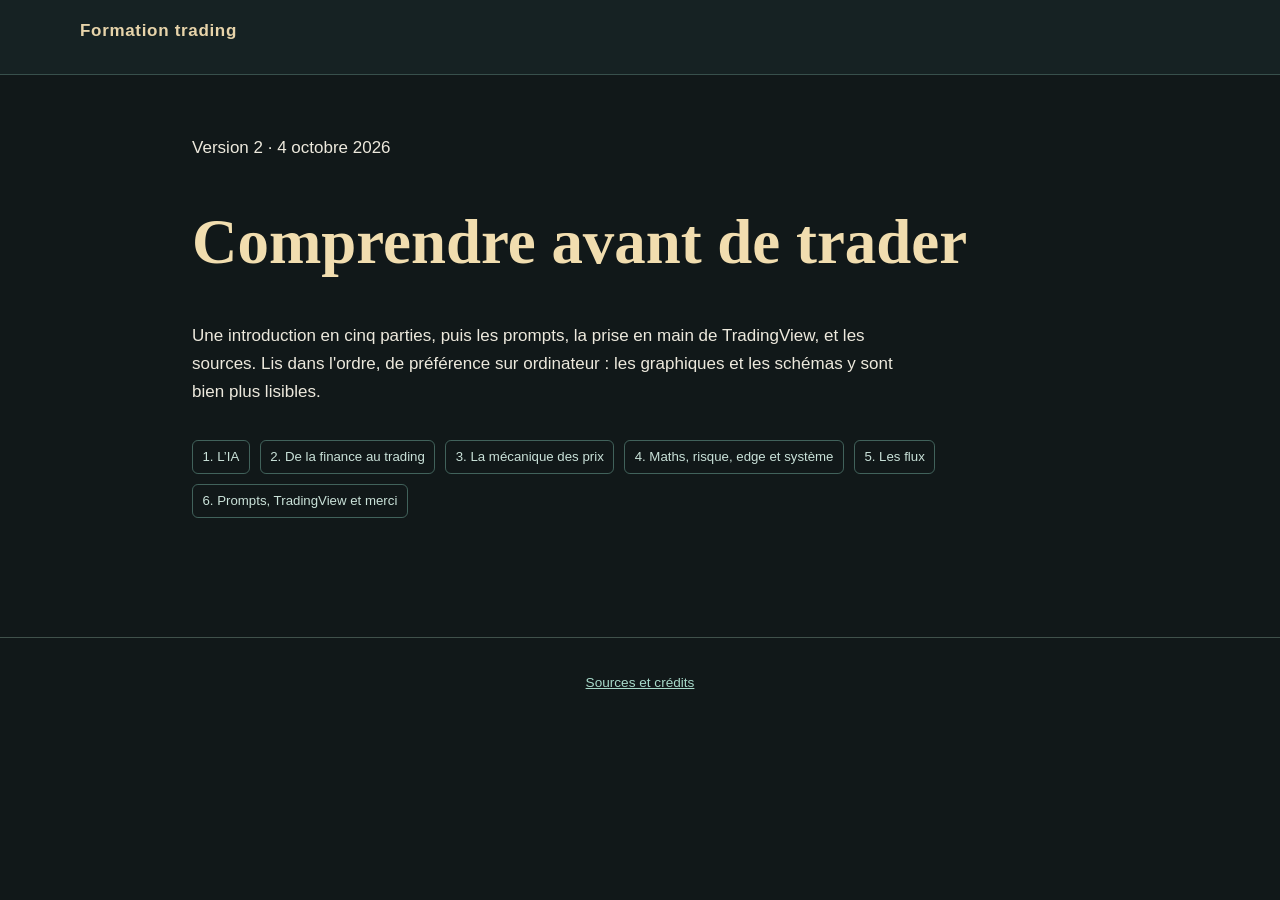
<file: index.html>
<!doctype html><html lang="fr"><head><meta charset="utf-8"><meta name="viewport" content="width=device-width, initial-scale=1"><title>Formation trading · Comprendre avant de trader</title><link rel="stylesheet" href="style.css"></head><body><header><span class="brand">Formation trading</span></header><main><p class="eyebrow">Version 2 · 4 octobre 2026</p><h1>Comprendre avant de trader</h1><p>Une introduction en cinq parties, puis les prompts, la prise en main de TradingView, et les sources. Lis dans l'ordre, de préférence sur ordinateur : les graphiques et les schémas y sont bien plus lisibles.</p><nav class="toc" aria-label="Sommaire"><a href="1.html" class="">1. L’IA</a><a href="2.html" class="">2. De la finance au trading</a><a href="3.html" class="">3. La mécanique des prix</a><a href="4.html" class="">4. Maths, risque, edge et système</a><a href="5.html" class="">5. Les flux</a><a href="6.html" >6. Prompts, TradingView et merci</a></nav></main><footer><a href="6.html#sources">Sources et crédits</a></footer></body></html>
</file>
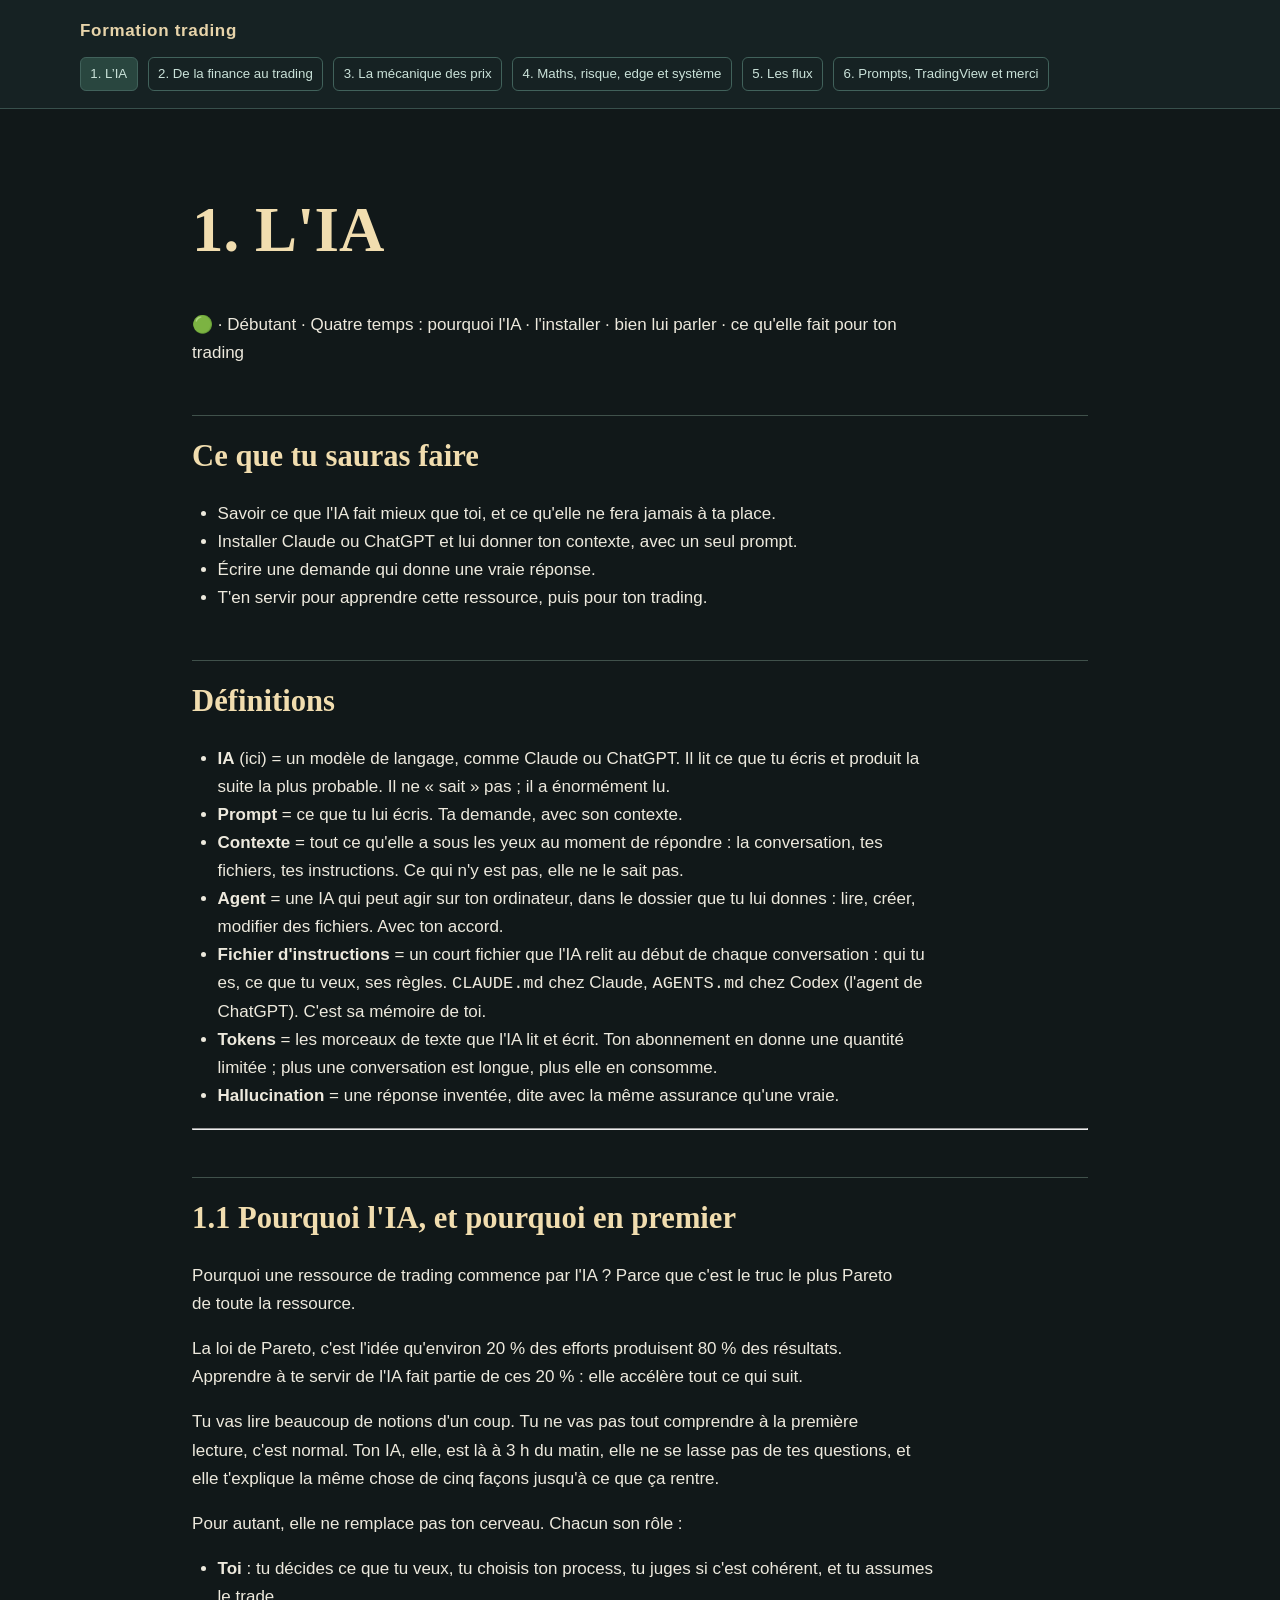
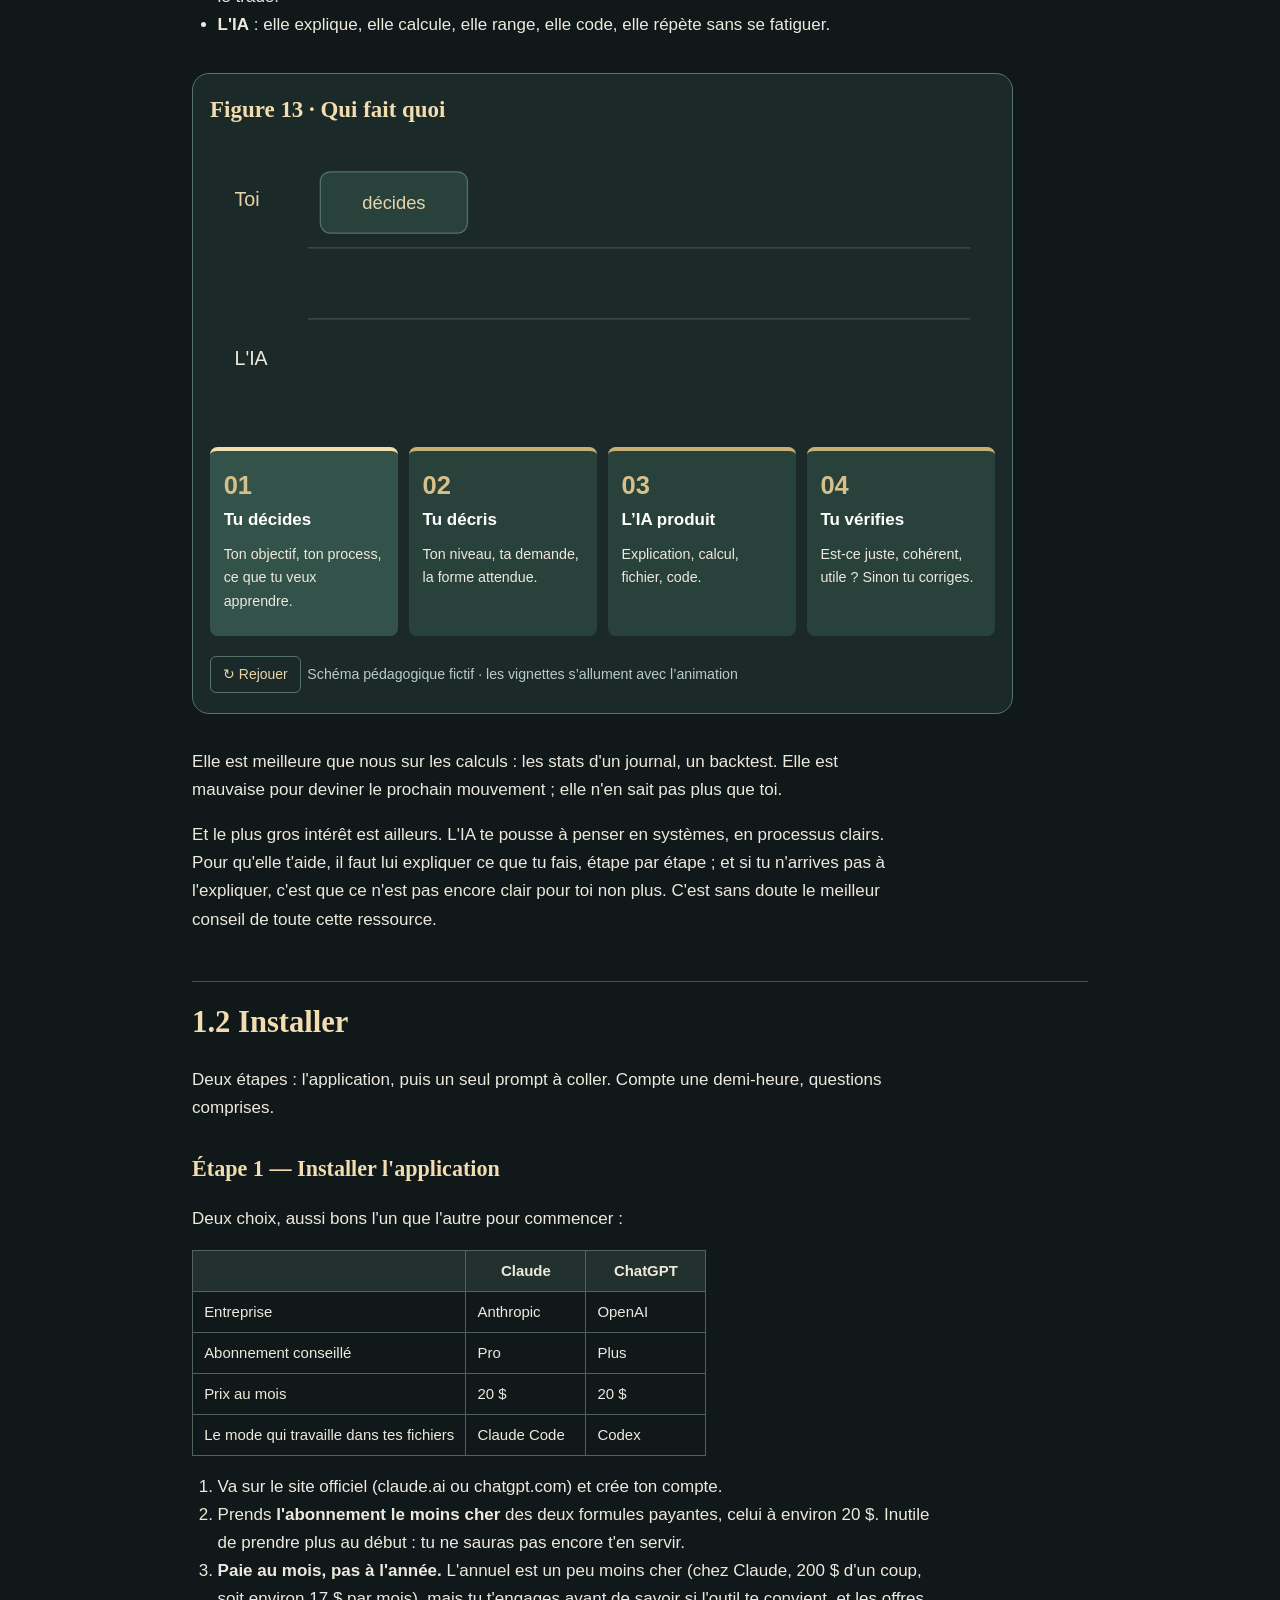
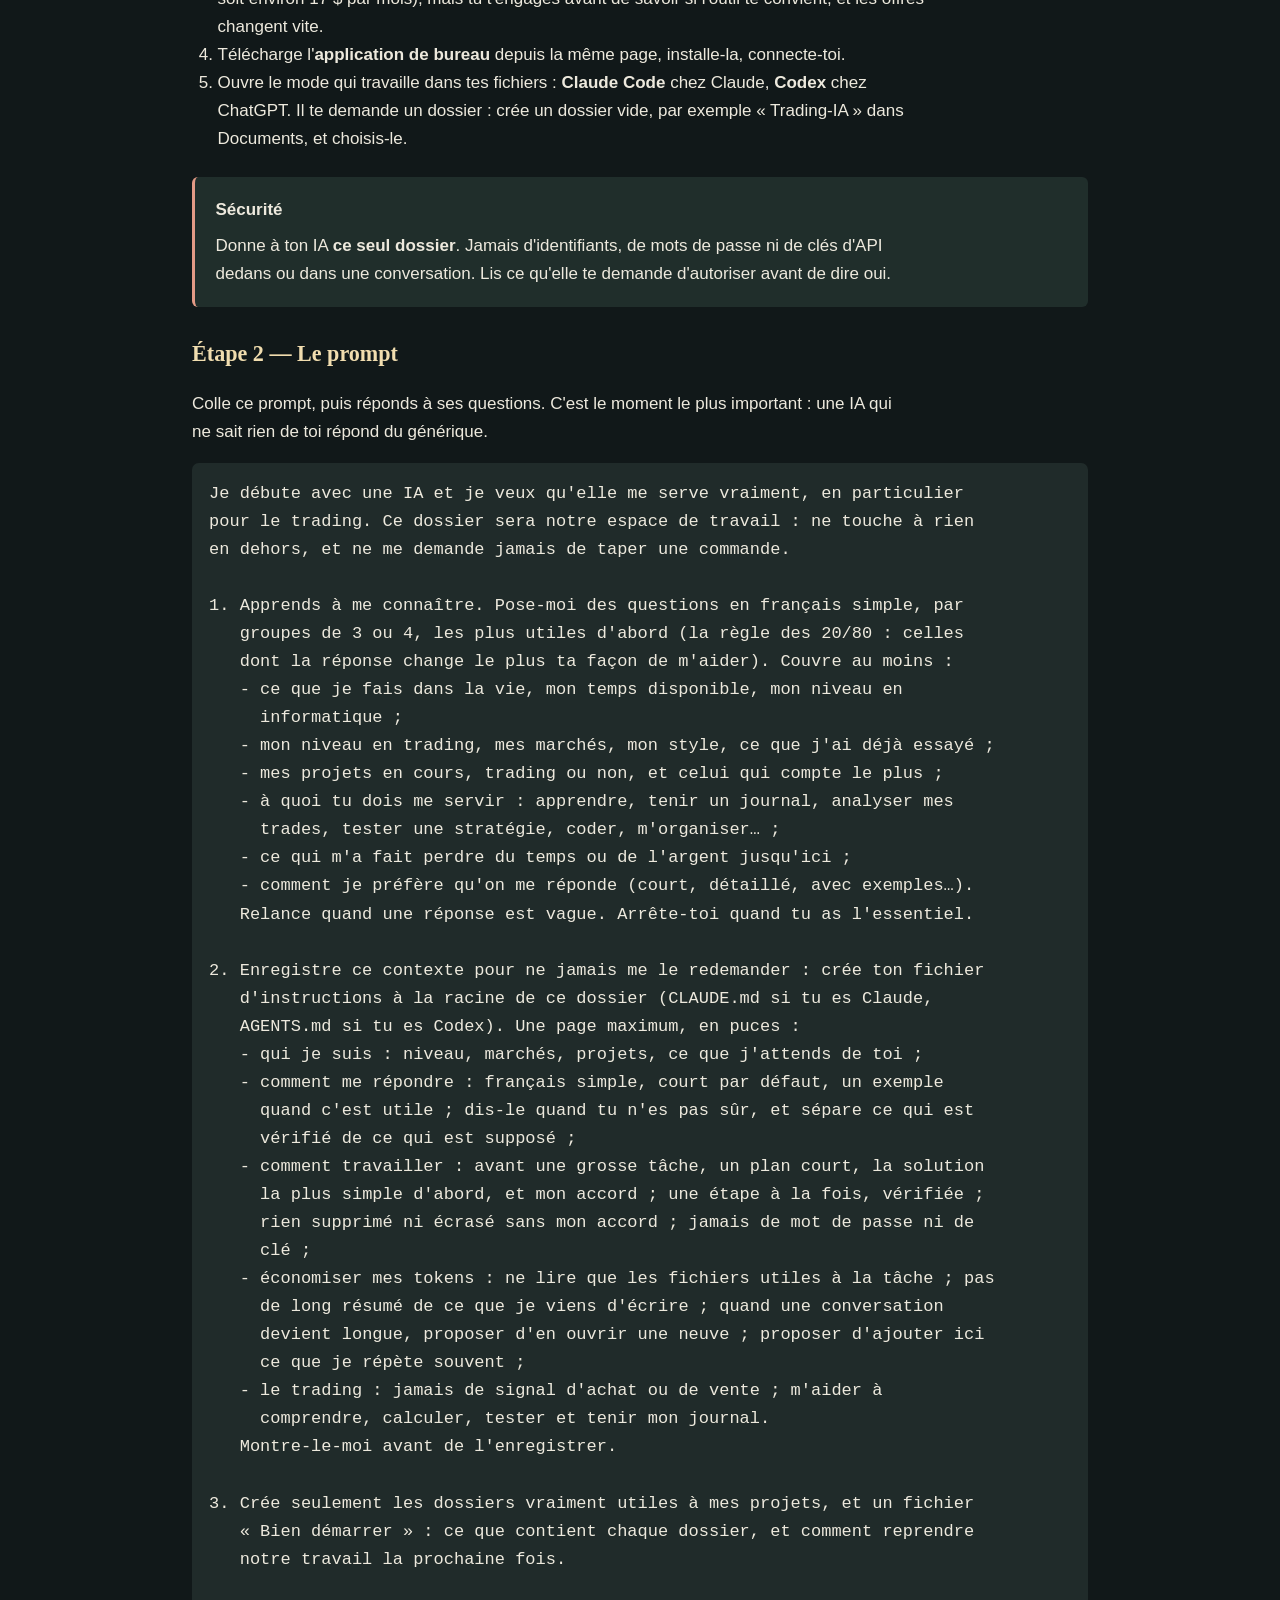
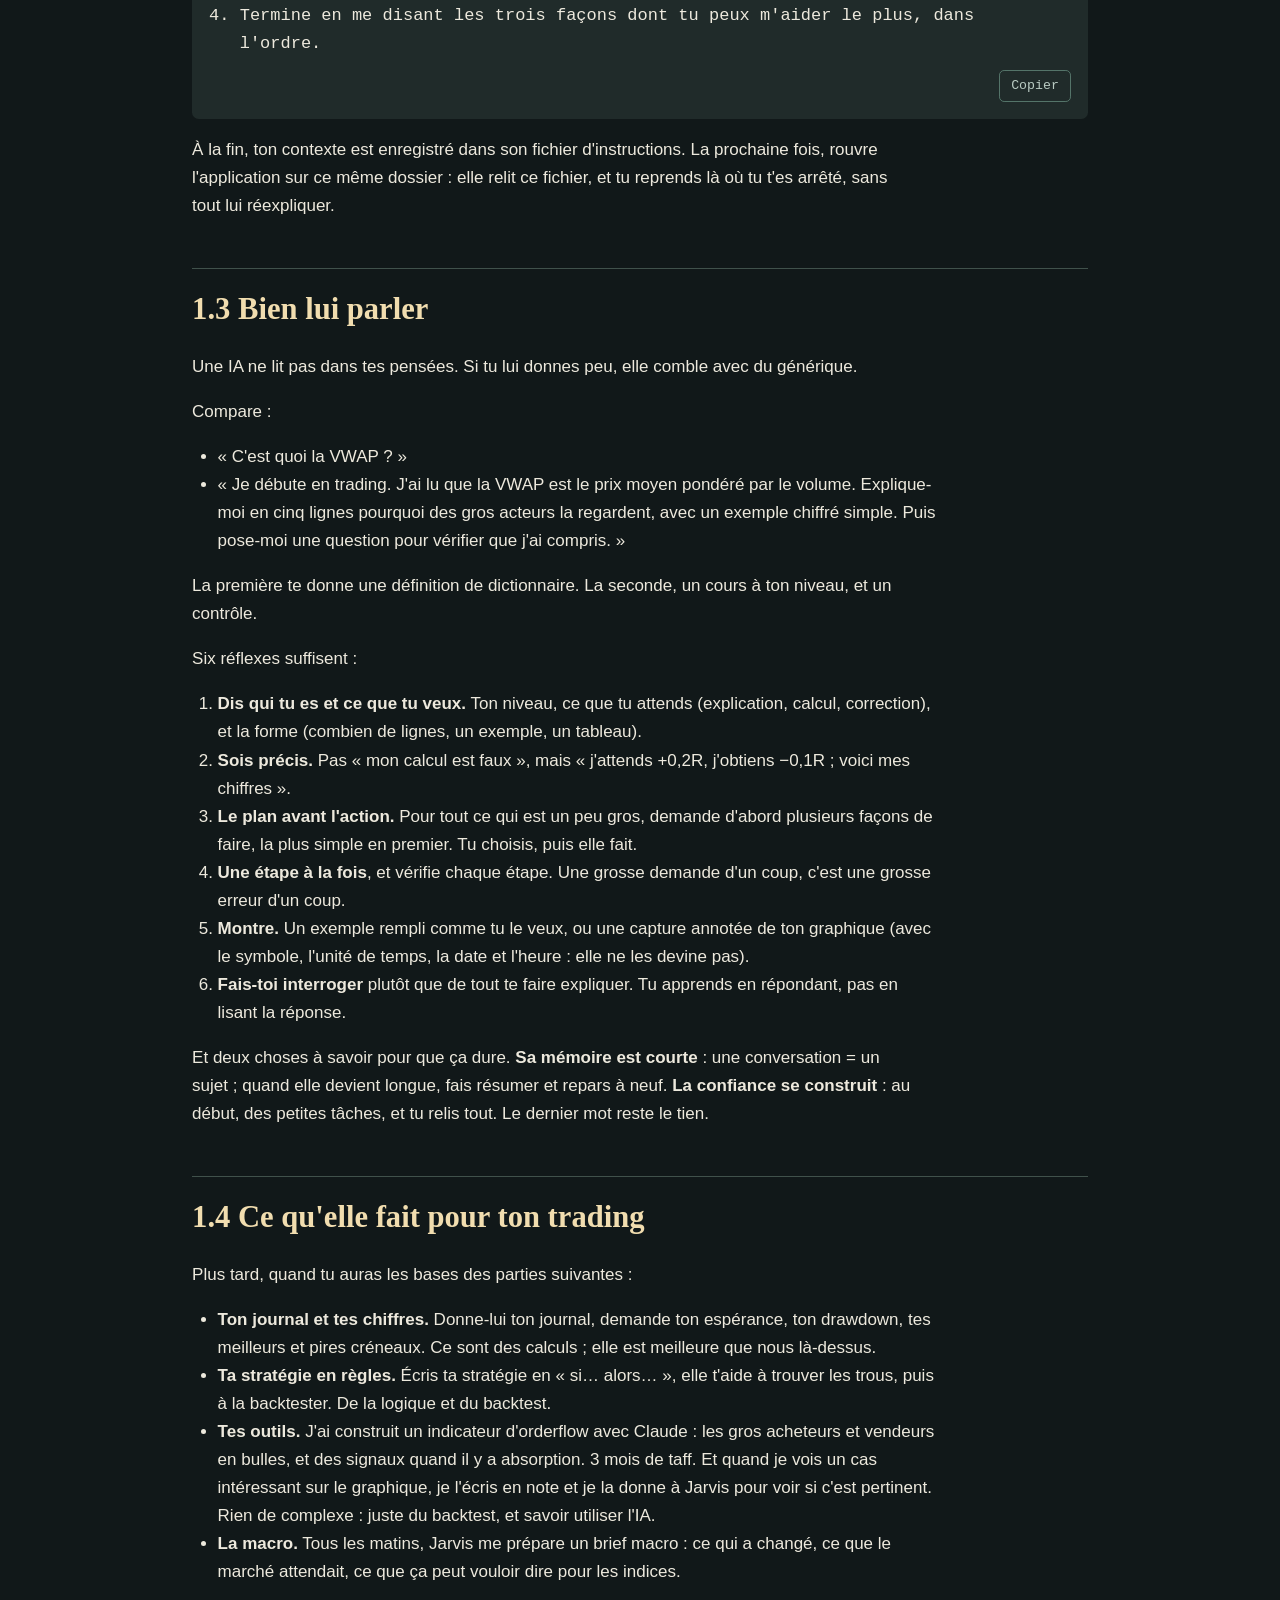
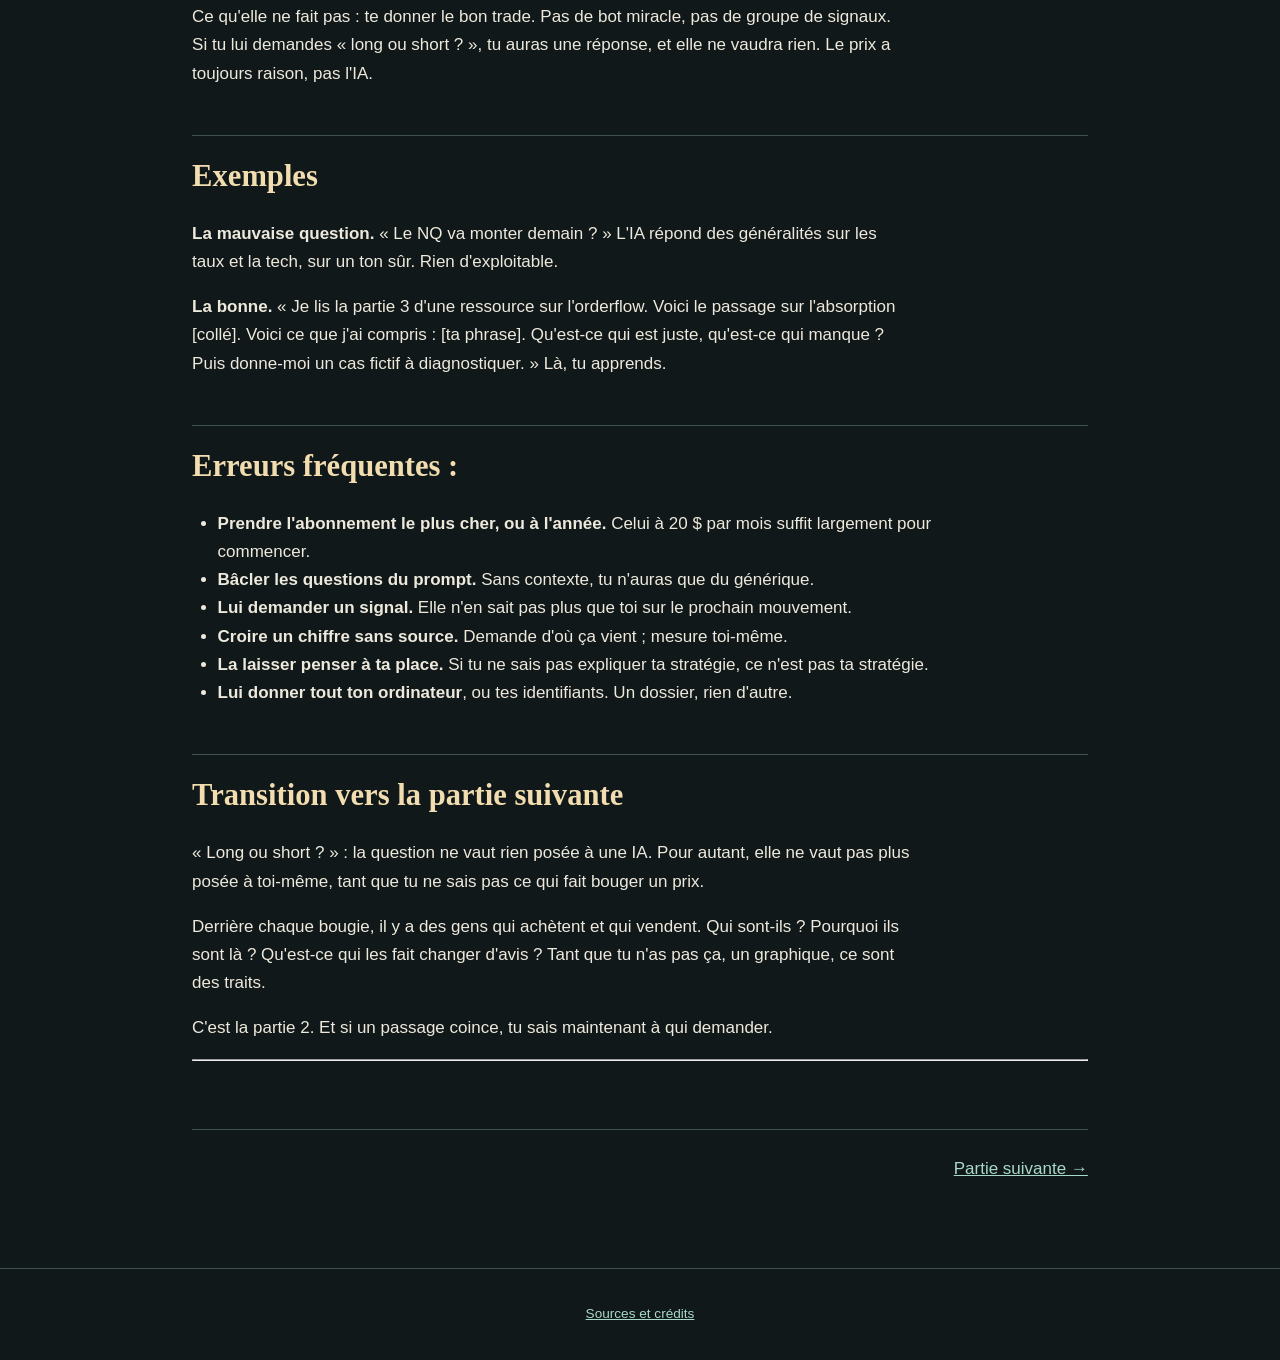
<file: 1.html>
<!doctype html><html lang="fr"><head><meta charset="utf-8"><meta name="viewport" content="width=device-width, initial-scale=1"><title>1. L’IA · Formation trading</title><link rel="stylesheet" href="style.css"></head><body><a class="skip" href="#contenu">Aller au contenu</a><header><a class="brand" href="index.html">Formation trading</a><nav aria-label="Sommaire"><a href="1.html" class="active">1. L’IA</a><a href="2.html" class="">2. De la finance au trading</a><a href="3.html" class="">3. La mécanique des prix</a><a href="4.html" class="">4. Maths, risque, edge et système</a><a href="5.html" class="">5. Les flux</a><a href="6.html" class="">6. Prompts, TradingView et merci</a></nav></header><main id="contenu"><h1>1. L'IA</h1>
<p>🟢 · Débutant · Quatre temps : pourquoi l'IA · l'installer · bien lui parler · ce qu'elle fait pour ton trading</p>
<h2>Ce que tu sauras faire</h2>
<ul>
<li>Savoir ce que l'IA fait mieux que toi, et ce qu'elle ne fera jamais à ta place.</li>
<li>Installer Claude ou ChatGPT et lui donner ton contexte, avec un seul prompt.</li>
<li>Écrire une demande qui donne une vraie réponse.</li>
<li>T'en servir pour apprendre cette ressource, puis pour ton trading.</li>
</ul>
<h2>Définitions</h2>
<ul>
<li><strong>IA</strong> (ici) = un modèle de langage, comme Claude ou ChatGPT. Il lit ce que tu écris et produit la suite la plus probable. Il ne « sait » pas ; il a énormément lu.</li>
<li><strong>Prompt</strong> = ce que tu lui écris. Ta demande, avec son contexte.</li>
<li><strong>Contexte</strong> = tout ce qu'elle a sous les yeux au moment de répondre : la conversation, tes fichiers, tes instructions. Ce qui n'y est pas, elle ne le sait pas.</li>
<li><strong>Agent</strong> = une IA qui peut agir sur ton ordinateur, dans le dossier que tu lui donnes : lire, créer, modifier des fichiers. Avec ton accord.</li>
<li><strong>Fichier d'instructions</strong> = un court fichier que l'IA relit au début de chaque conversation : qui tu es, ce que tu veux, ses règles. <code>CLAUDE.md</code> chez Claude, <code>AGENTS.md</code> chez Codex (l'agent de ChatGPT). C'est sa mémoire de toi.</li>
<li><strong>Tokens</strong> = les morceaux de texte que l'IA lit et écrit. Ton abonnement en donne une quantité limitée ; plus une conversation est longue, plus elle en consomme.</li>
<li><strong>Hallucination</strong> = une réponse inventée, dite avec la même assurance qu'une vraie.</li>
</ul>
<hr>
<h2>1.1 Pourquoi l'IA, et pourquoi en premier</h2>
<p>Pourquoi une ressource de trading commence par l'IA ? Parce que c'est le truc le plus Pareto de toute la ressource.</p>
<p>La loi de Pareto, c'est l'idée qu'environ 20 % des efforts produisent 80 % des résultats. Apprendre à te servir de l'IA fait partie de ces 20 % : elle accélère tout ce qui suit.</p>
<p>Tu vas lire beaucoup de notions d'un coup. Tu ne vas pas tout comprendre à la première lecture, c'est normal. Ton IA, elle, est là à 3 h du matin, elle ne se lasse pas de tes questions, et elle t'explique la même chose de cinq façons jusqu'à ce que ça rentre.</p>
<p>Pour autant, elle ne remplace pas ton cerveau. Chacun son rôle :</p>
<ul>
<li><strong>Toi</strong> : tu décides ce que tu veux, tu choisis ton process, tu juges si c'est cohérent, et tu assumes le trade.</li>
<li><strong>L'IA</strong> : elle explique, elle calcule, elle range, elle code, elle répète sans se fatiguer.</li>
</ul>
<figure id="figure-13" class="figure anim" data-state="4"><figcaption>Figure 13 · Qui fait quoi</figcaption><div class="scene-wrap"><svg class="scene" viewBox="0 0 640 240" role="img" aria-label="Tu décides et décris, l'IA produit, tu vérifies"><defs><marker id="fleche" viewBox="0 0 10 10" refX="9" refY="5" markerWidth="7" markerHeight="7" orient="auto-start-reverse"><path d="M0,0 L10,5 L0,10 z" class="tete"/></marker></defs><text x="20" y="58" class="or k1" font-size="16" text-anchor="start">Toi</text><text x="20" y="188" class="k1" font-size="16" text-anchor="start">L'IA</text><line x1="80" y1="92" x2="620" y2="92" class="grille k1"/><line x1="80" y1="150" x2="620" y2="150" class="grille k1"/><g class="k1"><rect x="90" y="30" width="120" height="50" rx="8" class="boite or"/><text x="150.0" y="60.0" class="or" font-size="15" text-anchor="middle">décides</text></g><g class="k2"><rect x="250" y="30" width="120" height="50" rx="8" class="boite or"/><text x="310.0" y="60.0" class="or" font-size="15" text-anchor="middle">décris</text></g><line x1="212" y1="55" x2="248" y2="55" class="fleche draw k2" marker-end="url(#fleche)" pathLength="1"/><line x1="330" y1="82" x2="380" y2="158" class="fleche draw k3" marker-end="url(#fleche)" pathLength="1"/><g class="k3"><rect x="360" y="160" width="120" height="50" rx="8" class="boite "/><text x="420.0" y="190.0" class="" font-size="15" text-anchor="middle">produit</text></g><line x1="482" y1="170" x2="510" y2="82" class="fleche draw k4" marker-end="url(#fleche)" pathLength="1"/><g class="k4"><rect x="490" y="30" width="120" height="50" rx="8" class="boite or"/><text x="550.0" y="60.0" class="or" font-size="15" text-anchor="middle">vérifies</text></g><path d="M550,28 C550,4 310,4 310,28" class="retour draw k4" pathLength="1" fill="none" marker-end="url(#fleche)"/><text x="430" y="50" class="doux k4" font-size="12" text-anchor="middle">sinon tu corriges</text></svg></div><ol><li><span class="step">01</span><strong>Tu décides</strong><p>Ton objectif, ton process, ce que tu veux apprendre.</p></li><li><span class="step">02</span><strong>Tu décris</strong><p>Ton niveau, ta demande, la forme attendue.</p></li><li><span class="step">03</span><strong>L’IA produit</strong><p>Explication, calcul, fichier, code.</p></li><li><span class="step">04</span><strong>Tu vérifies</strong><p>Est-ce juste, cohérent, utile ? Sinon tu corriges.</p></li></ol><button type="button" class="rejouer">↻ Rejouer</button><small>Schéma pédagogique fictif · les vignettes s’allument avec l’animation</small></figure>
<p>Elle est meilleure que nous sur les calculs : les stats d'un journal, un backtest. Elle est mauvaise pour deviner le prochain mouvement ; elle n'en sait pas plus que toi.</p>
<p>Et le plus gros intérêt est ailleurs. L'IA te pousse à penser en systèmes, en processus clairs. Pour qu'elle t'aide, il faut lui expliquer ce que tu fais, étape par étape ; et si tu n'arrives pas à l'expliquer, c'est que ce n'est pas encore clair pour toi non plus. C'est sans doute le meilleur conseil de toute cette ressource.</p>
<h2>1.2 Installer</h2>
<p>Deux étapes : l'application, puis un seul prompt à coller. Compte une demi-heure, questions comprises.</p>
<h3>Étape 1 — Installer l'application</h3>
<p>Deux choix, aussi bons l'un que l'autre pour commencer :</p>
<table><tbody>
<tr><th></th><th>Claude</th><th>ChatGPT</th></tr>
<tr><td>Entreprise</td><td>Anthropic</td><td>OpenAI</td></tr>
<tr><td>Abonnement conseillé</td><td>Pro</td><td>Plus</td></tr>
<tr><td>Prix au mois</td><td>20 $</td><td>20 $</td></tr>
<tr><td>Le mode qui travaille dans tes fichiers</td><td>Claude Code</td><td>Codex</td></tr>
</tbody></table>
<ol>
<li>Va sur le site officiel (claude.ai ou chatgpt.com) et crée ton compte.</li>
<li>Prends <strong>l'abonnement le moins cher</strong> des deux formules payantes, celui à environ 20 $. Inutile de prendre plus au début : tu ne sauras pas encore t'en servir.</li>
<li><strong>Paie au mois, pas à l'année.</strong> L'annuel est un peu moins cher (chez Claude, 200 $ d'un coup, soit environ 17 $ par mois), mais tu t'engages avant de savoir si l'outil te convient, et les offres changent vite.</li>
<li>Télécharge l'<strong>application de bureau</strong> depuis la même page, installe-la, connecte-toi.</li>
<li>Ouvre le mode qui travaille dans tes fichiers : <strong>Claude Code</strong> chez Claude, <strong>Codex</strong> chez ChatGPT. Il te demande un dossier : crée un dossier vide, par exemple « Trading-IA » dans Documents, et choisis-le.</li>
</ol>
<aside class="callout callout-warning">
<p><strong>Sécurité</strong></p>
<p>Donne à ton IA <strong>ce seul dossier</strong>. Jamais d'identifiants, de mots de passe ni de clés d'API dedans ou dans une conversation. Lis ce qu'elle te demande d'autoriser avant de dire oui.</p>
</aside>
<h3>Étape 2 — Le prompt</h3>
<p>Colle ce prompt, puis réponds à ses questions. C'est le moment le plus important : une IA qui ne sait rien de toi répond du générique.</p>
<pre><code>Je débute avec une IA et je veux qu&#x27;elle me serve vraiment, en particulier
pour le trading. Ce dossier sera notre espace de travail : ne touche à rien
en dehors, et ne me demande jamais de taper une commande.

1. Apprends à me connaître. Pose-moi des questions en français simple, par
   groupes de 3 ou 4, les plus utiles d&#x27;abord (la règle des 20/80 : celles
   dont la réponse change le plus ta façon de m&#x27;aider). Couvre au moins :
   - ce que je fais dans la vie, mon temps disponible, mon niveau en
     informatique ;
   - mon niveau en trading, mes marchés, mon style, ce que j&#x27;ai déjà essayé ;
   - mes projets en cours, trading ou non, et celui qui compte le plus ;
   - à quoi tu dois me servir : apprendre, tenir un journal, analyser mes
     trades, tester une stratégie, coder, m&#x27;organiser… ;
   - ce qui m&#x27;a fait perdre du temps ou de l&#x27;argent jusqu&#x27;ici ;
   - comment je préfère qu&#x27;on me réponde (court, détaillé, avec exemples…).
   Relance quand une réponse est vague. Arrête-toi quand tu as l&#x27;essentiel.

2. Enregistre ce contexte pour ne jamais me le redemander : crée ton fichier
   d&#x27;instructions à la racine de ce dossier (CLAUDE.md si tu es Claude,
   AGENTS.md si tu es Codex). Une page maximum, en puces :
   - qui je suis : niveau, marchés, projets, ce que j&#x27;attends de toi ;
   - comment me répondre : français simple, court par défaut, un exemple
     quand c&#x27;est utile ; dis-le quand tu n&#x27;es pas sûr, et sépare ce qui est
     vérifié de ce qui est supposé ;
   - comment travailler : avant une grosse tâche, un plan court, la solution
     la plus simple d&#x27;abord, et mon accord ; une étape à la fois, vérifiée ;
     rien supprimé ni écrasé sans mon accord ; jamais de mot de passe ni de
     clé ;
   - économiser mes tokens : ne lire que les fichiers utiles à la tâche ; pas
     de long résumé de ce que je viens d&#x27;écrire ; quand une conversation
     devient longue, proposer d&#x27;en ouvrir une neuve ; proposer d&#x27;ajouter ici
     ce que je répète souvent ;
   - le trading : jamais de signal d&#x27;achat ou de vente ; m&#x27;aider à
     comprendre, calculer, tester et tenir mon journal.
   Montre-le-moi avant de l&#x27;enregistrer.

3. Crée seulement les dossiers vraiment utiles à mes projets, et un fichier
   « Bien démarrer » : ce que contient chaque dossier, et comment reprendre
   notre travail la prochaine fois.

4. Termine en me disant les trois façons dont tu peux m&#x27;aider le plus, dans
   l&#x27;ordre.</code><button type="button" class="copy-code">Copier</button></pre>
<p>À la fin, ton contexte est enregistré dans son fichier d'instructions. La prochaine fois, rouvre l'application sur ce même dossier : elle relit ce fichier, et tu reprends là où tu t'es arrêté, sans tout lui réexpliquer.</p>
<h2>1.3 Bien lui parler</h2>
<p>Une IA ne lit pas dans tes pensées. Si tu lui donnes peu, elle comble avec du générique.</p>
<p>Compare :</p>
<ul>
<li>« C'est quoi la VWAP ? »</li>
<li>« Je débute en trading. J'ai lu que la VWAP est le prix moyen pondéré par le volume. Explique-moi en cinq lignes pourquoi des gros acteurs la regardent, avec un exemple chiffré simple. Puis pose-moi une question pour vérifier que j'ai compris. »</li>
</ul>
<p>La première te donne une définition de dictionnaire. La seconde, un cours à ton niveau, et un contrôle.</p>
<p>Six réflexes suffisent :</p>
<ol>
<li><strong>Dis qui tu es et ce que tu veux.</strong> Ton niveau, ce que tu attends (explication, calcul, correction), et la forme (combien de lignes, un exemple, un tableau).</li>
<li><strong>Sois précis.</strong> Pas « mon calcul est faux », mais « j'attends +0,2R, j'obtiens −0,1R ; voici mes chiffres ».</li>
<li><strong>Le plan avant l'action.</strong> Pour tout ce qui est un peu gros, demande d'abord plusieurs façons de faire, la plus simple en premier. Tu choisis, puis elle fait.</li>
<li><strong>Une étape à la fois</strong>, et vérifie chaque étape. Une grosse demande d'un coup, c'est une grosse erreur d'un coup.</li>
<li><strong>Montre.</strong> Un exemple rempli comme tu le veux, ou une capture annotée de ton graphique (avec le symbole, l'unité de temps, la date et l'heure : elle ne les devine pas).</li>
<li><strong>Fais-toi interroger</strong> plutôt que de tout te faire expliquer. Tu apprends en répondant, pas en lisant la réponse.</li>
</ol>
<p>Et deux choses à savoir pour que ça dure. <strong>Sa mémoire est courte</strong> : une conversation = un sujet ; quand elle devient longue, fais résumer et repars à neuf. <strong>La confiance se construit</strong> : au début, des petites tâches, et tu relis tout. Le dernier mot reste le tien.</p>
<h2>1.4 Ce qu'elle fait pour ton trading</h2>
<p>Plus tard, quand tu auras les bases des parties suivantes :</p>
<ul>
<li><strong>Ton journal et tes chiffres.</strong> Donne-lui ton journal, demande ton espérance, ton drawdown, tes meilleurs et pires créneaux. Ce sont des calculs ; elle est meilleure que nous là-dessus.</li>
<li><strong>Ta stratégie en règles.</strong> Écris ta stratégie en « si… alors… », elle t'aide à trouver les trous, puis à la backtester. De la logique et du backtest.</li>
<li><strong>Tes outils.</strong> J'ai construit un indicateur d'orderflow avec Claude : les gros acheteurs et vendeurs en bulles, et des signaux quand il y a absorption. 3 mois de taff. Et quand je vois un cas intéressant sur le graphique, je l'écris en note et je la donne à Jarvis pour voir si c'est pertinent. Rien de complexe : juste du backtest, et savoir utiliser l'IA.</li>
<li><strong>La macro.</strong> Tous les matins, Jarvis me prépare un brief macro : ce qui a changé, ce que le marché attendait, ce que ça peut vouloir dire pour les indices.</li>
</ul>
<p>Ce qu'elle ne fait pas : te donner le bon trade. Pas de bot miracle, pas de groupe de signaux. Si tu lui demandes « long ou short ? », tu auras une réponse, et elle ne vaudra rien. Le prix a toujours raison, pas l'IA.</p>
<h2>Exemples</h2>
<p><strong>La mauvaise question.</strong> « Le NQ va monter demain ? » L'IA répond des généralités sur les taux et la tech, sur un ton sûr. Rien d'exploitable.</p>
<p><strong>La bonne.</strong> « Je lis la partie 3 d'une ressource sur l'orderflow. Voici le passage sur l'absorption [collé]. Voici ce que j'ai compris : [ta phrase]. Qu'est-ce qui est juste, qu'est-ce qui manque ? Puis donne-moi un cas fictif à diagnostiquer. » Là, tu apprends.</p>
<h2>Erreurs fréquentes :</h2>
<ul>
<li><strong>Prendre l'abonnement le plus cher, ou à l'année.</strong> Celui à 20 $ par mois suffit largement pour commencer.</li>
<li><strong>Bâcler les questions du prompt.</strong> Sans contexte, tu n'auras que du générique.</li>
<li><strong>Lui demander un signal.</strong> Elle n'en sait pas plus que toi sur le prochain mouvement.</li>
<li><strong>Croire un chiffre sans source.</strong> Demande d'où ça vient ; mesure toi-même.</li>
<li><strong>La laisser penser à ta place.</strong> Si tu ne sais pas expliquer ta stratégie, ce n'est pas ta stratégie.</li>
<li><strong>Lui donner tout ton ordinateur</strong>, ou tes identifiants. Un dossier, rien d'autre.</li>
</ul>
<h2>Transition vers la partie suivante</h2>
<p>« Long ou short ? » : la question ne vaut rien posée à une IA. Pour autant, elle ne vaut pas plus posée à toi-même, tant que tu ne sais pas ce qui fait bouger un prix.</p>
<p>Derrière chaque bougie, il y a des gens qui achètent et qui vendent. Qui sont-ils ? Pourquoi ils sont là ? Qu'est-ce qui les fait changer d'avis ? Tant que tu n'as pas ça, un graphique, ce sont des traits.</p>
<p>C'est la partie 2. Et si un passage coince, tu sais maintenant à qui demander.</p>
<hr>
<div class="pager"><span></span><a href="2.html">Partie suivante →</a></div></main><footer><a href="6.html#sources">Sources et crédits</a></footer><script src="anim.js" defer></script><script>
document.querySelectorAll('.copy-code').forEach(button => {
  button.addEventListener('click', async () => {
    try {
      await navigator.clipboard.writeText(button.parentElement.querySelector('code').textContent);
      button.textContent = 'Copié';
      setTimeout(() => { button.textContent = 'Copier'; }, 1600);
    } catch (error) {
      button.textContent = 'Copie indisponible';
      setTimeout(() => { button.textContent = 'Copier'; }, 1600);
    }
  });
});
</script></body></html>
</file>
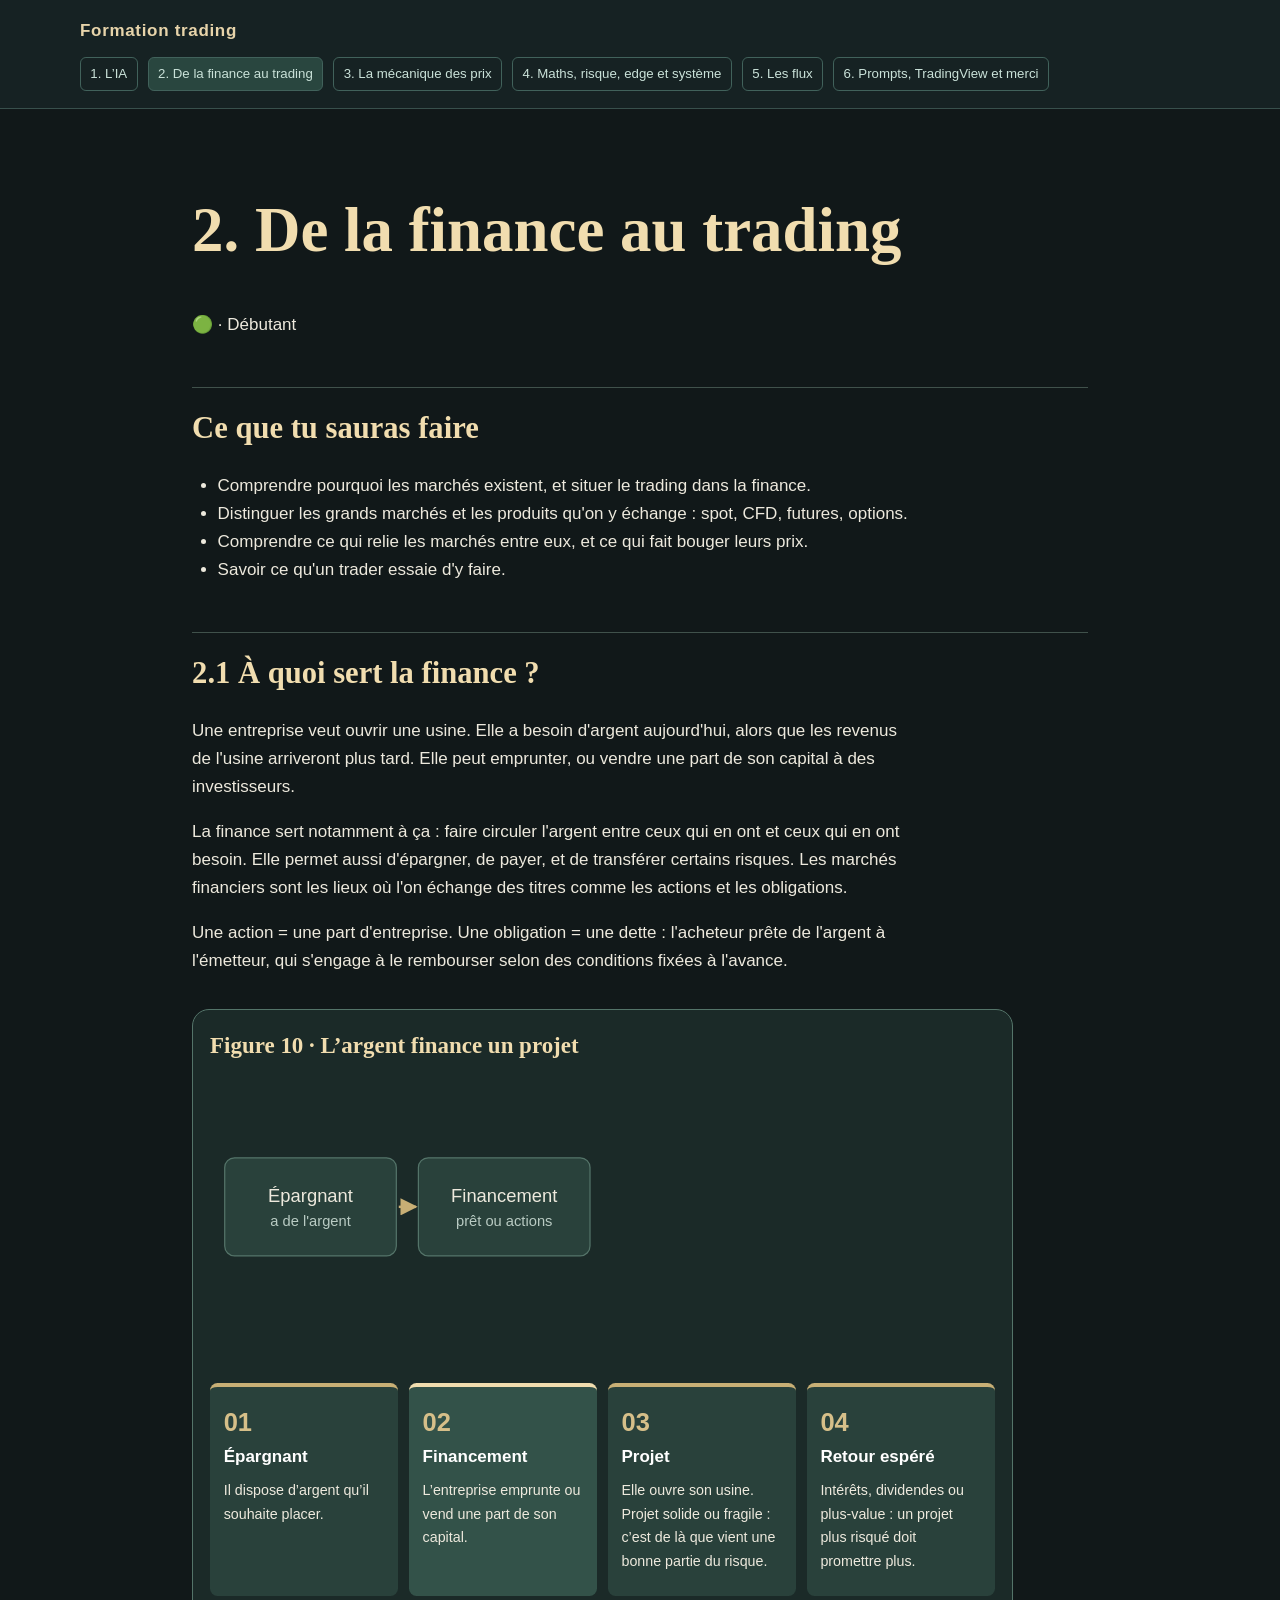
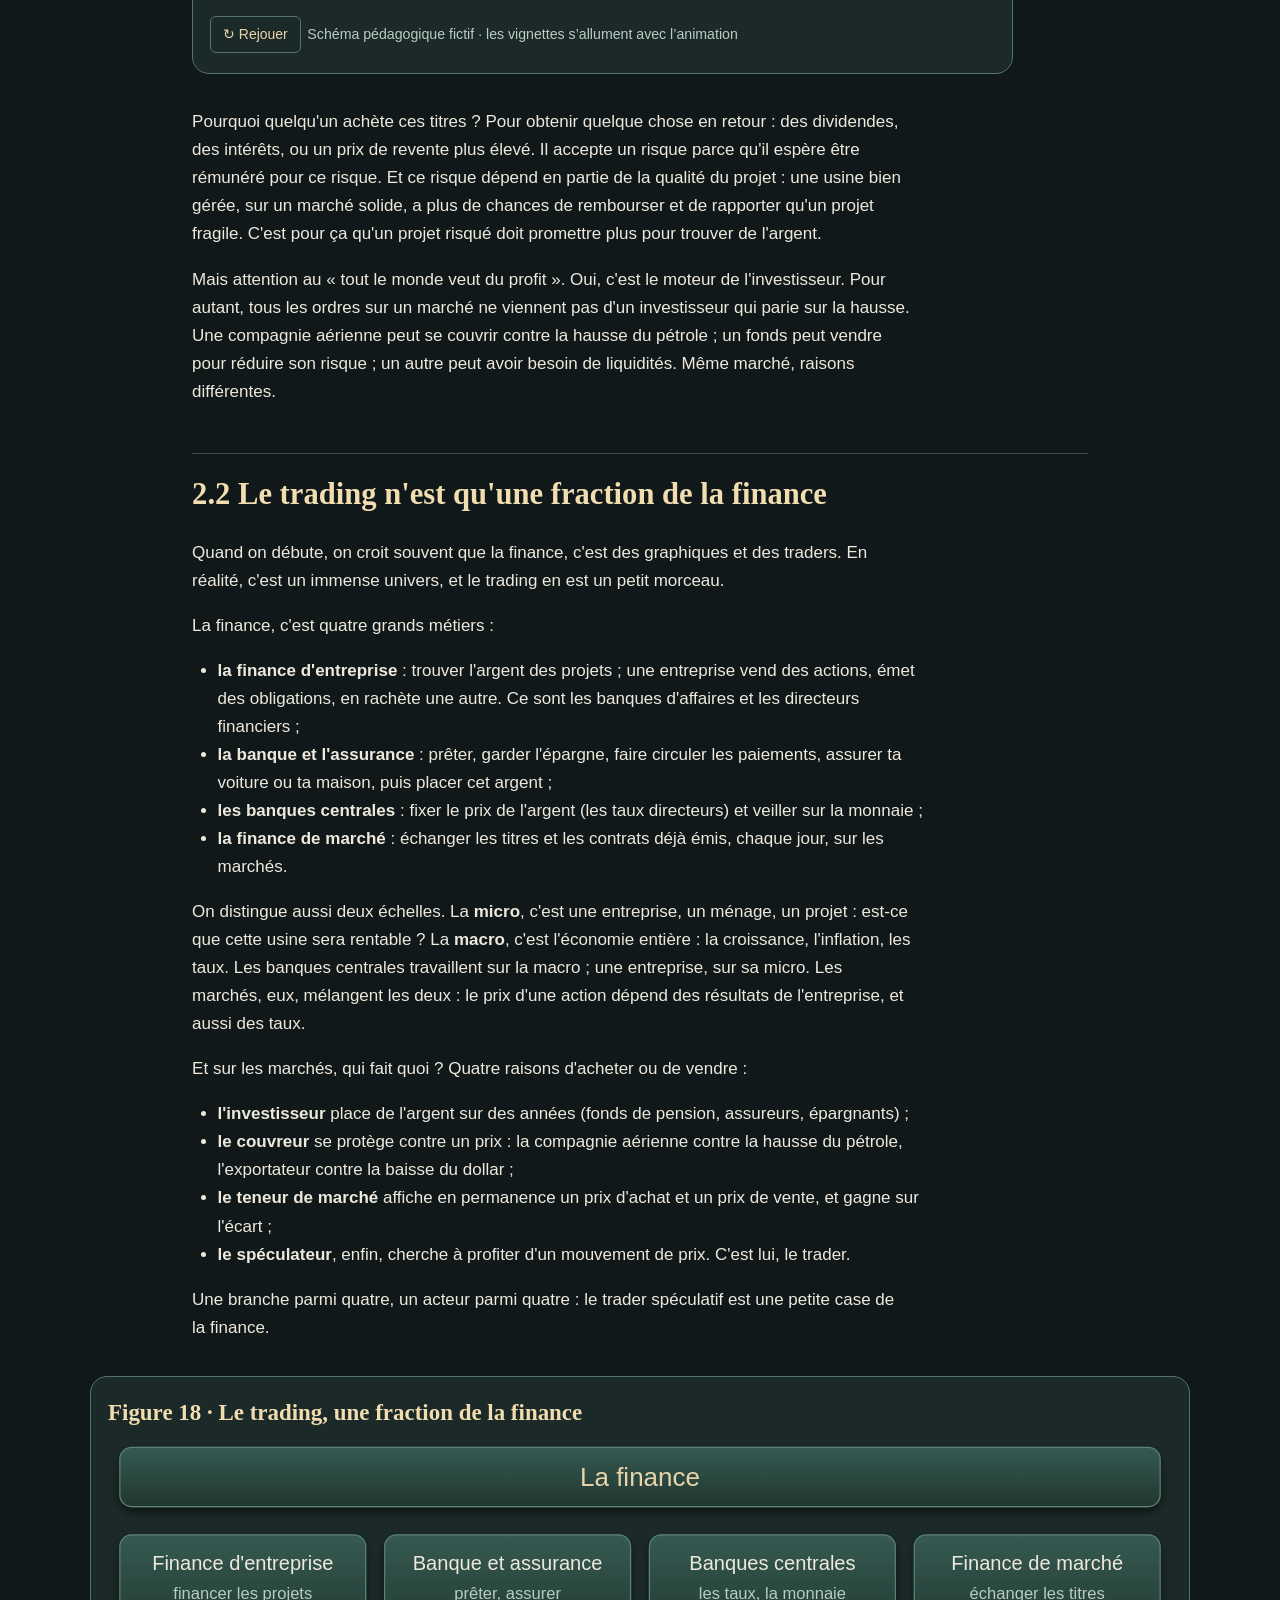
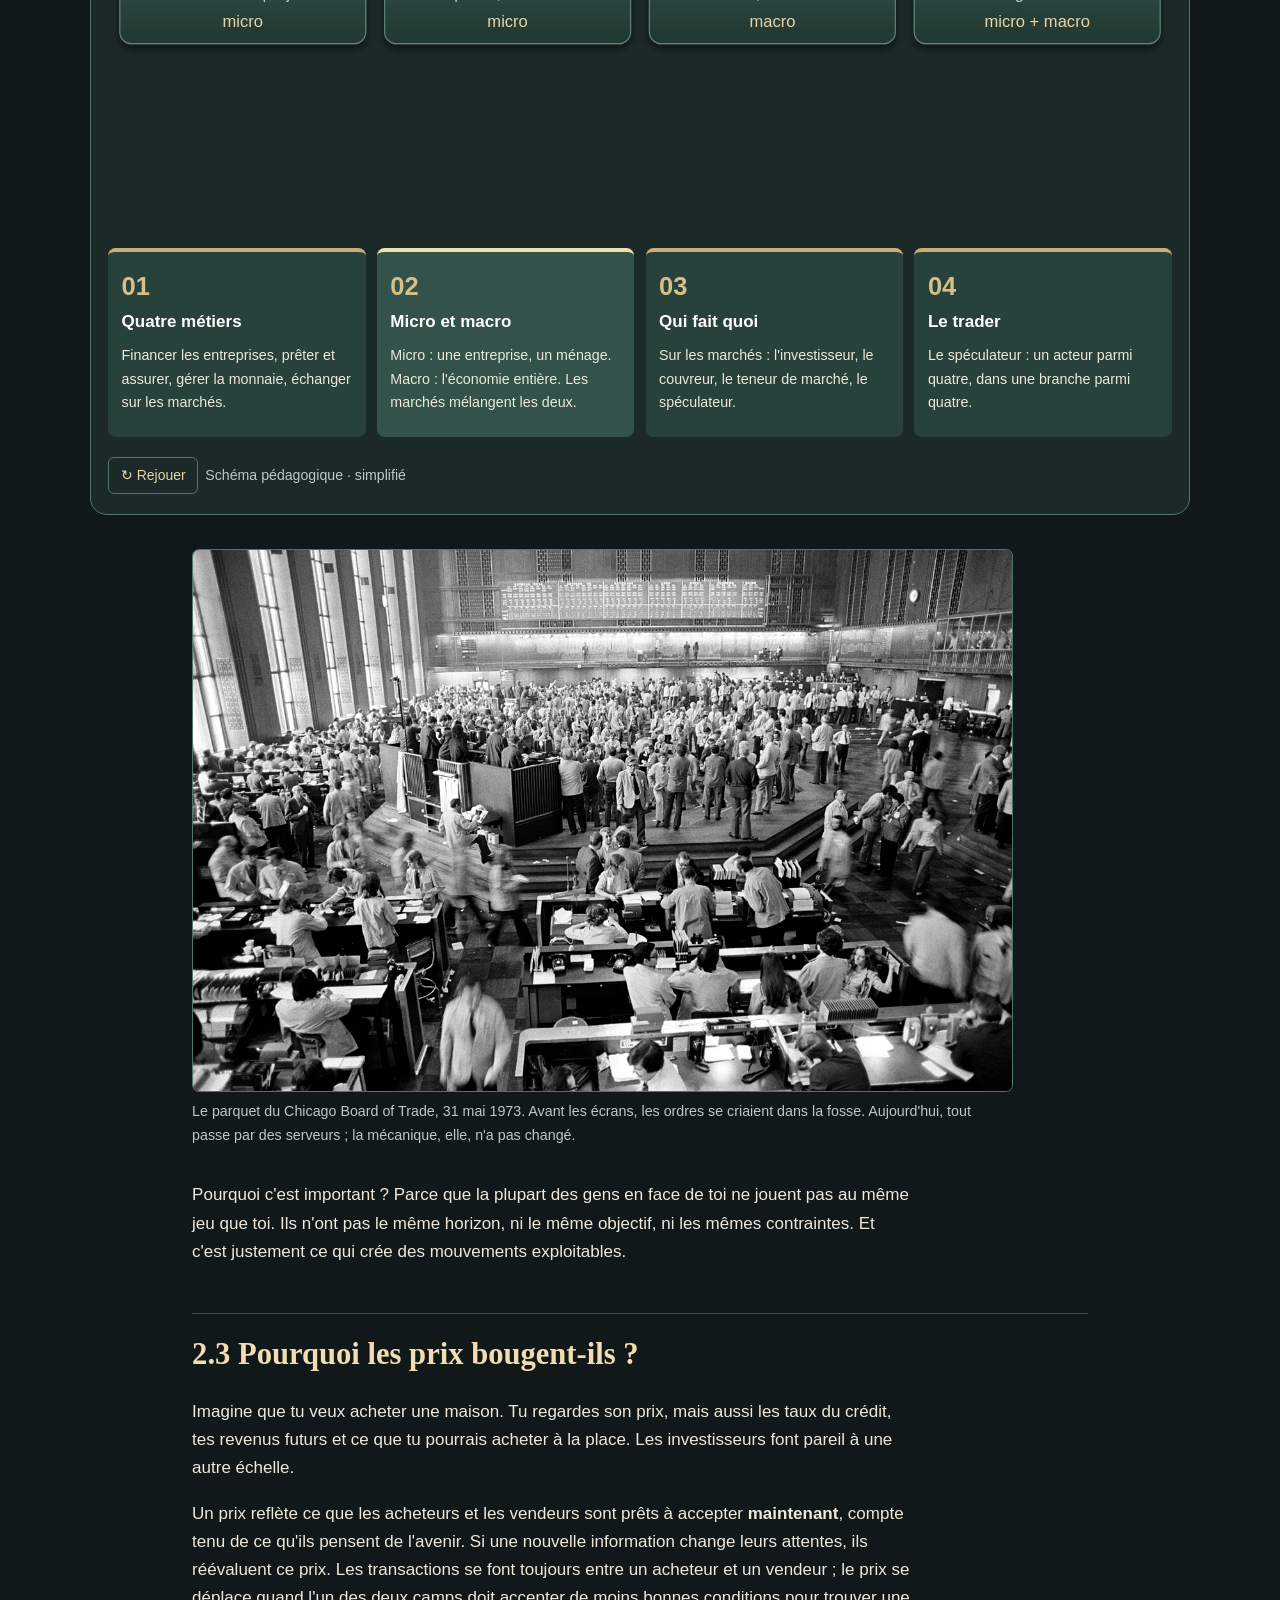
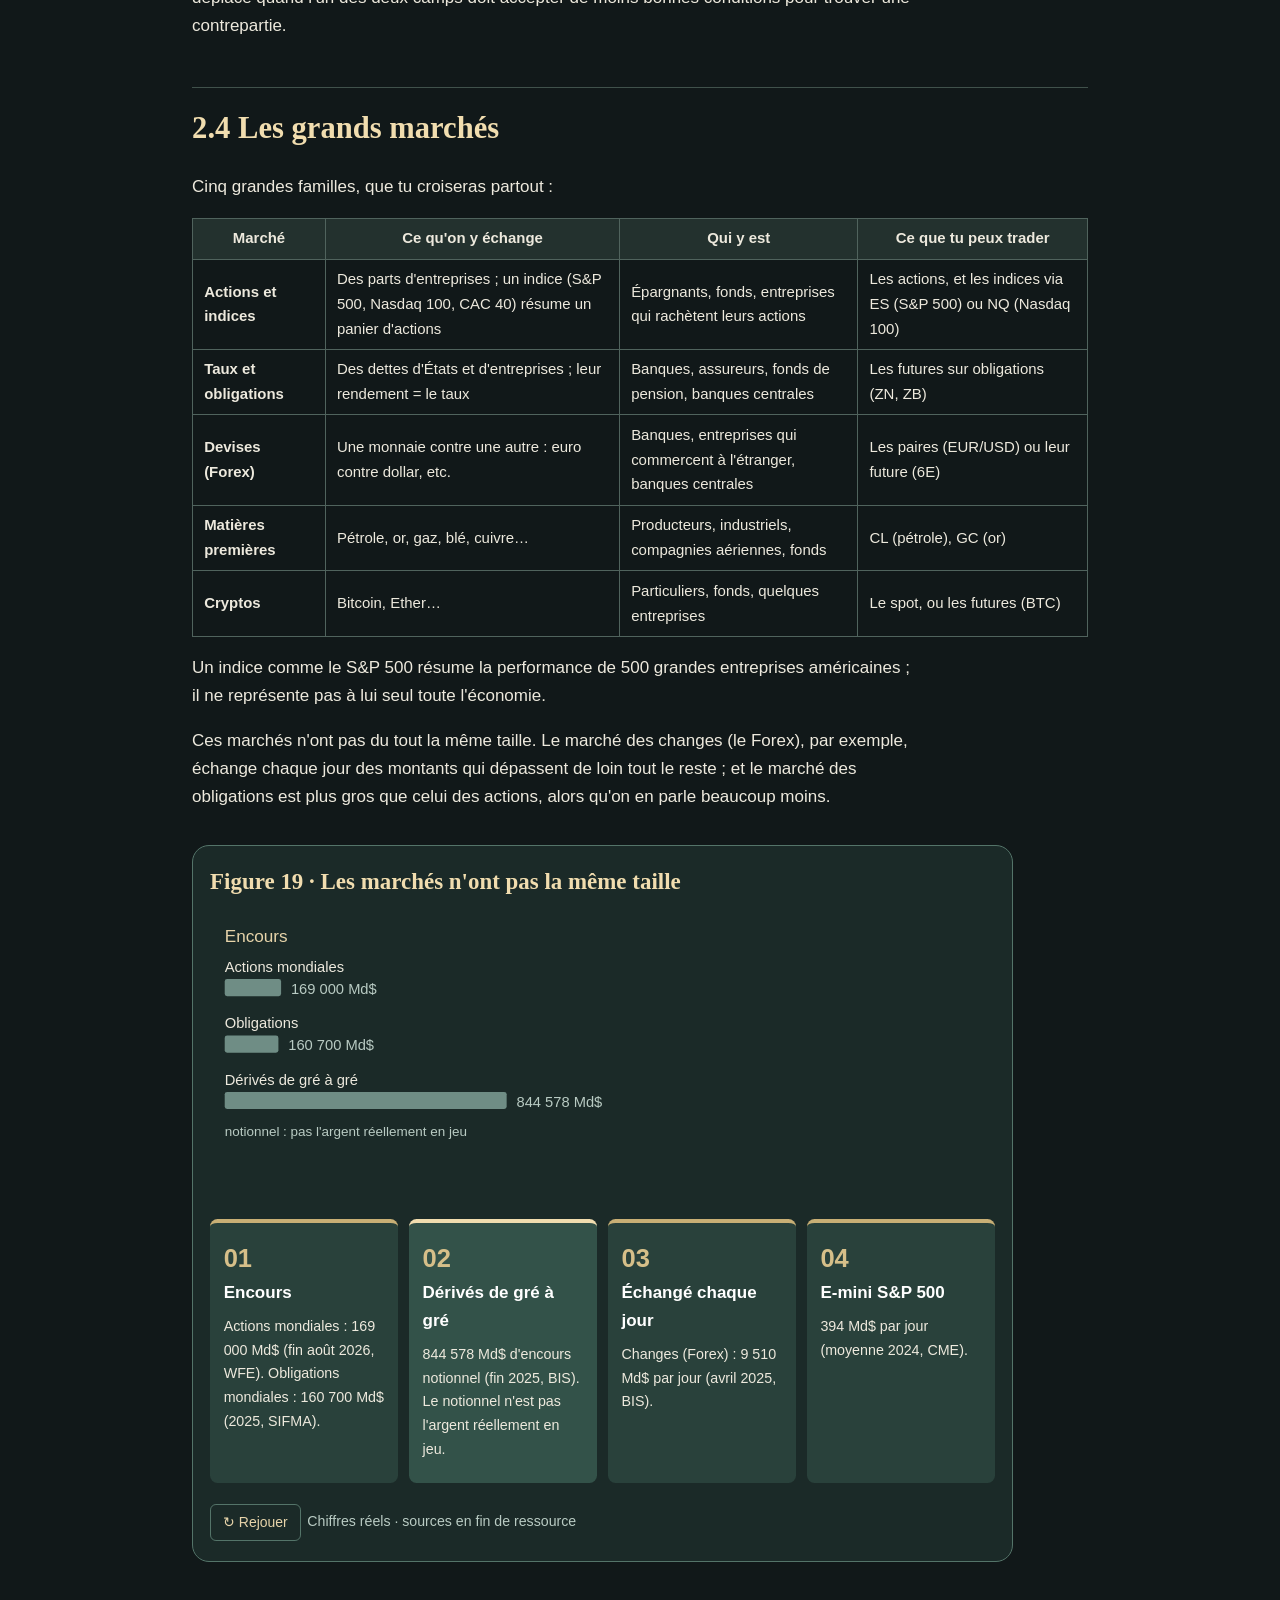
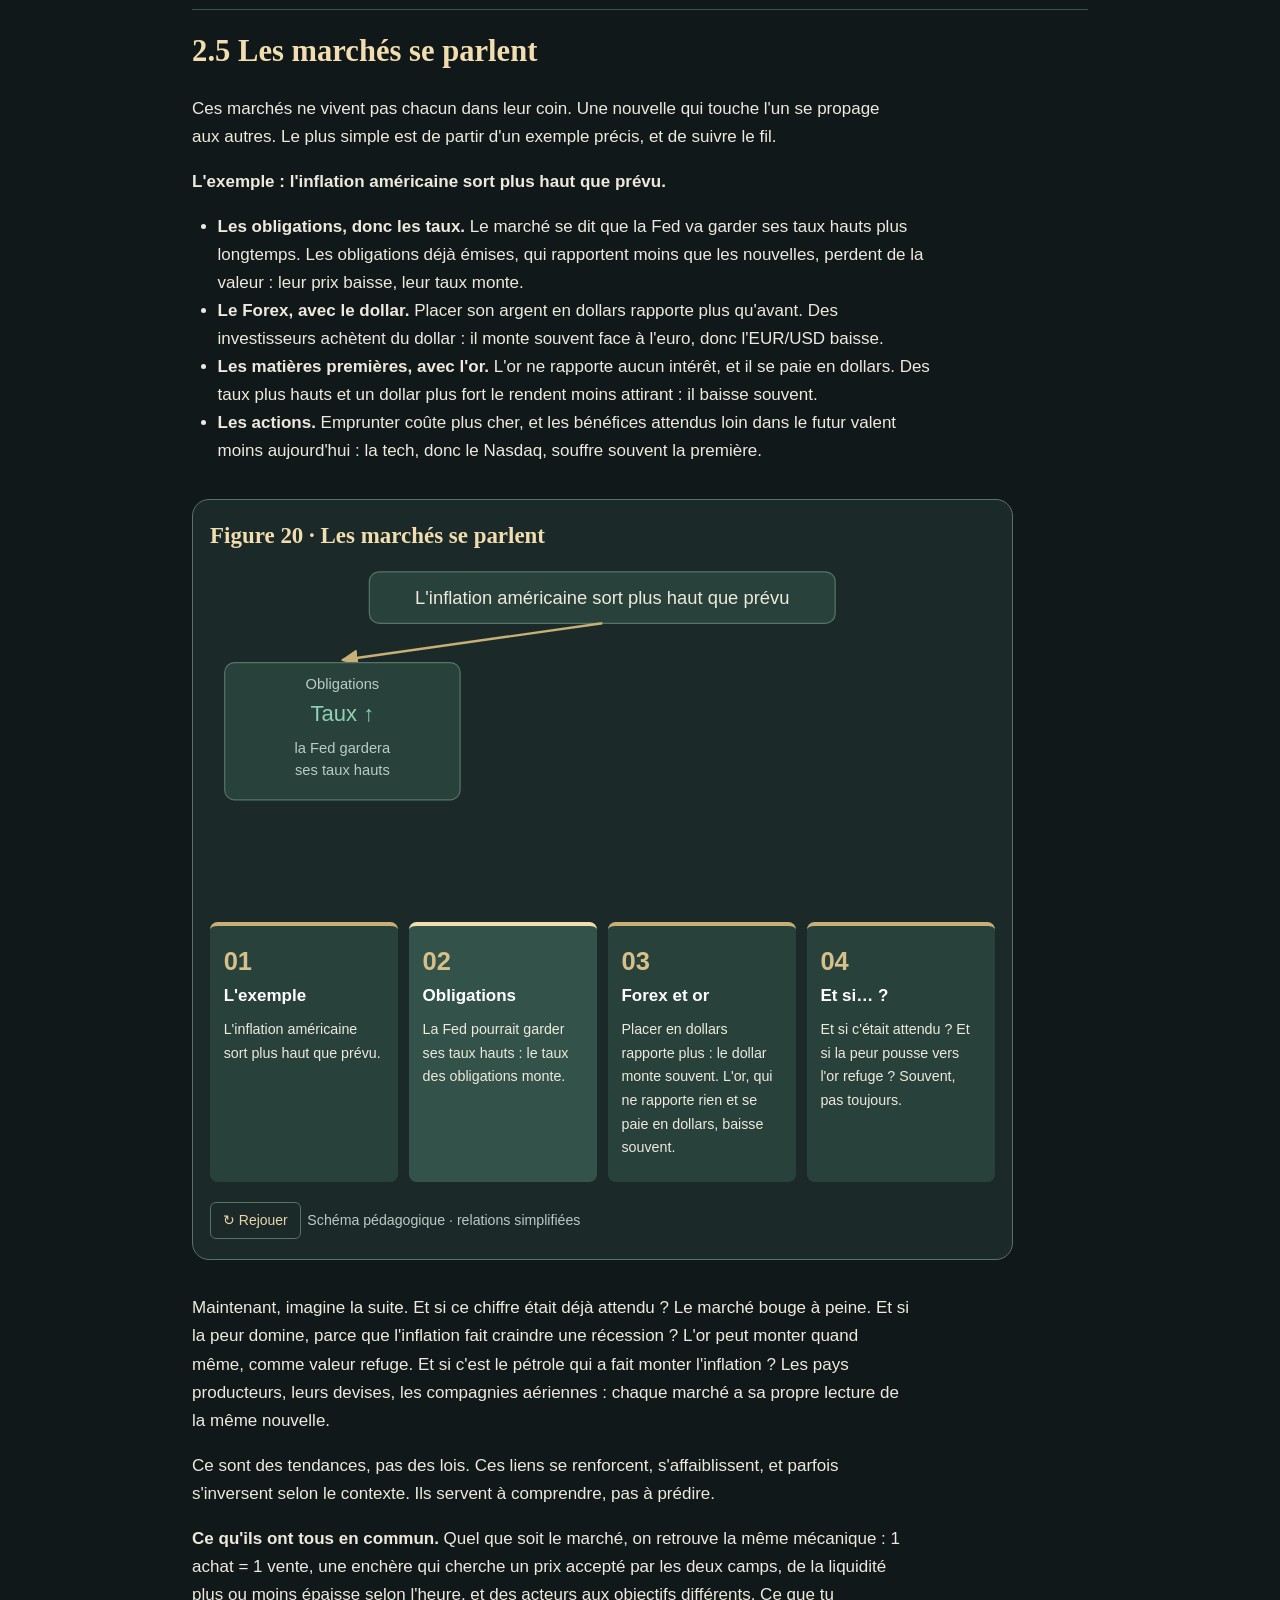
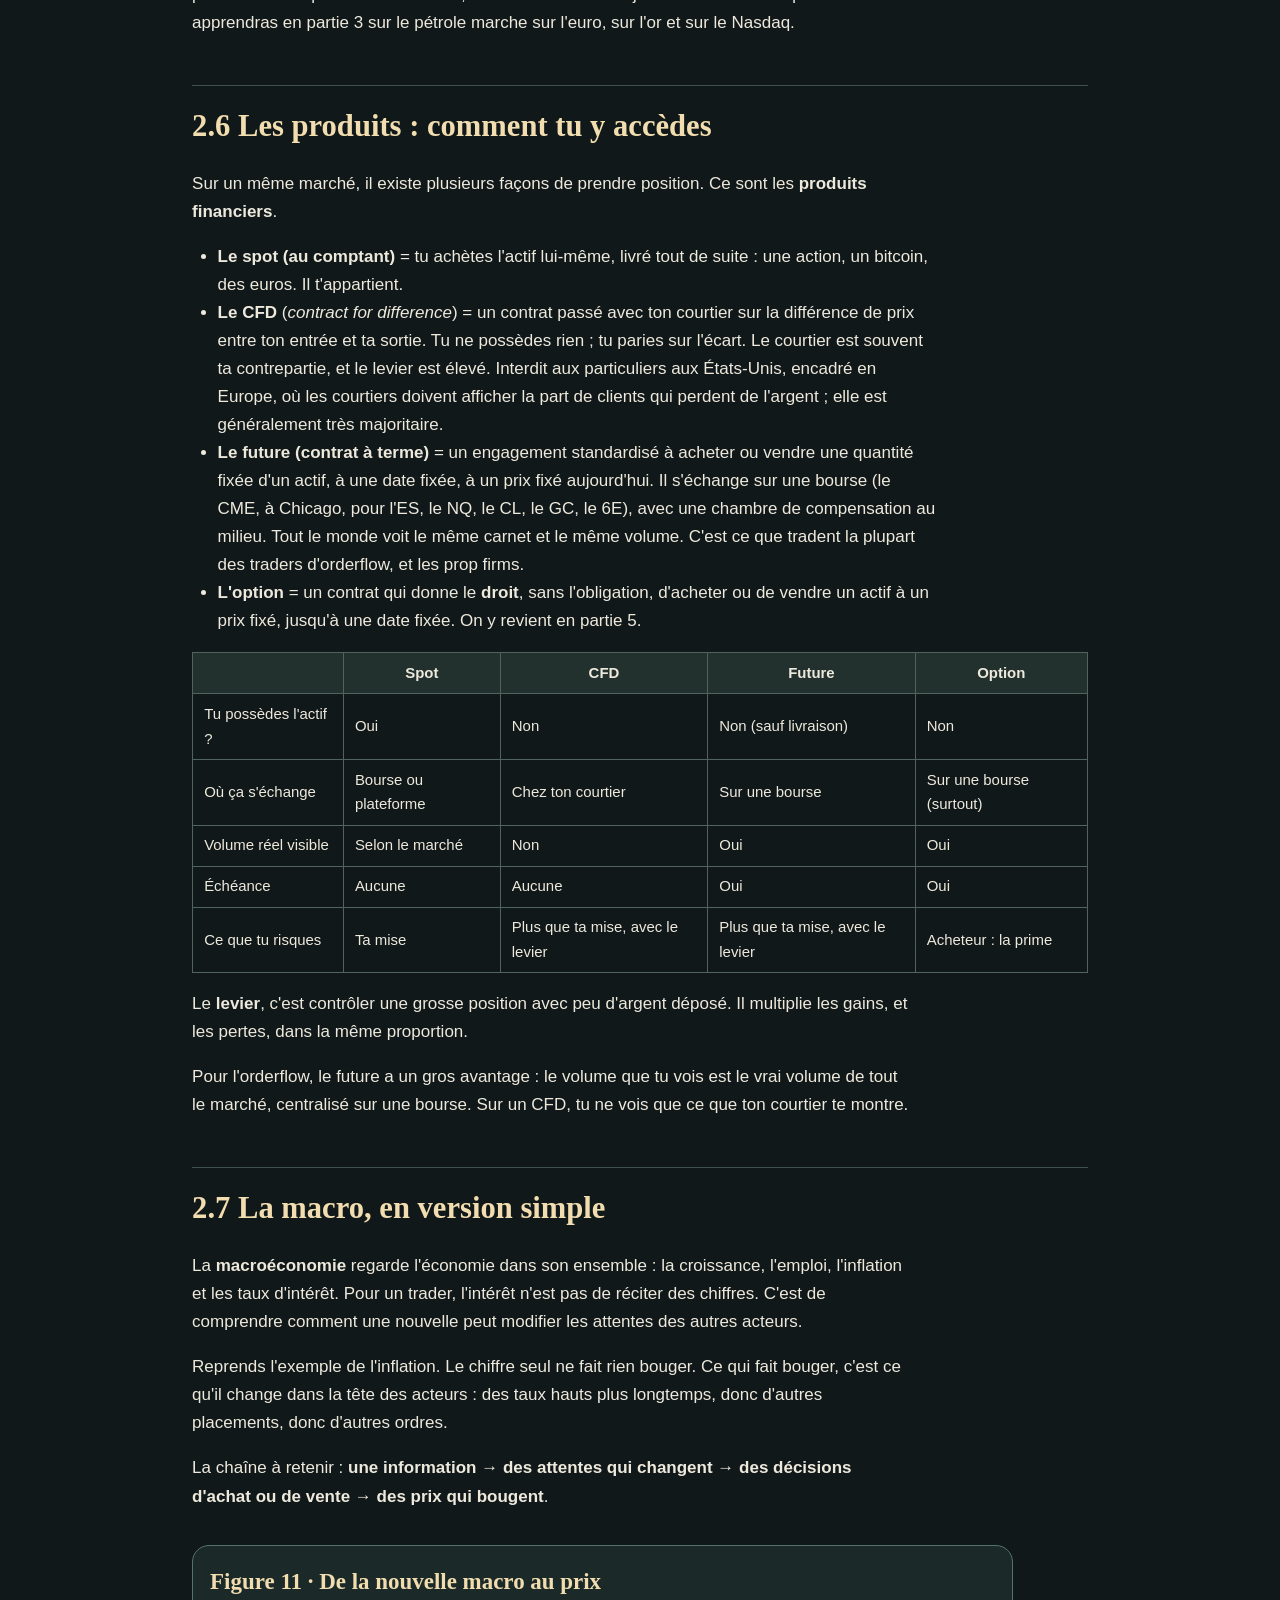
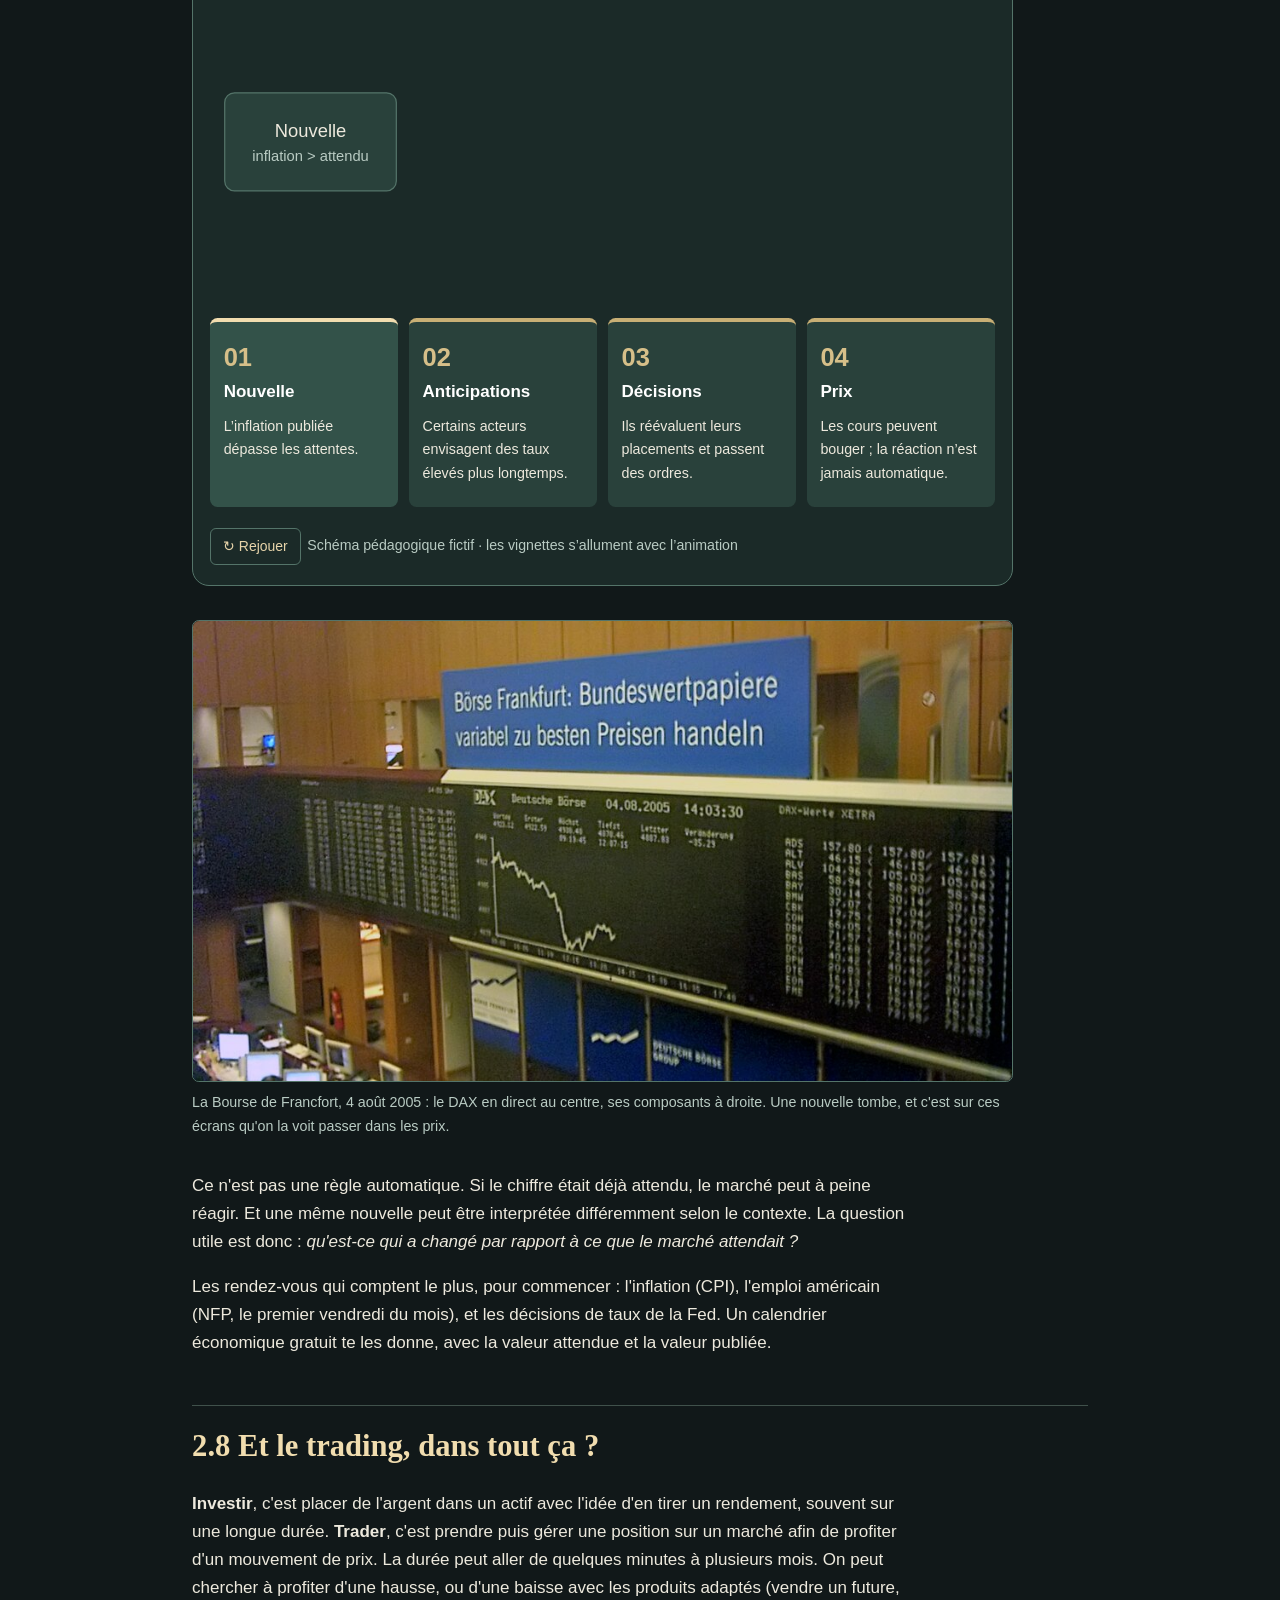
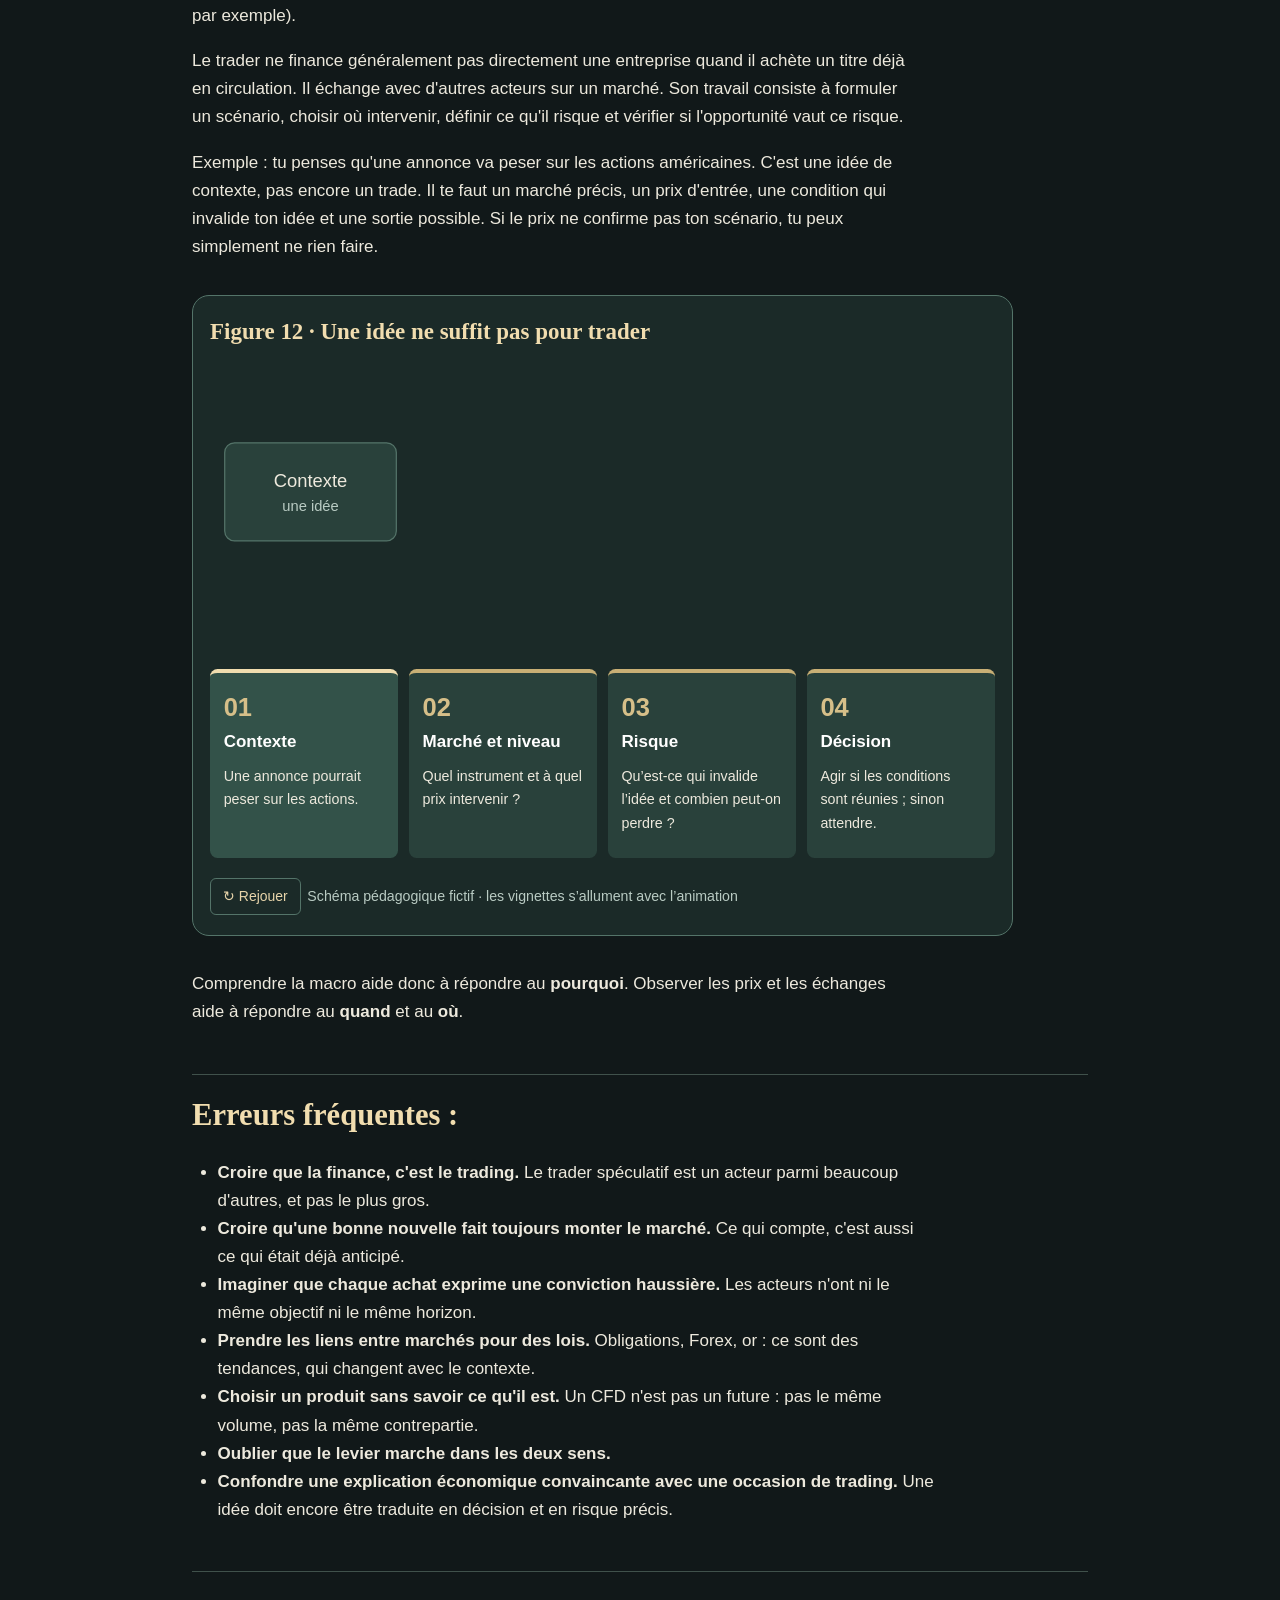
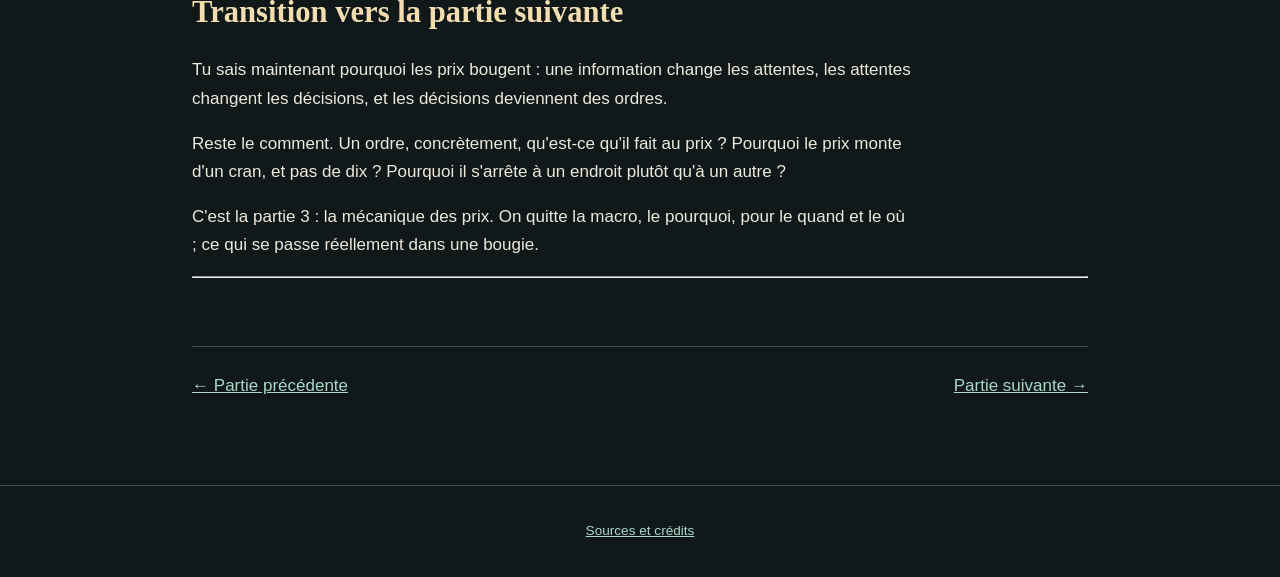
<file: 2.html>
<!doctype html><html lang="fr"><head><meta charset="utf-8"><meta name="viewport" content="width=device-width, initial-scale=1"><title>2. De la finance au trading · Formation trading</title><link rel="stylesheet" href="style.css"></head><body><a class="skip" href="#contenu">Aller au contenu</a><header><a class="brand" href="index.html">Formation trading</a><nav aria-label="Sommaire"><a href="1.html" class="">1. L’IA</a><a href="2.html" class="active">2. De la finance au trading</a><a href="3.html" class="">3. La mécanique des prix</a><a href="4.html" class="">4. Maths, risque, edge et système</a><a href="5.html" class="">5. Les flux</a><a href="6.html" class="">6. Prompts, TradingView et merci</a></nav></header><main id="contenu"><h1>2. De la finance au trading</h1>
<p>🟢 · Débutant</p>
<h2>Ce que tu sauras faire</h2>
<ul>
<li>Comprendre pourquoi les marchés existent, et situer le trading dans la finance.</li>
<li>Distinguer les grands marchés et les produits qu'on y échange : spot, CFD, futures, options.</li>
<li>Comprendre ce qui relie les marchés entre eux, et ce qui fait bouger leurs prix.</li>
<li>Savoir ce qu'un trader essaie d'y faire.</li>
</ul>
<h2>2.1 À quoi sert la finance ?</h2>
<p>Une entreprise veut ouvrir une usine. Elle a besoin d'argent aujourd'hui, alors que les revenus de l'usine arriveront plus tard. Elle peut emprunter, ou vendre une part de son capital à des investisseurs.</p>
<p>La finance sert notamment à ça : faire circuler l'argent entre ceux qui en ont et ceux qui en ont besoin. Elle permet aussi d'épargner, de payer, et de transférer certains risques. Les marchés financiers sont les lieux où l'on échange des titres comme les actions et les obligations.</p>
<p>Une action = une part d'entreprise. Une obligation = une dette : l'acheteur prête de l'argent à l'émetteur, qui s'engage à le rembourser selon des conditions fixées à l'avance.</p>
<figure id="figure-10" class="figure anim" data-state="4"><figcaption>Figure 10 · L’argent finance un projet</figcaption><div class="scene-wrap"><svg class="scene" viewBox="0 0 640 240" role="img" aria-label="L'argent de l'épargnant finance un projet ; le risque dépend en partie de la qualité du projet"><defs><marker id="fleche" viewBox="0 0 10 10" refX="9" refY="5" markerWidth="7" markerHeight="7" orient="auto-start-reverse"><path d="M0,0 L10,5 L0,10 z" class="tete"/></marker></defs><g class="k1"><rect x="12" y="70" width="140" height="80" rx="8" class="boite "/><text x="82.0" y="106.0" class="" font-size="15" text-anchor="middle">Épargnant</text><text x="82.0" y="126.0" class="doux " font-size="12" text-anchor="middle">a de l'argent</text></g><g class="k2"><rect x="170" y="70" width="140" height="80" rx="8" class="boite "/><text x="240.0" y="106.0" class="" font-size="15" text-anchor="middle">Financement</text><text x="240.0" y="126.0" class="doux " font-size="12" text-anchor="middle">prêt ou actions</text></g><line x1="154" y1="110" x2="168" y2="110" class="fleche draw k2" marker-end="url(#fleche)" pathLength="1"/><g class="k3"><rect x="328" y="70" width="140" height="80" rx="8" class="boite "/><text x="398.0" y="106.0" class="" font-size="15" text-anchor="middle">Projet</text><text x="398.0" y="126.0" class="doux " font-size="12" text-anchor="middle">l'usine</text></g><line x1="312" y1="110" x2="326" y2="110" class="fleche draw k3" marker-end="url(#fleche)" pathLength="1"/><g class="k4"><rect x="486" y="70" width="140" height="80" rx="8" class="boite "/><text x="556.0" y="115.0" class="" font-size="15" text-anchor="middle">Retour espéré</text></g><line x1="470" y1="110" x2="484" y2="110" class="fleche draw k4" marker-end="url(#fleche)" pathLength="1"/><text x="398" y="40" class="up k3" font-size="12" text-anchor="middle">projet solide : risque plus faible</text><text x="398" y="58" class="dn k3" font-size="12" text-anchor="middle">projet fragile : risque plus élevé</text><path d="M560,152 C560,215 82,215 82,152" class="retour draw k4" pathLength="1" fill="none" marker-end="url(#fleche)"/><text x="320" y="232" class="or k4" font-size="13" text-anchor="middle">intérêts, dividendes, plus-value… selon la qualité du projet</text></svg></div><ol><li><span class="step">01</span><strong>Épargnant</strong><p>Il dispose d’argent qu’il souhaite placer.</p></li><li><span class="step">02</span><strong>Financement</strong><p>L’entreprise emprunte ou vend une part de son capital.</p></li><li><span class="step">03</span><strong>Projet</strong><p>Elle ouvre son usine. Projet solide ou fragile : c’est de là que vient une bonne partie du risque.</p></li><li><span class="step">04</span><strong>Retour espéré</strong><p>Intérêts, dividendes ou plus-value : un projet plus risqué doit promettre plus.</p></li></ol><button type="button" class="rejouer">↻ Rejouer</button><small>Schéma pédagogique fictif · les vignettes s’allument avec l’animation</small></figure>
<p>Pourquoi quelqu'un achète ces titres ? Pour obtenir quelque chose en retour : des dividendes, des intérêts, ou un prix de revente plus élevé. Il accepte un risque parce qu'il espère être rémunéré pour ce risque. Et ce risque dépend en partie de la qualité du projet : une usine bien gérée, sur un marché solide, a plus de chances de rembourser et de rapporter qu'un projet fragile. C'est pour ça qu'un projet risqué doit promettre plus pour trouver de l'argent.</p>
<p>Mais attention au « tout le monde veut du profit ». Oui, c'est le moteur de l'investisseur. Pour autant, tous les ordres sur un marché ne viennent pas d'un investisseur qui parie sur la hausse. Une compagnie aérienne peut se couvrir contre la hausse du pétrole ; un fonds peut vendre pour réduire son risque ; un autre peut avoir besoin de liquidités. Même marché, raisons différentes.</p>
<h2>2.2 Le trading n'est qu'une fraction de la finance</h2>
<p>Quand on débute, on croit souvent que la finance, c'est des graphiques et des traders. En réalité, c'est un immense univers, et le trading en est un petit morceau.</p>
<p>La finance, c'est quatre grands métiers :</p>
<ul>
<li><strong>la finance d'entreprise</strong> : trouver l'argent des projets ; une entreprise vend des actions, émet des obligations, en rachète une autre. Ce sont les banques d'affaires et les directeurs financiers ;</li>
<li><strong>la banque et l'assurance</strong> : prêter, garder l'épargne, faire circuler les paiements, assurer ta voiture ou ta maison, puis placer cet argent ;</li>
<li><strong>les banques centrales</strong> : fixer le prix de l'argent (les taux directeurs) et veiller sur la monnaie ;</li>
<li><strong>la finance de marché</strong> : échanger les titres et les contrats déjà émis, chaque jour, sur les marchés.</li>
</ul>
<p>On distingue aussi deux échelles. La <strong>micro</strong>, c'est une entreprise, un ménage, un projet : est-ce que cette usine sera rentable ? La <strong>macro</strong>, c'est l'économie entière : la croissance, l'inflation, les taux. Les banques centrales travaillent sur la macro ; une entreprise, sur sa micro. Les marchés, eux, mélangent les deux : le prix d'une action dépend des résultats de l'entreprise, et aussi des taux.</p>
<p>Et sur les marchés, qui fait quoi ? Quatre raisons d'acheter ou de vendre :</p>
<ul>
<li><strong>l'investisseur</strong> place de l'argent sur des années (fonds de pension, assureurs, épargnants) ;</li>
<li><strong>le couvreur</strong> se protège contre un prix : la compagnie aérienne contre la hausse du pétrole, l'exportateur contre la baisse du dollar ;</li>
<li><strong>le teneur de marché</strong> affiche en permanence un prix d'achat et un prix de vente, et gagne sur l'écart ;</li>
<li><strong>le spéculateur</strong>, enfin, cherche à profiter d'un mouvement de prix. C'est lui, le trader.</li>
</ul>
<p>Une branche parmi quatre, un acteur parmi quatre : le trader spéculatif est une petite case de la finance.</p>
<figure id="figure-18" class="figure anim" data-state="4"><figcaption>Figure 18 · Le trading, une fraction de la finance</figcaption><div class="scene-wrap"><svg class="scene" viewBox="0 0 900 332" role="img" aria-label="La finance a quatre métiers : finance d'entreprise, banque et assurance, banques centrales, finance de marché. Sur les marchés, quatre acteurs : investisseur, couvreur, teneur de marché, spéculateur. Le trader est le spéculateur."><defs><marker id="fleche" viewBox="0 0 10 10" refX="9" refY="5" markerWidth="7" markerHeight="7" orient="auto-start-reverse"><path d="M0,0 L10,5 L0,10 z" class="tete"/></marker></defs><defs><filter id="relief18" x="-10%" y="-20%" width="120%" height="150%"><feDropShadow dx="0" dy="4" stdDeviation="4" flood-color="#000" flood-opacity=".55"/></filter><linearGradient id="dalle18" x1="0" y1="0" x2="0" y2="1"><stop offset="0" stop-color="#355a51"/><stop offset="1" stop-color="#22362f"/></linearGradient></defs><rect x="10" y="8" width="880" height="50" rx="10" class="dalle k1" filter="url(#relief18)"/><text x="450" y="41" class="or k1" font-size="22" text-anchor="middle">La finance</text><rect x="10" y="82" width="208" height="92" rx="10" class="dalle k1" filter="url(#relief18)"/><text x="114" y="112" class="k1" font-size="17" text-anchor="middle">Finance d'entreprise</text><text x="114" y="136" class="doux k1" font-size="14" text-anchor="middle">financer les projets</text><text x="114" y="160" class="or k2" font-size="14" text-anchor="middle">micro</text><rect x="234" y="82" width="208" height="92" rx="10" class="dalle k1" filter="url(#relief18)"/><text x="338" y="112" class="k1" font-size="17" text-anchor="middle">Banque et assurance</text><text x="338" y="136" class="doux k1" font-size="14" text-anchor="middle">prêter, assurer</text><text x="338" y="160" class="or k2" font-size="14" text-anchor="middle">micro</text><rect x="458" y="82" width="208" height="92" rx="10" class="dalle k1" filter="url(#relief18)"/><text x="562" y="112" class="k1" font-size="17" text-anchor="middle">Banques centrales</text><text x="562" y="136" class="doux k1" font-size="14" text-anchor="middle">les taux, la monnaie</text><text x="562" y="160" class="or k2" font-size="14" text-anchor="middle">macro</text><rect x="682" y="82" width="208" height="92" rx="10" class="dalle k1" filter="url(#relief18)"/><text x="786" y="112" class="k1" font-size="17" text-anchor="middle">Finance de marché</text><text x="786" y="136" class="doux k1" font-size="14" text-anchor="middle">échanger les titres</text><text x="786" y="160" class="or k2" font-size="14" text-anchor="middle">micro + macro</text><polyline points="786,174 786,196 150,196" class="grille k3" pathLength="1" fill="none"/><polyline points="150,196 150,214" class="grille k3" pathLength="1" fill="none"/><rect x="70" y="214" width="160" height="66" rx="10" class="dalle k3" filter="url(#relief18)"/><text x="150" y="242" class="k3" font-size="15" text-anchor="middle">Investisseur</text><text x="150" y="264" class="doux k3" font-size="13" text-anchor="middle">garde des années</text><polyline points="362,196 362,214" class="grille k3" pathLength="1" fill="none"/><rect x="282" y="214" width="160" height="66" rx="10" class="dalle k3" filter="url(#relief18)"/><text x="362" y="242" class="k3" font-size="15" text-anchor="middle">Couvreur</text><text x="362" y="264" class="doux k3" font-size="13" text-anchor="middle">se protège d'un prix</text><polyline points="574,196 574,214" class="grille k3" pathLength="1" fill="none"/><rect x="494" y="214" width="160" height="66" rx="10" class="dalle k3" filter="url(#relief18)"/><text x="574" y="242" class="k3" font-size="15" text-anchor="middle">Teneur de marché</text><text x="574" y="264" class="doux k3" font-size="13" text-anchor="middle">fournit les prix</text><polyline points="786,196 786,214" class="grille k3" pathLength="1" fill="none"/><rect x="706" y="214" width="160" height="66" rx="10" class="dalle k3" filter="url(#relief18)"/><text x="786" y="242" class="k3" font-size="15" text-anchor="middle">Spéculateur</text><text x="786" y="264" class="doux k3" font-size="13" text-anchor="middle">cherche un mouvement</text><rect x="706" y="214" width="160" height="66" rx="10" class="or-plein k4" filter="url(#relief18)"/><text x="786" y="242" class="sombre k4" font-size="16" text-anchor="middle">Le trader</text><text x="786" y="264" class="sombre k4" font-size="13" text-anchor="middle">cherche un mouvement</text><text x="450" y="318" class="or k4" font-size="17" text-anchor="middle">Une branche parmi quatre, un acteur parmi quatre</text></svg></div><ol><li><span class="step">01</span><strong>Quatre métiers</strong><p>Financer les entreprises, prêter et assurer, gérer la monnaie, échanger sur les marchés.</p></li><li><span class="step">02</span><strong>Micro et macro</strong><p>Micro : une entreprise, un ménage. Macro : l&#x27;économie entière. Les marchés mélangent les deux.</p></li><li><span class="step">03</span><strong>Qui fait quoi</strong><p>Sur les marchés : l&#x27;investisseur, le couvreur, le teneur de marché, le spéculateur.</p></li><li><span class="step">04</span><strong>Le trader</strong><p>Le spéculateur : un acteur parmi quatre, dans une branche parmi quatre.</p></li></ol><button type="button" class="rejouer">↻ Rejouer</button><small>Schéma pédagogique · simplifié</small></figure>
<figure class="capture"><a href="captures/2026-10-04_cbot-parquet.jpg" class="zoom" title="Agrandir"><img src="captures/2026-10-04_cbot-parquet.jpg" alt="Le parquet du Chicago Board of Trade, 31 mai 1973. Avant les écrans, les ordres se criaient dans la fosse. Aujourd&#x27;hui, tout passe par des serveurs ; la mécanique, elle, n&#x27;a pas changé." loading="lazy"></a><figcaption>Le parquet du Chicago Board of Trade, 31 mai 1973. Avant les écrans, les ordres se criaient dans la fosse. Aujourd&#x27;hui, tout passe par des serveurs ; la mécanique, elle, n&#x27;a pas changé.</figcaption></figure>
<p>Pourquoi c'est important ? Parce que la plupart des gens en face de toi ne jouent pas au même jeu que toi. Ils n'ont pas le même horizon, ni le même objectif, ni les mêmes contraintes. Et c'est justement ce qui crée des mouvements exploitables.</p>
<h2>2.3 Pourquoi les prix bougent-ils ?</h2>
<p>Imagine que tu veux acheter une maison. Tu regardes son prix, mais aussi les taux du crédit, tes revenus futurs et ce que tu pourrais acheter à la place. Les investisseurs font pareil à une autre échelle.</p>
<p>Un prix reflète ce que les acheteurs et les vendeurs sont prêts à accepter <strong>maintenant</strong>, compte tenu de ce qu'ils pensent de l'avenir. Si une nouvelle information change leurs attentes, ils réévaluent ce prix. Les transactions se font toujours entre un acheteur et un vendeur ; le prix se déplace quand l'un des deux camps doit accepter de moins bonnes conditions pour trouver une contrepartie.</p>
<h2>2.4 Les grands marchés</h2>
<p>Cinq grandes familles, que tu croiseras partout :</p>
<table><tbody>
<tr><th>Marché</th><th>Ce qu'on y échange</th><th>Qui y est</th><th>Ce que tu peux trader</th></tr>
<tr><td><strong>Actions et indices</strong></td><td>Des parts d'entreprises ; un indice (S&P 500, Nasdaq 100, CAC 40) résume un panier d'actions</td><td>Épargnants, fonds, entreprises qui rachètent leurs actions</td><td>Les actions, et les indices via ES (S&P 500) ou NQ (Nasdaq 100)</td></tr>
<tr><td><strong>Taux et obligations</strong></td><td>Des dettes d'États et d'entreprises ; leur rendement = le taux</td><td>Banques, assureurs, fonds de pension, banques centrales</td><td>Les futures sur obligations (ZN, ZB)</td></tr>
<tr><td><strong>Devises (Forex)</strong></td><td>Une monnaie contre une autre : euro contre dollar, etc.</td><td>Banques, entreprises qui commercent à l'étranger, banques centrales</td><td>Les paires (EUR/USD) ou leur future (6E)</td></tr>
<tr><td><strong>Matières premières</strong></td><td>Pétrole, or, gaz, blé, cuivre…</td><td>Producteurs, industriels, compagnies aériennes, fonds</td><td>CL (pétrole), GC (or)</td></tr>
<tr><td><strong>Cryptos</strong></td><td>Bitcoin, Ether…</td><td>Particuliers, fonds, quelques entreprises</td><td>Le spot, ou les futures (BTC)</td></tr>
</tbody></table>
<p>Un indice comme le S&P 500 résume la performance de 500 grandes entreprises américaines ; il ne représente pas à lui seul toute l'économie.</p>
<p>Ces marchés n'ont pas du tout la même taille. Le marché des changes (le Forex), par exemple, échange chaque jour des montants qui dépassent de loin tout le reste ; et le marché des obligations est plus gros que celui des actions, alors qu'on en parle beaucoup moins.</p>
<figure id="figure-19" class="figure anim" data-state="4"><figcaption>Figure 19 · Les marchés n&#x27;ont pas la même taille</figcaption><div class="scene-wrap"><svg class="scene" viewBox="0 0 640 240" role="img" aria-label="Encours : actions 169 000 milliards de dollars, obligations 160 700, dérivés 844 578 en notionnel. Chaque jour : changes (Forex) 9 510 milliards, E-mini S&P 500 394 milliards"><defs><marker id="fleche" viewBox="0 0 10 10" refX="9" refY="5" markerWidth="7" markerHeight="7" orient="auto-start-reverse"><path d="M0,0 L10,5 L0,10 z" class="tete"/></marker></defs><text x="12" y="28" class="or k1" font-size="14" text-anchor="start">Encours</text><text x="12" y="52" class="k1" font-size="12" text-anchor="start">Actions mondiales</text><rect x="12" y="58" width="46.0" height="14" rx="2" class="barre grow k1"/><text x="66.0" y="70" class="doux k1" font-size="12" text-anchor="start">169 000 Md$</text><text x="12" y="98" class="k1" font-size="12" text-anchor="start">Obligations</text><rect x="12" y="104" width="43.8" height="14" rx="2" class="barre grow k1"/><text x="63.8" y="116" class="doux k1" font-size="12" text-anchor="start">160 700 Md$</text><text x="12" y="144" class="k2" font-size="12" text-anchor="start">Dérivés de gré à gré</text><rect x="12" y="150" width="230.0" height="14" rx="2" class="barre grow k2"/><text x="250.0" y="162" class="doux k2" font-size="12" text-anchor="start">844 578 Md$</text><text x="12" y="186" class="doux k2" font-size="11" text-anchor="start">notionnel : pas l'argent réellement en jeu</text><line x1="326" y1="14" x2="326" y2="196" class="grille k3"/><text x="340" y="28" class="or k3" font-size="14" text-anchor="start">Échangé chaque jour</text><text x="340" y="52" class="k3" font-size="12" text-anchor="start">Changes (Forex)</text><rect x="340" y="58" width="190.0" height="14" rx="2" class="barre grow k3"/><text x="538.0" y="70" class="doux k3" font-size="12" text-anchor="start">9 510 Md$</text><text x="340" y="98" class="k4" font-size="12" text-anchor="start">E-mini S&P 500</text><rect x="340" y="104" width="7.9" height="14" rx="2" class="barre grow k4"/><text x="355.9" y="116" class="doux k4" font-size="12" text-anchor="start">394 Md$</text><text x="320" y="226" class="or k4" font-size="13" text-anchor="middle">Le Forex échange en un jour plus de 5 % de toute la bourse mondiale</text></svg></div><ol><li><span class="step">01</span><strong>Encours</strong><p>Actions mondiales : 169 000 Md$ (fin août 2026, WFE). Obligations mondiales : 160 700 Md$ (2025, SIFMA).</p></li><li><span class="step">02</span><strong>Dérivés de gré à gré</strong><p>844 578 Md$ d&#x27;encours notionnel (fin 2025, BIS). Le notionnel n&#x27;est pas l&#x27;argent réellement en jeu.</p></li><li><span class="step">03</span><strong>Échangé chaque jour</strong><p>Changes (Forex) : 9 510 Md$ par jour (avril 2025, BIS).</p></li><li><span class="step">04</span><strong>E-mini S&amp;P 500</strong><p>394 Md$ par jour (moyenne 2024, CME).</p></li></ol><button type="button" class="rejouer">↻ Rejouer</button><small>Chiffres réels · sources en fin de ressource</small></figure>
<h2>2.5 Les marchés se parlent</h2>
<p>Ces marchés ne vivent pas chacun dans leur coin. Une nouvelle qui touche l'un se propage aux autres. Le plus simple est de partir d'un exemple précis, et de suivre le fil.</p>
<p><strong>L'exemple : l'inflation américaine sort plus haut que prévu.</strong></p>
<ul>
<li><strong>Les obligations, donc les taux.</strong> Le marché se dit que la Fed va garder ses taux hauts plus longtemps. Les obligations déjà émises, qui rapportent moins que les nouvelles, perdent de la valeur : leur prix baisse, leur taux monte.</li>
<li><strong>Le Forex, avec le dollar.</strong> Placer son argent en dollars rapporte plus qu'avant. Des investisseurs achètent du dollar : il monte souvent face à l'euro, donc l'EUR/USD baisse.</li>
<li><strong>Les matières premières, avec l'or.</strong> L'or ne rapporte aucun intérêt, et il se paie en dollars. Des taux plus hauts et un dollar plus fort le rendent moins attirant : il baisse souvent.</li>
<li><strong>Les actions.</strong> Emprunter coûte plus cher, et les bénéfices attendus loin dans le futur valent moins aujourd'hui : la tech, donc le Nasdaq, souffre souvent la première.</li>
</ul>
<figure id="figure-20" class="figure anim" data-state="4"><figcaption>Figure 20 · Les marchés se parlent</figcaption><div class="scene-wrap"><svg class="scene" viewBox="0 0 640 280" role="img" aria-label="Une inflation américaine plus haute que prévu : les taux des obligations montent, le dollar monte souvent, l'or baisse souvent. Et si c'était déjà attendu ?"><defs><marker id="fleche" viewBox="0 0 10 10" refX="9" refY="5" markerWidth="7" markerHeight="7" orient="auto-start-reverse"><path d="M0,0 L10,5 L0,10 z" class="tete"/></marker></defs><rect x="130" y="8" width="380" height="42" rx="8" class="boite k1"/><text x="320.0" y="34.0" class="k1" font-size="15" text-anchor="middle">L'inflation américaine sort plus haut que prévu</text><line x1="320" y1="50" x2="108" y2="80" class="fleche draw k2" marker-end="url(#fleche)" pathLength="1"/><rect x="12" y="82" width="192" height="112" rx="8" class="boite k2"/><text x="108" y="104" class="doux k2" font-size="12" text-anchor="middle">Obligations</text><text x="108" y="130" class="up k2" font-size="18" text-anchor="middle">Taux ↑</text><text x="108" y="156" class="doux k2" font-size="12" text-anchor="middle">la Fed gardera</text><text x="108" y="174" class="doux k2" font-size="12" text-anchor="middle">ses taux hauts</text><line x1="204" y1="138" x2="222" y2="138" class="fleche draw k3" marker-end="url(#fleche)" pathLength="1"/><rect x="224" y="82" width="192" height="112" rx="8" class="boite k3"/><text x="320" y="104" class="doux k3" font-size="12" text-anchor="middle">Forex</text><text x="320" y="130" class="up k3" font-size="18" text-anchor="middle">Dollar ↑</text><text x="320" y="156" class="doux k3" font-size="12" text-anchor="middle">placer en dollars</text><text x="320" y="174" class="doux k3" font-size="12" text-anchor="middle">rapporte plus</text><line x1="416" y1="138" x2="434" y2="138" class="fleche draw k3" marker-end="url(#fleche)" pathLength="1"/><rect x="436" y="82" width="192" height="112" rx="8" class="boite k3"/><text x="532" y="104" class="doux k3" font-size="12" text-anchor="middle">Matières premières</text><text x="532" y="130" class="dn k3" font-size="18" text-anchor="middle">Or ↓</text><text x="532" y="156" class="doux k3" font-size="12" text-anchor="middle">ne rapporte rien,</text><text x="532" y="174" class="doux k3" font-size="12" text-anchor="middle">se paie en dollars</text><rect x="12" y="210" width="616" height="58" rx="8" class="cadre k4"/><text x="320" y="234" class="or k4" font-size="14" text-anchor="middle">Et si c'était déjà attendu ? Et si la peur pousse vers l'or refuge ?</text><text x="320" y="256" class="doux k4" font-size="12" text-anchor="middle">Souvent, pas toujours : à toi d'imaginer les autres fils</text></svg></div><ol><li><span class="step">01</span><strong>L&#x27;exemple</strong><p>L&#x27;inflation américaine sort plus haut que prévu.</p></li><li><span class="step">02</span><strong>Obligations</strong><p>La Fed pourrait garder ses taux hauts : le taux des obligations monte.</p></li><li><span class="step">03</span><strong>Forex et or</strong><p>Placer en dollars rapporte plus : le dollar monte souvent. L&#x27;or, qui ne rapporte rien et se paie en dollars, baisse souvent.</p></li><li><span class="step">04</span><strong>Et si… ?</strong><p>Et si c&#x27;était attendu ? Et si la peur pousse vers l&#x27;or refuge ? Souvent, pas toujours.</p></li></ol><button type="button" class="rejouer">↻ Rejouer</button><small>Schéma pédagogique · relations simplifiées</small></figure>
<p>Maintenant, imagine la suite. Et si ce chiffre était déjà attendu ? Le marché bouge à peine. Et si la peur domine, parce que l'inflation fait craindre une récession ? L'or peut monter quand même, comme valeur refuge. Et si c'est le pétrole qui a fait monter l'inflation ? Les pays producteurs, leurs devises, les compagnies aériennes : chaque marché a sa propre lecture de la même nouvelle.</p>
<p>Ce sont des tendances, pas des lois. Ces liens se renforcent, s'affaiblissent, et parfois s'inversent selon le contexte. Ils servent à comprendre, pas à prédire.</p>
<p><strong>Ce qu'ils ont tous en commun.</strong> Quel que soit le marché, on retrouve la même mécanique : 1 achat = 1 vente, une enchère qui cherche un prix accepté par les deux camps, de la liquidité plus ou moins épaisse selon l'heure, et des acteurs aux objectifs différents. Ce que tu apprendras en partie 3 sur le pétrole marche sur l'euro, sur l'or et sur le Nasdaq.</p>
<h2>2.6 Les produits : comment tu y accèdes</h2>
<p>Sur un même marché, il existe plusieurs façons de prendre position. Ce sont les <strong>produits financiers</strong>.</p>
<ul>
<li><strong>Le spot (au comptant)</strong> = tu achètes l'actif lui-même, livré tout de suite : une action, un bitcoin, des euros. Il t'appartient.</li>
<li><strong>Le CFD</strong> (<em>contract for difference</em>) = un contrat passé avec ton courtier sur la différence de prix entre ton entrée et ta sortie. Tu ne possèdes rien ; tu paries sur l'écart. Le courtier est souvent ta contrepartie, et le levier est élevé. Interdit aux particuliers aux États-Unis, encadré en Europe, où les courtiers doivent afficher la part de clients qui perdent de l'argent ; elle est généralement très majoritaire.</li>
<li><strong>Le future (contrat à terme)</strong> = un engagement standardisé à acheter ou vendre une quantité fixée d'un actif, à une date fixée, à un prix fixé aujourd'hui. Il s'échange sur une bourse (le CME, à Chicago, pour l'ES, le NQ, le CL, le GC, le 6E), avec une chambre de compensation au milieu. Tout le monde voit le même carnet et le même volume. C'est ce que tradent la plupart des traders d'orderflow, et les prop firms.</li>
<li><strong>L'option</strong> = un contrat qui donne le <strong>droit</strong>, sans l'obligation, d'acheter ou de vendre un actif à un prix fixé, jusqu'à une date fixée. On y revient en partie 5.</li>
</ul>
<table><tbody>
<tr><th></th><th>Spot</th><th>CFD</th><th>Future</th><th>Option</th></tr>
<tr><td>Tu possèdes l'actif ?</td><td>Oui</td><td>Non</td><td>Non (sauf livraison)</td><td>Non</td></tr>
<tr><td>Où ça s'échange</td><td>Bourse ou plateforme</td><td>Chez ton courtier</td><td>Sur une bourse</td><td>Sur une bourse (surtout)</td></tr>
<tr><td>Volume réel visible</td><td>Selon le marché</td><td>Non</td><td>Oui</td><td>Oui</td></tr>
<tr><td>Échéance</td><td>Aucune</td><td>Aucune</td><td>Oui</td><td>Oui</td></tr>
<tr><td>Ce que tu risques</td><td>Ta mise</td><td>Plus que ta mise, avec le levier</td><td>Plus que ta mise, avec le levier</td><td>Acheteur : la prime</td></tr>
</tbody></table>
<p>Le <strong>levier</strong>, c'est contrôler une grosse position avec peu d'argent déposé. Il multiplie les gains, et les pertes, dans la même proportion.</p>
<p>Pour l'orderflow, le future a un gros avantage : le volume que tu vois est le vrai volume de tout le marché, centralisé sur une bourse. Sur un CFD, tu ne vois que ce que ton courtier te montre.</p>
<h2>2.7 La macro, en version simple</h2>
<p>La <strong>macroéconomie</strong> regarde l'économie dans son ensemble : la croissance, l'emploi, l'inflation et les taux d'intérêt. Pour un trader, l'intérêt n'est pas de réciter des chiffres. C'est de comprendre comment une nouvelle peut modifier les attentes des autres acteurs.</p>
<p>Reprends l'exemple de l'inflation. Le chiffre seul ne fait rien bouger. Ce qui fait bouger, c'est ce qu'il change dans la tête des acteurs : des taux hauts plus longtemps, donc d'autres placements, donc d'autres ordres.</p>
<p>La chaîne à retenir : <strong>une information → des attentes qui changent → des décisions d'achat ou de vente → des prix qui bougent</strong>.</p>
<figure id="figure-11" class="figure anim" data-state="4"><figcaption>Figure 11 · De la nouvelle macro au prix</figcaption><div class="scene-wrap"><svg class="scene" viewBox="0 0 640 240" role="img" aria-label="Une nouvelle change les attentes, puis les ordres, puis le prix"><defs><marker id="fleche" viewBox="0 0 10 10" refX="9" refY="5" markerWidth="7" markerHeight="7" orient="auto-start-reverse"><path d="M0,0 L10,5 L0,10 z" class="tete"/></marker></defs><g class="k1"><rect x="12" y="70" width="140" height="80" rx="8" class="boite "/><text x="82.0" y="106.0" class="" font-size="15" text-anchor="middle">Nouvelle</text><text x="82.0" y="126.0" class="doux " font-size="12" text-anchor="middle">inflation > attendu</text></g><g class="k2"><rect x="170" y="70" width="140" height="80" rx="8" class="boite "/><text x="240.0" y="106.0" class="" font-size="15" text-anchor="middle">Anticipations</text><text x="240.0" y="126.0" class="doux " font-size="12" text-anchor="middle">taux hauts ?</text></g><line x1="154" y1="110" x2="168" y2="110" class="fleche draw k2" marker-end="url(#fleche)" pathLength="1"/><g class="k3"><rect x="328" y="70" width="140" height="80" rx="8" class="boite "/><text x="398.0" y="106.0" class="" font-size="15" text-anchor="middle">Décisions</text><text x="398.0" y="126.0" class="doux " font-size="12" text-anchor="middle">ordres</text></g><line x1="312" y1="110" x2="326" y2="110" class="fleche draw k3" marker-end="url(#fleche)" pathLength="1"/><g class="k4"><rect x="486" y="70" width="140" height="80" rx="8" class="boite "/><text x="556.0" y="106.0" class="" font-size="15" text-anchor="middle">Prix</text><text x="556.0" y="126.0" class="doux " font-size="12" text-anchor="middle">peut bouger</text></g><line x1="470" y1="110" x2="484" y2="110" class="fleche draw k4" marker-end="url(#fleche)" pathLength="1"/><polyline points="505,60 525,50 545,58 565,30 585,42 605,25" class="prix draw k4" pathLength="1" fill="none"/></svg></div><ol><li><span class="step">01</span><strong>Nouvelle</strong><p>L’inflation publiée dépasse les attentes.</p></li><li><span class="step">02</span><strong>Anticipations</strong><p>Certains acteurs envisagent des taux élevés plus longtemps.</p></li><li><span class="step">03</span><strong>Décisions</strong><p>Ils réévaluent leurs placements et passent des ordres.</p></li><li><span class="step">04</span><strong>Prix</strong><p>Les cours peuvent bouger ; la réaction n’est jamais automatique.</p></li></ol><button type="button" class="rejouer">↻ Rejouer</button><small>Schéma pédagogique fictif · les vignettes s’allument avec l’animation</small></figure>
<figure class="capture"><a href="captures/2026-10-04_francfort-cotations.jpg" class="zoom" title="Agrandir"><img src="captures/2026-10-04_francfort-cotations.jpg" alt="La Bourse de Francfort, 4 août 2005 : le DAX en direct au centre, ses composants à droite. Une nouvelle tombe, et c&#x27;est sur ces écrans qu&#x27;on la voit passer dans les prix." loading="lazy"></a><figcaption>La Bourse de Francfort, 4 août 2005 : le DAX en direct au centre, ses composants à droite. Une nouvelle tombe, et c&#x27;est sur ces écrans qu&#x27;on la voit passer dans les prix.</figcaption></figure>
<p>Ce n'est pas une règle automatique. Si le chiffre était déjà attendu, le marché peut à peine réagir. Et une même nouvelle peut être interprétée différemment selon le contexte. La question utile est donc : <em>qu'est-ce qui a changé par rapport à ce que le marché attendait ?</em></p>
<p>Les rendez-vous qui comptent le plus, pour commencer : l'inflation (CPI), l'emploi américain (NFP, le premier vendredi du mois), et les décisions de taux de la Fed. Un calendrier économique gratuit te les donne, avec la valeur attendue et la valeur publiée.</p>
<h2>2.8 Et le trading, dans tout ça ?</h2>
<p><strong>Investir</strong>, c'est placer de l'argent dans un actif avec l'idée d'en tirer un rendement, souvent sur une longue durée. <strong>Trader</strong>, c'est prendre puis gérer une position sur un marché afin de profiter d'un mouvement de prix. La durée peut aller de quelques minutes à plusieurs mois. On peut chercher à profiter d'une hausse, ou d'une baisse avec les produits adaptés (vendre un future, par exemple).</p>
<p>Le trader ne finance généralement pas directement une entreprise quand il achète un titre déjà en circulation. Il échange avec d'autres acteurs sur un marché. Son travail consiste à formuler un scénario, choisir où intervenir, définir ce qu'il risque et vérifier si l'opportunité vaut ce risque.</p>
<p>Exemple : tu penses qu'une annonce va peser sur les actions américaines. C'est une idée de contexte, pas encore un trade. Il te faut un marché précis, un prix d'entrée, une condition qui invalide ton idée et une sortie possible. Si le prix ne confirme pas ton scénario, tu peux simplement ne rien faire.</p>
<figure id="figure-12" class="figure anim" data-state="4"><figcaption>Figure 12 · Une idée ne suffit pas pour trader</figcaption><div class="scene-wrap"><svg class="scene" viewBox="0 0 640 240" role="img" aria-label="Une idée devient un trade seulement avec marché, niveau et risque"><defs><marker id="fleche" viewBox="0 0 10 10" refX="9" refY="5" markerWidth="7" markerHeight="7" orient="auto-start-reverse"><path d="M0,0 L10,5 L0,10 z" class="tete"/></marker></defs><g class="k1"><rect x="12" y="70" width="140" height="80" rx="8" class="boite "/><text x="82.0" y="106.0" class="" font-size="15" text-anchor="middle">Contexte</text><text x="82.0" y="126.0" class="doux " font-size="12" text-anchor="middle">une idée</text></g><g class="k2"><rect x="170" y="70" width="140" height="80" rx="8" class="boite "/><text x="240.0" y="106.0" class="" font-size="15" text-anchor="middle">Marché, niveau</text><text x="240.0" y="126.0" class="doux " font-size="12" text-anchor="middle">où intervenir</text></g><line x1="154" y1="110" x2="168" y2="110" class="fleche draw k2" marker-end="url(#fleche)" pathLength="1"/><g class="k3"><rect x="328" y="70" width="140" height="80" rx="8" class="boite "/><text x="398.0" y="106.0" class="" font-size="15" text-anchor="middle">Risque</text><text x="398.0" y="126.0" class="doux " font-size="12" text-anchor="middle">ce qui invalide</text></g><line x1="312" y1="110" x2="326" y2="110" class="fleche draw k3" marker-end="url(#fleche)" pathLength="1"/><g class="k4"><rect x="486" y="70" width="140" height="80" rx="8" class="boite "/><text x="556.0" y="106.0" class="" font-size="15" text-anchor="middle">Décision</text><text x="556.0" y="126.0" class="doux " font-size="12" text-anchor="middle">agir si réuni</text></g><line x1="470" y1="110" x2="484" y2="110" class="fleche draw k4" marker-end="url(#fleche)" pathLength="1"/><text x="566" y="185" class="or k4" font-size="13" text-anchor="middle">sinon : attendre</text></svg></div><ol><li><span class="step">01</span><strong>Contexte</strong><p>Une annonce pourrait peser sur les actions.</p></li><li><span class="step">02</span><strong>Marché et niveau</strong><p>Quel instrument et à quel prix intervenir ?</p></li><li><span class="step">03</span><strong>Risque</strong><p>Qu’est-ce qui invalide l’idée et combien peut-on perdre ?</p></li><li><span class="step">04</span><strong>Décision</strong><p>Agir si les conditions sont réunies ; sinon attendre.</p></li></ol><button type="button" class="rejouer">↻ Rejouer</button><small>Schéma pédagogique fictif · les vignettes s’allument avec l’animation</small></figure>
<p>Comprendre la macro aide donc à répondre au <strong>pourquoi</strong>. Observer les prix et les échanges aide à répondre au <strong>quand</strong> et au <strong>où</strong>.</p>
<h2>Erreurs fréquentes :</h2>
<ul>
<li><strong>Croire que la finance, c'est le trading.</strong> Le trader spéculatif est un acteur parmi beaucoup d'autres, et pas le plus gros.</li>
<li><strong>Croire qu'une bonne nouvelle fait toujours monter le marché.</strong> Ce qui compte, c'est aussi ce qui était déjà anticipé.</li>
<li><strong>Imaginer que chaque achat exprime une conviction haussière.</strong> Les acteurs n'ont ni le même objectif ni le même horizon.</li>
<li><strong>Prendre les liens entre marchés pour des lois.</strong> Obligations, Forex, or : ce sont des tendances, qui changent avec le contexte.</li>
<li><strong>Choisir un produit sans savoir ce qu'il est.</strong> Un CFD n'est pas un future : pas le même volume, pas la même contrepartie.</li>
<li><strong>Oublier que le levier marche dans les deux sens.</strong></li>
<li><strong>Confondre une explication économique convaincante avec une occasion de trading.</strong> Une idée doit encore être traduite en décision et en risque précis.</li>
</ul>
<h2>Transition vers la partie suivante</h2>
<p>Tu sais maintenant pourquoi les prix bougent : une information change les attentes, les attentes changent les décisions, et les décisions deviennent des ordres.</p>
<p>Reste le comment. Un ordre, concrètement, qu'est-ce qu'il fait au prix ? Pourquoi le prix monte d'un cran, et pas de dix ? Pourquoi il s'arrête à un endroit plutôt qu'à un autre ?</p>
<p>C'est la partie 3 : la mécanique des prix. On quitte la macro, le pourquoi, pour le quand et le où ; ce qui se passe réellement dans une bougie.</p>
<hr>
<div class="pager"><a href="1.html">← Partie précédente</a><a href="3.html">Partie suivante →</a></div></main><footer><a href="6.html#sources">Sources et crédits</a></footer><script src="anim.js" defer></script><script>
document.querySelectorAll('.copy-code').forEach(button => {
  button.addEventListener('click', async () => {
    try {
      await navigator.clipboard.writeText(button.parentElement.querySelector('code').textContent);
      button.textContent = 'Copié';
      setTimeout(() => { button.textContent = 'Copier'; }, 1600);
    } catch (error) {
      button.textContent = 'Copie indisponible';
      setTimeout(() => { button.textContent = 'Copier'; }, 1600);
    }
  });
});
</script></body></html>
</file>
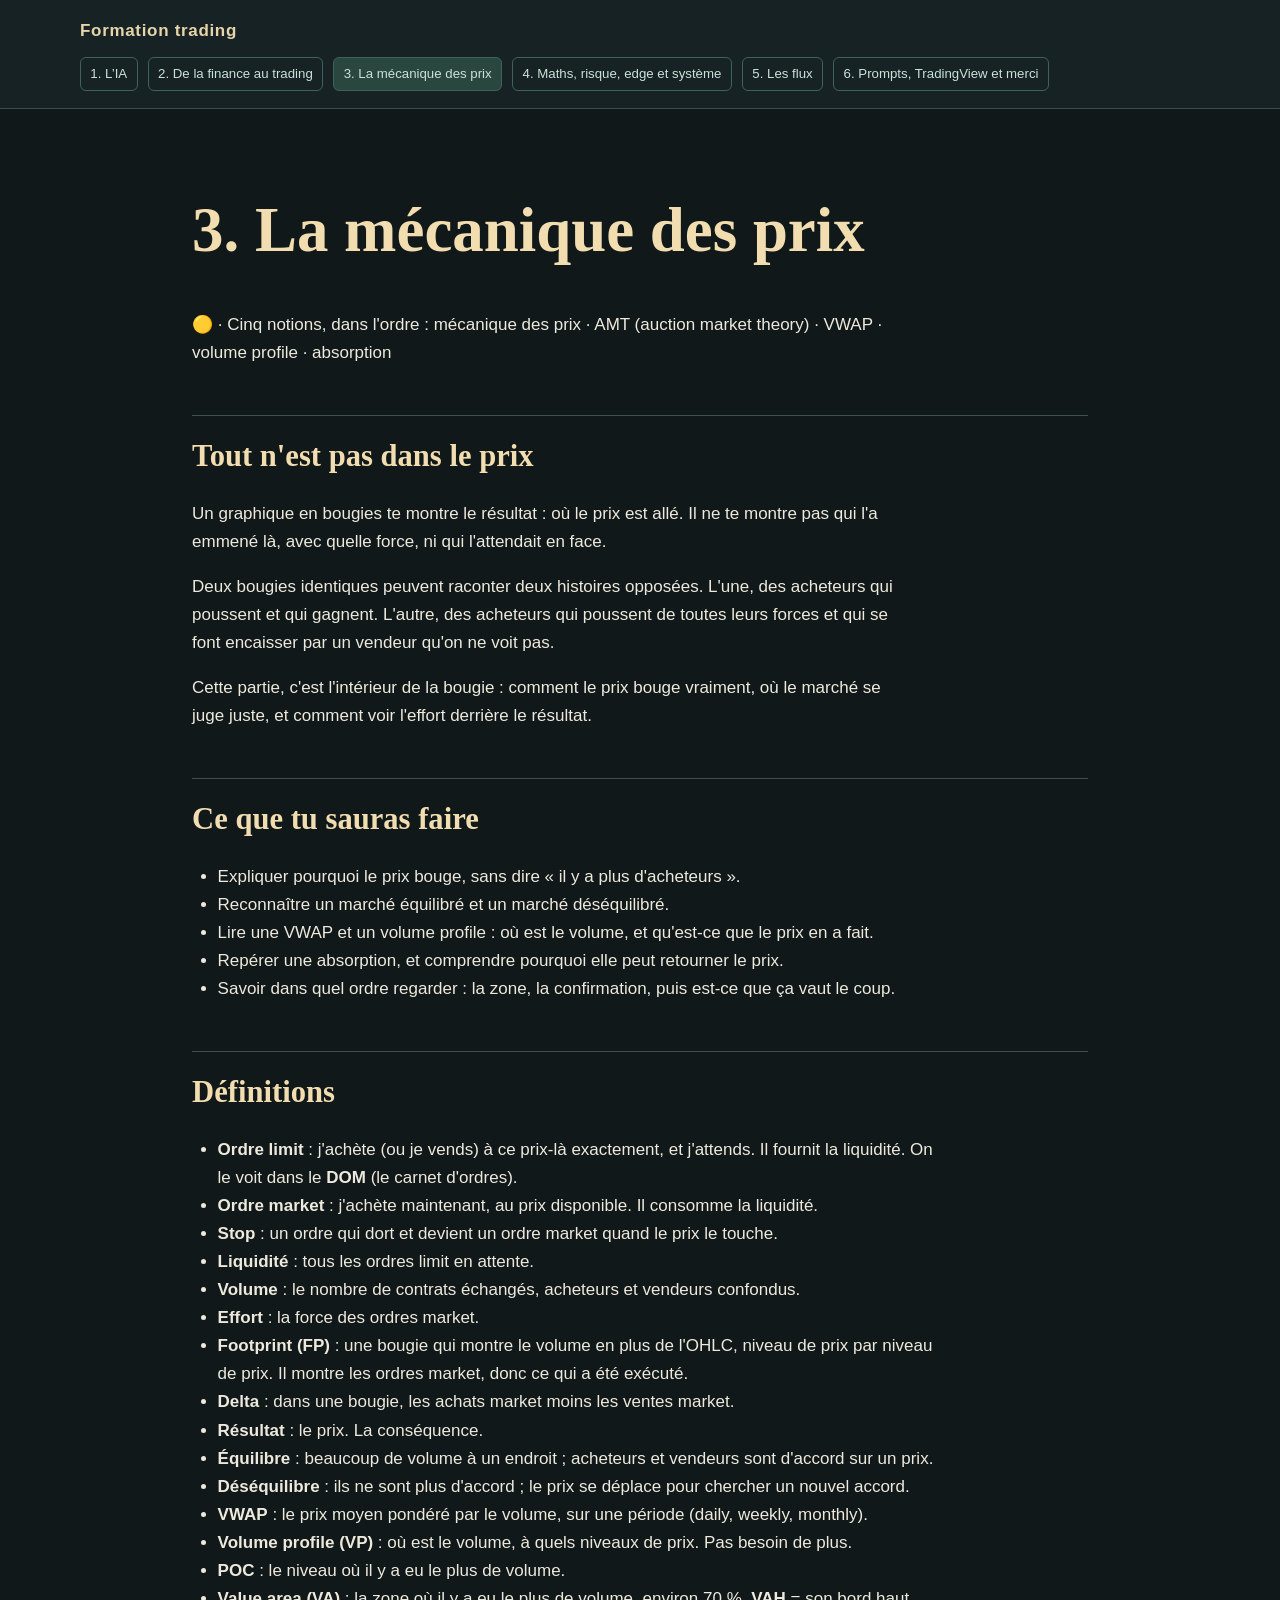
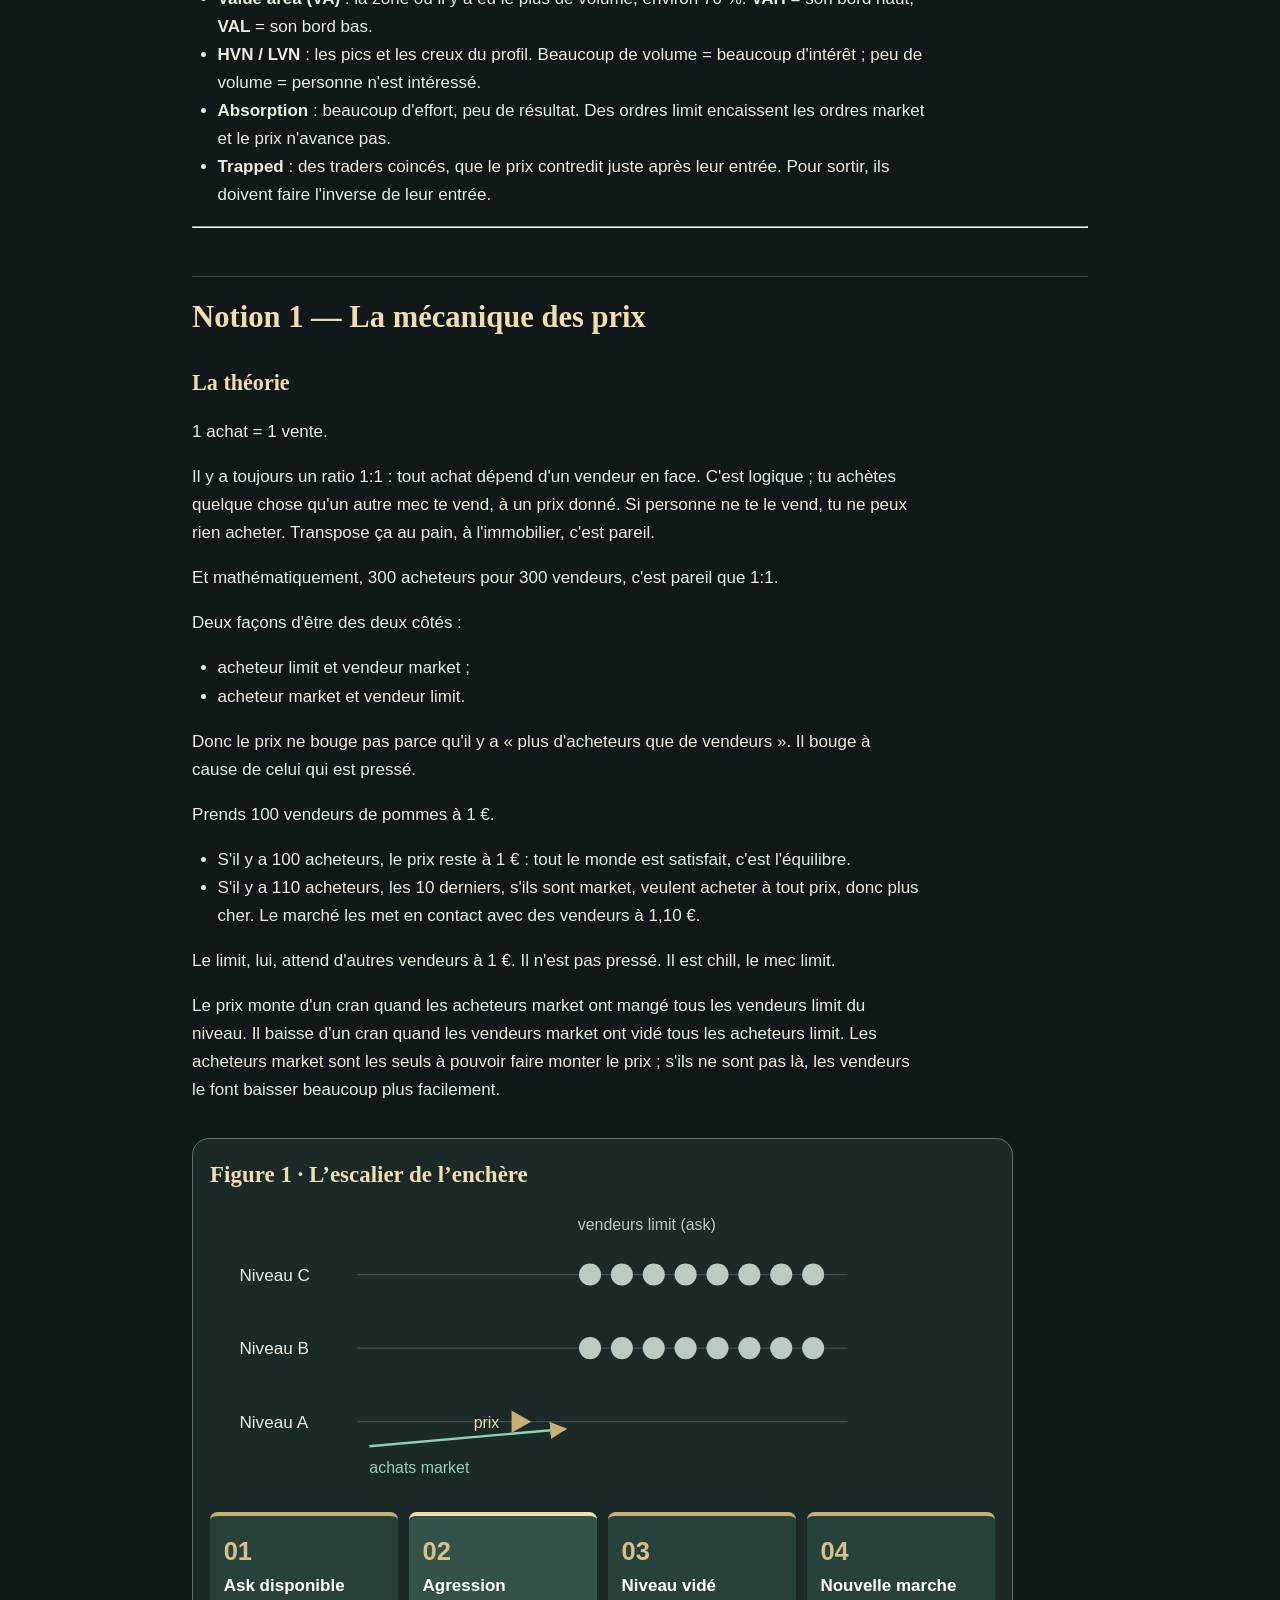
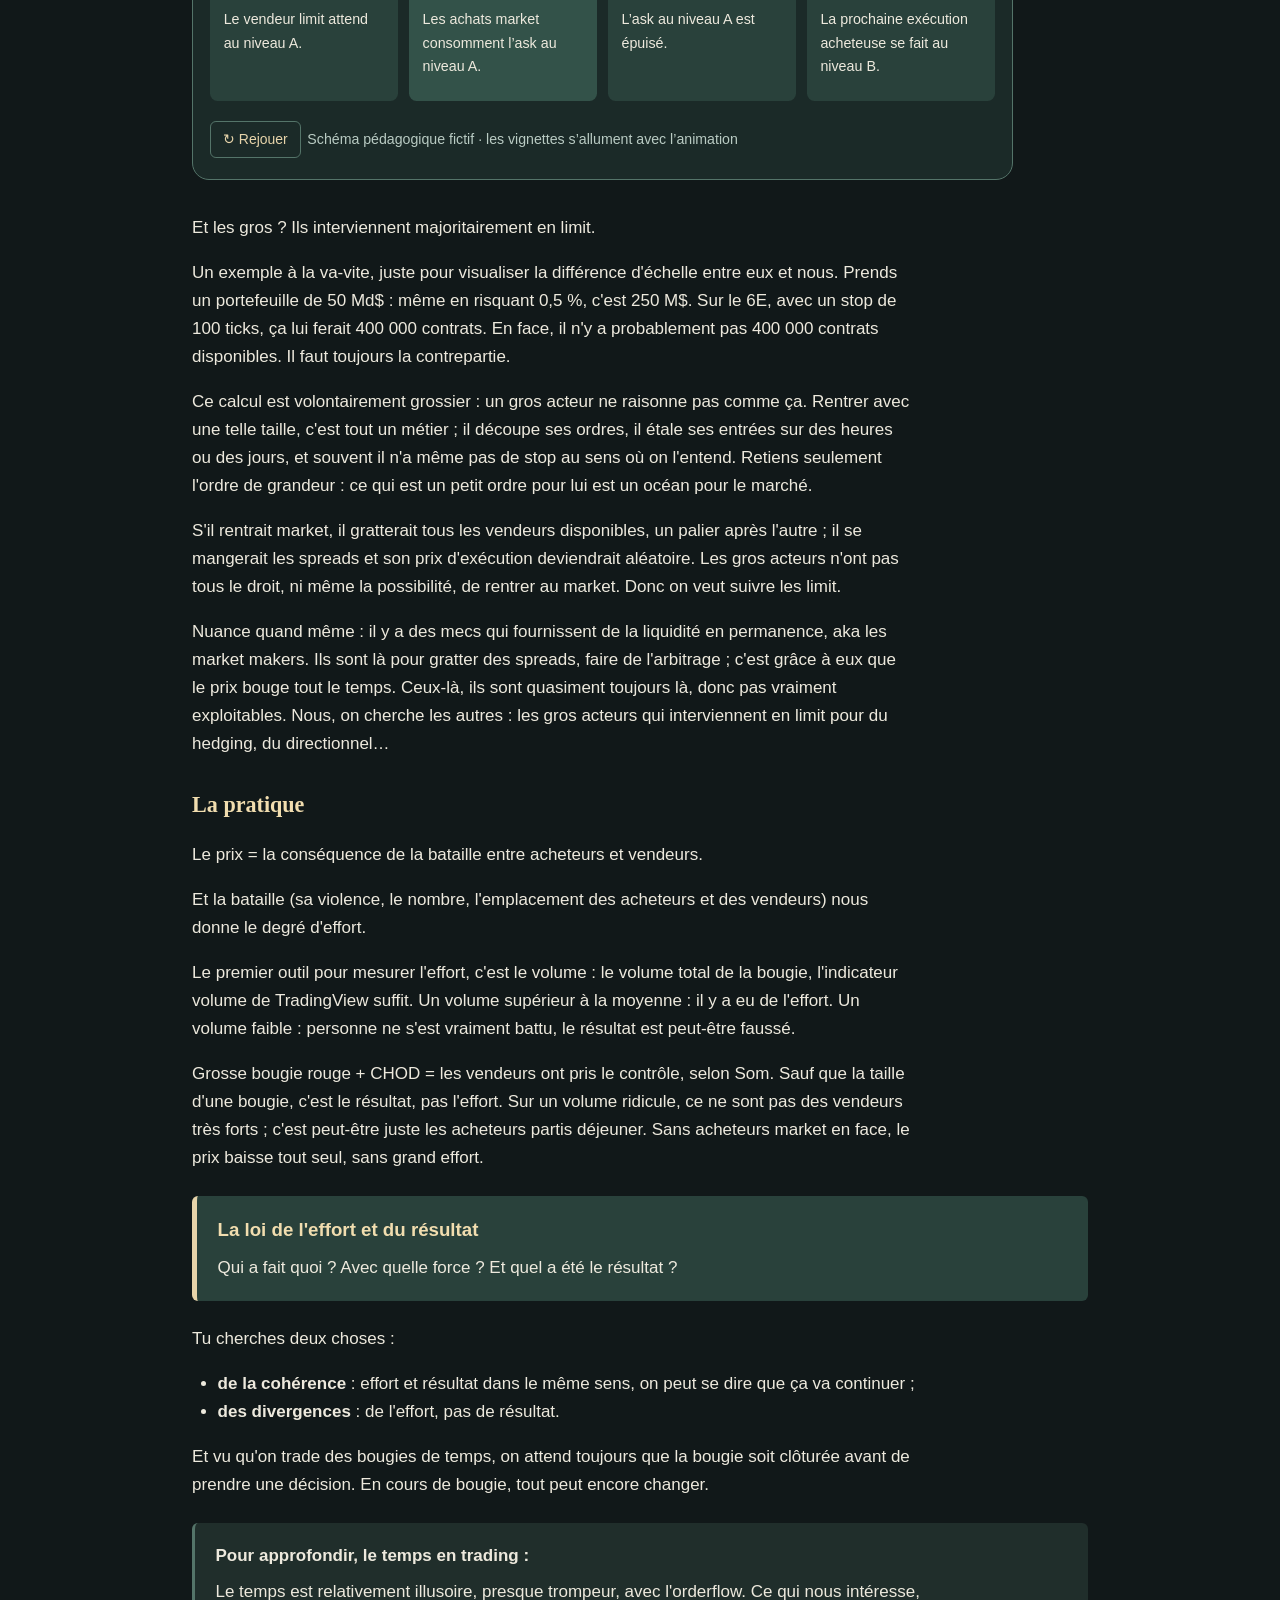
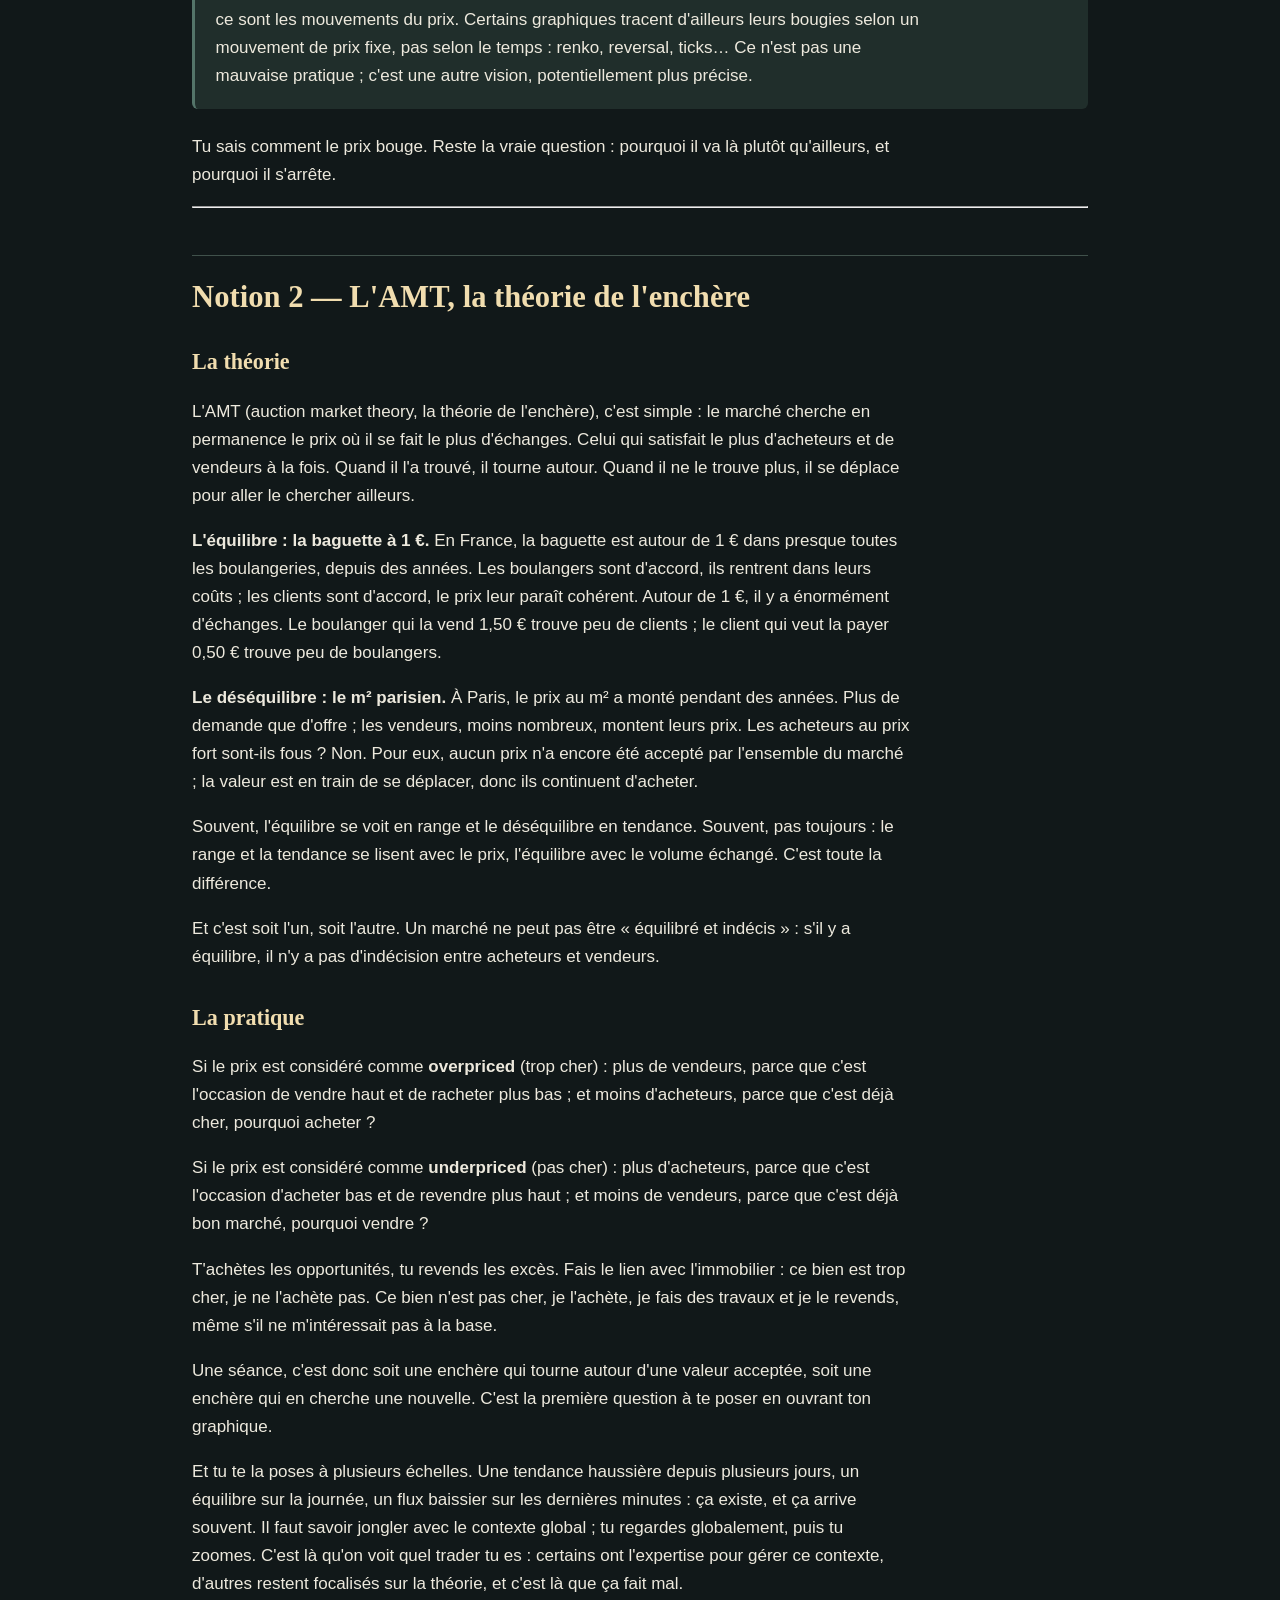
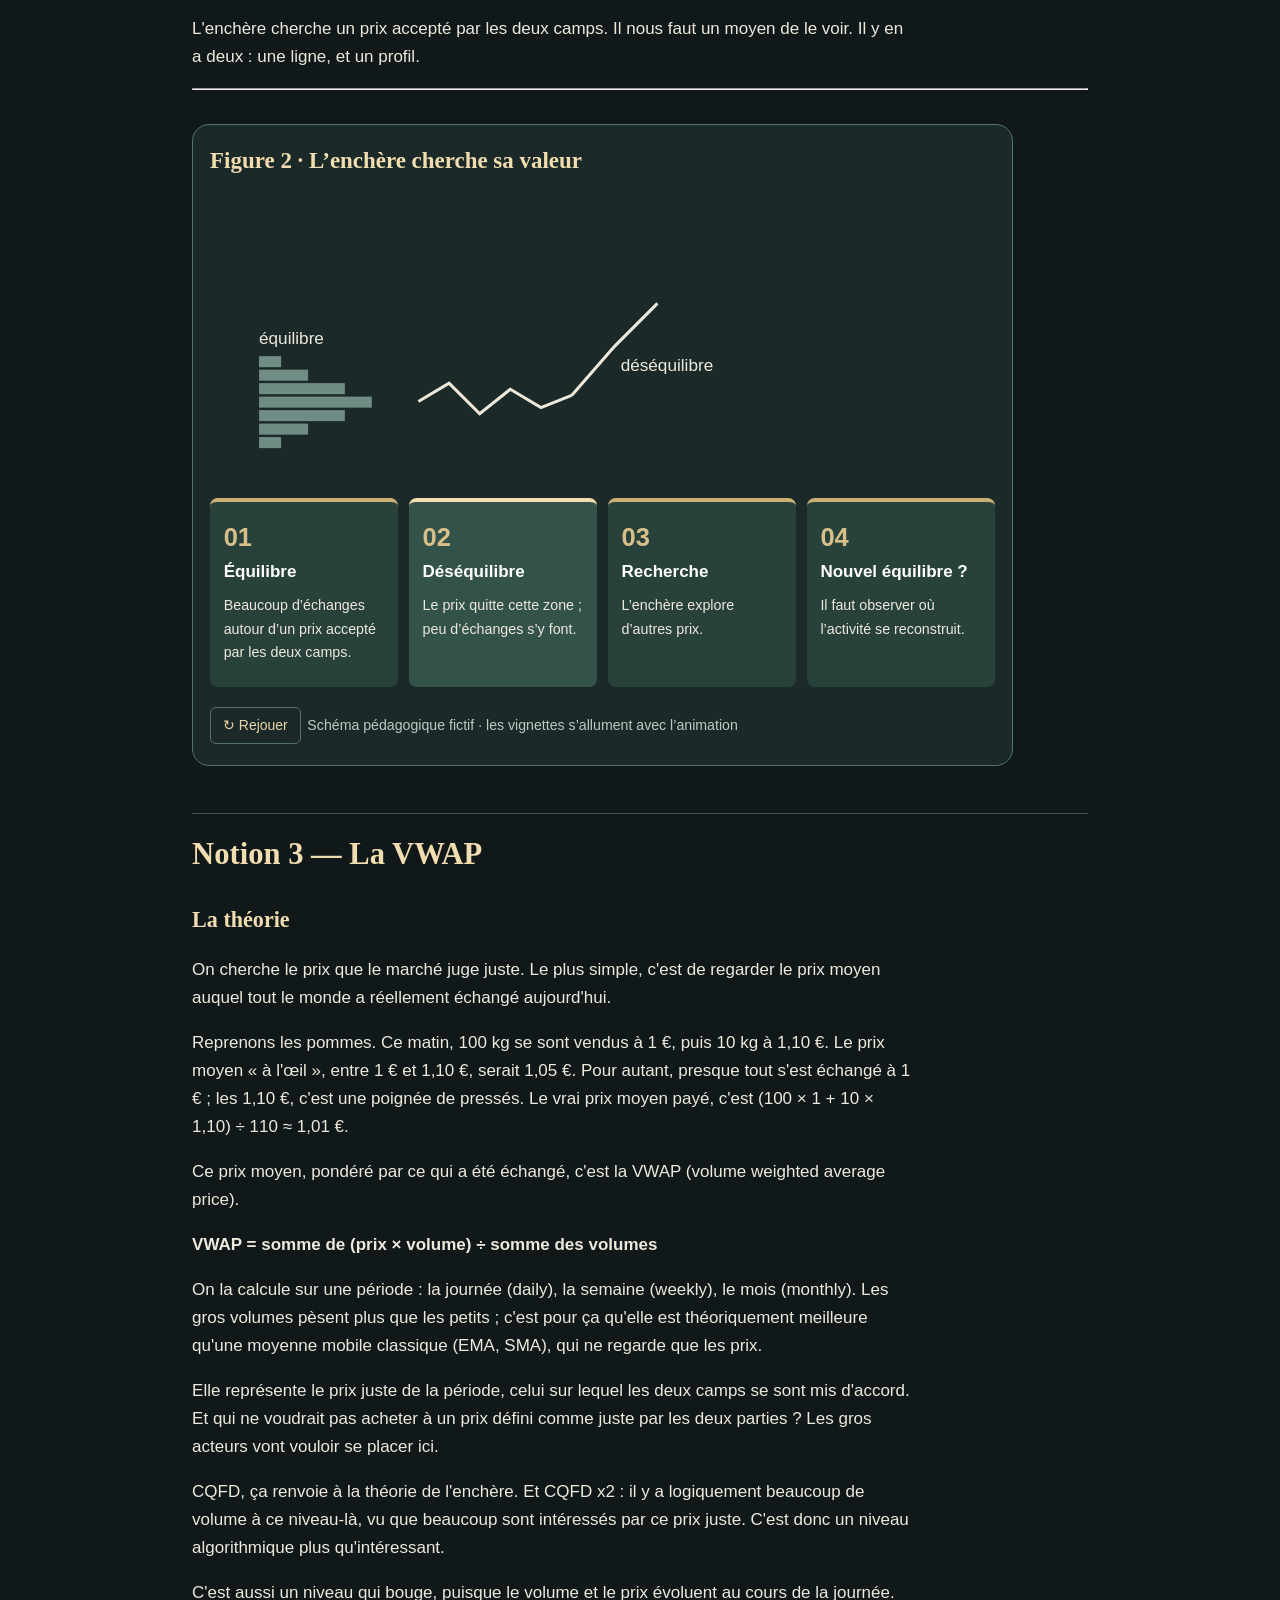
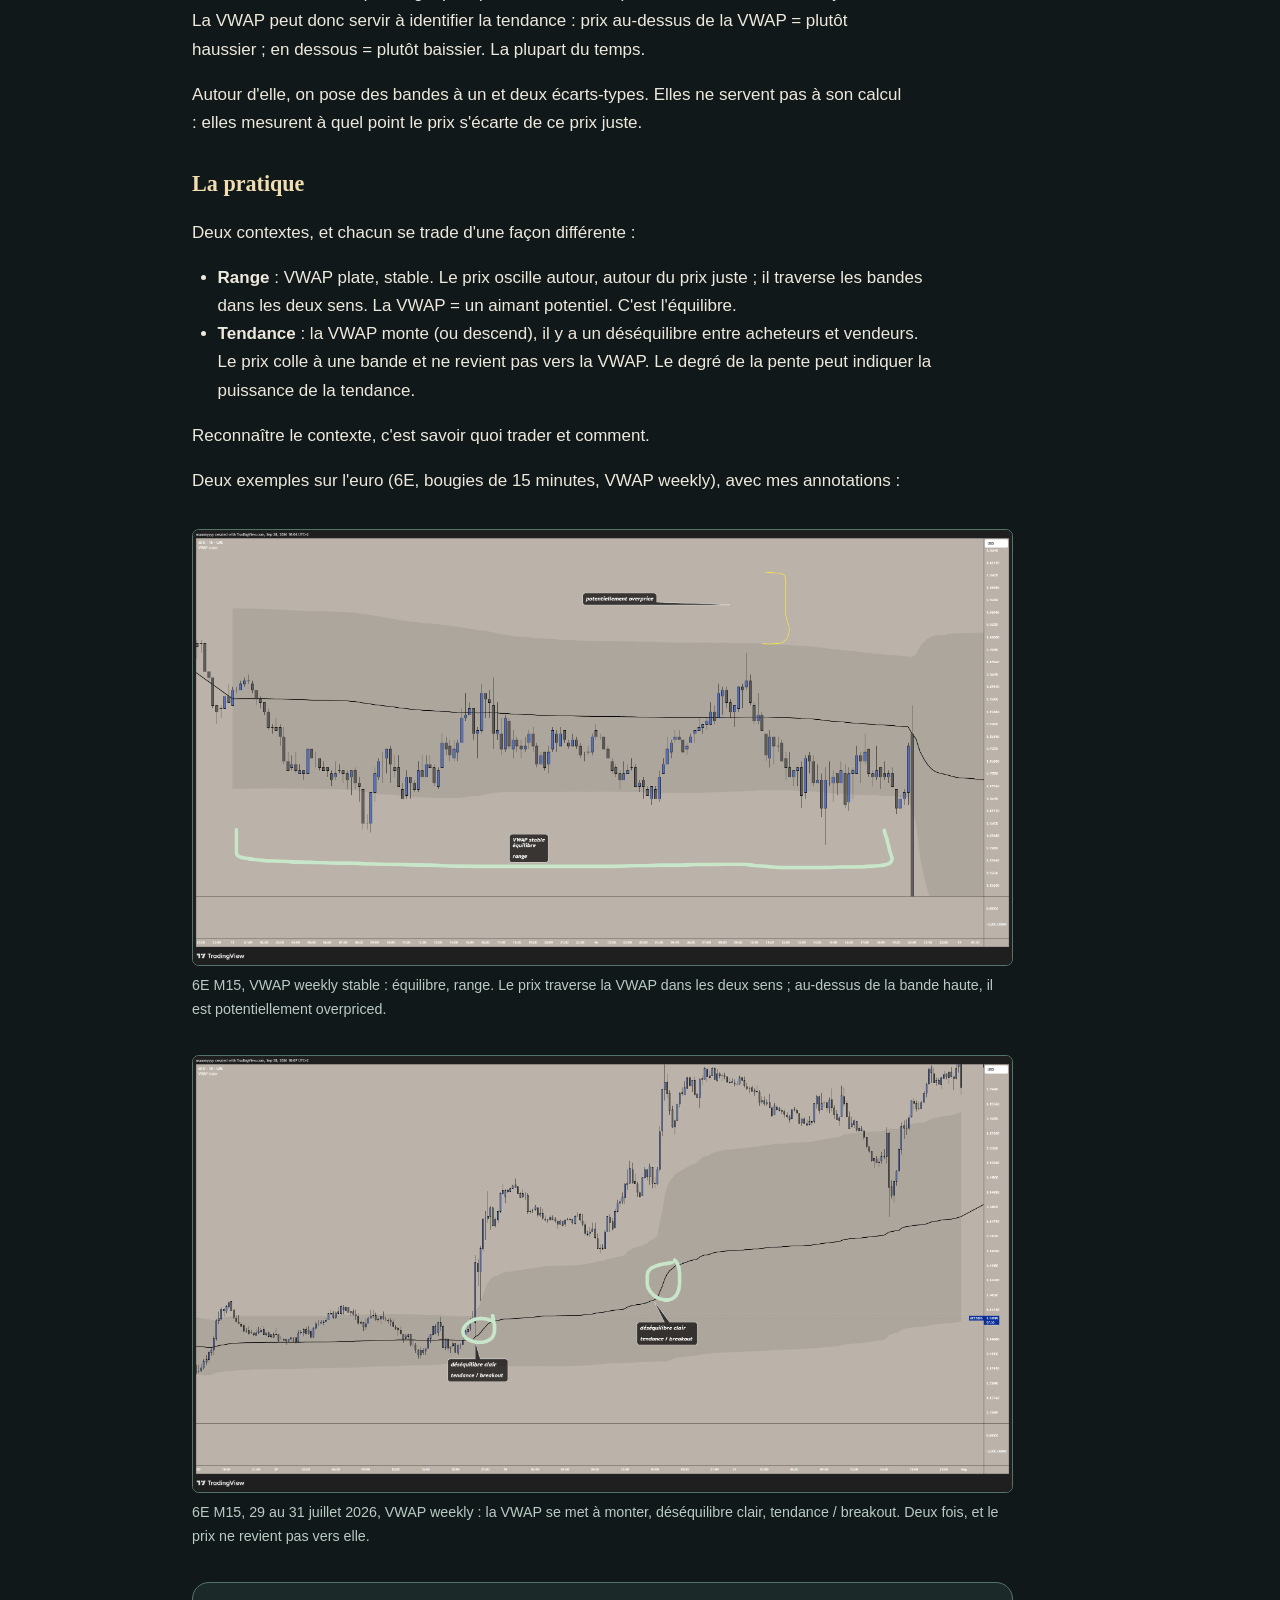
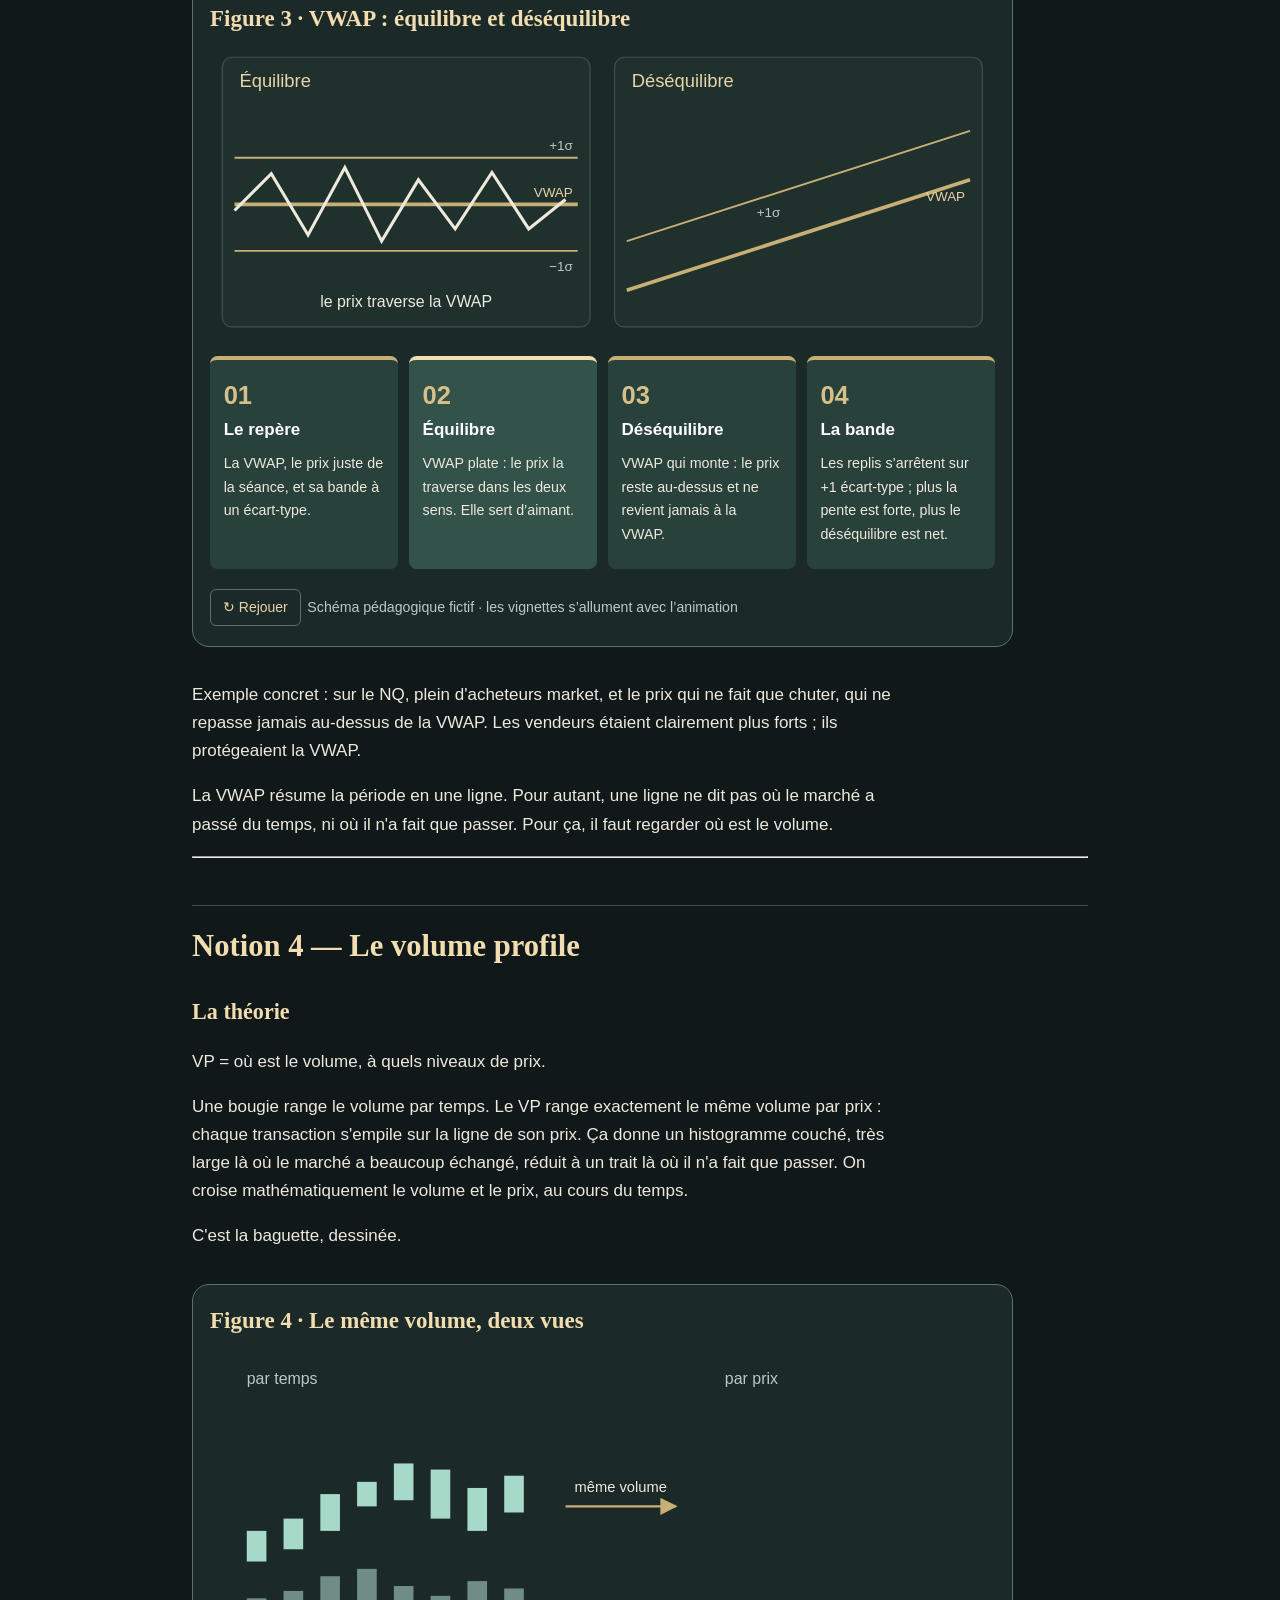
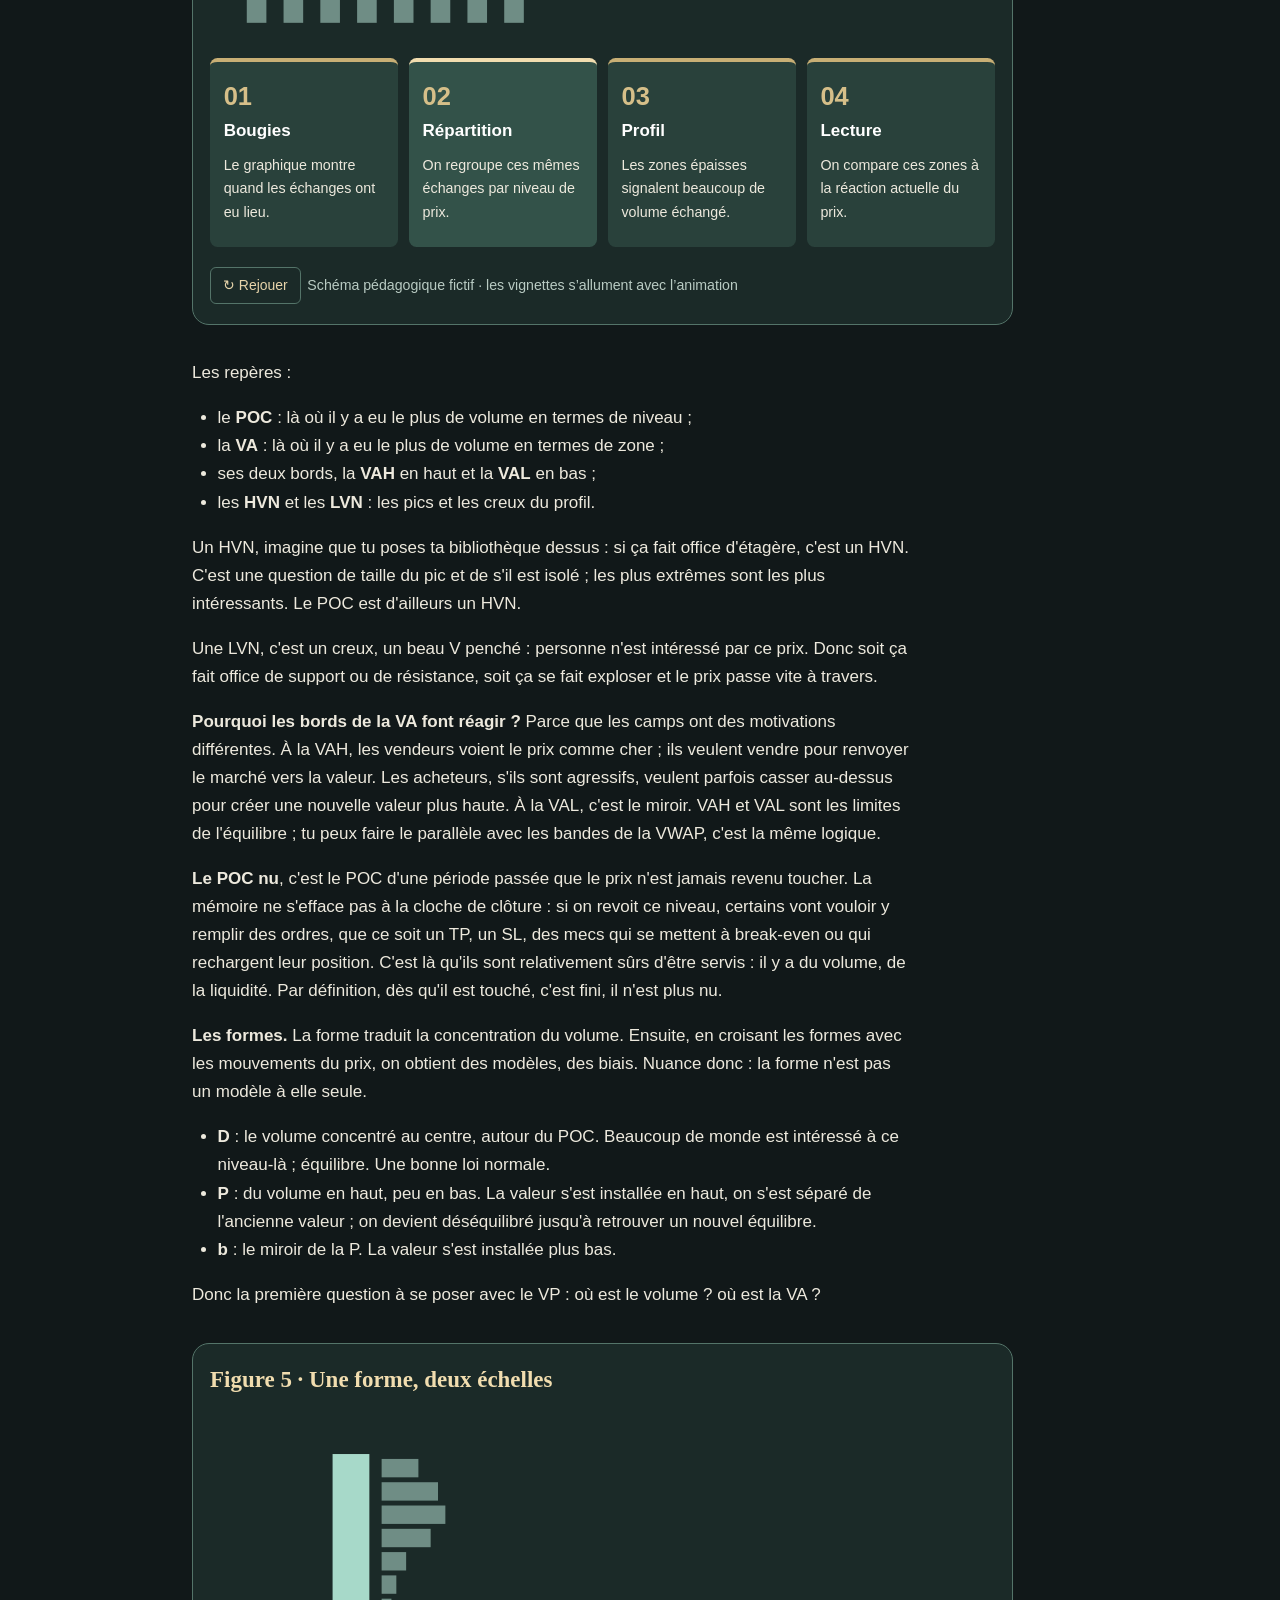
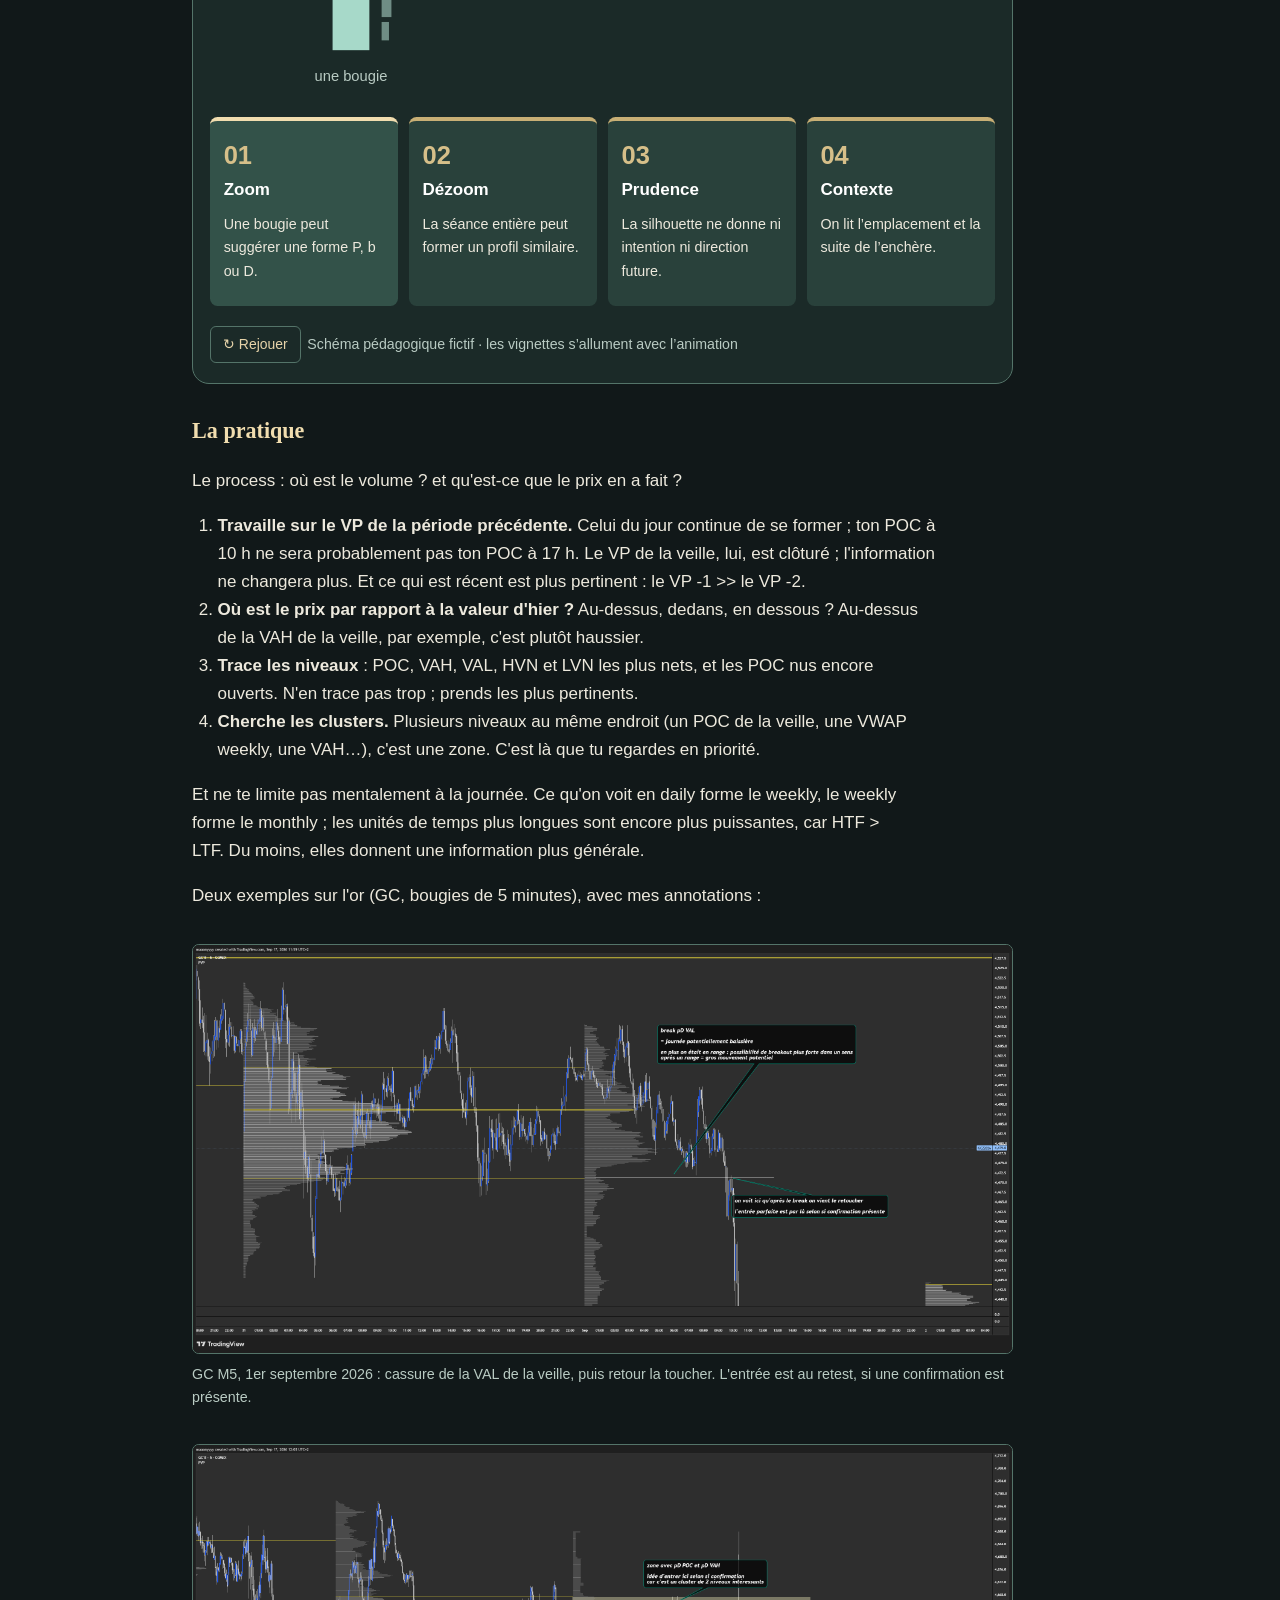
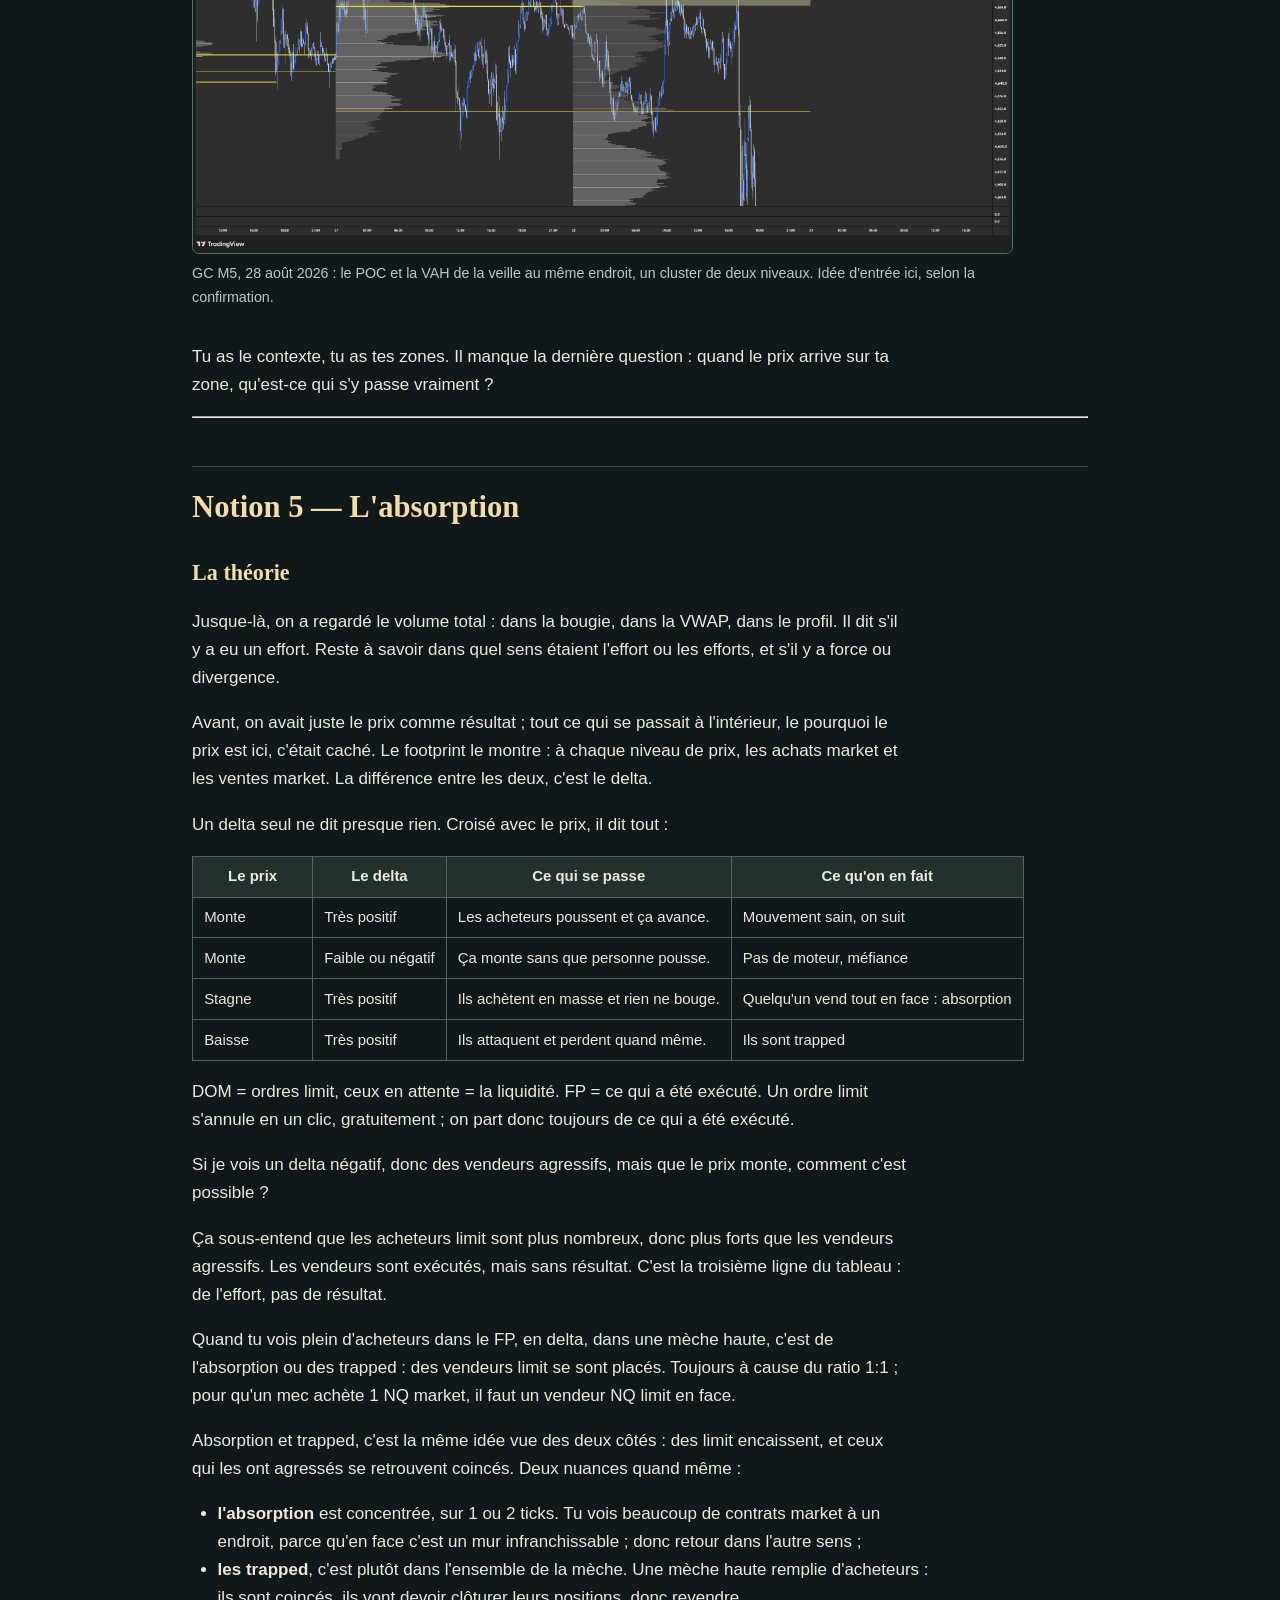
<file: 3.html>
<!doctype html><html lang="fr"><head><meta charset="utf-8"><meta name="viewport" content="width=device-width, initial-scale=1"><title>3. La mécanique des prix · Formation trading</title><link rel="stylesheet" href="style.css"></head><body><a class="skip" href="#contenu">Aller au contenu</a><header><a class="brand" href="index.html">Formation trading</a><nav aria-label="Sommaire"><a href="1.html" class="">1. L’IA</a><a href="2.html" class="">2. De la finance au trading</a><a href="3.html" class="active">3. La mécanique des prix</a><a href="4.html" class="">4. Maths, risque, edge et système</a><a href="5.html" class="">5. Les flux</a><a href="6.html" class="">6. Prompts, TradingView et merci</a></nav></header><main id="contenu"><h1>3. La mécanique des prix</h1>
<p>🟡 · Cinq notions, dans l'ordre : mécanique des prix · AMT (auction market theory) · VWAP · volume profile · absorption</p>
<h2>Tout n'est pas dans le prix</h2>
<p>Un graphique en bougies te montre le résultat : où le prix est allé. Il ne te montre pas qui l'a emmené là, avec quelle force, ni qui l'attendait en face.</p>
<p>Deux bougies identiques peuvent raconter deux histoires opposées. L'une, des acheteurs qui poussent et qui gagnent. L'autre, des acheteurs qui poussent de toutes leurs forces et qui se font encaisser par un vendeur qu'on ne voit pas.</p>
<p>Cette partie, c'est l'intérieur de la bougie : comment le prix bouge vraiment, où le marché se juge juste, et comment voir l'effort derrière le résultat.</p>
<h2>Ce que tu sauras faire</h2>
<ul>
<li>Expliquer pourquoi le prix bouge, sans dire « il y a plus d'acheteurs ».</li>
<li>Reconnaître un marché équilibré et un marché déséquilibré.</li>
<li>Lire une VWAP et un volume profile : où est le volume, et qu'est-ce que le prix en a fait.</li>
<li>Repérer une absorption, et comprendre pourquoi elle peut retourner le prix.</li>
<li>Savoir dans quel ordre regarder : la zone, la confirmation, puis est-ce que ça vaut le coup.</li>
</ul>
<h2>Définitions</h2>
<ul>
<li><strong>Ordre limit</strong> : j'achète (ou je vends) à ce prix-là exactement, et j'attends. Il fournit la liquidité. On le voit dans le <strong>DOM</strong> (le carnet d'ordres).</li>
<li><strong>Ordre market</strong> : j'achète maintenant, au prix disponible. Il consomme la liquidité.</li>
<li><strong>Stop</strong> : un ordre qui dort et devient un ordre market quand le prix le touche.</li>
<li><strong>Liquidité</strong> : tous les ordres limit en attente.</li>
<li><strong>Volume</strong> : le nombre de contrats échangés, acheteurs et vendeurs confondus.</li>
<li><strong>Effort</strong> : la force des ordres market.</li>
<li><strong>Footprint (FP)</strong> : une bougie qui montre le volume en plus de l'OHLC, niveau de prix par niveau de prix. Il montre les ordres market, donc ce qui a été exécuté.</li>
<li><strong>Delta</strong> : dans une bougie, les achats market moins les ventes market.</li>
<li><strong>Résultat</strong> : le prix. La conséquence.</li>
<li><strong>Équilibre</strong> : beaucoup de volume à un endroit ; acheteurs et vendeurs sont d'accord sur un prix.</li>
<li><strong>Déséquilibre</strong> : ils ne sont plus d'accord ; le prix se déplace pour chercher un nouvel accord.</li>
<li><strong>VWAP</strong> : le prix moyen pondéré par le volume, sur une période (daily, weekly, monthly).</li>
<li><strong>Volume profile (VP)</strong> : où est le volume, à quels niveaux de prix. Pas besoin de plus.</li>
<li><strong>POC</strong> : le niveau où il y a eu le plus de volume.</li>
<li><strong>Value area (VA)</strong> : la zone où il y a eu le plus de volume, environ 70 %. <strong>VAH</strong> = son bord haut, <strong>VAL</strong> = son bord bas.</li>
<li><strong>HVN / LVN</strong> : les pics et les creux du profil. Beaucoup de volume = beaucoup d'intérêt ; peu de volume = personne n'est intéressé.</li>
<li><strong>Absorption</strong> : beaucoup d'effort, peu de résultat. Des ordres limit encaissent les ordres market et le prix n'avance pas.</li>
<li><strong>Trapped</strong> : des traders coincés, que le prix contredit juste après leur entrée. Pour sortir, ils doivent faire l'inverse de leur entrée.</li>
</ul>
<hr>
<h2>Notion 1 — La mécanique des prix</h2>
<h3>La théorie</h3>
<p>1 achat = 1 vente.</p>
<p>Il y a toujours un ratio 1:1 : tout achat dépend d'un vendeur en face. C'est logique ; tu achètes quelque chose qu'un autre mec te vend, à un prix donné. Si personne ne te le vend, tu ne peux rien acheter. Transpose ça au pain, à l'immobilier, c'est pareil.</p>
<p>Et mathématiquement, 300 acheteurs pour 300 vendeurs, c'est pareil que 1:1.</p>
<p>Deux façons d'être des deux côtés :</p>
<ul>
<li>acheteur limit et vendeur market ;</li>
<li>acheteur market et vendeur limit.</li>
</ul>
<p>Donc le prix ne bouge pas parce qu'il y a « plus d'acheteurs que de vendeurs ». Il bouge à cause de celui qui est pressé.</p>
<p>Prends 100 vendeurs de pommes à 1 €.</p>
<ul>
<li>S'il y a 100 acheteurs, le prix reste à 1 € : tout le monde est satisfait, c'est l'équilibre.</li>
<li>S'il y a 110 acheteurs, les 10 derniers, s'ils sont market, veulent acheter à tout prix, donc plus cher. Le marché les met en contact avec des vendeurs à 1,10 €.</li>
</ul>
<p>Le limit, lui, attend d'autres vendeurs à 1 €. Il n'est pas pressé. Il est chill, le mec limit.</p>
<p>Le prix monte d'un cran quand les acheteurs market ont mangé tous les vendeurs limit du niveau. Il baisse d'un cran quand les vendeurs market ont vidé tous les acheteurs limit. Les acheteurs market sont les seuls à pouvoir faire monter le prix ; s'ils ne sont pas là, les vendeurs le font baisser beaucoup plus facilement.</p>
<figure id="figure-1" class="figure anim" data-state="4"><figcaption>Figure 1 · L’escalier de l’enchère</figcaption><div class="scene-wrap"><svg class="scene" viewBox="0 0 640 240" role="img" aria-label="Un niveau d'ask se vide, puis le prix monte d'un cran"><defs><marker id="fleche" viewBox="0 0 10 10" refX="9" refY="5" markerWidth="7" markerHeight="7" orient="auto-start-reverse"><path d="M0,0 L10,5 L0,10 z" class="tete"/></marker></defs><text x="300" y="24" class="doux k1" font-size="13" text-anchor="start">vendeurs limit (ask)</text><text x="24" y="65" class="k1" font-size="14" text-anchor="start">Niveau C</text><line x1="120" y1="60" x2="520" y2="60" class="grille k1"/><circle cx="310" cy="60" r="9" class="jeton k1" style="transition-delay:0s"/><circle cx="336" cy="60" r="9" class="jeton k1" style="transition-delay:0s"/><circle cx="362" cy="60" r="9" class="jeton k1" style="transition-delay:0s"/><circle cx="388" cy="60" r="9" class="jeton k1" style="transition-delay:0s"/><circle cx="414" cy="60" r="9" class="jeton k1" style="transition-delay:0s"/><circle cx="440" cy="60" r="9" class="jeton k1" style="transition-delay:0s"/><circle cx="466" cy="60" r="9" class="jeton k1" style="transition-delay:0s"/><circle cx="492" cy="60" r="9" class="jeton k1" style="transition-delay:0s"/><text x="24" y="125" class="k1" font-size="14" text-anchor="start">Niveau B</text><line x1="120" y1="120" x2="520" y2="120" class="grille k1"/><circle cx="310" cy="120" r="9" class="jeton k1" style="transition-delay:0s"/><circle cx="336" cy="120" r="9" class="jeton k1" style="transition-delay:0s"/><circle cx="362" cy="120" r="9" class="jeton k1" style="transition-delay:0s"/><circle cx="388" cy="120" r="9" class="jeton k1" style="transition-delay:0s"/><circle cx="414" cy="120" r="9" class="jeton k1" style="transition-delay:0s"/><circle cx="440" cy="120" r="9" class="jeton k1" style="transition-delay:0s"/><circle cx="466" cy="120" r="9" class="jeton k1" style="transition-delay:0s"/><circle cx="492" cy="120" r="9" class="jeton k1" style="transition-delay:0s"/><text x="24" y="185" class="k1" font-size="14" text-anchor="start">Niveau A</text><line x1="120" y1="180" x2="520" y2="180" class="grille k1"/><circle cx="310" cy="180" r="9" class="jeton k1 o2" style="transition-delay:0.0s"/><circle cx="336" cy="180" r="9" class="jeton k1 o2" style="transition-delay:0.14s"/><circle cx="362" cy="180" r="9" class="jeton k1 o2" style="transition-delay:0.28s"/><circle cx="388" cy="180" r="9" class="jeton k1 o2" style="transition-delay:0.42000000000000004s"/><circle cx="414" cy="180" r="9" class="jeton k1 o2" style="transition-delay:0.56s"/><circle cx="440" cy="180" r="9" class="jeton k1 o2" style="transition-delay:0.7000000000000001s"/><circle cx="466" cy="180" r="9" class="jeton k1 o2" style="transition-delay:0.8400000000000001s"/><circle cx="492" cy="180" r="9" class="jeton k1 o2" style="transition-delay:0.9800000000000001s"/><line x1="130" y1="200" x2="290" y2="186" class="fleche-up draw k2" marker-end="url(#fleche)" pathLength="1"/><text x="130" y="222" class="up k2" font-size="13" text-anchor="start">achats market</text><text x="310" y="206" class="or k3" font-size="14" text-anchor="start">niveau A vidé</text><g class="o4"><polygon points="262,180 246,171 246,189" class="or-plein"/><text x="236" y="185" class="or" font-size="13" text-anchor="end">prix</text></g><g class="k4"><polygon points="262,120 246,111 246,129" class="or-plein"/><text x="236" y="125" class="or" font-size="13" text-anchor="end">prix</text></g><text x="560" y="125" class="or k4" font-size="14" text-anchor="start">+1 cran</text></svg></div><ol><li><span class="step">01</span><strong>Ask disponible</strong><p>Le vendeur limit attend au niveau A.</p></li><li><span class="step">02</span><strong>Agression</strong><p>Les achats market consomment l’ask au niveau A.</p></li><li><span class="step">03</span><strong>Niveau vidé</strong><p>L’ask au niveau A est épuisé.</p></li><li><span class="step">04</span><strong>Nouvelle marche</strong><p>La prochaine exécution acheteuse se fait au niveau B.</p></li></ol><button type="button" class="rejouer">↻ Rejouer</button><small>Schéma pédagogique fictif · les vignettes s’allument avec l’animation</small></figure>
<p>Et les gros ? Ils interviennent majoritairement en limit.</p>
<p>Un exemple à la va-vite, juste pour visualiser la différence d'échelle entre eux et nous. Prends un portefeuille de 50 Md$ : même en risquant 0,5 %, c'est 250 M$. Sur le 6E, avec un stop de 100 ticks, ça lui ferait 400 000 contrats. En face, il n'y a probablement pas 400 000 contrats disponibles. Il faut toujours la contrepartie.</p>
<p>Ce calcul est volontairement grossier : un gros acteur ne raisonne pas comme ça. Rentrer avec une telle taille, c'est tout un métier ; il découpe ses ordres, il étale ses entrées sur des heures ou des jours, et souvent il n'a même pas de stop au sens où on l'entend. Retiens seulement l'ordre de grandeur : ce qui est un petit ordre pour lui est un océan pour le marché.</p>
<p>S'il rentrait market, il gratterait tous les vendeurs disponibles, un palier après l'autre ; il se mangerait les spreads et son prix d'exécution deviendrait aléatoire. Les gros acteurs n'ont pas tous le droit, ni même la possibilité, de rentrer au market. Donc on veut suivre les limit.</p>
<p>Nuance quand même : il y a des mecs qui fournissent de la liquidité en permanence, aka les market makers. Ils sont là pour gratter des spreads, faire de l'arbitrage ; c'est grâce à eux que le prix bouge tout le temps. Ceux-là, ils sont quasiment toujours là, donc pas vraiment exploitables. Nous, on cherche les autres : les gros acteurs qui interviennent en limit pour du hedging, du directionnel…</p>
<h3>La pratique</h3>
<p>Le prix = la conséquence de la bataille entre acheteurs et vendeurs.</p>
<p>Et la bataille (sa violence, le nombre, l'emplacement des acheteurs et des vendeurs) nous donne le degré d'effort.</p>
<p>Le premier outil pour mesurer l'effort, c'est le volume : le volume total de la bougie, l'indicateur volume de TradingView suffit. Un volume supérieur à la moyenne : il y a eu de l'effort. Un volume faible : personne ne s'est vraiment battu, le résultat est peut-être faussé.</p>
<p>Grosse bougie rouge + CHOD = les vendeurs ont pris le contrôle, selon Som. Sauf que la taille d'une bougie, c'est le résultat, pas l'effort. Sur un volume ridicule, ce ne sont pas des vendeurs très forts ; c'est peut-être juste les acheteurs partis déjeuner. Sans acheteurs market en face, le prix baisse tout seul, sans grand effort.</p>
<aside class="callout callout-important">
<p><strong>La loi de l'effort et du résultat</strong></p>
<p>Qui a fait quoi ? Avec quelle force ? Et quel a été le résultat ?</p>
</aside>
<p>Tu cherches deux choses :</p>
<ul>
<li><strong>de la cohérence</strong> : effort et résultat dans le même sens, on peut se dire que ça va continuer ;</li>
<li><strong>des divergences</strong> : de l'effort, pas de résultat.</li>
</ul>
<p>Et vu qu'on trade des bougies de temps, on attend toujours que la bougie soit clôturée avant de prendre une décision. En cours de bougie, tout peut encore changer.</p>
<aside class="callout callout-note">
<p><strong>Pour approfondir, le temps en trading :</strong></p>
<p>Le temps est relativement illusoire, presque trompeur, avec l'orderflow. Ce qui nous intéresse, ce sont les mouvements du prix. Certains graphiques tracent d'ailleurs leurs bougies selon un mouvement de prix fixe, pas selon le temps : renko, reversal, ticks… Ce n'est pas une mauvaise pratique ; c'est une autre vision, potentiellement plus précise.</p>
</aside>
<p>Tu sais comment le prix bouge. Reste la vraie question : pourquoi il va là plutôt qu'ailleurs, et pourquoi il s'arrête.</p>
<hr>
<h2>Notion 2 — L'AMT, la théorie de l'enchère</h2>
<h3>La théorie</h3>
<p>L'AMT (auction market theory, la théorie de l'enchère), c'est simple : le marché cherche en permanence le prix où il se fait le plus d'échanges. Celui qui satisfait le plus d'acheteurs et de vendeurs à la fois. Quand il l'a trouvé, il tourne autour. Quand il ne le trouve plus, il se déplace pour aller le chercher ailleurs.</p>
<p><strong>L'équilibre : la baguette à 1 €.</strong> En France, la baguette est autour de 1 € dans presque toutes les boulangeries, depuis des années. Les boulangers sont d'accord, ils rentrent dans leurs coûts ; les clients sont d'accord, le prix leur paraît cohérent. Autour de 1 €, il y a énormément d'échanges. Le boulanger qui la vend 1,50 € trouve peu de clients ; le client qui veut la payer 0,50 € trouve peu de boulangers.</p>
<p><strong>Le déséquilibre : le m² parisien.</strong> À Paris, le prix au m² a monté pendant des années. Plus de demande que d'offre ; les vendeurs, moins nombreux, montent leurs prix. Les acheteurs au prix fort sont-ils fous ? Non. Pour eux, aucun prix n'a encore été accepté par l'ensemble du marché ; la valeur est en train de se déplacer, donc ils continuent d'acheter.</p>
<p>Souvent, l'équilibre se voit en range et le déséquilibre en tendance. Souvent, pas toujours : le range et la tendance se lisent avec le prix, l'équilibre avec le volume échangé. C'est toute la différence.</p>
<p>Et c'est soit l'un, soit l'autre. Un marché ne peut pas être « équilibré et indécis » : s'il y a équilibre, il n'y a pas d'indécision entre acheteurs et vendeurs.</p>
<h3>La pratique</h3>
<p>Si le prix est considéré comme <strong>overpriced</strong> (trop cher) : plus de vendeurs, parce que c'est l'occasion de vendre haut et de racheter plus bas ; et moins d'acheteurs, parce que c'est déjà cher, pourquoi acheter ?</p>
<p>Si le prix est considéré comme <strong>underpriced</strong> (pas cher) : plus d'acheteurs, parce que c'est l'occasion d'acheter bas et de revendre plus haut ; et moins de vendeurs, parce que c'est déjà bon marché, pourquoi vendre ?</p>
<p>T'achètes les opportunités, tu revends les excès. Fais le lien avec l'immobilier : ce bien est trop cher, je ne l'achète pas. Ce bien n'est pas cher, je l'achète, je fais des travaux et je le revends, même s'il ne m'intéressait pas à la base.</p>
<p>Une séance, c'est donc soit une enchère qui tourne autour d'une valeur acceptée, soit une enchère qui en cherche une nouvelle. C'est la première question à te poser en ouvrant ton graphique.</p>
<p>Et tu te la poses à plusieurs échelles. Une tendance haussière depuis plusieurs jours, un équilibre sur la journée, un flux baissier sur les dernières minutes : ça existe, et ça arrive souvent. Il faut savoir jongler avec le contexte global ; tu regardes globalement, puis tu zoomes. C'est là qu'on voit quel trader tu es : certains ont l'expertise pour gérer ce contexte, d'autres restent focalisés sur la théorie, et c'est là que ça fait mal.</p>
<p>L'enchère cherche un prix accepté par les deux camps. Il nous faut un moyen de le voir. Il y en a deux : une ligne, et un profil.</p>
<hr>
<figure id="figure-2" class="figure anim" data-state="4"><figcaption>Figure 2 · L’enchère cherche sa valeur</figcaption><div class="scene-wrap"><svg class="scene" viewBox="0 0 640 240" role="img" aria-label="Le prix quitte une zone d'équilibre, passe en déséquilibre et cherche un nouvel équilibre"><defs><marker id="fleche" viewBox="0 0 10 10" refX="9" refY="5" markerWidth="7" markerHeight="7" orient="auto-start-reverse"><path d="M0,0 L10,5 L0,10 z" class="tete"/></marker></defs><rect x="40" y="138" width="18" height="9" rx="0" class="barre grow k1"/><rect x="40" y="149" width="40" height="9" rx="0" class="barre grow k1" style="transition-delay:0.06s"/><rect x="40" y="160" width="70" height="9" rx="0" class="barre grow k1" style="transition-delay:0.12s"/><rect x="40" y="171" width="92" height="9" rx="0" class="barre grow k1" style="transition-delay:0.18s"/><rect x="40" y="182" width="70" height="9" rx="0" class="barre grow k1" style="transition-delay:0.24s"/><rect x="40" y="193" width="40" height="9" rx="0" class="barre grow k1" style="transition-delay:0.3s"/><rect x="40" y="204" width="18" height="9" rx="0" class="barre grow k1" style="transition-delay:0.36s"/><text x="40" y="128" class="k1" font-size="14" text-anchor="start">équilibre</text><polyline points="170,175 195,160 220,185 245,165 270,180 295,170" class="prix draw k1" pathLength="1" fill="none"/><polyline points="295,170 330,130 365,95" class="prix draw k2" pathLength="1" fill="none"/><text x="335" y="150" class="k2" font-size="14" text-anchor="start">déséquilibre</text><polyline points="365,95 395,70 425,90 455,62 485,82 515,70" class="prix draw k3" pathLength="1" fill="none"/><text x="420" y="45" class="k3" font-size="14" text-anchor="start">recherche</text><rect x="545" y="55" width="12" height="7" rx="0" class="barre or-plein grow k4"/><rect x="545" y="64" width="28" height="7" rx="0" class="barre or-plein grow k4" style="transition-delay:0.06s"/><rect x="545" y="73" width="46" height="7" rx="0" class="barre or-plein grow k4" style="transition-delay:0.12s"/><rect x="545" y="82" width="28" height="7" rx="0" class="barre or-plein grow k4" style="transition-delay:0.18s"/><rect x="545" y="91" width="12" height="7" rx="0" class="barre or-plein grow k4" style="transition-delay:0.24s"/><text x="530" y="118" class="or k4" font-size="14" text-anchor="start">nouvel équilibre ?</text></svg></div><ol><li><span class="step">01</span><strong>Équilibre</strong><p>Beaucoup d’échanges autour d’un prix accepté par les deux camps.</p></li><li><span class="step">02</span><strong>Déséquilibre</strong><p>Le prix quitte cette zone ; peu d’échanges s’y font.</p></li><li><span class="step">03</span><strong>Recherche</strong><p>L’enchère explore d’autres prix.</p></li><li><span class="step">04</span><strong>Nouvel équilibre ?</strong><p>Il faut observer où l’activité se reconstruit.</p></li></ol><button type="button" class="rejouer">↻ Rejouer</button><small>Schéma pédagogique fictif · les vignettes s’allument avec l’animation</small></figure>
<h2>Notion 3 — La VWAP</h2>
<h3>La théorie</h3>
<p>On cherche le prix que le marché juge juste. Le plus simple, c'est de regarder le prix moyen auquel tout le monde a réellement échangé aujourd'hui.</p>
<p>Reprenons les pommes. Ce matin, 100 kg se sont vendus à 1 €, puis 10 kg à 1,10 €. Le prix moyen « à l'œil », entre 1 € et 1,10 €, serait 1,05 €. Pour autant, presque tout s'est échangé à 1 € ; les 1,10 €, c'est une poignée de pressés. Le vrai prix moyen payé, c'est (100 × 1 + 10 × 1,10) ÷ 110 ≈ 1,01 €.</p>
<p>Ce prix moyen, pondéré par ce qui a été échangé, c'est la VWAP (volume weighted average price).</p>
<p><strong>VWAP = somme de (prix × volume) ÷ somme des volumes</strong></p>
<p>On la calcule sur une période : la journée (daily), la semaine (weekly), le mois (monthly). Les gros volumes pèsent plus que les petits ; c'est pour ça qu'elle est théoriquement meilleure qu'une moyenne mobile classique (EMA, SMA), qui ne regarde que les prix.</p>
<p>Elle représente le prix juste de la période, celui sur lequel les deux camps se sont mis d'accord. Et qui ne voudrait pas acheter à un prix défini comme juste par les deux parties ? Les gros acteurs vont vouloir se placer ici.</p>
<p>CQFD, ça renvoie à la théorie de l'enchère. Et CQFD x2 : il y a logiquement beaucoup de volume à ce niveau-là, vu que beaucoup sont intéressés par ce prix juste. C'est donc un niveau algorithmique plus qu'intéressant.</p>
<p>C'est aussi un niveau qui bouge, puisque le volume et le prix évoluent au cours de la journée. La VWAP peut donc servir à identifier la tendance : prix au-dessus de la VWAP = plutôt haussier ; en dessous = plutôt baissier. La plupart du temps.</p>
<p>Autour d'elle, on pose des bandes à un et deux écarts-types. Elles ne servent pas à son calcul : elles mesurent à quel point le prix s'écarte de ce prix juste.</p>
<h3>La pratique</h3>
<p>Deux contextes, et chacun se trade d'une façon différente :</p>
<ul>
<li><strong>Range</strong> : VWAP plate, stable. Le prix oscille autour, autour du prix juste ; il traverse les bandes dans les deux sens. La VWAP = un aimant potentiel. C'est l'équilibre.</li>
<li><strong>Tendance</strong> : la VWAP monte (ou descend), il y a un déséquilibre entre acheteurs et vendeurs. Le prix colle à une bande et ne revient pas vers la VWAP. Le degré de la pente peut indiquer la puissance de la tendance.</li>
</ul>
<p>Reconnaître le contexte, c'est savoir quoi trader et comment.</p>
<p>Deux exemples sur l'euro (6E, bougies de 15 minutes, VWAP weekly), avec mes annotations :</p>
<figure class="capture"><a href="captures/2026-09-28_6E-M15_VWAP-weekly-equilibre.png" class="zoom" title="Agrandir"><img src="captures/2026-09-28_6E-M15_VWAP-weekly-equilibre.png" alt="6E M15, VWAP weekly stable : équilibre, range. Le prix traverse la VWAP dans les deux sens ; au-dessus de la bande haute, il est potentiellement overpriced." loading="lazy"></a><figcaption>6E M15, VWAP weekly stable : équilibre, range. Le prix traverse la VWAP dans les deux sens ; au-dessus de la bande haute, il est potentiellement overpriced.</figcaption></figure>
<figure class="capture"><a href="captures/2026-09-28_6E-M15_VWAP-weekly-desequilibre.png" class="zoom" title="Agrandir"><img src="captures/2026-09-28_6E-M15_VWAP-weekly-desequilibre.png" alt="6E M15, 29 au 31 juillet 2026, VWAP weekly : la VWAP se met à monter, déséquilibre clair, tendance / breakout. Deux fois, et le prix ne revient pas vers elle." loading="lazy"></a><figcaption>6E M15, 29 au 31 juillet 2026, VWAP weekly : la VWAP se met à monter, déséquilibre clair, tendance / breakout. Deux fois, et le prix ne revient pas vers elle.</figcaption></figure>
<figure id="figure-3" class="figure anim" data-state="4"><figcaption>Figure 3 · VWAP : équilibre et déséquilibre</figcaption><div class="scene-wrap"><svg class="scene" viewBox="0 0 640 240" role="img" aria-label="À gauche, équilibre : le prix traverse la VWAP plate. À droite, déséquilibre : la VWAP monte et le prix rebondit sur la bande +1 écart-type sans revenir à la VWAP"><defs><marker id="fleche" viewBox="0 0 10 10" refX="9" refY="5" markerWidth="7" markerHeight="7" orient="auto-start-reverse"><path d="M0,0 L10,5 L0,10 z" class="tete"/></marker></defs><rect x="10" y="10" width="300" height="220" rx="8" class="cadre k1"/><rect x="330" y="10" width="300" height="220" rx="8" class="cadre k1"/><text x="24" y="34" class="or k1" font-size="15" text-anchor="start">Équilibre</text><text x="344" y="34" class="or k1" font-size="15" text-anchor="start">Déséquilibre</text><polyline points="20,130 300,130" class="vwap draw k1" pathLength="1" fill="none"/><polyline points="20,92 300,92" class="bande draw k1" pathLength="1" fill="none"/><polyline points="20,168 300,168" class="bande draw k1" pathLength="1" fill="none"/><text x="296" y="124" class="or k1" font-size="11" text-anchor="end">VWAP</text><text x="296" y="86" class="doux k1" font-size="11" text-anchor="end">+1σ</text><text x="296" y="184" class="doux k1" font-size="11" text-anchor="end">−1σ</text><polyline points="20,135 50,105 80,155 110,100 140,160 170,110 200,150 230,104 260,150 290,126" class="prix draw k2" pathLength="1" fill="none"/><text x="160" y="214" class="k2" font-size="13" text-anchor="middle">le prix traverse la VWAP</text><polyline points="340,200.0 620,110.0" class="vwap draw k1" pathLength="1" fill="none"/><polyline points="340,160.0 620,70.0" class="bande draw k1" pathLength="1" fill="none"/><text x="616" y="127.28571428571429" class="or k1" font-size="11" text-anchor="end">VWAP</text><text x="446" y="139.92857142857144" class="doux k1" font-size="11" text-anchor="start">+1σ</text><polyline points="340,192.0 370,138.4 395,116.3 420,133.3 450,94.6 475,114.6 505,75.0 535,96.3 565,57.7 595,75.0 620,46.0" class="prix draw k3" pathLength="1" fill="none"/><circle cx="420" cy="133.3" r="5" class="point or-plein k4"/><circle cx="475" cy="114.6" r="5" class="point or-plein k4"/><circle cx="535" cy="96.3" r="5" class="point or-plein k4"/><circle cx="595" cy="75.0" r="5" class="point or-plein k4"/><text x="480" y="214" class="or k4" font-size="13" text-anchor="middle">rebonds sur +1σ, jamais sur la VWAP</text></svg></div><ol><li><span class="step">01</span><strong>Le repère</strong><p>La VWAP, le prix juste de la séance, et sa bande à un écart-type.</p></li><li><span class="step">02</span><strong>Équilibre</strong><p>VWAP plate : le prix la traverse dans les deux sens. Elle sert d’aimant.</p></li><li><span class="step">03</span><strong>Déséquilibre</strong><p>VWAP qui monte : le prix reste au-dessus et ne revient jamais à la VWAP.</p></li><li><span class="step">04</span><strong>La bande</strong><p>Les replis s’arrêtent sur +1 écart-type ; plus la pente est forte, plus le déséquilibre est net.</p></li></ol><button type="button" class="rejouer">↻ Rejouer</button><small>Schéma pédagogique fictif · les vignettes s’allument avec l’animation</small></figure>
<p>Exemple concret : sur le NQ, plein d'acheteurs market, et le prix qui ne fait que chuter, qui ne repasse jamais au-dessus de la VWAP. Les vendeurs étaient clairement plus forts ; ils protégeaient la VWAP.</p>
<p>La VWAP résume la période en une ligne. Pour autant, une ligne ne dit pas où le marché a passé du temps, ni où il n'a fait que passer. Pour ça, il faut regarder où est le volume.</p>
<hr>
<h2>Notion 4 — Le volume profile</h2>
<h3>La théorie</h3>
<p>VP = où est le volume, à quels niveaux de prix.</p>
<p>Une bougie range le volume par temps. Le VP range exactement le même volume par prix : chaque transaction s'empile sur la ligne de son prix. Ça donne un histogramme couché, très large là où le marché a beaucoup échangé, réduit à un trait là où il n'a fait que passer. On croise mathématiquement le volume et le prix, au cours du temps.</p>
<p>C'est la baguette, dessinée.</p>
<figure id="figure-4" class="figure anim" data-state="4"><figcaption>Figure 4 · Le même volume, deux vues</figcaption><div class="scene-wrap"><svg class="scene" viewBox="0 0 640 240" role="img" aria-label="Les mêmes échanges rangés par temps puis par prix"><defs><marker id="fleche" viewBox="0 0 10 10" refX="9" refY="5" markerWidth="7" markerHeight="7" orient="auto-start-reverse"><path d="M0,0 L10,5 L0,10 z" class="tete"/></marker></defs><rect x="30" y="150" width="16" height="25" rx="0" class="bougie k1"/><rect x="30" y="205" width="16" height="20" rx="0" class="vol k1"/><rect x="60" y="140" width="16" height="25" rx="0" class="bougie k1" style="transition-delay:0.05s"/><rect x="60" y="199" width="16" height="26" rx="0" class="vol k1" style="transition-delay:0.05s"/><rect x="90" y="120" width="16" height="30" rx="0" class="bougie k1" style="transition-delay:0.1s"/><rect x="90" y="187" width="16" height="38" rx="0" class="vol k1" style="transition-delay:0.1s"/><rect x="120" y="110" width="16" height="20" rx="0" class="bougie k1" style="transition-delay:0.15000000000000002s"/><rect x="120" y="181" width="16" height="44" rx="0" class="vol k1" style="transition-delay:0.15000000000000002s"/><rect x="150" y="95" width="16" height="30" rx="0" class="bougie k1" style="transition-delay:0.2s"/><rect x="150" y="195" width="16" height="30" rx="0" class="vol k1" style="transition-delay:0.2s"/><rect x="180" y="100" width="16" height="40" rx="0" class="bougie k1" style="transition-delay:0.25s"/><rect x="180" y="203" width="16" height="22" rx="0" class="vol k1" style="transition-delay:0.25s"/><rect x="210" y="115" width="16" height="35" rx="0" class="bougie k1" style="transition-delay:0.30000000000000004s"/><rect x="210" y="191" width="16" height="34" rx="0" class="vol k1" style="transition-delay:0.30000000000000004s"/><rect x="240" y="105" width="16" height="30" rx="0" class="bougie k1" style="transition-delay:0.35000000000000003s"/><rect x="240" y="197" width="16" height="28" rx="0" class="vol k1" style="transition-delay:0.35000000000000003s"/><text x="30" y="30" class="doux k1" font-size="13" text-anchor="start">par temps</text><line x1="290" y1="130" x2="380" y2="130" class="fleche draw k2" marker-end="url(#fleche)" pathLength="1"/><text x="335" y="118" class="k2" font-size="12" text-anchor="middle">même volume</text><rect x="420" y="90" width="30" height="10" rx="0" class="barre grow k3"/><rect x="420" y="102" width="55" height="10" rx="0" class="barre grow k3" style="transition-delay:0.07s"/><rect x="420" y="114" width="90" height="10" rx="0" class="barre grow k3" style="transition-delay:0.14s"/><rect x="420" y="126" width="150" height="10" rx="0" class="barre grow k3 o4" style="transition-delay:0.21000000000000002s"/><rect x="420" y="138" width="120" height="10" rx="0" class="barre grow k3" style="transition-delay:0.28s"/><rect x="420" y="150" width="70" height="10" rx="0" class="barre grow k3" style="transition-delay:0.35000000000000003s"/><rect x="420" y="162" width="40" height="10" rx="0" class="barre grow k3" style="transition-delay:0.42000000000000004s"/><rect x="420" y="174" width="20" height="10" rx="0" class="barre grow k3" style="transition-delay:0.49000000000000005s"/><rect x="420" y="126" width="150" height="10" rx="0" class="barre or-plein k4"/><text x="420" y="30" class="doux k1" font-size="13" text-anchor="start">par prix</text><text x="420" y="205" class="or k4" font-size="13" text-anchor="start">zone épaisse : beaucoup d'échanges</text></svg></div><ol><li><span class="step">01</span><strong>Bougies</strong><p>Le graphique montre quand les échanges ont eu lieu.</p></li><li><span class="step">02</span><strong>Répartition</strong><p>On regroupe ces mêmes échanges par niveau de prix.</p></li><li><span class="step">03</span><strong>Profil</strong><p>Les zones épaisses signalent beaucoup de volume échangé.</p></li><li><span class="step">04</span><strong>Lecture</strong><p>On compare ces zones à la réaction actuelle du prix.</p></li></ol><button type="button" class="rejouer">↻ Rejouer</button><small>Schéma pédagogique fictif · les vignettes s’allument avec l’animation</small></figure>
<p>Les repères :</p>
<ul>
<li>le <strong>POC</strong> : là où il y a eu le plus de volume en termes de niveau ;</li>
<li>la <strong>VA</strong> : là où il y a eu le plus de volume en termes de zone ;</li>
<li>ses deux bords, la <strong>VAH</strong> en haut et la <strong>VAL</strong> en bas ;</li>
<li>les <strong>HVN</strong> et les <strong>LVN</strong> : les pics et les creux du profil.</li>
</ul>
<p>Un HVN, imagine que tu poses ta bibliothèque dessus : si ça fait office d'étagère, c'est un HVN. C'est une question de taille du pic et de s'il est isolé ; les plus extrêmes sont les plus intéressants. Le POC est d'ailleurs un HVN.</p>
<p>Une LVN, c'est un creux, un beau V penché : personne n'est intéressé par ce prix. Donc soit ça fait office de support ou de résistance, soit ça se fait exploser et le prix passe vite à travers.</p>
<p><strong>Pourquoi les bords de la VA font réagir ?</strong> Parce que les camps ont des motivations différentes. À la VAH, les vendeurs voient le prix comme cher ; ils veulent vendre pour renvoyer le marché vers la valeur. Les acheteurs, s'ils sont agressifs, veulent parfois casser au-dessus pour créer une nouvelle valeur plus haute. À la VAL, c'est le miroir. VAH et VAL sont les limites de l'équilibre ; tu peux faire le parallèle avec les bandes de la VWAP, c'est la même logique.</p>
<p><strong>Le POC nu</strong>, c'est le POC d'une période passée que le prix n'est jamais revenu toucher. La mémoire ne s'efface pas à la cloche de clôture : si on revoit ce niveau, certains vont vouloir y remplir des ordres, que ce soit un TP, un SL, des mecs qui se mettent à break-even ou qui rechargent leur position. C'est là qu'ils sont relativement sûrs d'être servis : il y a du volume, de la liquidité. Par définition, dès qu'il est touché, c'est fini, il n'est plus nu.</p>
<p><strong>Les formes.</strong> La forme traduit la concentration du volume. Ensuite, en croisant les formes avec les mouvements du prix, on obtient des modèles, des biais. Nuance donc : la forme n'est pas un modèle à elle seule.</p>
<ul>
<li><strong>D</strong> : le volume concentré au centre, autour du POC. Beaucoup de monde est intéressé à ce niveau-là ; équilibre. Une bonne loi normale.</li>
<li><strong>P</strong> : du volume en haut, peu en bas. La valeur s'est installée en haut, on s'est séparé de l'ancienne valeur ; on devient déséquilibré jusqu'à retrouver un nouvel équilibre.</li>
<li><strong>b</strong> : le miroir de la P. La valeur s'est installée plus bas.</li>
</ul>
<p>Donc la première question à se poser avec le VP : où est le volume ? où est la VA ?</p>
<figure id="figure-5" class="figure anim" data-state="4"><figcaption>Figure 5 · Une forme, deux échelles</figcaption><div class="scene-wrap"><svg class="scene" viewBox="0 0 640 240" role="img" aria-label="Une bougie et une séance dessinent la même silhouette"><defs><marker id="fleche" viewBox="0 0 10 10" refX="9" refY="5" markerWidth="7" markerHeight="7" orient="auto-start-reverse"><path d="M0,0 L10,5 L0,10 z" class="tete"/></marker></defs><rect x="100" y="40" width="30" height="160" rx="0" class="bougie k1"/><text x="115" y="225" class="doux k1" font-size="12" text-anchor="middle">une bougie</text><rect x="140" y="44" width="30" height="15" rx="0" class="barre grow k1"/><rect x="140" y="63" width="46" height="15" rx="0" class="barre grow k1" style="transition-delay:0.05s"/><rect x="140" y="82" width="52" height="15" rx="0" class="barre grow k1" style="transition-delay:0.1s"/><rect x="140" y="101" width="40" height="15" rx="0" class="barre grow k1" style="transition-delay:0.15000000000000002s"/><rect x="140" y="120" width="20" height="15" rx="0" class="barre grow k1" style="transition-delay:0.2s"/><rect x="140" y="139" width="12" height="15" rx="0" class="barre grow k1" style="transition-delay:0.25s"/><rect x="140" y="158" width="8" height="15" rx="0" class="barre grow k1" style="transition-delay:0.30000000000000004s"/><rect x="140" y="177" width="6" height="15" rx="0" class="barre grow k1" style="transition-delay:0.35000000000000003s"/><rect x="300" y="160" width="12" height="30" rx="0" class="bougie k2"/><rect x="322" y="140" width="12" height="30" rx="0" class="bougie k2" style="transition-delay:0.05s"/><rect x="344" y="120" width="12" height="30" rx="0" class="bougie k2" style="transition-delay:0.1s"/><rect x="366" y="80" width="12" height="40" rx="0" class="bougie k2" style="transition-delay:0.15000000000000002s"/><rect x="388" y="70" width="12" height="30" rx="0" class="bougie k2" style="transition-delay:0.2s"/><rect x="410" y="75" width="12" height="30" rx="0" class="bougie k2" style="transition-delay:0.25s"/><rect x="432" y="65" width="12" height="30" rx="0" class="bougie k2" style="transition-delay:0.30000000000000004s"/><rect x="454" y="70" width="12" height="30" rx="0" class="bougie k2" style="transition-delay:0.35000000000000003s"/><rect x="490" y="60" width="24" height="13" rx="0" class="barre grow k2" style="transition-delay:0.4s"/><rect x="490" y="77" width="40" height="13" rx="0" class="barre grow k2" style="transition-delay:0.45s"/><rect x="490" y="94" width="46" height="13" rx="0" class="barre grow k2" style="transition-delay:0.5s"/><rect x="490" y="111" width="34" height="13" rx="0" class="barre grow k2" style="transition-delay:0.55s"/><rect x="490" y="128" width="16" height="13" rx="0" class="barre grow k2" style="transition-delay:0.6000000000000001s"/><rect x="490" y="145" width="10" height="13" rx="0" class="barre grow k2" style="transition-delay:0.65s"/><rect x="490" y="162" width="7" height="13" rx="0" class="barre grow k2" style="transition-delay:0.7000000000000001s"/><rect x="490" y="179" width="5" height="13" rx="0" class="barre grow k2" style="transition-delay:0.75s"/><text x="430" y="225" class="doux k2" font-size="12" text-anchor="middle">la séance entière : même lettre P</text><text x="430" y="36" class="or k3" font-size="14" text-anchor="middle">la forme ne dit pas où ça va</text><polyline points="290,110 600,110" class="repere draw k4" pathLength="1" fill="none"/><text x="300" y="128" class="or k4" font-size="12" text-anchor="start">valeur d'hier ?</text></svg></div><ol><li><span class="step">01</span><strong>Zoom</strong><p>Une bougie peut suggérer une forme P, b ou D.</p></li><li><span class="step">02</span><strong>Dézoom</strong><p>La séance entière peut former un profil similaire.</p></li><li><span class="step">03</span><strong>Prudence</strong><p>La silhouette ne donne ni intention ni direction future.</p></li><li><span class="step">04</span><strong>Contexte</strong><p>On lit l’emplacement et la suite de l’enchère.</p></li></ol><button type="button" class="rejouer">↻ Rejouer</button><small>Schéma pédagogique fictif · les vignettes s’allument avec l’animation</small></figure>
<h3>La pratique</h3>
<p>Le process : où est le volume ? et qu'est-ce que le prix en a fait ?</p>
<ol>
<li><strong>Travaille sur le VP de la période précédente.</strong> Celui du jour continue de se former ; ton POC à 10 h ne sera probablement pas ton POC à 17 h. Le VP de la veille, lui, est clôturé ; l'information ne changera plus. Et ce qui est récent est plus pertinent : le VP -1 >> le VP -2.</li>
<li><strong>Où est le prix par rapport à la valeur d'hier ?</strong> Au-dessus, dedans, en dessous ? Au-dessus de la VAH de la veille, par exemple, c'est plutôt haussier.</li>
<li><strong>Trace les niveaux</strong> : POC, VAH, VAL, HVN et LVN les plus nets, et les POC nus encore ouverts. N'en trace pas trop ; prends les plus pertinents.</li>
<li><strong>Cherche les clusters.</strong> Plusieurs niveaux au même endroit (un POC de la veille, une VWAP weekly, une VAH…), c'est une zone. C'est là que tu regardes en priorité.</li>
</ol>
<p>Et ne te limite pas mentalement à la journée. Ce qu'on voit en daily forme le weekly, le weekly forme le monthly ; les unités de temps plus longues sont encore plus puissantes, car HTF > LTF. Du moins, elles donnent une information plus générale.</p>
<p>Deux exemples sur l'or (GC, bougies de 5 minutes), avec mes annotations :</p>
<figure class="capture"><a href="captures/2026-09-17_GC-M5_cassure-VAL-veille-retest.png" class="zoom" title="Agrandir"><img src="captures/2026-09-17_GC-M5_cassure-VAL-veille-retest.png" alt="GC M5, 1er septembre 2026 : cassure de la VAL de la veille, puis retour la toucher. L&#x27;entrée est au retest, si une confirmation est présente." loading="lazy"></a><figcaption>GC M5, 1er septembre 2026 : cassure de la VAL de la veille, puis retour la toucher. L&#x27;entrée est au retest, si une confirmation est présente.</figcaption></figure>
<figure class="capture"><a href="captures/2026-09-17_GC-M5_cluster-POC-VAH-veille.png" class="zoom" title="Agrandir"><img src="captures/2026-09-17_GC-M5_cluster-POC-VAH-veille.png" alt="GC M5, 28 août 2026 : le POC et la VAH de la veille au même endroit, un cluster de deux niveaux. Idée d&#x27;entrée ici, selon la confirmation." loading="lazy"></a><figcaption>GC M5, 28 août 2026 : le POC et la VAH de la veille au même endroit, un cluster de deux niveaux. Idée d&#x27;entrée ici, selon la confirmation.</figcaption></figure>
<p>Tu as le contexte, tu as tes zones. Il manque la dernière question : quand le prix arrive sur ta zone, qu'est-ce qui s'y passe vraiment ?</p>
<hr>
<h2>Notion 5 — L'absorption</h2>
<h3>La théorie</h3>
<p>Jusque-là, on a regardé le volume total : dans la bougie, dans la VWAP, dans le profil. Il dit s'il y a eu un effort. Reste à savoir dans quel sens étaient l'effort ou les efforts, et s'il y a force ou divergence.</p>
<p>Avant, on avait juste le prix comme résultat ; tout ce qui se passait à l'intérieur, le pourquoi le prix est ici, c'était caché. Le footprint le montre : à chaque niveau de prix, les achats market et les ventes market. La différence entre les deux, c'est le delta.</p>
<p>Un delta seul ne dit presque rien. Croisé avec le prix, il dit tout :</p>
<table><tbody>
<tr><th>Le prix</th><th>Le delta</th><th>Ce qui se passe</th><th>Ce qu'on en fait</th></tr>
<tr><td>Monte</td><td>Très positif</td><td>Les acheteurs poussent et ça avance.</td><td>Mouvement sain, on suit</td></tr>
<tr><td>Monte</td><td>Faible ou négatif</td><td>Ça monte sans que personne pousse.</td><td>Pas de moteur, méfiance</td></tr>
<tr><td>Stagne</td><td>Très positif</td><td>Ils achètent en masse et rien ne bouge.</td><td>Quelqu'un vend tout en face : absorption</td></tr>
<tr><td>Baisse</td><td>Très positif</td><td>Ils attaquent et perdent quand même.</td><td>Ils sont trapped</td></tr>
</tbody></table>
<p>DOM = ordres limit, ceux en attente = la liquidité. FP = ce qui a été exécuté. Un ordre limit s'annule en un clic, gratuitement ; on part donc toujours de ce qui a été exécuté.</p>
<p>Si je vois un delta négatif, donc des vendeurs agressifs, mais que le prix monte, comment c'est possible ?</p>
<p>Ça sous-entend que les acheteurs limit sont plus nombreux, donc plus forts que les vendeurs agressifs. Les vendeurs sont exécutés, mais sans résultat. C'est la troisième ligne du tableau : de l'effort, pas de résultat.</p>
<p>Quand tu vois plein d'acheteurs dans le FP, en delta, dans une mèche haute, c'est de l'absorption ou des trapped : des vendeurs limit se sont placés. Toujours à cause du ratio 1:1 ; pour qu'un mec achète 1 NQ market, il faut un vendeur NQ limit en face.</p>
<p>Absorption et trapped, c'est la même idée vue des deux côtés : des limit encaissent, et ceux qui les ont agressés se retrouvent coincés. Deux nuances quand même :</p>
<ul>
<li><strong>l'absorption</strong> est concentrée, sur 1 ou 2 ticks. Tu vois beaucoup de contrats market à un endroit, parce qu'en face c'est un mur infranchissable ; donc retour dans l'autre sens ;</li>
<li><strong>les trapped</strong>, c'est plutôt dans l'ensemble de la mèche. Une mèche haute remplie d'acheteurs : ils sont coincés, ils vont devoir clôturer leurs positions, donc revendre.</li>
</ul>
<p>Et selon l'unité de temps, l'absorption peut se faire en une ou en plusieurs bougies : ce qu'on voit en M5 sur deux bougies, c'est une seule bougie M10.</p>
<p>Pourquoi c'est un signal fort ? Parce qu'on ne peut pas bluffer une absorption. Afficher un gros ordre ne coûte rien ; encaisser tout un flux agressif coûte cher. Quelqu'un avec de la taille a décidé que le prix ne passerait pas, et il l'a payé.</p>
<p>Et la suite est souvent violente. Ceux qui ont agressé sont dans le rouge ; pour couper un achat, il faut vendre. En capitulant, donc en clôturant leurs positions, ils passent dans le camp opposé. Leurs stops sont des ordres en attente dans l'autre sens ; quand ils sautent, ils deviennent le carburant du mouvement inverse.</p>
<p>Le meilleur pattern intra-bougie, c'est donc une absorption ou des trapped dans un sens, puis des acteurs opposés qui rentrent pour driver le prix, dans le sens des limit.</p>
<figure id="figure-6" class="figure anim" data-state="4"><figcaption>Figure 6 · Diagnostic à l’aveugle</figcaption><div class="scene-wrap"><svg class="scene" viewBox="0 0 640 240" role="img" aria-label="Deux trajectoires identiques ; le volume révèle laquelle est une absorption"><defs><marker id="fleche" viewBox="0 0 10 10" refX="9" refY="5" markerWidth="7" markerHeight="7" orient="auto-start-reverse"><path d="M0,0 L10,5 L0,10 z" class="tete"/></marker></defs><rect x="10" y="10" width="300" height="220" rx="8" class="cadre k1"/><text x="26" y="34" class="k1" font-size="18" text-anchor="start">A</text><polyline points="30,150 90,125 150,95 200,78 240,76 290,78" class="prix draw k1" pathLength="1" fill="none"/><rect x="40" y="208" width="22" height="14" rx="0" class="vol k3"/><rect x="76" y="204" width="22" height="18" rx="0" class="vol k3" style="transition-delay:0.06s"/><rect x="112" y="202" width="22" height="20" rx="0" class="vol k3" style="transition-delay:0.12s"/><rect x="148" y="192" width="22" height="30" rx="0" class="vol k3" style="transition-delay:0.18s"/><rect x="184" y="162" width="22" height="60" rx="0" class="vol k3" style="transition-delay:0.24s"/><rect x="220" y="144" width="22" height="78" rx="0" class="vol k3" style="transition-delay:0.3s"/><rect x="256" y="138" width="22" height="84" rx="0" class="vol k3" style="transition-delay:0.36s"/><rect x="330" y="10" width="300" height="220" rx="8" class="cadre k1"/><text x="346" y="34" class="k1" font-size="18" text-anchor="start">B</text><polyline points="350,150 410,125 470,95 520,78 560,76 610,78" class="prix draw k1" pathLength="1" fill="none"/><rect x="360" y="200" width="22" height="22" rx="0" class="vol k3"/><rect x="396" y="202" width="22" height="20" rx="0" class="vol k3" style="transition-delay:0.06s"/><rect x="432" y="206" width="22" height="16" rx="0" class="vol k3" style="transition-delay:0.12s"/><rect x="468" y="210" width="22" height="12" rx="0" class="vol k3" style="transition-delay:0.18s"/><rect x="504" y="213" width="22" height="9" rx="0" class="vol k3" style="transition-delay:0.24s"/><rect x="540" y="215" width="22" height="7" rx="0" class="vol k3" style="transition-delay:0.3s"/><rect x="576" y="216" width="22" height="6" rx="0" class="vol k3" style="transition-delay:0.36s"/><text x="170" y="34" class="k4" font-size="13" text-anchor="middle">fort volume, prix bloqué</text><text x="490" y="34" class="k4" font-size="13" text-anchor="middle">volume qui s'assèche</text></svg></div><div class="choix" data-pause="2"><p class="question">Où est l’absorption ?</p><button type="button" data-answer="A">A est une absorption</button><button type="button" data-answer="B">B est une absorption</button><p class="verdict" aria-live="polite"></p></div><ol><li><span class="step">01</span><strong>Même prix</strong><p>Deux prix cessent de progresser. Quelle différence chercher ?</p></li><li><span class="step">02</span><strong>Choisis</strong><p>Absorption ou manque d’agression ? Réponds avant de révéler.</p></li><li><span class="step">03</span><strong>Cas A</strong><p>Fort volume exécuté, peu de déplacement : absorption possible.</p></li><li><span class="step">04</span><strong>Cas B</strong><p>Faible volume exécuté : l’effort manque ; la cause est différente.</p></li></ol><button type="button" class="rejouer">↻ Rejouer</button><small>Schéma pédagogique fictif · les vignettes s’allument avec l’animation</small></figure>
<h3>La pratique</h3>
<p>Pour lire une bougie, décompose :</p>
<ol>
<li><strong>Observations</strong> : le résultat est haussier ou baissier ? À quel point (gros rejet, gros corps…) ? Quel est l'effort, le delta ? Qui est où : acheteurs ou vendeurs proches de la clôture, loin de la clôture, dans la mèche ?</li>
<li><strong>Analyses</strong> : croise les informations. Haut de mèche, corps baissier et delta négatif, c'est cohérent ou non ?</li>
<li><strong>Conclusion</strong> : puis regarde le résultat, la bougie d'après.</li>
</ol>
<p>Un exemple sur le pétrole (CL, bougies de 5 minutes, 28 septembre 2026, heure de Paris). Avance étape par étape : les bougies seules, puis le footprint de la même séance, puis mon indicateur, puis la suite.</p>
<figure id="figure-14" class="figure anim" data-state="4"><figcaption>Figure 14 · L&#x27;absorption sur CL, étape par étape</figcaption><div class="capture-stack"><a class="zoom" href="captures/2026-09-28_CL-M5_OFdelta-absorption-zone.png" aria-label="Agrandir la capture courante"><img src="captures/2026-09-28_CL-M5_bougies.png" data-image="1" class="only1" alt="CL M5, 28 septembre 2026 : bougies"><img src="captures/2026-09-28_CL-M5_footprint-absorption.png" data-image="2" class="only2" alt="CL M5, 28 septembre 2026 : footprint-absorption"><img src="captures/2026-09-28_CL-M5_OFdelta-absorption-zone.png" data-image="3" class="k3" alt="CL M5, 28 septembre 2026 : OFdelta-absorption-zone"><span class="highlight only1" style="left:48.5%;top:31%;width:4.5%;height:20%"></span><span class="highlight only2" style="left:44%;top:28%;width:5.5%;height:24%"></span><span class="highlight only2" style="left:45%;top:84%;width:5%;height:3%"></span><span class="highlight only3" style="left:57%;top:32%;width:4%;height:21%"></span><span class="highlight only4" style="left:60%;top:22%;width:8.5%;height:28%"></span></a></div><small class="source-note">Captures réelles · CL M5, 28 septembre 2026, heure de Paris</small><div class="choix"><button type="button" data-goto="1">Les bougies</button><button type="button" data-goto="2">Le footprint</button><button type="button" data-goto="3">L’indicateur</button><button type="button" data-goto="4">Le résultat</button></div><ol><li><span class="step">01</span><strong>Les bougies</strong><p>À 9 h 30, une longue mèche basse et une clôture en haut. Le résultat est haussier.</p></li><li><span class="step">02</span><strong>Le footprint</strong><p>Dans la mèche, plus de vendeurs market : delta −112 sur 836 contrats. L&#x27;effort est vendeur.</p></li><li><span class="step">03</span><strong>L&#x27;indicateur</strong><p>Effort vendeur, résultat haussier : des acheteurs limit ont tout encaissé. Absorption, signalée sur la zone.</p></li><li><span class="step">04</span><strong>Le résultat</strong><p>Entrée 94,33, stop 93,94 sous la mèche, objectif 94,72 : le prix monte jusqu&#x27;à 94,79 vers 10 h 05.</p></li></ol><button type="button" class="rejouer">↻ Rejouer</button><small>Schéma pédagogique fictif · les vignettes s’allument avec l’animation</small></figure>
<ol>
<li><strong>Observations</strong> : la bougie de 9 h 30 descend chercher 93,94, puis clôture en haut, vers 94,35. Grosse mèche basse, corps haussier. Dans la mèche, plus de vendeurs market que d'acheteurs : delta de −112 sur 836 contrats.</li>
<li><strong>Analyses</strong> : des vendeurs agressifs, et le prix remonte quand même. Effort vendeur, résultat haussier ; ce n'est pas cohérent. Des acheteurs limit ont tout encaissé : absorption. Et les vendeurs de la mèche sont trapped, sous le prix.</li>
<li><strong>Conclusion</strong> : les bougies d'après ne reviennent pas chercher la mèche ; le prix monte jusqu'à 94,79 vers 10 h 05. Avec mon indicateur, sur ma zone : entrée à 94,33, stop à 93,94 sous la mèche, objectif à 94,72.</li>
</ol>
<p>Et garde en tête que le prix a toujours raison. Une bougie qui clôture au-dessus de la précédente, c'est souvent ça le vrai signe, plus que la VA ou le POC de la bougie.</p>
<p>Pour autant, l'orderflow n'est pas un système. C'est l'outil d'exécution, de confirmation ; la plupart du travail important se fait avant. Ne passe pas au FP tant que tu n'as pas ta zone et ta tendance.</p>
<p>Le process, toujours le même :</p>
<ol>
<li><strong>Où est-ce que mon scénario a des chances de se réaliser ?</strong> Ce sont tes zones, préparées avant la séance.</li>
<li><strong>Est-ce que je vois mon scénario se réaliser, et est-ce que je peux encore en profiter ?</strong> Ce sont tes confirmations, au contact de la zone seulement.</li>
<li><strong>Est-ce que ça vaut le coup de rentrer ?</strong> Les contre-confluences, le rapport entre ton SL et ton TP.</li>
</ol>
<p>Une absorption au milieu de nulle part ne vaut rien ; la même absorption sur ta zone, dans ton contexte, c'est le trade.</p>
<figure id="figure-7" class="figure anim" data-state="4"><figcaption>Figure 7 · L’entonnoir de décision</figcaption><div class="scene-wrap"><svg class="scene" viewBox="0 0 640 240" role="img" aria-label="Chaque filtre retire des situations ; il en reste peu à trader"><defs><marker id="fleche" viewBox="0 0 10 10" refX="9" refY="5" markerWidth="7" markerHeight="7" orient="auto-start-reverse"><path d="M0,0 L10,5 L0,10 z" class="tete"/></marker></defs><rect x="20" y="20" width="135" height="200" rx="8" class="cadre k1"/><text x="87" y="44" class="k1" font-size="14" text-anchor="middle">Contexte</text><circle cx="48" cy="75" r="8" class="point k1" style="transition-delay:0.0s"/><circle cx="74" cy="75" r="8" class="point k1" style="transition-delay:0.05s"/><circle cx="100" cy="75" r="8" class="point k1" style="transition-delay:0.1s"/><circle cx="126" cy="75" r="8" class="point k1" style="transition-delay:0.15000000000000002s"/><circle cx="48" cy="105" r="8" class="point k1" style="transition-delay:0.2s"/><circle cx="74" cy="105" r="8" class="point k1" style="transition-delay:0.25s"/><circle cx="100" cy="105" r="8" class="point k1" style="transition-delay:0.30000000000000004s"/><circle cx="126" cy="105" r="8" class="point k1" style="transition-delay:0.35000000000000003s"/><circle cx="48" cy="135" r="8" class="point k1" style="transition-delay:0.4s"/><circle cx="74" cy="135" r="8" class="point k1" style="transition-delay:0.45s"/><circle cx="100" cy="135" r="8" class="point k1" style="transition-delay:0.5s"/><circle cx="126" cy="135" r="8" class="point k1" style="transition-delay:0.55s"/><line x1="157" y1="120" x2="173" y2="120" class="fleche draw k2" marker-end="url(#fleche)" pathLength="1"/><rect x="175" y="20" width="135" height="200" rx="8" class="cadre k2"/><text x="242" y="44" class="k2" font-size="14" text-anchor="middle">Zone</text><circle cx="203" cy="75" r="8" class="point k2" style="transition-delay:0.0s"/><circle cx="229" cy="75" r="8" class="point k2" style="transition-delay:0.05s"/><circle cx="255" cy="75" r="8" class="point k2" style="transition-delay:0.1s"/><circle cx="281" cy="75" r="8" class="point k2" style="transition-delay:0.15000000000000002s"/><circle cx="203" cy="105" r="8" class="point k2" style="transition-delay:0.2s"/><circle cx="229" cy="105" r="8" class="point k2" style="transition-delay:0.25s"/><circle cx="255" cy="105" r="8" class="point k2" style="transition-delay:0.30000000000000004s"/><line x1="312" y1="120" x2="328" y2="120" class="fleche draw k3" marker-end="url(#fleche)" pathLength="1"/><rect x="330" y="20" width="135" height="200" rx="8" class="cadre k3"/><text x="397" y="44" class="k3" font-size="14" text-anchor="middle">Flux</text><circle cx="358" cy="75" r="8" class="point k3" style="transition-delay:0.0s"/><circle cx="384" cy="75" r="8" class="point k3" style="transition-delay:0.05s"/><circle cx="410" cy="75" r="8" class="point k3" style="transition-delay:0.1s"/><circle cx="436" cy="75" r="8" class="point k3" style="transition-delay:0.15000000000000002s"/><line x1="467" y1="120" x2="483" y2="120" class="fleche draw k4" marker-end="url(#fleche)" pathLength="1"/><rect x="485" y="20" width="135" height="200" rx="8" class="cadre k4"/><text x="552" y="44" class="k4" font-size="14" text-anchor="middle">Trade</text><circle cx="513" cy="75" r="8" class="point or-plein k4" style="transition-delay:0.0s"/><circle cx="539" cy="75" r="8" class="point or-plein k4" style="transition-delay:0.05s"/><text x="552" y="205" class="or k4" font-size="12" text-anchor="middle">sinon : pas de trade</text></svg></div><ol><li><span class="step">01</span><strong>Contexte</strong><p>Est-ce un environnement favorable ?</p></li><li><span class="step">02</span><strong>Zone</strong><p>Le prix arrive-t-il au lieu préparé ?</p></li><li><span class="step">03</span><strong>Flux</strong><p>Une confirmation apparaît-elle à la clôture ?</p></li><li><span class="step">04</span><strong>Décision</strong><p>Sinon, pas de trade. Aucun taux fictif n’est affiché.</p></li></ol><button type="button" class="rejouer">↻ Rejouer</button><small>Schéma pédagogique fictif · les vignettes s’allument avec l’animation</small></figure>
<p><strong>Ton premier exercice.</strong> Pendant deux semaines, tu n'entres aucun trade. Tu notes 20 fois où le prix touche une de tes zones, avec ton verdict : absorption, trapped, ou le prix qui passe simplement. Puis tu regardes ce que le prix a fait ensuite. C'est le moyen le plus rapide de voir si tu lis, ou si tu devines.</p>
<h2>Erreurs fréquentes :</h2>
<ul>
<li><strong>Croire que le prix monte parce qu'il y a plus d'acheteurs.</strong> Il y en a toujours autant des deux côtés : 1 achat = 1 vente.</li>
<li><strong>Conclure à l'équilibre sur un range sans regarder le volume.</strong> C'est souvent le cas, pas toujours : le range et la tendance, c'est le prix ; l'équilibre, c'est le volume.</li>
<li><strong>Prendre un gros delta acheteur pour un signal d'achat.</strong> Dans une mèche haute, ce sont souvent des trapped.</li>
<li><strong>Croire les tailles affichées dans le carnet.</strong> Elles s'annulent en un clic.</li>
<li><strong>Travailler sur le VP du jour qui se forme encore.</strong> Commence par celui de la veille.</li>
<li><strong>Traiter la VAH et la VAL comme des supports et résistances</strong>, et réagir à la mèche au lieu de la clôture.</li>
<li><strong>Lire le footprint partout.</strong> Il se lit sur ta zone, dans ton contexte ; pas avant.</li>
<li><strong>Affirmer sans élément.</strong> Distingue les faits et les hypothèses.</li>
</ul>
<h2>Transition vers la partie suivante</h2>
<p>On cherche à profiter d'une asymétrie : c'est le jeu, peu importe la stratégie. La stratégie, c'est la façon dont on pense voir l'asymétrie ; selon les confluences de chacun, on voit différentes asymétries, donc différents edges. Et in fine, le jeu est binaire : le prix peut aller soit en haut, soit en bas.</p>
<p>Pour autant, voir l'asymétrie ne suffit pas. Prends une cible à 0,5R : on vise la moitié de ce qu'on risque. Avec une telle cible, il faut gagner plus de deux trades sur trois pour être seulement à l'équilibre. La même entrée, avec une cible à deux fois le risque, n'a besoin que d'un trade sur trois. Le même setup change de nature selon la cible choisie.</p>
<p>Et tout ça, ça ne se devine pas : de la logique et du backtest. Jamais de « oh tiens j'aime bien, ça paraît logique ». C'est ce qu'on apprend à mesurer dans la partie suivante.</p>
<hr>
<div class="pager"><a href="2.html">← Partie précédente</a><a href="4.html">Partie suivante →</a></div></main><footer><a href="6.html#sources">Sources et crédits</a></footer><script src="anim.js" defer></script><script>
document.querySelectorAll('.copy-code').forEach(button => {
  button.addEventListener('click', async () => {
    try {
      await navigator.clipboard.writeText(button.parentElement.querySelector('code').textContent);
      button.textContent = 'Copié';
      setTimeout(() => { button.textContent = 'Copier'; }, 1600);
    } catch (error) {
      button.textContent = 'Copie indisponible';
      setTimeout(() => { button.textContent = 'Copier'; }, 1600);
    }
  });
});
</script></body></html>
</file>
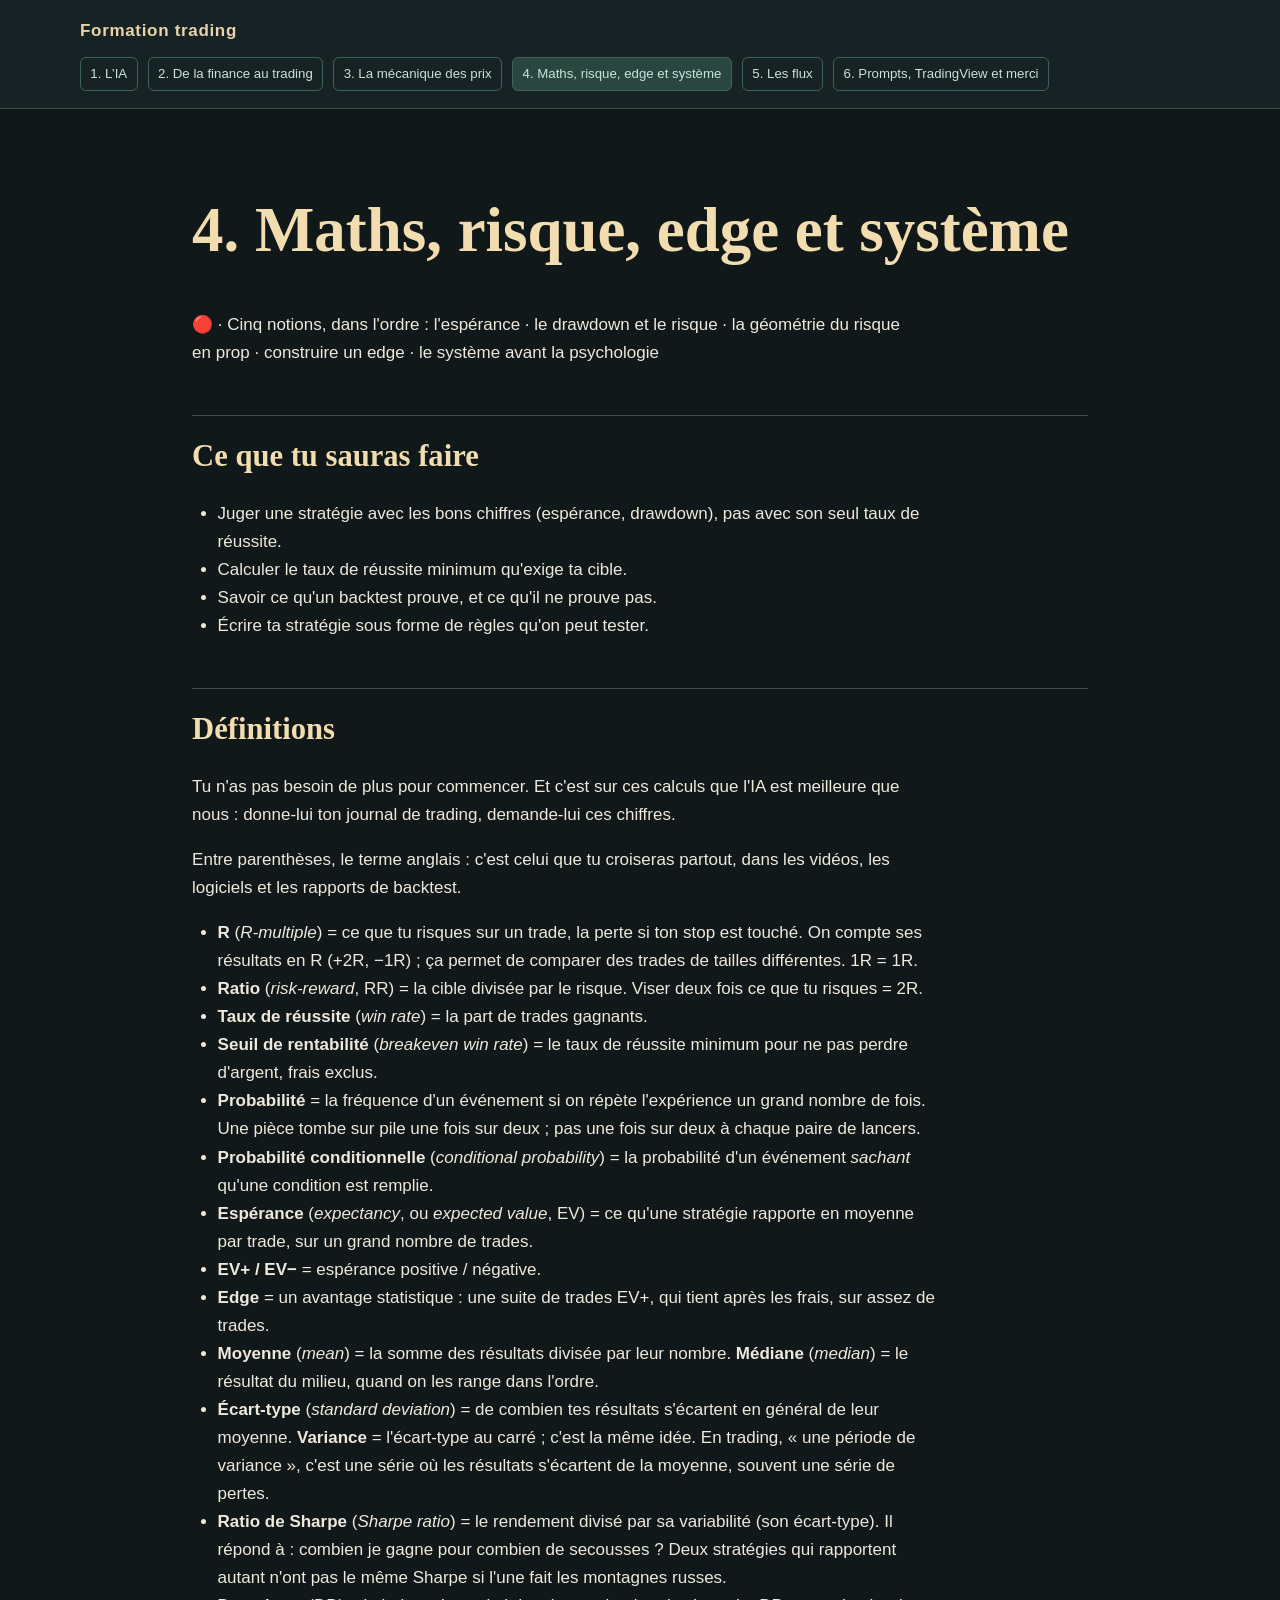
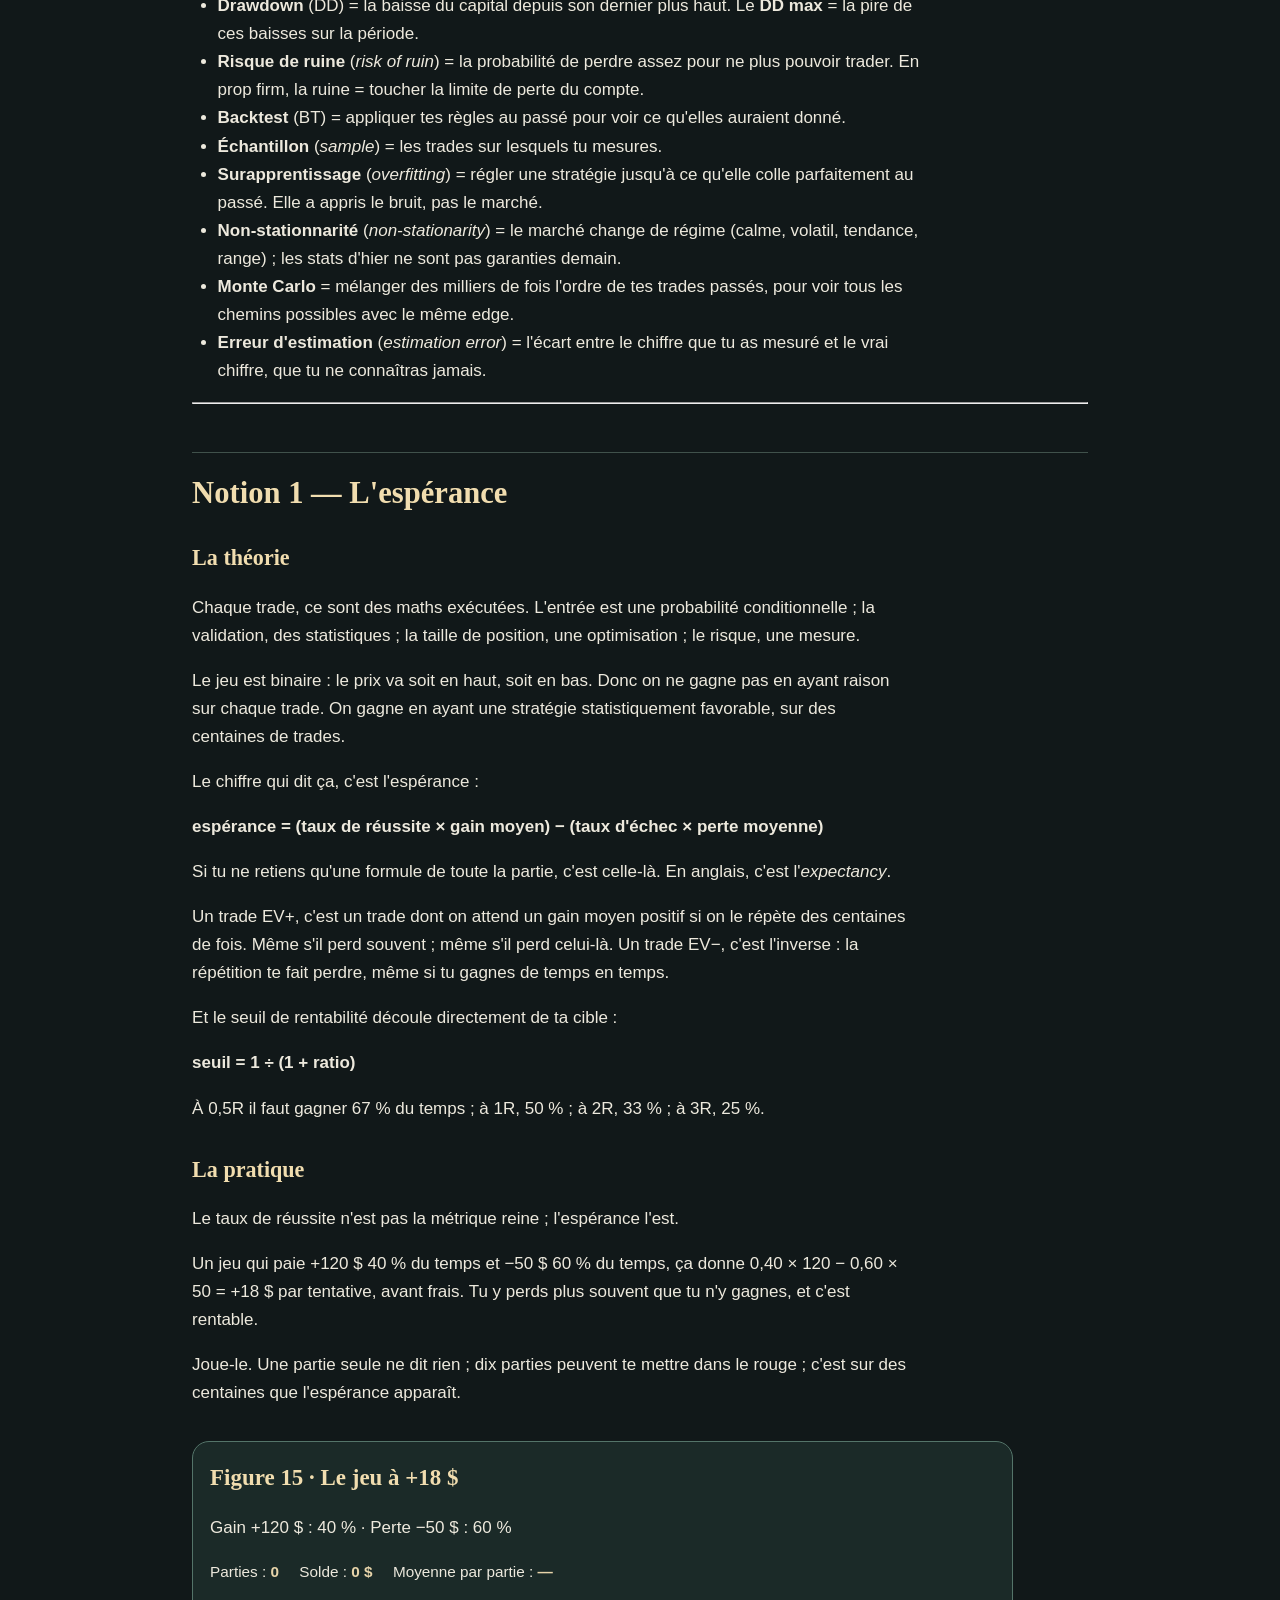
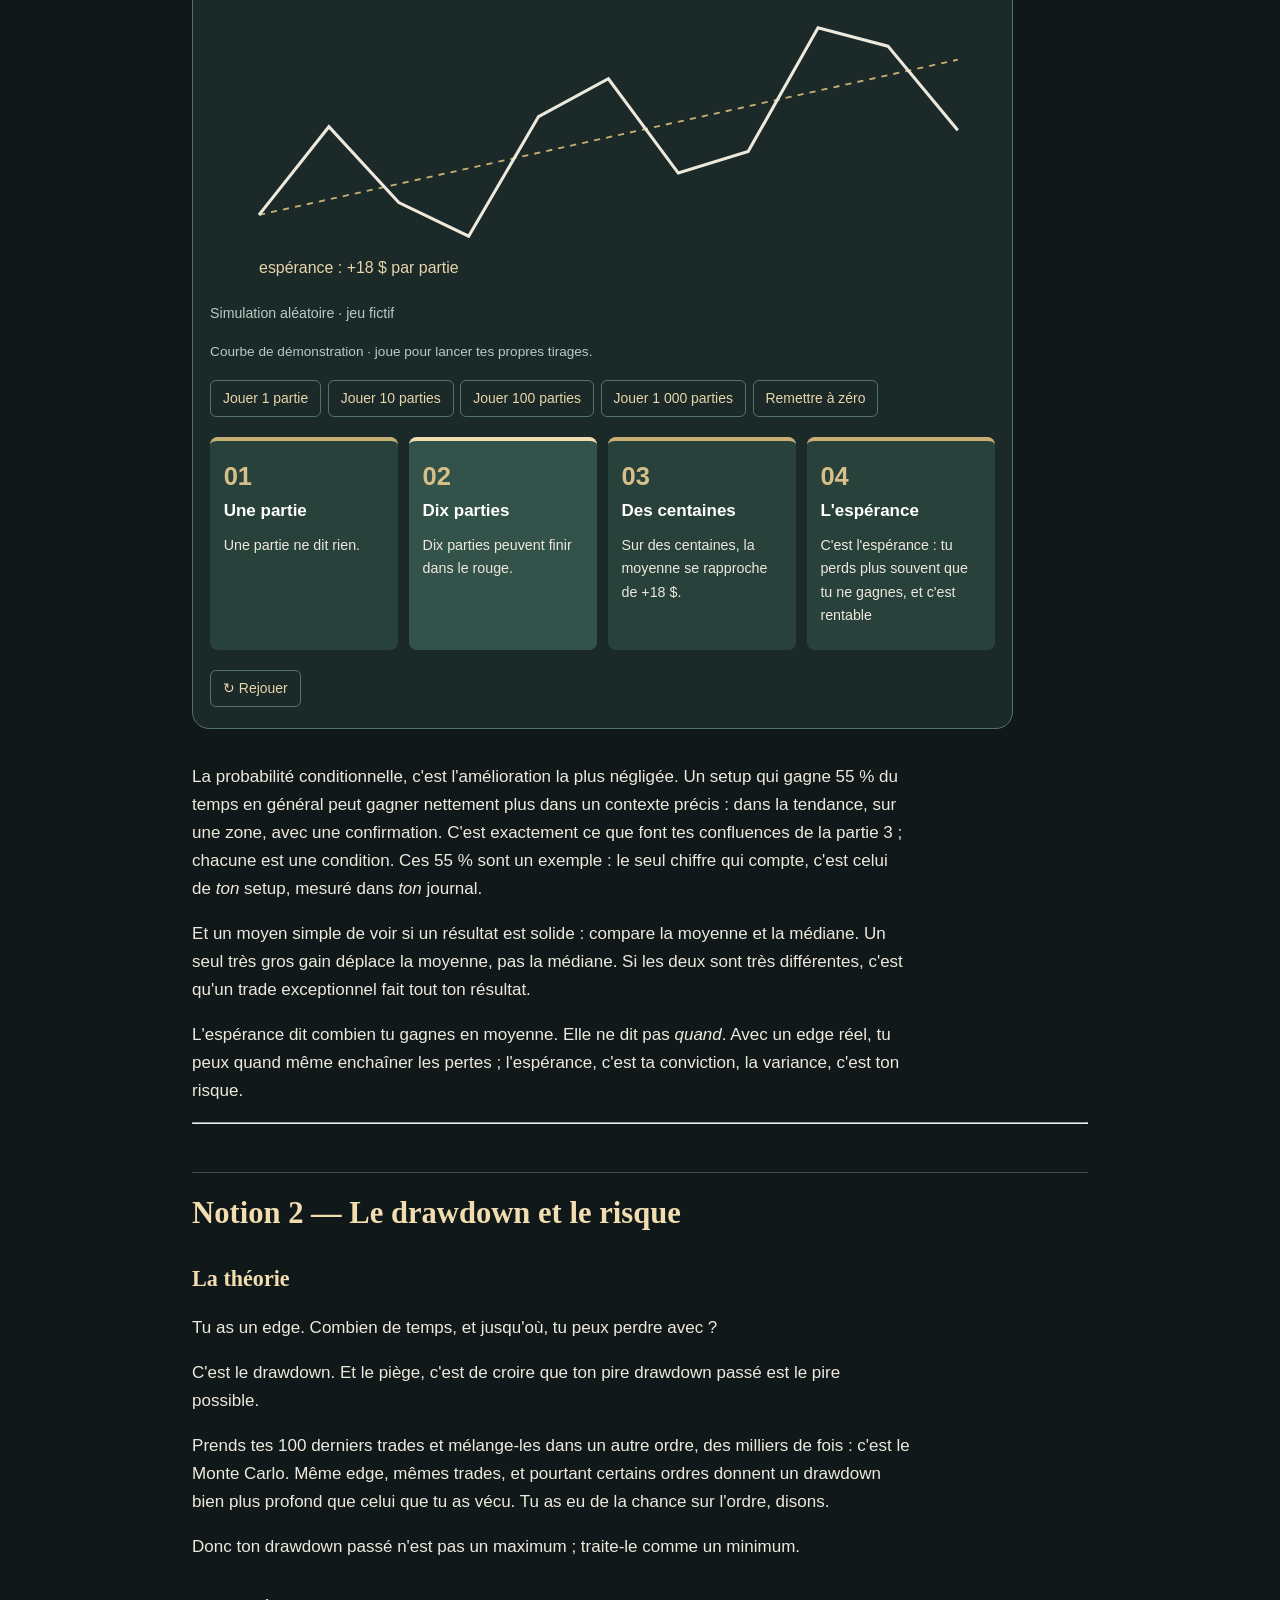
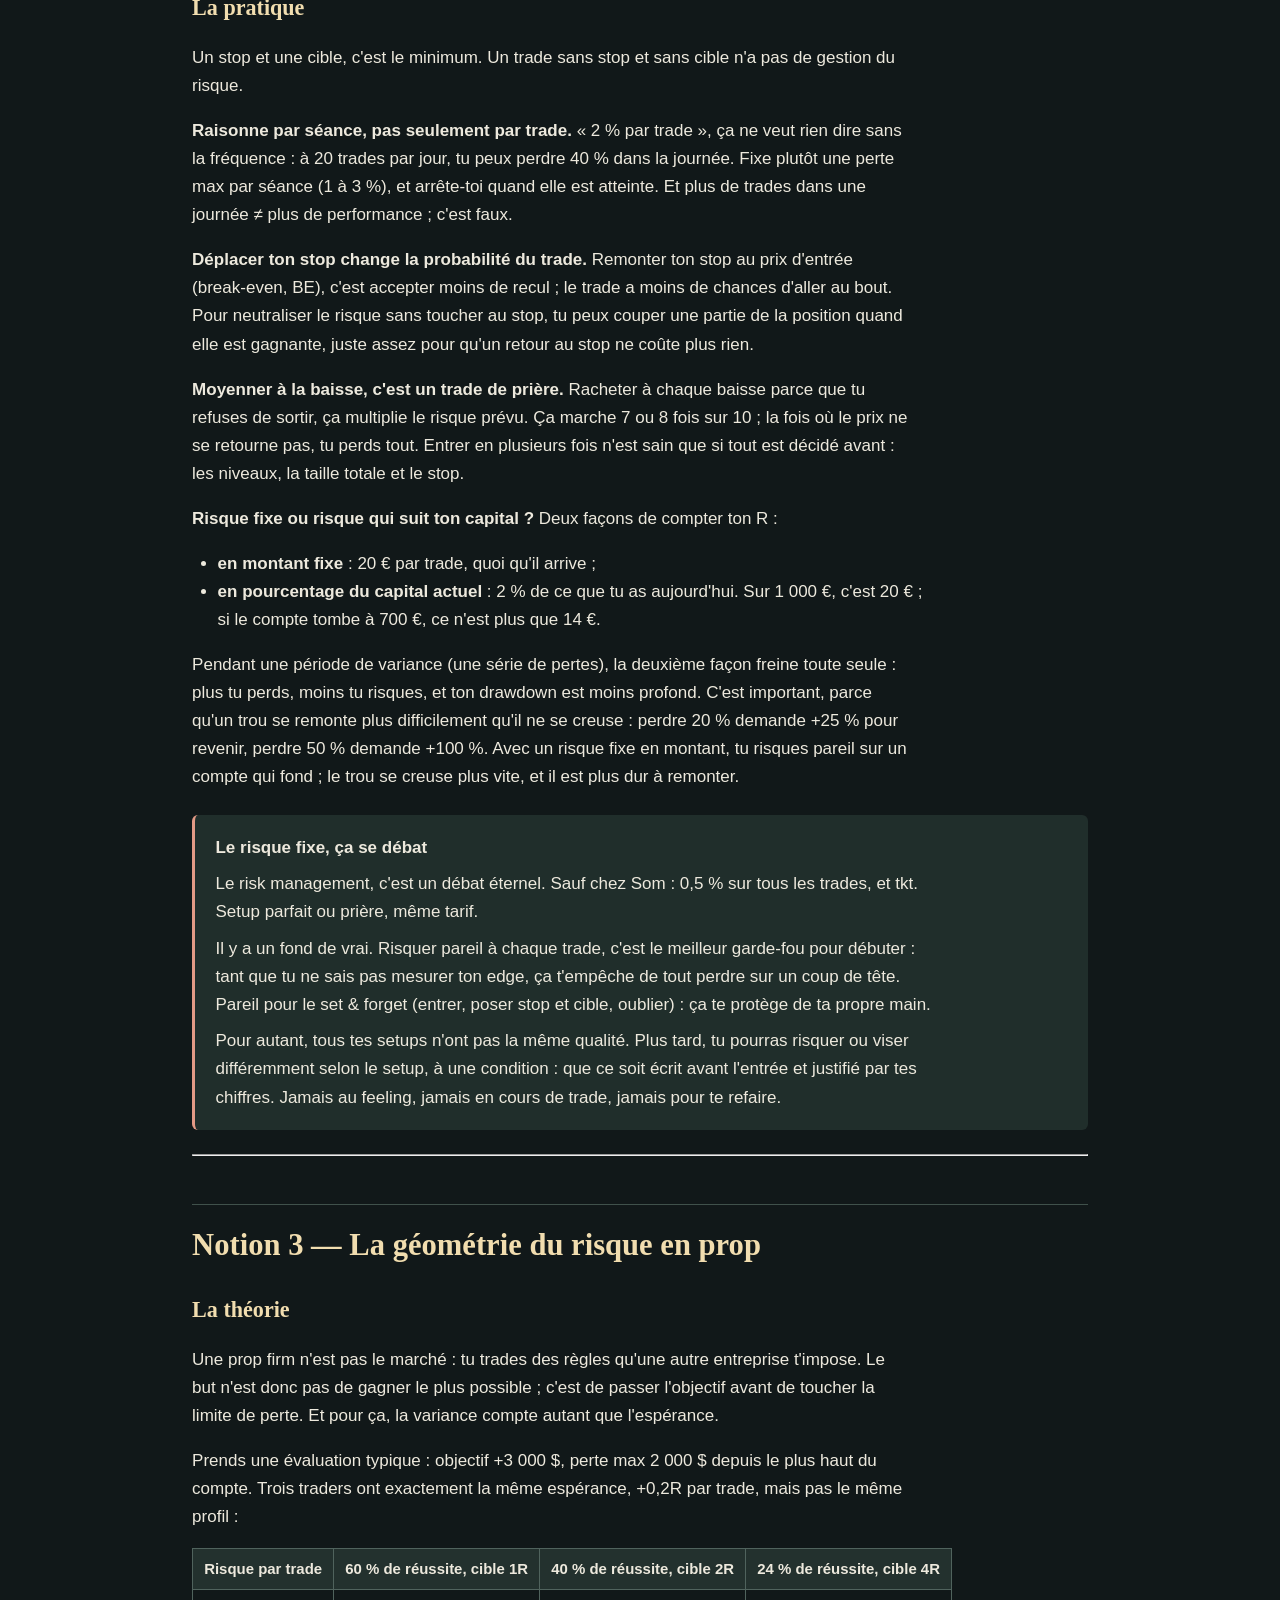
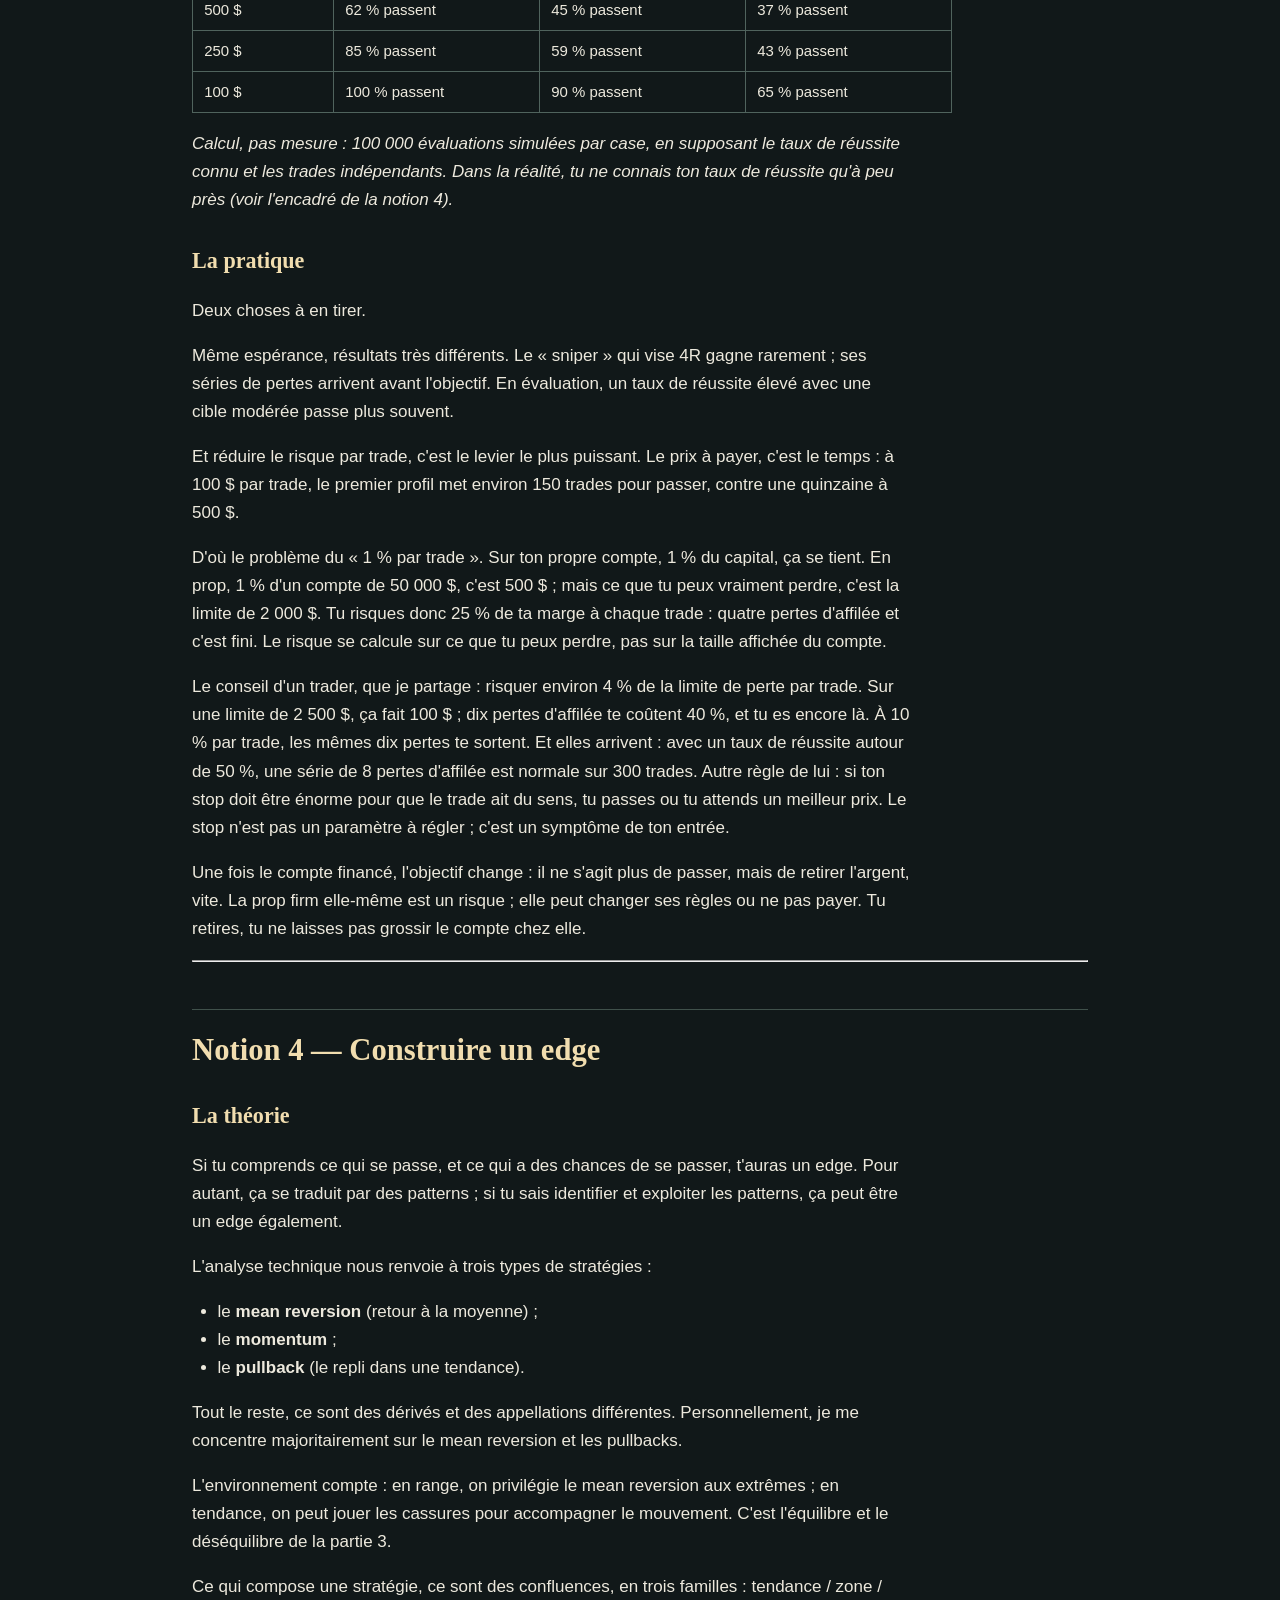
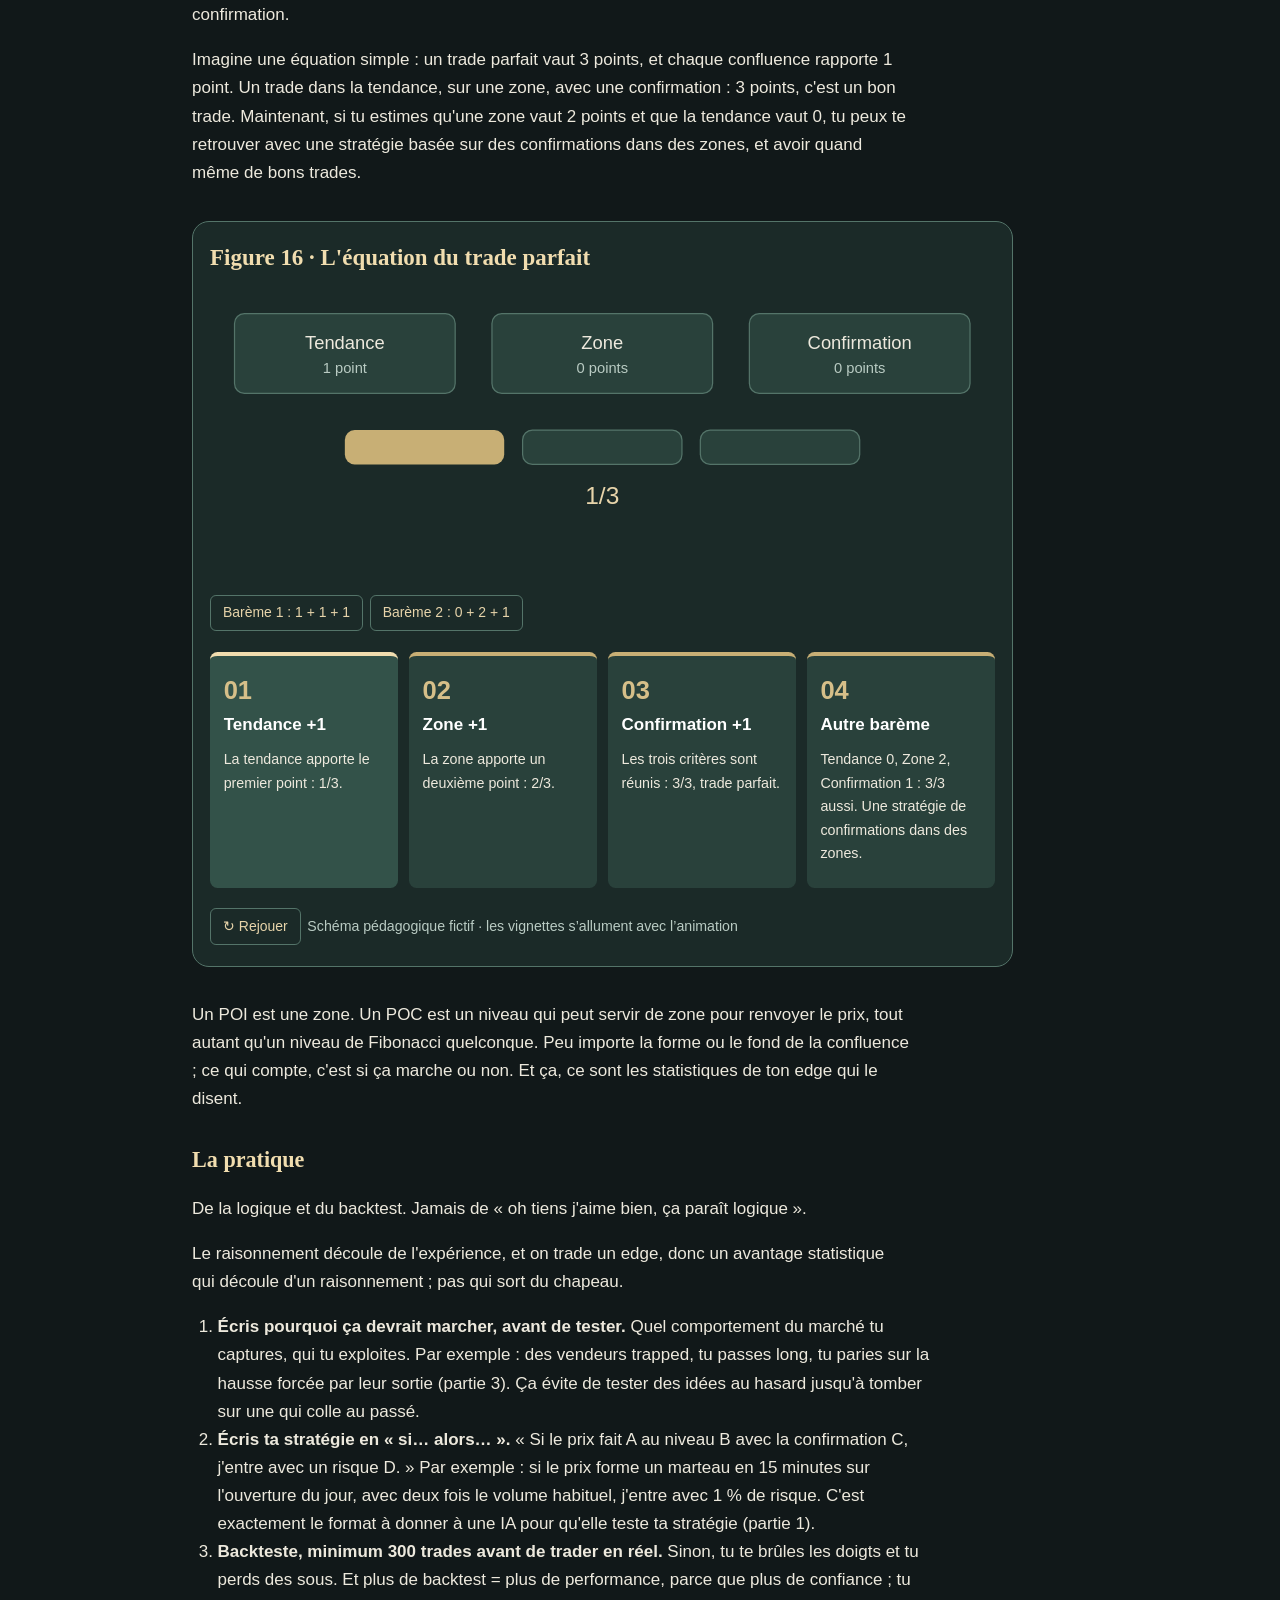
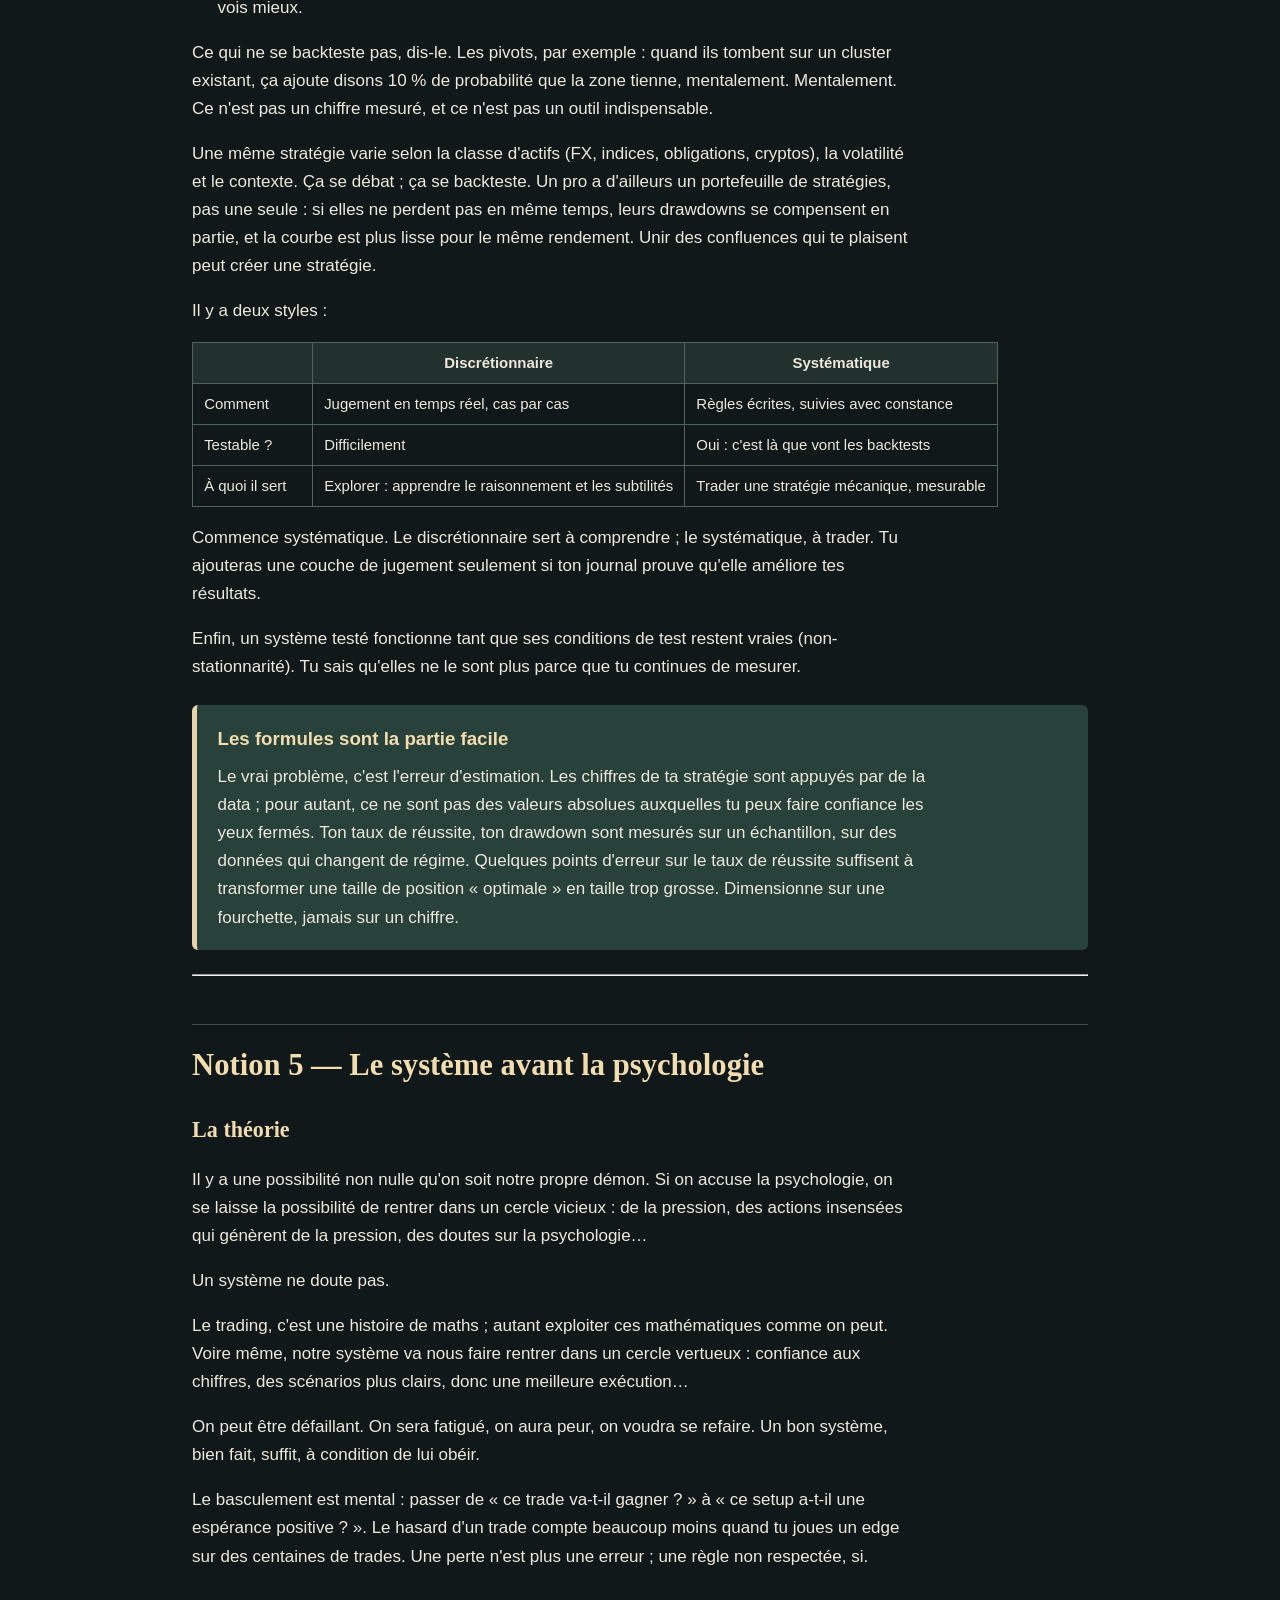
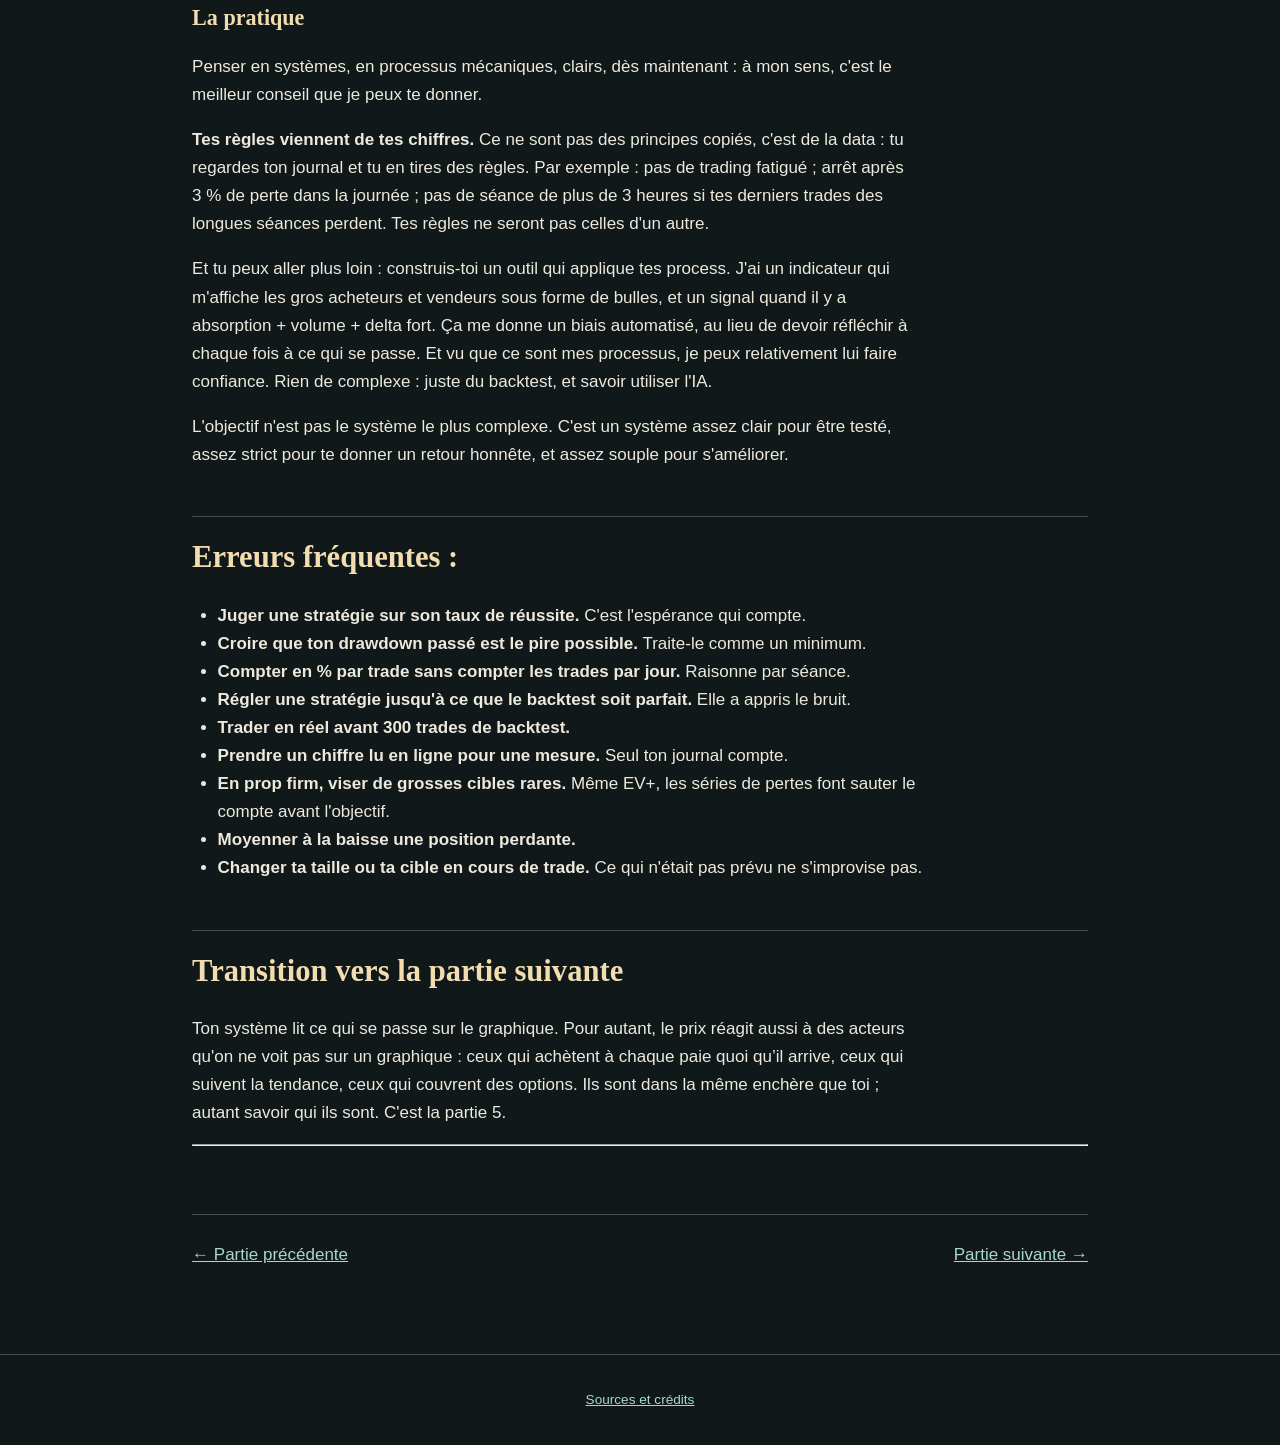
<file: 4.html>
<!doctype html><html lang="fr"><head><meta charset="utf-8"><meta name="viewport" content="width=device-width, initial-scale=1"><title>4. Maths, risque, edge et système · Formation trading</title><link rel="stylesheet" href="style.css"></head><body><a class="skip" href="#contenu">Aller au contenu</a><header><a class="brand" href="index.html">Formation trading</a><nav aria-label="Sommaire"><a href="1.html" class="">1. L’IA</a><a href="2.html" class="">2. De la finance au trading</a><a href="3.html" class="">3. La mécanique des prix</a><a href="4.html" class="active">4. Maths, risque, edge et système</a><a href="5.html" class="">5. Les flux</a><a href="6.html" class="">6. Prompts, TradingView et merci</a></nav></header><main id="contenu"><h1>4. Maths, risque, edge et système</h1>
<p>🔴 · Cinq notions, dans l'ordre : l'espérance · le drawdown et le risque · la géométrie du risque en prop · construire un edge · le système avant la psychologie</p>
<h2>Ce que tu sauras faire</h2>
<ul>
<li>Juger une stratégie avec les bons chiffres (espérance, drawdown), pas avec son seul taux de réussite.</li>
<li>Calculer le taux de réussite minimum qu'exige ta cible.</li>
<li>Savoir ce qu'un backtest prouve, et ce qu'il ne prouve pas.</li>
<li>Écrire ta stratégie sous forme de règles qu'on peut tester.</li>
</ul>
<h2>Définitions</h2>
<p>Tu n'as pas besoin de plus pour commencer. Et c'est sur ces calculs que l'IA est meilleure que nous : donne-lui ton journal de trading, demande-lui ces chiffres.</p>
<p>Entre parenthèses, le terme anglais : c'est celui que tu croiseras partout, dans les vidéos, les logiciels et les rapports de backtest.</p>
<ul>
<li><strong>R</strong> (<em>R-multiple</em>) = ce que tu risques sur un trade, la perte si ton stop est touché. On compte ses résultats en R (+2R, −1R) ; ça permet de comparer des trades de tailles différentes. 1R = 1R.</li>
<li><strong>Ratio</strong> (<em>risk-reward</em>, RR) = la cible divisée par le risque. Viser deux fois ce que tu risques = 2R.</li>
<li><strong>Taux de réussite</strong> (<em>win rate</em>) = la part de trades gagnants.</li>
<li><strong>Seuil de rentabilité</strong> (<em>breakeven win rate</em>) = le taux de réussite minimum pour ne pas perdre d'argent, frais exclus.</li>
<li><strong>Probabilité</strong> = la fréquence d'un événement si on répète l'expérience un grand nombre de fois. Une pièce tombe sur pile une fois sur deux ; pas une fois sur deux à chaque paire de lancers.</li>
<li><strong>Probabilité conditionnelle</strong> (<em>conditional probability</em>) = la probabilité d'un événement <em>sachant</em> qu'une condition est remplie.</li>
<li><strong>Espérance</strong> (<em>expectancy</em>, ou <em>expected value</em>, EV) = ce qu'une stratégie rapporte en moyenne par trade, sur un grand nombre de trades.</li>
<li><strong>EV+ / EV−</strong> = espérance positive / négative.</li>
<li><strong>Edge</strong> = un avantage statistique : une suite de trades EV+, qui tient après les frais, sur assez de trades.</li>
<li><strong>Moyenne</strong> (<em>mean</em>) = la somme des résultats divisée par leur nombre. <strong>Médiane</strong> (<em>median</em>) = le résultat du milieu, quand on les range dans l'ordre.</li>
<li><strong>Écart-type</strong> (<em>standard deviation</em>) = de combien tes résultats s'écartent en général de leur moyenne. <strong>Variance</strong> = l'écart-type au carré ; c'est la même idée. En trading, « une période de variance », c'est une série où les résultats s'écartent de la moyenne, souvent une série de pertes.</li>
<li><strong>Ratio de Sharpe</strong> (<em>Sharpe ratio</em>) = le rendement divisé par sa variabilité (son écart-type). Il répond à : combien je gagne pour combien de secousses ? Deux stratégies qui rapportent autant n'ont pas le même Sharpe si l'une fait les montagnes russes.</li>
<li><strong>Drawdown</strong> (DD) = la baisse du capital depuis son dernier plus haut. Le <strong>DD max</strong> = la pire de ces baisses sur la période.</li>
<li><strong>Risque de ruine</strong> (<em>risk of ruin</em>) = la probabilité de perdre assez pour ne plus pouvoir trader. En prop firm, la ruine = toucher la limite de perte du compte.</li>
<li><strong>Backtest</strong> (BT) = appliquer tes règles au passé pour voir ce qu'elles auraient donné.</li>
<li><strong>Échantillon</strong> (<em>sample</em>) = les trades sur lesquels tu mesures.</li>
<li><strong>Surapprentissage</strong> (<em>overfitting</em>) = régler une stratégie jusqu'à ce qu'elle colle parfaitement au passé. Elle a appris le bruit, pas le marché.</li>
<li><strong>Non-stationnarité</strong> (<em>non-stationarity</em>) = le marché change de régime (calme, volatil, tendance, range) ; les stats d'hier ne sont pas garanties demain.</li>
<li><strong>Monte Carlo</strong> = mélanger des milliers de fois l'ordre de tes trades passés, pour voir tous les chemins possibles avec le même edge.</li>
<li><strong>Erreur d'estimation</strong> (<em>estimation error</em>) = l'écart entre le chiffre que tu as mesuré et le vrai chiffre, que tu ne connaîtras jamais.</li>
</ul>
<hr>
<h2>Notion 1 — L'espérance</h2>
<h3>La théorie</h3>
<p>Chaque trade, ce sont des maths exécutées. L'entrée est une probabilité conditionnelle ; la validation, des statistiques ; la taille de position, une optimisation ; le risque, une mesure.</p>
<p>Le jeu est binaire : le prix va soit en haut, soit en bas. Donc on ne gagne pas en ayant raison sur chaque trade. On gagne en ayant une stratégie statistiquement favorable, sur des centaines de trades.</p>
<p>Le chiffre qui dit ça, c'est l'espérance :</p>
<p><strong>espérance = (taux de réussite × gain moyen) − (taux d'échec × perte moyenne)</strong></p>
<p>Si tu ne retiens qu'une formule de toute la partie, c'est celle-là. En anglais, c'est l'<em>expectancy</em>.</p>
<p>Un trade EV+, c'est un trade dont on attend un gain moyen positif si on le répète des centaines de fois. Même s'il perd souvent ; même s'il perd celui-là. Un trade EV−, c'est l'inverse : la répétition te fait perdre, même si tu gagnes de temps en temps.</p>
<p>Et le seuil de rentabilité découle directement de ta cible :</p>
<p><strong>seuil = 1 ÷ (1 + ratio)</strong></p>
<p>À 0,5R il faut gagner 67 % du temps ; à 1R, 50 % ; à 2R, 33 % ; à 3R, 25 %.</p>
<h3>La pratique</h3>
<p>Le taux de réussite n'est pas la métrique reine ; l'espérance l'est.</p>
<p>Un jeu qui paie +120 $ 40 % du temps et −50 $ 60 % du temps, ça donne 0,40 × 120 − 0,60 × 50 = +18 $ par tentative, avant frais. Tu y perds plus souvent que tu n'y gagnes, et c'est rentable.</p>
<p>Joue-le. Une partie seule ne dit rien ; dix parties peuvent te mettre dans le rouge ; c'est sur des centaines que l'espérance apparaît.</p>
<figure id="figure-15" class="figure anim" data-state="4"><figcaption>Figure 15 · Le jeu à +18 $</figcaption><p>Gain +120 $ : 40 % · Perte −50 $ : 60 %</p><div class="game-stats" aria-live="polite"><span>Parties : <strong data-count>0</strong></span><span>Solde : <strong data-balance>0 $</strong></span><span>Moyenne par partie : <strong data-average>—</strong></span></div><div class="scene-wrap"><svg class="scene" viewBox="0 0 640 240" role="img" aria-label="Courbe du solde et repère de l'espérance"><defs><marker id="fleche" viewBox="0 0 10 10" refX="9" refY="5" markerWidth="7" markerHeight="7" orient="auto-start-reverse"><path d="M0,0 L10,5 L0,10 z" class="tete"/></marker></defs><line data-expectation x1="40" y1="200" x2="610" y2="40" class="repere"/><polyline data-curve points="40,200" class="prix" fill="none"/><text x="40" y="230" class="or" font-size="13" text-anchor="start">espérance : +18 $ par partie</text></svg></div><small class="source-note">Simulation aléatoire · jeu fictif</small><p class="demo-label">Courbe de démonstration · joue pour lancer tes propres tirages.</p><div class="choix"><button type="button" data-play="1">Jouer 1 partie</button><button type="button" data-play="10">Jouer 10 parties</button><button type="button" data-play="100">Jouer 100 parties</button><button type="button" data-play="1000">Jouer 1 000 parties</button><button type="button" data-reset>Remettre à zéro</button></div><ol><li><span class="step">01</span><strong>Une partie</strong><p>Une partie ne dit rien.</p></li><li><span class="step">02</span><strong>Dix parties</strong><p>Dix parties peuvent finir dans le rouge.</p></li><li><span class="step">03</span><strong>Des centaines</strong><p>Sur des centaines, la moyenne se rapproche de +18 $.</p></li><li><span class="step">04</span><strong>L&#x27;espérance</strong><p>C&#x27;est l&#x27;espérance : tu perds plus souvent que tu ne gagnes, et c&#x27;est rentable</p></li></ol><button type="button" class="rejouer">↻ Rejouer</button><small>Schéma pédagogique fictif · les vignettes s’allument avec l’animation</small></figure>
<p>La probabilité conditionnelle, c'est l'amélioration la plus négligée. Un setup qui gagne 55 % du temps en général peut gagner nettement plus dans un contexte précis : dans la tendance, sur une zone, avec une confirmation. C'est exactement ce que font tes confluences de la partie 3 ; chacune est une condition. Ces 55 % sont un exemple : le seul chiffre qui compte, c'est celui de <em>ton</em> setup, mesuré dans <em>ton</em> journal.</p>
<p>Et un moyen simple de voir si un résultat est solide : compare la moyenne et la médiane. Un seul très gros gain déplace la moyenne, pas la médiane. Si les deux sont très différentes, c'est qu'un trade exceptionnel fait tout ton résultat.</p>
<p>L'espérance dit combien tu gagnes en moyenne. Elle ne dit pas <em>quand</em>. Avec un edge réel, tu peux quand même enchaîner les pertes ; l'espérance, c'est ta conviction, la variance, c'est ton risque.</p>
<hr>
<h2>Notion 2 — Le drawdown et le risque</h2>
<h3>La théorie</h3>
<p>Tu as un edge. Combien de temps, et jusqu'où, tu peux perdre avec ?</p>
<p>C'est le drawdown. Et le piège, c'est de croire que ton pire drawdown passé est le pire possible.</p>
<p>Prends tes 100 derniers trades et mélange-les dans un autre ordre, des milliers de fois : c'est le Monte Carlo. Même edge, mêmes trades, et pourtant certains ordres donnent un drawdown bien plus profond que celui que tu as vécu. Tu as eu de la chance sur l'ordre, disons.</p>
<p>Donc ton drawdown passé n'est pas un maximum ; traite-le comme un minimum.</p>
<h3>La pratique</h3>
<p>Un stop et une cible, c'est le minimum. Un trade sans stop et sans cible n'a pas de gestion du risque.</p>
<p><strong>Raisonne par séance, pas seulement par trade.</strong> « 2 % par trade », ça ne veut rien dire sans la fréquence : à 20 trades par jour, tu peux perdre 40 % dans la journée. Fixe plutôt une perte max par séance (1 à 3 %), et arrête-toi quand elle est atteinte. Et plus de trades dans une journée ≠ plus de performance ; c'est faux.</p>
<p><strong>Déplacer ton stop change la probabilité du trade.</strong> Remonter ton stop au prix d'entrée (break-even, BE), c'est accepter moins de recul ; le trade a moins de chances d'aller au bout. Pour neutraliser le risque sans toucher au stop, tu peux couper une partie de la position quand elle est gagnante, juste assez pour qu'un retour au stop ne coûte plus rien.</p>
<p><strong>Moyenner à la baisse, c'est un trade de prière.</strong> Racheter à chaque baisse parce que tu refuses de sortir, ça multiplie le risque prévu. Ça marche 7 ou 8 fois sur 10 ; la fois où le prix ne se retourne pas, tu perds tout. Entrer en plusieurs fois n'est sain que si tout est décidé avant : les niveaux, la taille totale et le stop.</p>
<p><strong>Risque fixe ou risque qui suit ton capital ?</strong> Deux façons de compter ton R :</p>
<ul>
<li><strong>en montant fixe</strong> : 20 € par trade, quoi qu'il arrive ;</li>
<li><strong>en pourcentage du capital actuel</strong> : 2 % de ce que tu as aujourd'hui. Sur 1 000 €, c'est 20 € ; si le compte tombe à 700 €, ce n'est plus que 14 €.</li>
</ul>
<p>Pendant une période de variance (une série de pertes), la deuxième façon freine toute seule : plus tu perds, moins tu risques, et ton drawdown est moins profond. C'est important, parce qu'un trou se remonte plus difficilement qu'il ne se creuse : perdre 20 % demande +25 % pour revenir, perdre 50 % demande +100 %. Avec un risque fixe en montant, tu risques pareil sur un compte qui fond ; le trou se creuse plus vite, et il est plus dur à remonter.</p>
<aside class="callout callout-warning">
<p><strong>Le risque fixe, ça se débat</strong></p>
<p>Le risk management, c'est un débat éternel. Sauf chez Som : 0,5 % sur tous les trades, et tkt. Setup parfait ou prière, même tarif.</p>
<p></p>
<p>Il y a un fond de vrai. Risquer pareil à chaque trade, c'est le meilleur garde-fou pour débuter : tant que tu ne sais pas mesurer ton edge, ça t'empêche de tout perdre sur un coup de tête. Pareil pour le set & forget (entrer, poser stop et cible, oublier) : ça te protège de ta propre main.</p>
<p></p>
<p>Pour autant, tous tes setups n'ont pas la même qualité. Plus tard, tu pourras risquer ou viser différemment selon le setup, à une condition : que ce soit écrit avant l'entrée et justifié par tes chiffres. Jamais au feeling, jamais en cours de trade, jamais pour te refaire.</p>
</aside>
<hr>
<h2>Notion 3 — La géométrie du risque en prop</h2>
<h3>La théorie</h3>
<p>Une prop firm n'est pas le marché : tu trades des règles qu'une autre entreprise t'impose. Le but n'est donc pas de gagner le plus possible ; c'est de passer l'objectif avant de toucher la limite de perte. Et pour ça, la variance compte autant que l'espérance.</p>
<p>Prends une évaluation typique : objectif +3 000 $, perte max 2 000 $ depuis le plus haut du compte. Trois traders ont exactement la même espérance, +0,2R par trade, mais pas le même profil :</p>
<table><tbody>
<tr><th>Risque par trade</th><th>60 % de réussite, cible 1R</th><th>40 % de réussite, cible 2R</th><th>24 % de réussite, cible 4R</th></tr>
<tr><td>500 $</td><td>62 % passent</td><td>45 % passent</td><td>37 % passent</td></tr>
<tr><td>250 $</td><td>85 % passent</td><td>59 % passent</td><td>43 % passent</td></tr>
<tr><td>100 $</td><td>100 % passent</td><td>90 % passent</td><td>65 % passent</td></tr>
</tbody></table>
<p><em>Calcul, pas mesure : 100 000 évaluations simulées par case, en supposant le taux de réussite connu et les trades indépendants. Dans la réalité, tu ne connais ton taux de réussite qu'à peu près (voir l'encadré de la notion 4).</em></p>
<h3>La pratique</h3>
<p>Deux choses à en tirer.</p>
<p>Même espérance, résultats très différents. Le « sniper » qui vise 4R gagne rarement ; ses séries de pertes arrivent avant l'objectif. En évaluation, un taux de réussite élevé avec une cible modérée passe plus souvent.</p>
<p>Et réduire le risque par trade, c'est le levier le plus puissant. Le prix à payer, c'est le temps : à 100 $ par trade, le premier profil met environ 150 trades pour passer, contre une quinzaine à 500 $.</p>
<p>D'où le problème du « 1 % par trade ». Sur ton propre compte, 1 % du capital, ça se tient. En prop, 1 % d'un compte de 50 000 $, c'est 500 $ ; mais ce que tu peux vraiment perdre, c'est la limite de 2 000 $. Tu risques donc 25 % de ta marge à chaque trade : quatre pertes d'affilée et c'est fini. Le risque se calcule sur ce que tu peux perdre, pas sur la taille affichée du compte.</p>
<p>Le conseil d'un trader, que je partage : risquer environ 4 % de la limite de perte par trade. Sur une limite de 2 500 $, ça fait 100 $ ; dix pertes d'affilée te coûtent 40 %, et tu es encore là. À 10 % par trade, les mêmes dix pertes te sortent. Et elles arrivent : avec un taux de réussite autour de 50 %, une série de 8 pertes d'affilée est normale sur 300 trades. Autre règle de lui : si ton stop doit être énorme pour que le trade ait du sens, tu passes ou tu attends un meilleur prix. Le stop n'est pas un paramètre à régler ; c'est un symptôme de ton entrée.</p>
<p>Une fois le compte financé, l'objectif change : il ne s'agit plus de passer, mais de retirer l'argent, vite. La prop firm elle-même est un risque ; elle peut changer ses règles ou ne pas payer. Tu retires, tu ne laisses pas grossir le compte chez elle.</p>
<hr>
<h2>Notion 4 — Construire un edge</h2>
<h3>La théorie</h3>
<p>Si tu comprends ce qui se passe, et ce qui a des chances de se passer, t'auras un edge. Pour autant, ça se traduit par des patterns ; si tu sais identifier et exploiter les patterns, ça peut être un edge également.</p>
<p>L'analyse technique nous renvoie à trois types de stratégies :</p>
<ul>
<li>le <strong>mean reversion</strong> (retour à la moyenne) ;</li>
<li>le <strong>momentum</strong> ;</li>
<li>le <strong>pullback</strong> (le repli dans une tendance).</li>
</ul>
<p>Tout le reste, ce sont des dérivés et des appellations différentes. Personnellement, je me concentre majoritairement sur le mean reversion et les pullbacks.</p>
<p>L'environnement compte : en range, on privilégie le mean reversion aux extrêmes ; en tendance, on peut jouer les cassures pour accompagner le mouvement. C'est l'équilibre et le déséquilibre de la partie 3.</p>
<p>Ce qui compose une stratégie, ce sont des confluences, en trois familles : tendance / zone / confirmation.</p>
<p>Imagine une équation simple : un trade parfait vaut 3 points, et chaque confluence rapporte 1 point. Un trade dans la tendance, sur une zone, avec une confirmation : 3 points, c'est un bon trade. Maintenant, si tu estimes qu'une zone vaut 2 points et que la tendance vaut 0, tu peux te retrouver avec une stratégie basée sur des confirmations dans des zones, et avoir quand même de bons trades.</p>
<figure id="figure-16" class="figure anim" data-state="4"><figcaption>Figure 16 · L&#x27;équation du trade parfait</figcaption><div class="scene-wrap"><svg class="scene" viewBox="0 0 640 240" role="img" aria-label="Trois points selon deux barèmes : 1 + 1 + 1 ou 0 + 2 + 1"><defs><marker id="fleche" viewBox="0 0 10 10" refX="9" refY="5" markerWidth="7" markerHeight="7" orient="auto-start-reverse"><path d="M0,0 L10,5 L0,10 z" class="tete"/></marker></defs><g class="only1"><rect x="20" y="25" width="180" height="65" rx="8" class="boite "/><text x="110.0" y="53.5" class="" font-size="15" text-anchor="middle">Tendance</text><text x="110.0" y="73.5" class="doux " font-size="12" text-anchor="middle">1 point</text><rect x="230" y="25" width="180" height="65" rx="8" class="boite "/><text x="320.0" y="53.5" class="" font-size="15" text-anchor="middle">Zone</text><text x="320.0" y="73.5" class="doux " font-size="12" text-anchor="middle">0 points</text><rect x="440" y="25" width="180" height="65" rx="8" class="boite "/><text x="530.0" y="53.5" class="" font-size="15" text-anchor="middle">Confirmation</text><text x="530.0" y="73.5" class="doux " font-size="12" text-anchor="middle">0 points</text><rect x="110" y="120" width="130" height="28" rx="8" class="or-plein"/><rect x="255" y="120" width="130" height="28" rx="8" class="boite"/><rect x="400" y="120" width="130" height="28" rx="8" class="boite"/><text x="320" y="180" class="or" font-size="20" text-anchor="middle">1/3</text></g><g class="only2"><rect x="20" y="25" width="180" height="65" rx="8" class="boite "/><text x="110.0" y="53.5" class="" font-size="15" text-anchor="middle">Tendance</text><text x="110.0" y="73.5" class="doux " font-size="12" text-anchor="middle">1 point</text><rect x="230" y="25" width="180" height="65" rx="8" class="boite "/><text x="320.0" y="53.5" class="" font-size="15" text-anchor="middle">Zone</text><text x="320.0" y="73.5" class="doux " font-size="12" text-anchor="middle">1 point</text><rect x="440" y="25" width="180" height="65" rx="8" class="boite "/><text x="530.0" y="53.5" class="" font-size="15" text-anchor="middle">Confirmation</text><text x="530.0" y="73.5" class="doux " font-size="12" text-anchor="middle">0 points</text><rect x="110" y="120" width="130" height="28" rx="8" class="or-plein"/><rect x="255" y="120" width="130" height="28" rx="8" class="or-plein"/><rect x="400" y="120" width="130" height="28" rx="8" class="boite"/><text x="320" y="180" class="or" font-size="20" text-anchor="middle">2/3</text></g><g class="only3"><rect x="20" y="25" width="180" height="65" rx="8" class="boite "/><text x="110.0" y="53.5" class="" font-size="15" text-anchor="middle">Tendance</text><text x="110.0" y="73.5" class="doux " font-size="12" text-anchor="middle">1 point</text><rect x="230" y="25" width="180" height="65" rx="8" class="boite "/><text x="320.0" y="53.5" class="" font-size="15" text-anchor="middle">Zone</text><text x="320.0" y="73.5" class="doux " font-size="12" text-anchor="middle">1 point</text><rect x="440" y="25" width="180" height="65" rx="8" class="boite "/><text x="530.0" y="53.5" class="" font-size="15" text-anchor="middle">Confirmation</text><text x="530.0" y="73.5" class="doux " font-size="12" text-anchor="middle">1 point</text><rect x="110" y="120" width="130" height="28" rx="8" class="or-plein"/><rect x="255" y="120" width="130" height="28" rx="8" class="or-plein"/><rect x="400" y="120" width="130" height="28" rx="8" class="or-plein"/><text x="320" y="180" class="or" font-size="20" text-anchor="middle">3/3 · trade parfait</text></g><g class="only4"><rect x="20" y="25" width="180" height="65" rx="8" class="boite "/><text x="110.0" y="53.5" class="" font-size="15" text-anchor="middle">Tendance</text><text x="110.0" y="73.5" class="doux " font-size="12" text-anchor="middle">0 points</text><rect x="230" y="25" width="180" height="65" rx="8" class="boite "/><text x="320.0" y="53.5" class="" font-size="15" text-anchor="middle">Zone</text><text x="320.0" y="73.5" class="doux " font-size="12" text-anchor="middle">2 points</text><rect x="440" y="25" width="180" height="65" rx="8" class="boite "/><text x="530.0" y="53.5" class="" font-size="15" text-anchor="middle">Confirmation</text><text x="530.0" y="73.5" class="doux " font-size="12" text-anchor="middle">1 point</text><rect x="110" y="120" width="130" height="28" rx="8" class="or-plein"/><rect x="255" y="120" width="130" height="28" rx="8" class="or-plein"/><rect x="400" y="120" width="130" height="28" rx="8" class="or-plein"/><text x="320" y="180" class="or" font-size="20" text-anchor="middle">3/3 · trade parfait</text><text x="320" y="215" class="doux" font-size="14" text-anchor="middle">Une stratégie de confirmations dans des zones</text></g></svg></div><div class="choix"><button type="button" data-goto="3">Barème 1 : 1 + 1 + 1</button><button type="button" data-goto="4">Barème 2 : 0 + 2 + 1</button></div><ol><li><span class="step">01</span><strong>Tendance +1</strong><p>La tendance apporte le premier point : 1/3.</p></li><li><span class="step">02</span><strong>Zone +1</strong><p>La zone apporte un deuxième point : 2/3.</p></li><li><span class="step">03</span><strong>Confirmation +1</strong><p>Les trois critères sont réunis : 3/3, trade parfait.</p></li><li><span class="step">04</span><strong>Autre barème</strong><p>Tendance 0, Zone 2, Confirmation 1 : 3/3 aussi. Une stratégie de confirmations dans des zones.</p></li></ol><button type="button" class="rejouer">↻ Rejouer</button><small>Schéma pédagogique fictif · les vignettes s’allument avec l’animation</small></figure>
<p>Un POI est une zone. Un POC est un niveau qui peut servir de zone pour renvoyer le prix, tout autant qu'un niveau de Fibonacci quelconque. Peu importe la forme ou le fond de la confluence ; ce qui compte, c'est si ça marche ou non. Et ça, ce sont les statistiques de ton edge qui le disent.</p>
<h3>La pratique</h3>
<p>De la logique et du backtest. Jamais de « oh tiens j'aime bien, ça paraît logique ».</p>
<p>Le raisonnement découle de l'expérience, et on trade un edge, donc un avantage statistique qui découle d'un raisonnement ; pas qui sort du chapeau.</p>
<ol>
<li><strong>Écris pourquoi ça devrait marcher, avant de tester.</strong> Quel comportement du marché tu captures, qui tu exploites. Par exemple : des vendeurs trapped, tu passes long, tu paries sur la hausse forcée par leur sortie (partie 3). Ça évite de tester des idées au hasard jusqu'à tomber sur une qui colle au passé.</li>
<li><strong>Écris ta stratégie en « si… alors… ».</strong> « Si le prix fait A au niveau B avec la confirmation C, j'entre avec un risque D. » Par exemple : si le prix forme un marteau en 15 minutes sur l'ouverture du jour, avec deux fois le volume habituel, j'entre avec 1 % de risque. C'est exactement le format à donner à une IA pour qu'elle teste ta stratégie (partie 1).</li>
<li><strong>Backteste, minimum 300 trades avant de trader en réel.</strong> Sinon, tu te brûles les doigts et tu perds des sous. Et plus de backtest = plus de performance, parce que plus de confiance ; tu vois mieux.</li>
</ol>
<p>Ce qui ne se backteste pas, dis-le. Les pivots, par exemple : quand ils tombent sur un cluster existant, ça ajoute disons 10 % de probabilité que la zone tienne, mentalement. Mentalement. Ce n'est pas un chiffre mesuré, et ce n'est pas un outil indispensable.</p>
<p>Une même stratégie varie selon la classe d'actifs (FX, indices, obligations, cryptos), la volatilité et le contexte. Ça se débat ; ça se backteste. Un pro a d'ailleurs un portefeuille de stratégies, pas une seule : si elles ne perdent pas en même temps, leurs drawdowns se compensent en partie, et la courbe est plus lisse pour le même rendement. Unir des confluences qui te plaisent peut créer une stratégie.</p>
<p>Il y a deux styles :</p>
<table><tbody>
<tr><th></th><th>Discrétionnaire</th><th>Systématique</th></tr>
<tr><td>Comment</td><td>Jugement en temps réel, cas par cas</td><td>Règles écrites, suivies avec constance</td></tr>
<tr><td>Testable ?</td><td>Difficilement</td><td>Oui : c'est là que vont les backtests</td></tr>
<tr><td>À quoi il sert</td><td>Explorer : apprendre le raisonnement et les subtilités</td><td>Trader une stratégie mécanique, mesurable</td></tr>
</tbody></table>
<p>Commence systématique. Le discrétionnaire sert à comprendre ; le systématique, à trader. Tu ajouteras une couche de jugement seulement si ton journal prouve qu'elle améliore tes résultats.</p>
<p>Enfin, un système testé fonctionne tant que ses conditions de test restent vraies (non-stationnarité). Tu sais qu'elles ne le sont plus parce que tu continues de mesurer.</p>
<aside class="callout callout-important">
<p><strong>Les formules sont la partie facile</strong></p>
<p>Le vrai problème, c'est l'erreur d'estimation. Les chiffres de ta stratégie sont appuyés par de la data ; pour autant, ce ne sont pas des valeurs absolues auxquelles tu peux faire confiance les yeux fermés. Ton taux de réussite, ton drawdown sont mesurés sur un échantillon, sur des données qui changent de régime. Quelques points d'erreur sur le taux de réussite suffisent à transformer une taille de position « optimale » en taille trop grosse. Dimensionne sur une fourchette, jamais sur un chiffre.</p>
</aside>
<hr>
<h2>Notion 5 — Le système avant la psychologie</h2>
<h3>La théorie</h3>
<p>Il y a une possibilité non nulle qu'on soit notre propre démon. Si on accuse la psychologie, on se laisse la possibilité de rentrer dans un cercle vicieux : de la pression, des actions insensées qui génèrent de la pression, des doutes sur la psychologie…</p>
<p>Un système ne doute pas.</p>
<p>Le trading, c'est une histoire de maths ; autant exploiter ces mathématiques comme on peut. Voire même, notre système va nous faire rentrer dans un cercle vertueux : confiance aux chiffres, des scénarios plus clairs, donc une meilleure exécution…</p>
<p>On peut être défaillant. On sera fatigué, on aura peur, on voudra se refaire. Un bon système, bien fait, suffit, à condition de lui obéir.</p>
<p>Le basculement est mental : passer de « ce trade va-t-il gagner ? » à « ce setup a-t-il une espérance positive ? ». Le hasard d'un trade compte beaucoup moins quand tu joues un edge sur des centaines de trades. Une perte n'est plus une erreur ; une règle non respectée, si.</p>
<h3>La pratique</h3>
<p>Penser en systèmes, en processus mécaniques, clairs, dès maintenant : à mon sens, c'est le meilleur conseil que je peux te donner.</p>
<p><strong>Tes règles viennent de tes chiffres.</strong> Ce ne sont pas des principes copiés, c'est de la data : tu regardes ton journal et tu en tires des règles. Par exemple : pas de trading fatigué ; arrêt après 3 % de perte dans la journée ; pas de séance de plus de 3 heures si tes derniers trades des longues séances perdent. Tes règles ne seront pas celles d'un autre.</p>
<p>Et tu peux aller plus loin : construis-toi un outil qui applique tes process. J'ai un indicateur qui m'affiche les gros acheteurs et vendeurs sous forme de bulles, et un signal quand il y a absorption + volume + delta fort. Ça me donne un biais automatisé, au lieu de devoir réfléchir à chaque fois à ce qui se passe. Et vu que ce sont mes processus, je peux relativement lui faire confiance. Rien de complexe : juste du backtest, et savoir utiliser l'IA.</p>
<p>L'objectif n'est pas le système le plus complexe. C'est un système assez clair pour être testé, assez strict pour te donner un retour honnête, et assez souple pour s'améliorer.</p>
<h2>Erreurs fréquentes :</h2>
<ul>
<li><strong>Juger une stratégie sur son taux de réussite.</strong> C'est l'espérance qui compte.</li>
<li><strong>Croire que ton drawdown passé est le pire possible.</strong> Traite-le comme un minimum.</li>
<li><strong>Compter en % par trade sans compter les trades par jour.</strong> Raisonne par séance.</li>
<li><strong>Régler une stratégie jusqu'à ce que le backtest soit parfait.</strong> Elle a appris le bruit.</li>
<li><strong>Trader en réel avant 300 trades de backtest.</strong></li>
<li><strong>Prendre un chiffre lu en ligne pour une mesure.</strong> Seul ton journal compte.</li>
<li><strong>En prop firm, viser de grosses cibles rares.</strong> Même EV+, les séries de pertes font sauter le compte avant l'objectif.</li>
<li><strong>Moyenner à la baisse une position perdante.</strong></li>
<li><strong>Changer ta taille ou ta cible en cours de trade.</strong> Ce qui n'était pas prévu ne s'improvise pas.</li>
</ul>
<h2>Transition vers la partie suivante</h2>
<p>Ton système lit ce qui se passe sur le graphique. Pour autant, le prix réagit aussi à des acteurs qu'on ne voit pas sur un graphique : ceux qui achètent à chaque paie quoi qu’il arrive, ceux qui suivent la tendance, ceux qui couvrent des options. Ils sont dans la même enchère que toi ; autant savoir qui ils sont. C'est la partie 5.</p>
<hr>
<div class="pager"><a href="3.html">← Partie précédente</a><a href="5.html">Partie suivante →</a></div></main><footer><a href="6.html#sources">Sources et crédits</a></footer><script src="anim.js" defer></script><script>
document.querySelectorAll('.copy-code').forEach(button => {
  button.addEventListener('click', async () => {
    try {
      await navigator.clipboard.writeText(button.parentElement.querySelector('code').textContent);
      button.textContent = 'Copié';
      setTimeout(() => { button.textContent = 'Copier'; }, 1600);
    } catch (error) {
      button.textContent = 'Copie indisponible';
      setTimeout(() => { button.textContent = 'Copier'; }, 1600);
    }
  });
});
</script></body></html>
</file>
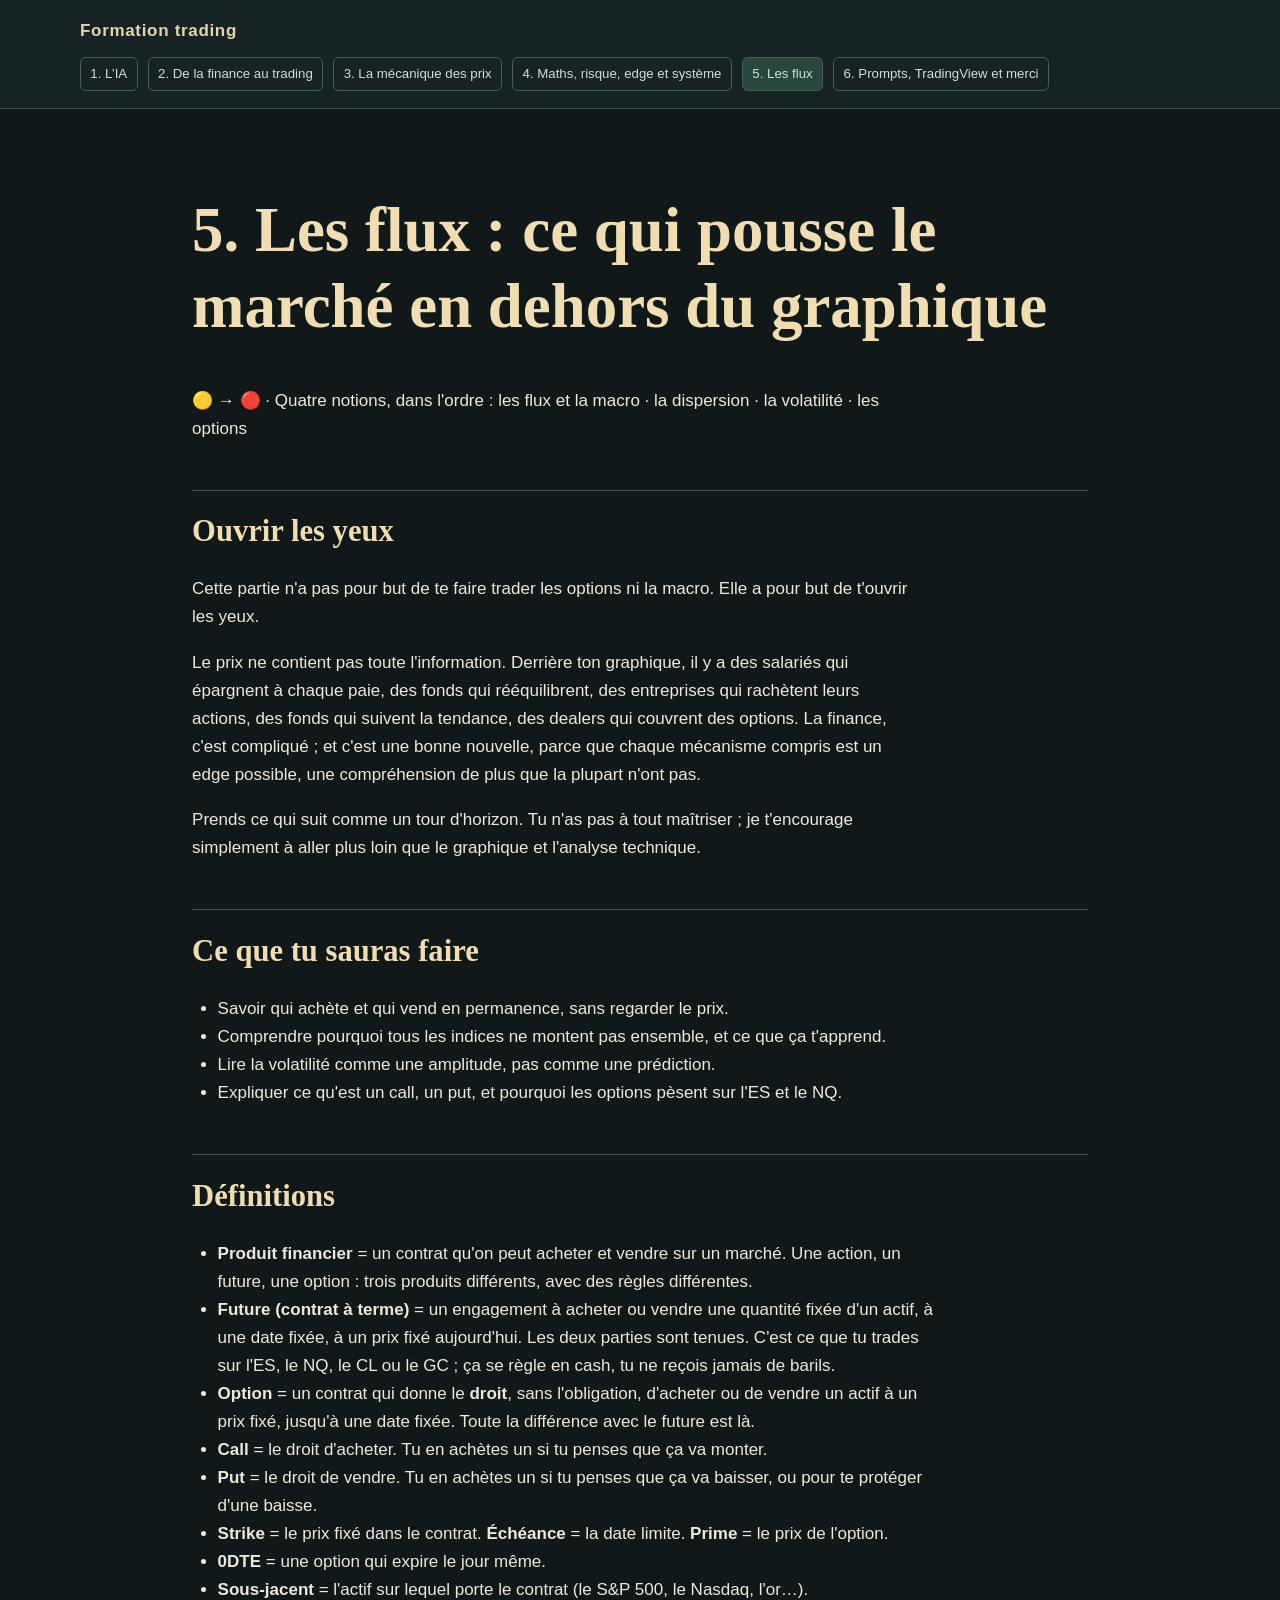
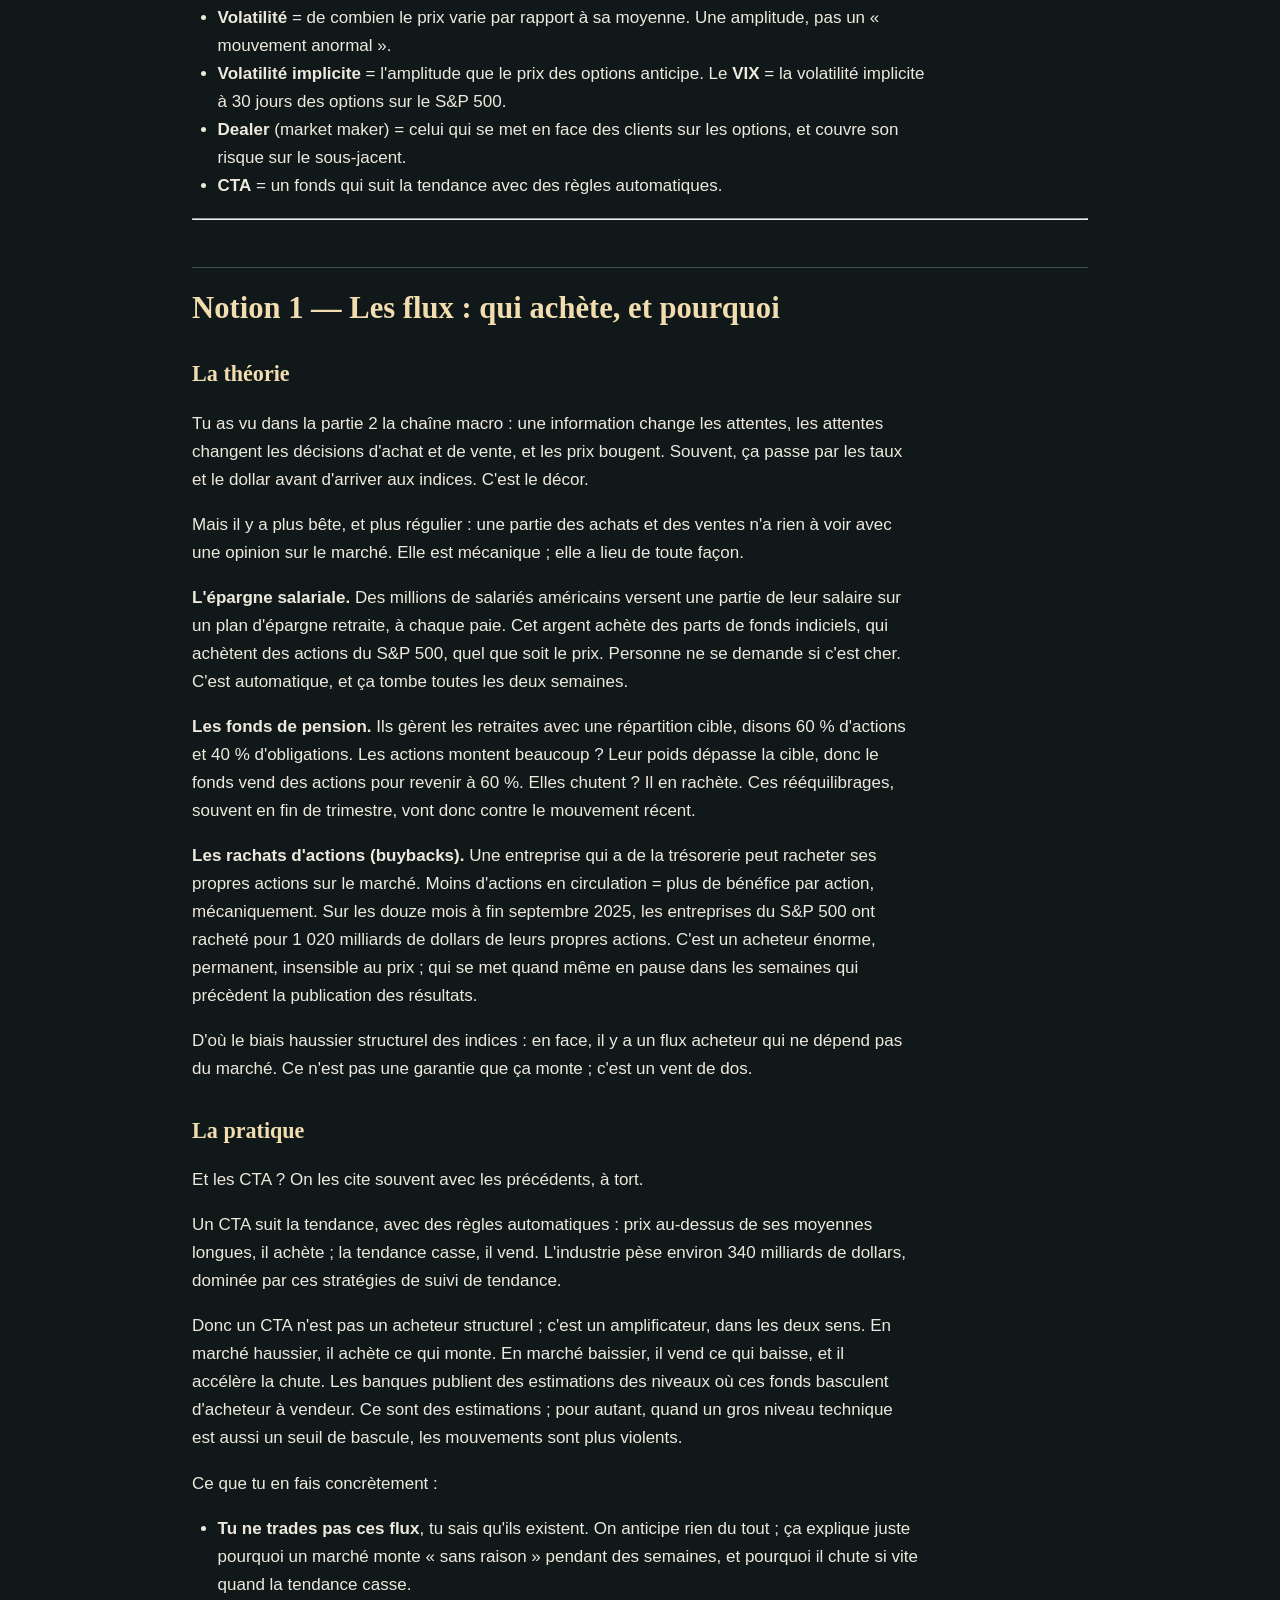
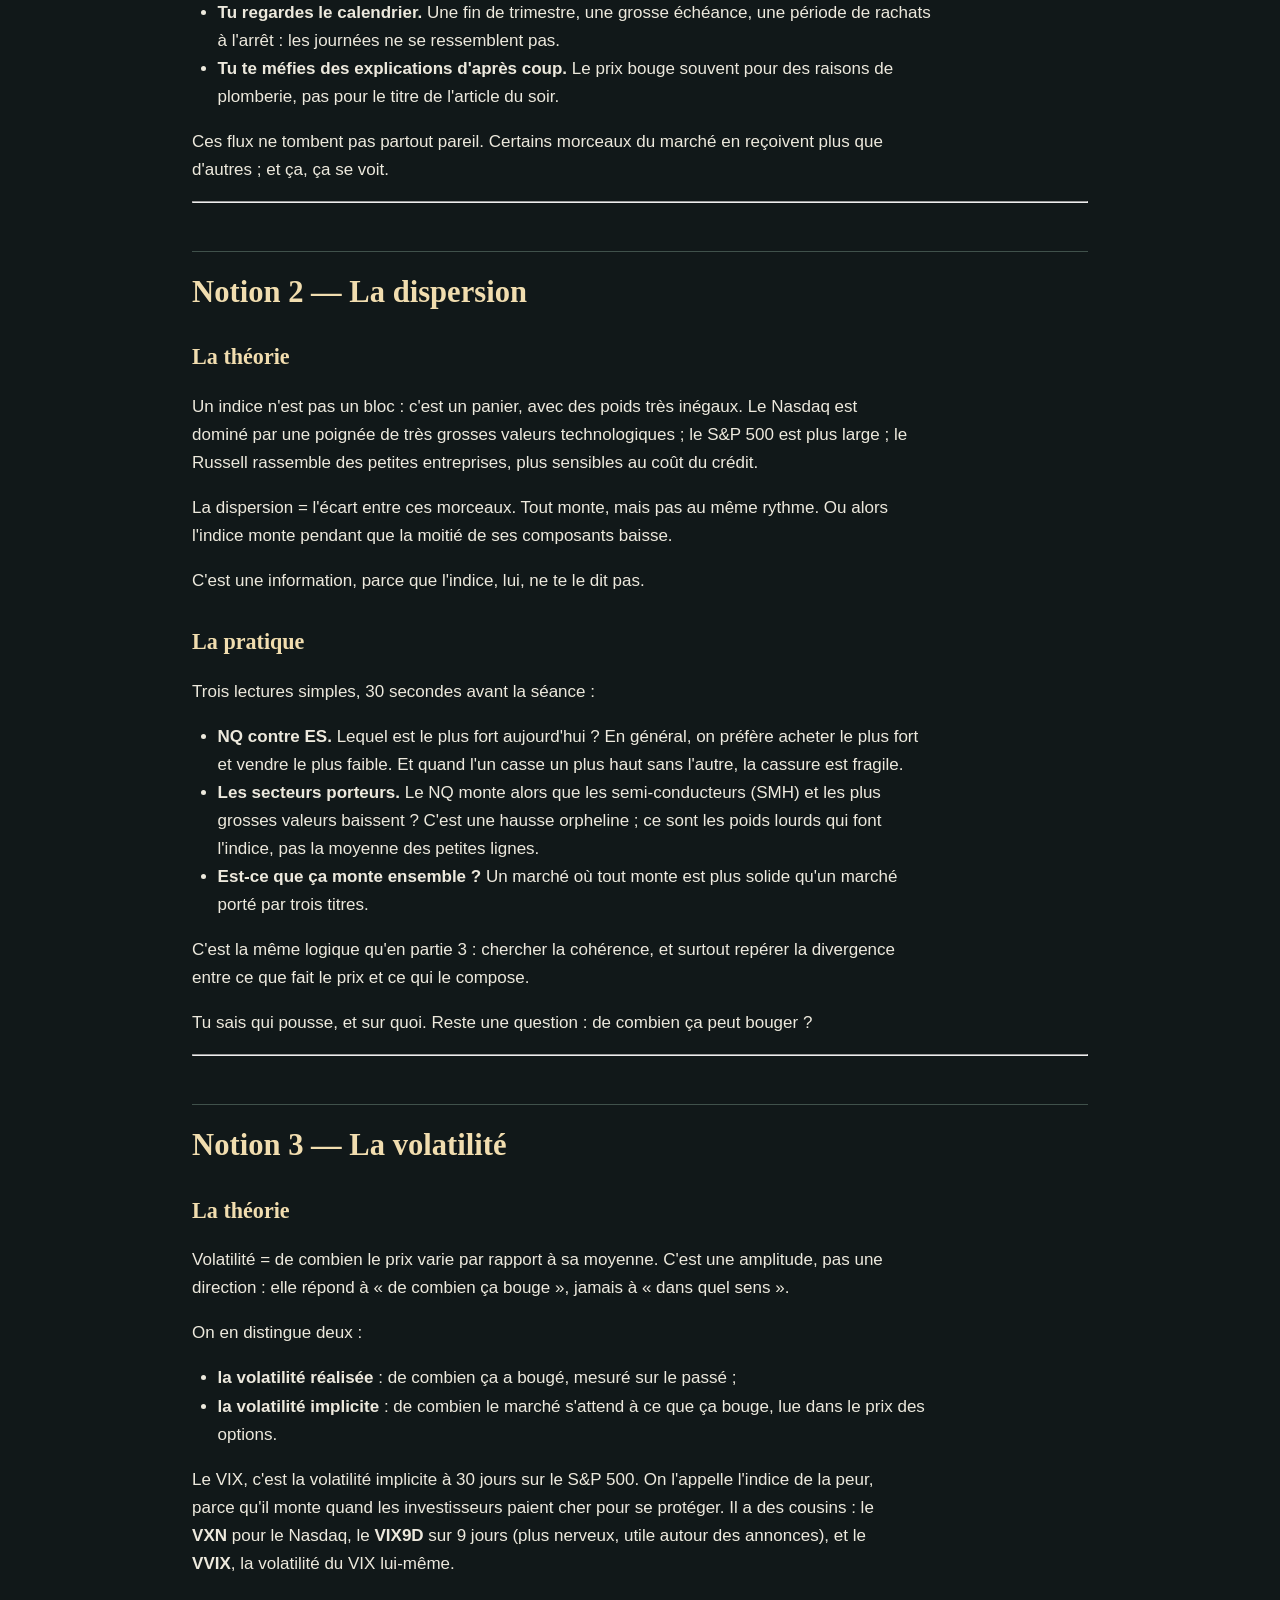
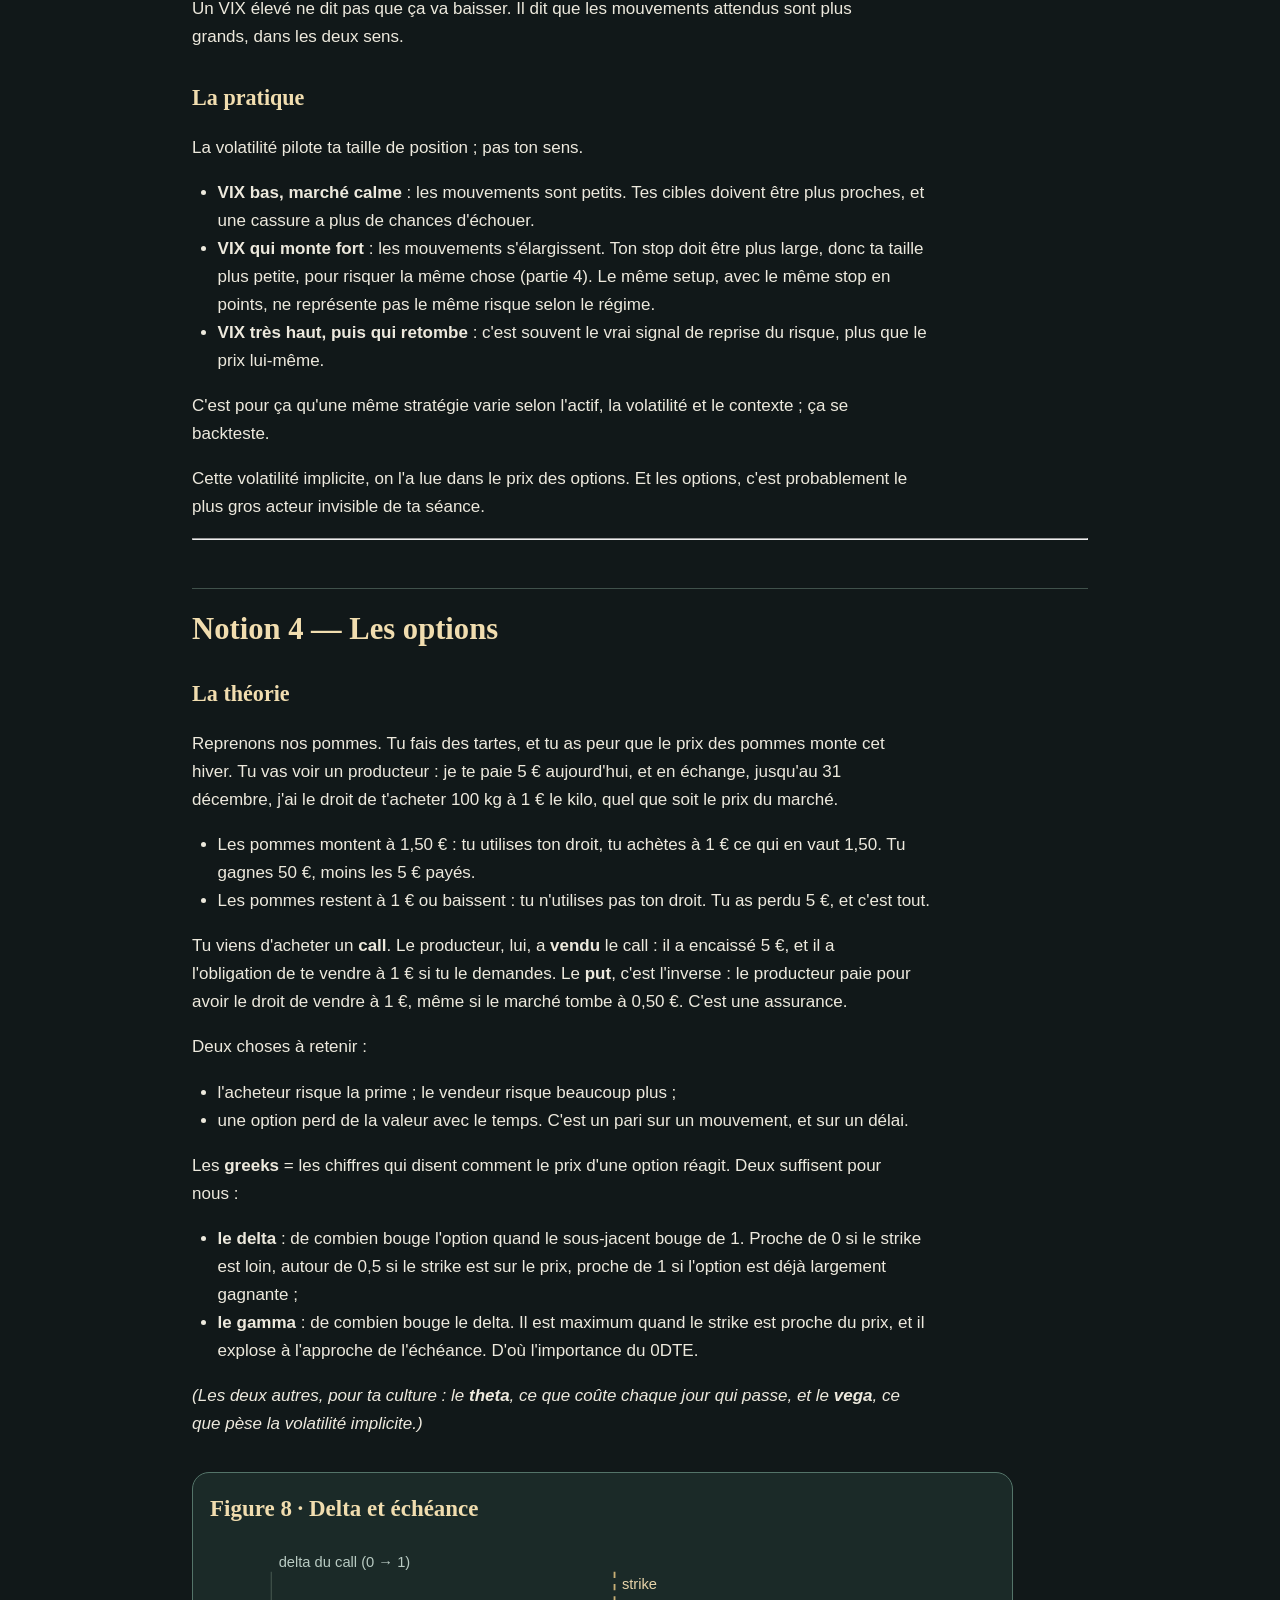
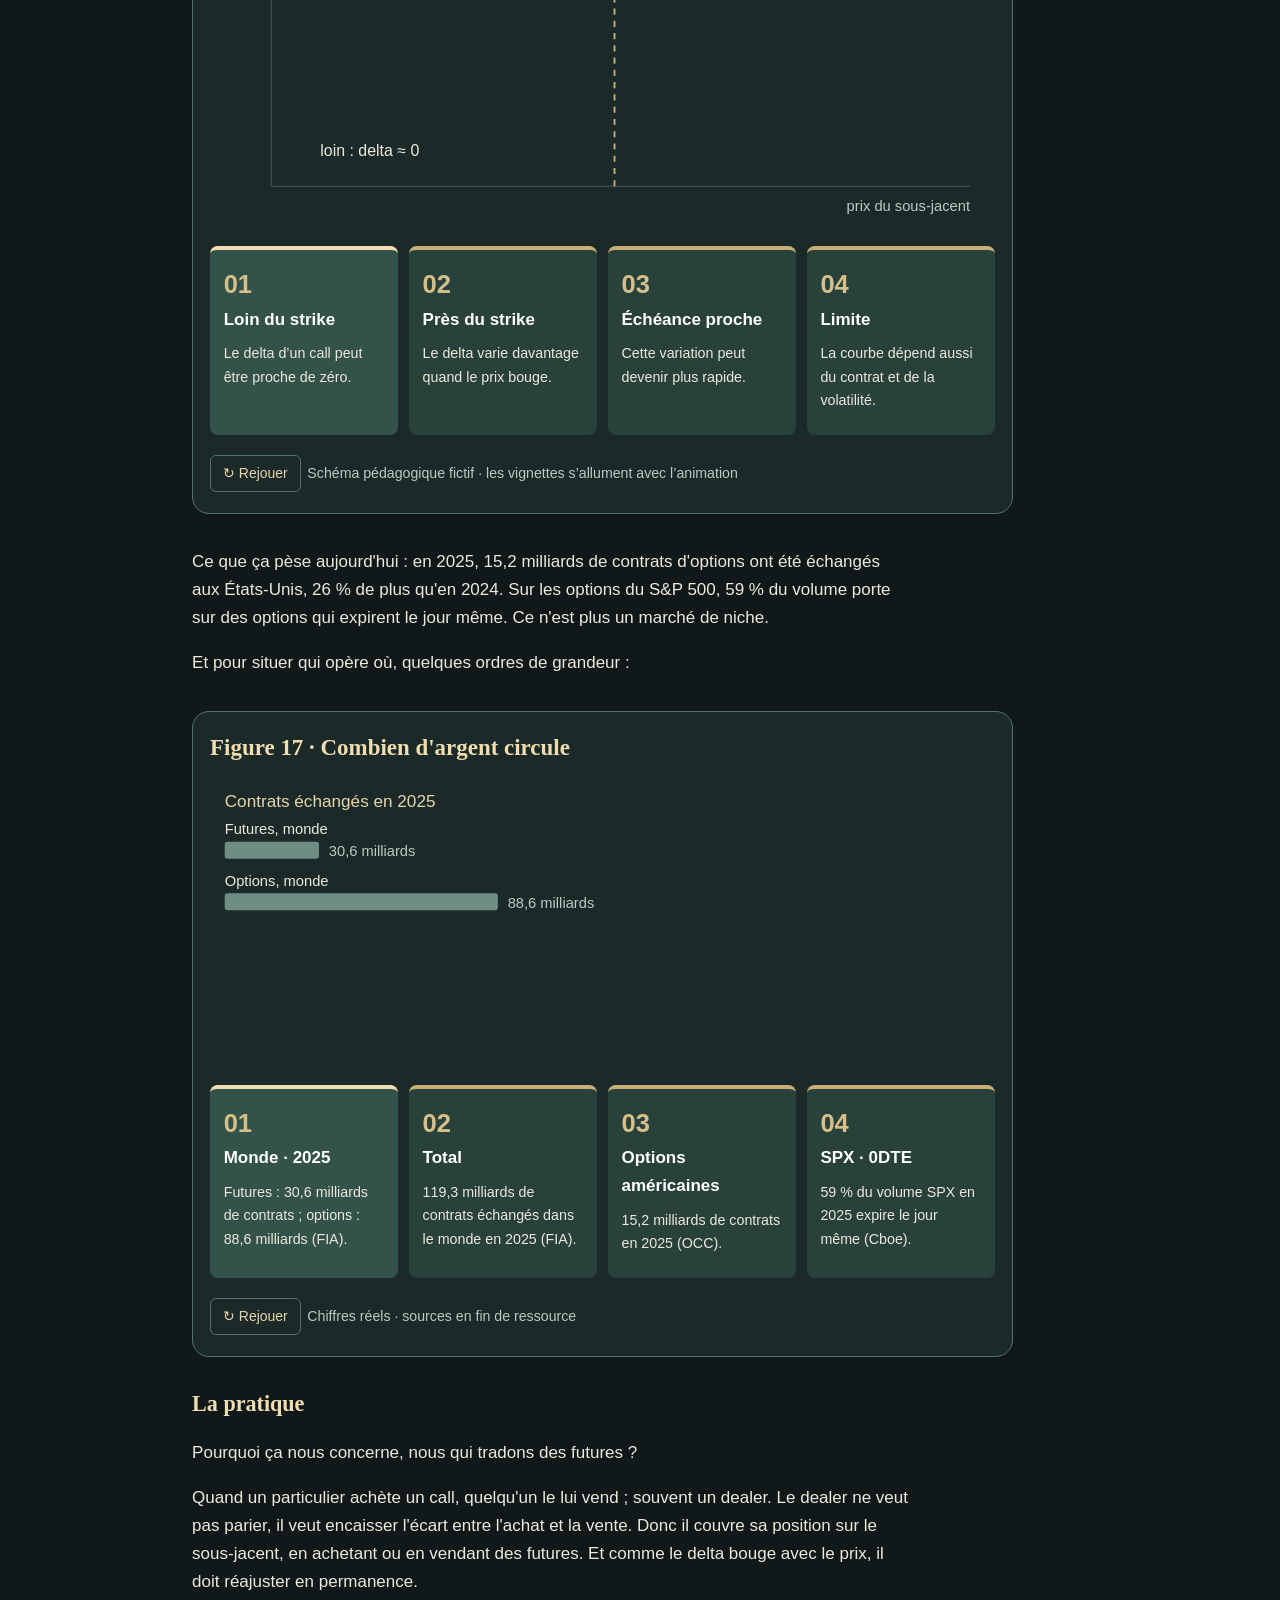
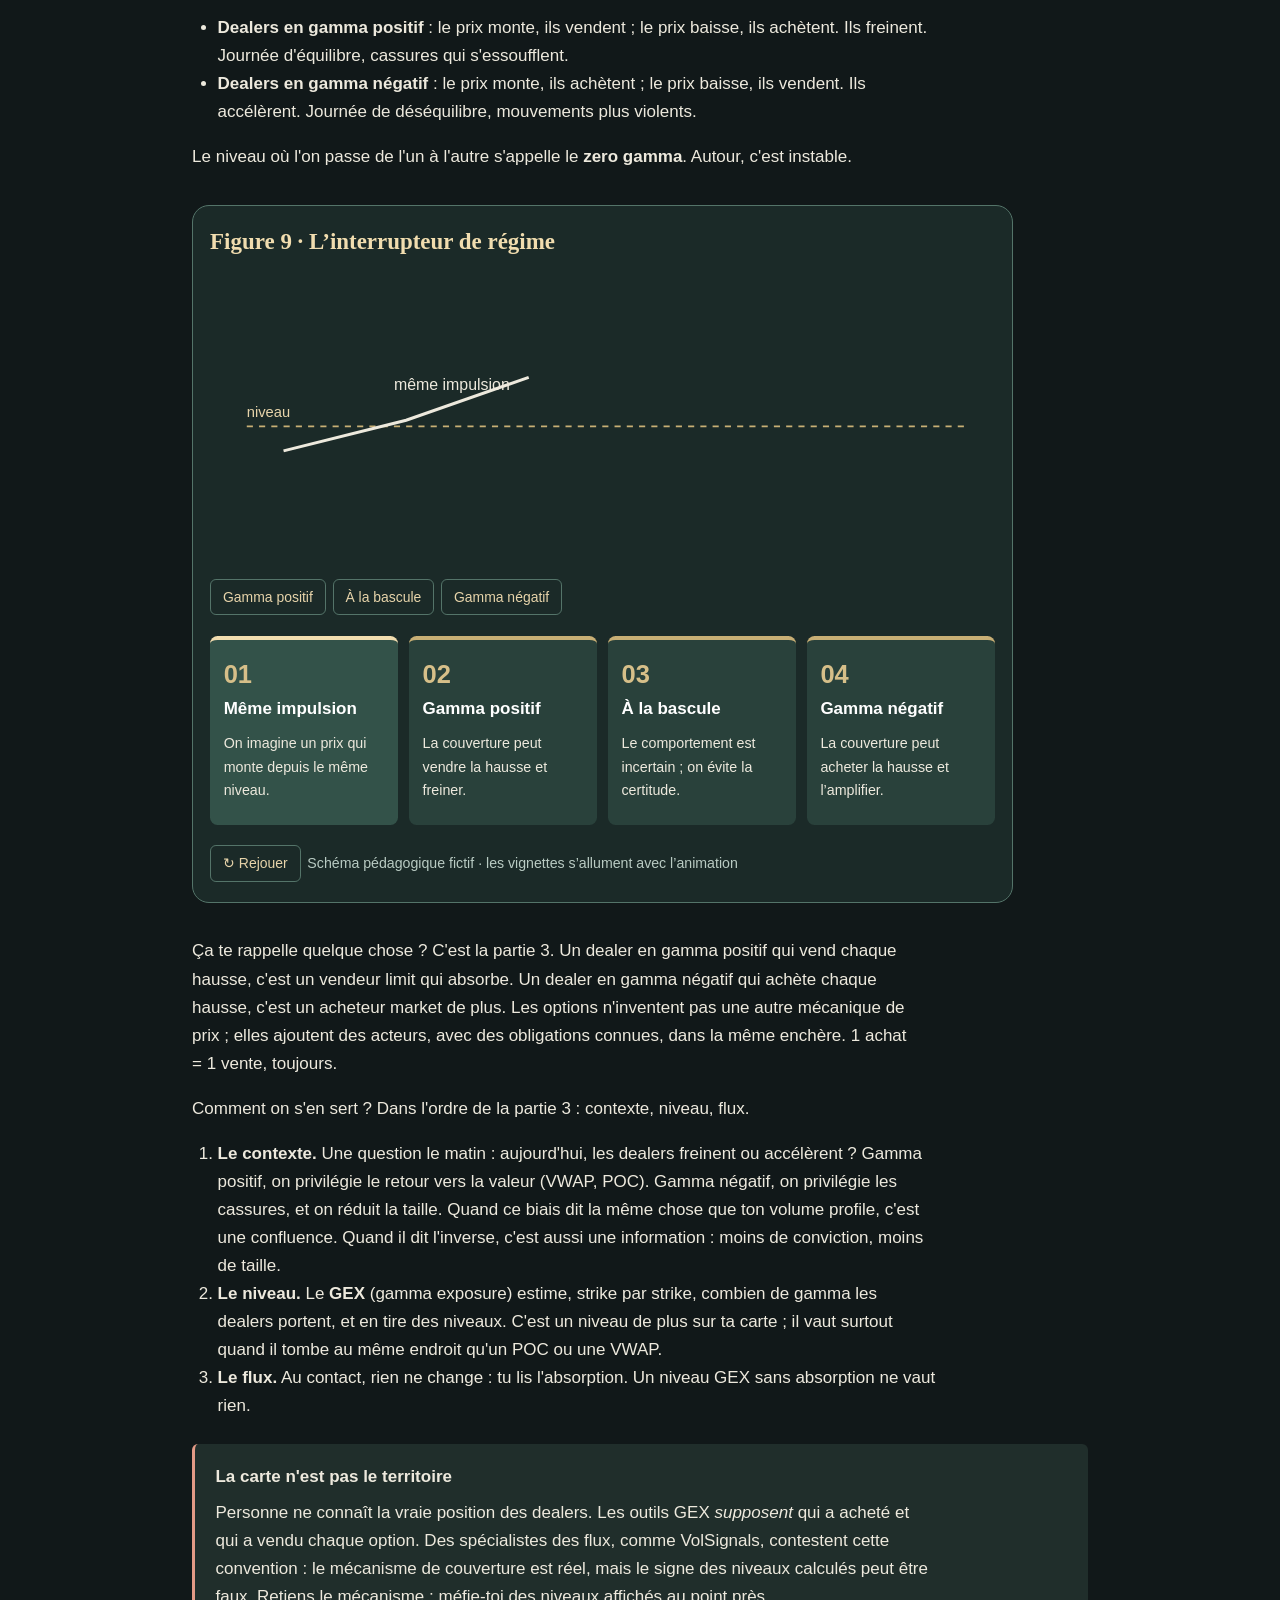
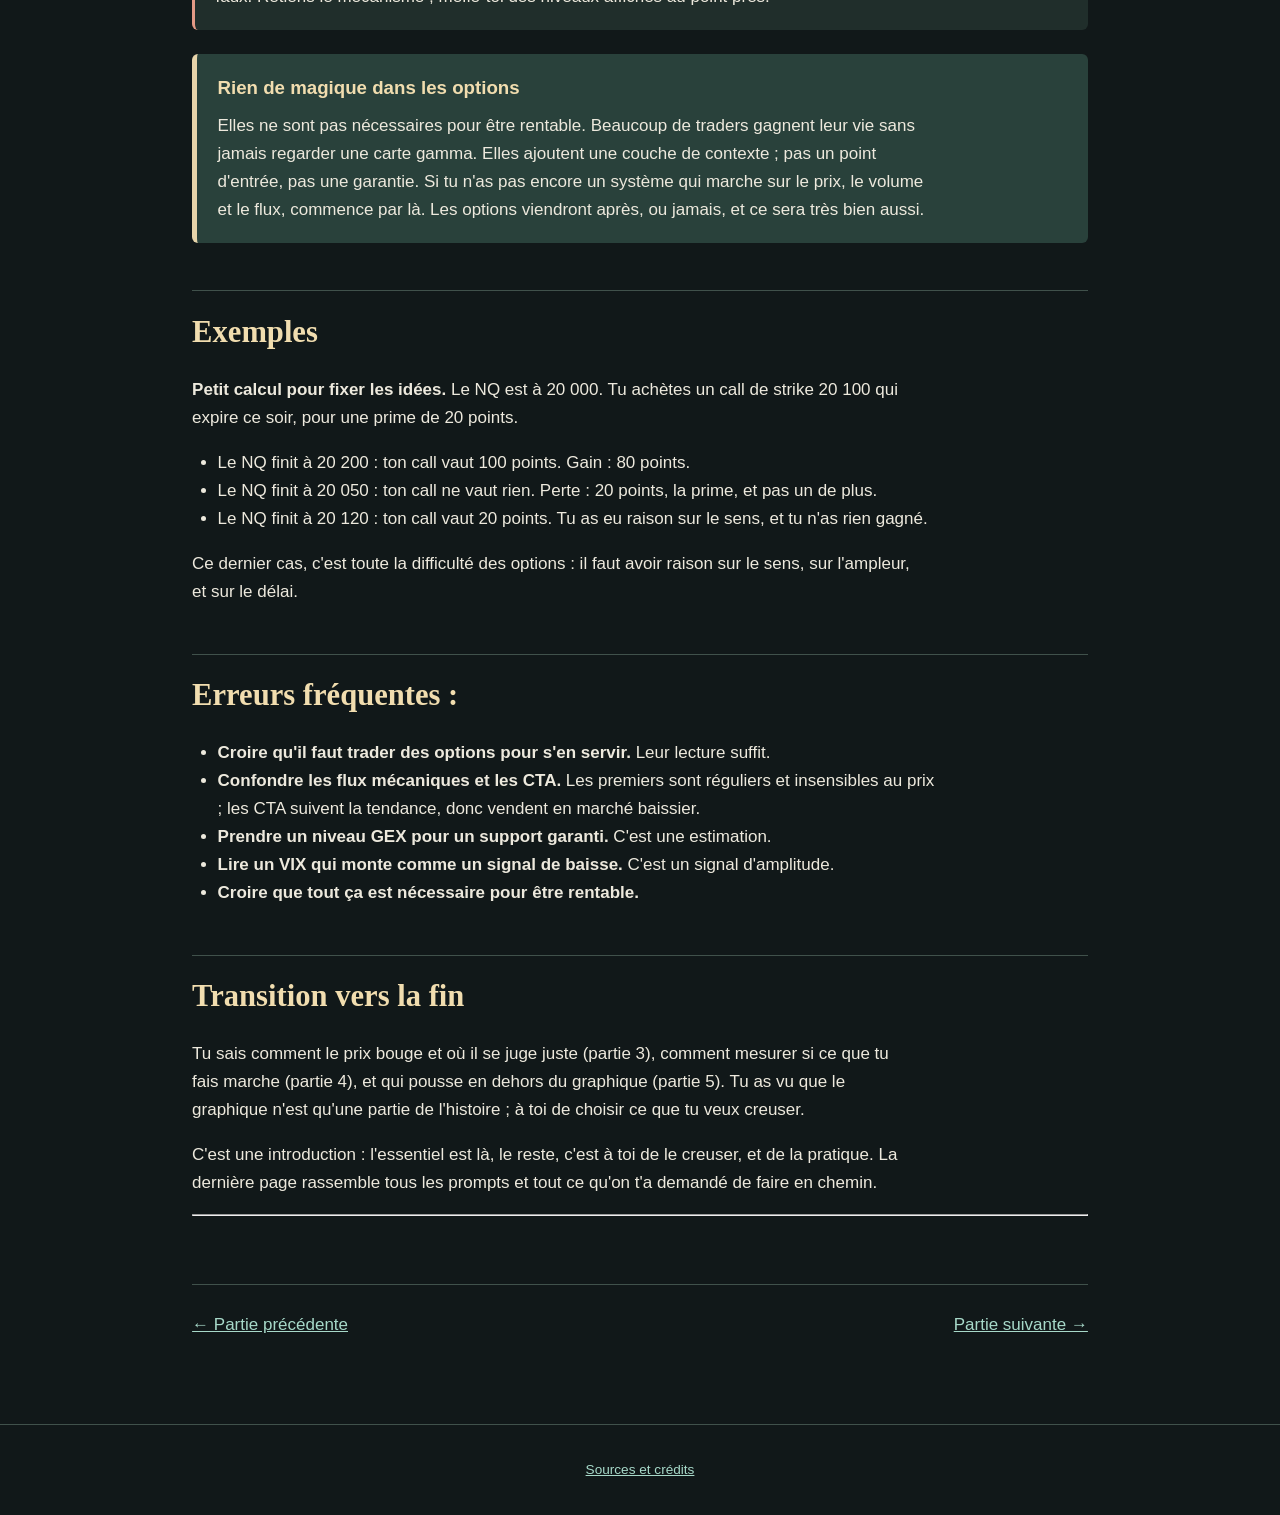
<file: 5.html>
<!doctype html><html lang="fr"><head><meta charset="utf-8"><meta name="viewport" content="width=device-width, initial-scale=1"><title>5. Les flux · Formation trading</title><link rel="stylesheet" href="style.css"></head><body><a class="skip" href="#contenu">Aller au contenu</a><header><a class="brand" href="index.html">Formation trading</a><nav aria-label="Sommaire"><a href="1.html" class="">1. L’IA</a><a href="2.html" class="">2. De la finance au trading</a><a href="3.html" class="">3. La mécanique des prix</a><a href="4.html" class="">4. Maths, risque, edge et système</a><a href="5.html" class="active">5. Les flux</a><a href="6.html" class="">6. Prompts, TradingView et merci</a></nav></header><main id="contenu"><h1>5. Les flux : ce qui pousse le marché en dehors du graphique</h1>
<p>🟡 → 🔴 · Quatre notions, dans l'ordre : les flux et la macro · la dispersion · la volatilité · les options</p>
<h2>Ouvrir les yeux</h2>
<p>Cette partie n'a pas pour but de te faire trader les options ni la macro. Elle a pour but de t'ouvrir les yeux.</p>
<p>Le prix ne contient pas toute l'information. Derrière ton graphique, il y a des salariés qui épargnent à chaque paie, des fonds qui rééquilibrent, des entreprises qui rachètent leurs actions, des fonds qui suivent la tendance, des dealers qui couvrent des options. La finance, c'est compliqué ; et c'est une bonne nouvelle, parce que chaque mécanisme compris est un edge possible, une compréhension de plus que la plupart n'ont pas.</p>
<p>Prends ce qui suit comme un tour d'horizon. Tu n'as pas à tout maîtriser ; je t'encourage simplement à aller plus loin que le graphique et l'analyse technique.</p>
<h2>Ce que tu sauras faire</h2>
<ul>
<li>Savoir qui achète et qui vend en permanence, sans regarder le prix.</li>
<li>Comprendre pourquoi tous les indices ne montent pas ensemble, et ce que ça t'apprend.</li>
<li>Lire la volatilité comme une amplitude, pas comme une prédiction.</li>
<li>Expliquer ce qu'est un call, un put, et pourquoi les options pèsent sur l'ES et le NQ.</li>
</ul>
<h2>Définitions</h2>
<ul>
<li><strong>Produit financier</strong> = un contrat qu'on peut acheter et vendre sur un marché. Une action, un future, une option : trois produits différents, avec des règles différentes.</li>
<li><strong>Future (contrat à terme)</strong> = un engagement à acheter ou vendre une quantité fixée d'un actif, à une date fixée, à un prix fixé aujourd'hui. Les deux parties sont tenues. C'est ce que tu trades sur l'ES, le NQ, le CL ou le GC ; ça se règle en cash, tu ne reçois jamais de barils.</li>
<li><strong>Option</strong> = un contrat qui donne le <strong>droit</strong>, sans l'obligation, d'acheter ou de vendre un actif à un prix fixé, jusqu'à une date fixée. Toute la différence avec le future est là.</li>
<li><strong>Call</strong> = le droit d'acheter. Tu en achètes un si tu penses que ça va monter.</li>
<li><strong>Put</strong> = le droit de vendre. Tu en achètes un si tu penses que ça va baisser, ou pour te protéger d'une baisse.</li>
<li><strong>Strike</strong> = le prix fixé dans le contrat. <strong>Échéance</strong> = la date limite. <strong>Prime</strong> = le prix de l'option.</li>
<li><strong>0DTE</strong> = une option qui expire le jour même.</li>
<li><strong>Sous-jacent</strong> = l'actif sur lequel porte le contrat (le S&P 500, le Nasdaq, l'or…).</li>
<li><strong>Volatilité</strong> = de combien le prix varie par rapport à sa moyenne. Une amplitude, pas un « mouvement anormal ».</li>
<li><strong>Volatilité implicite</strong> = l'amplitude que le prix des options anticipe. Le <strong>VIX</strong> = la volatilité implicite à 30 jours des options sur le S&P 500.</li>
<li><strong>Dealer</strong> (market maker) = celui qui se met en face des clients sur les options, et couvre son risque sur le sous-jacent.</li>
<li><strong>CTA</strong> = un fonds qui suit la tendance avec des règles automatiques.</li>
</ul>
<hr>
<h2>Notion 1 — Les flux : qui achète, et pourquoi</h2>
<h3>La théorie</h3>
<p>Tu as vu dans la partie 2 la chaîne macro : une information change les attentes, les attentes changent les décisions d'achat et de vente, et les prix bougent. Souvent, ça passe par les taux et le dollar avant d'arriver aux indices. C'est le décor.</p>
<p>Mais il y a plus bête, et plus régulier : une partie des achats et des ventes n'a rien à voir avec une opinion sur le marché. Elle est mécanique ; elle a lieu de toute façon.</p>
<p><strong>L'épargne salariale.</strong> Des millions de salariés américains versent une partie de leur salaire sur un plan d'épargne retraite, à chaque paie. Cet argent achète des parts de fonds indiciels, qui achètent des actions du S&P 500, quel que soit le prix. Personne ne se demande si c'est cher. C'est automatique, et ça tombe toutes les deux semaines.</p>
<p><strong>Les fonds de pension.</strong> Ils gèrent les retraites avec une répartition cible, disons 60 % d'actions et 40 % d'obligations. Les actions montent beaucoup ? Leur poids dépasse la cible, donc le fonds vend des actions pour revenir à 60 %. Elles chutent ? Il en rachète. Ces rééquilibrages, souvent en fin de trimestre, vont donc contre le mouvement récent.</p>
<p><strong>Les rachats d'actions (buybacks).</strong> Une entreprise qui a de la trésorerie peut racheter ses propres actions sur le marché. Moins d'actions en circulation = plus de bénéfice par action, mécaniquement. Sur les douze mois à fin septembre 2025, les entreprises du S&P 500 ont racheté pour 1 020 milliards de dollars de leurs propres actions. C'est un acheteur énorme, permanent, insensible au prix ; qui se met quand même en pause dans les semaines qui précèdent la publication des résultats.</p>
<p>D'où le biais haussier structurel des indices : en face, il y a un flux acheteur qui ne dépend pas du marché. Ce n'est pas une garantie que ça monte ; c'est un vent de dos.</p>
<h3>La pratique</h3>
<p>Et les CTA ? On les cite souvent avec les précédents, à tort.</p>
<p>Un CTA suit la tendance, avec des règles automatiques : prix au-dessus de ses moyennes longues, il achète ; la tendance casse, il vend. L'industrie pèse environ 340 milliards de dollars, dominée par ces stratégies de suivi de tendance.</p>
<p>Donc un CTA n'est pas un acheteur structurel ; c'est un amplificateur, dans les deux sens. En marché haussier, il achète ce qui monte. En marché baissier, il vend ce qui baisse, et il accélère la chute. Les banques publient des estimations des niveaux où ces fonds basculent d'acheteur à vendeur. Ce sont des estimations ; pour autant, quand un gros niveau technique est aussi un seuil de bascule, les mouvements sont plus violents.</p>
<p>Ce que tu en fais concrètement :</p>
<ul>
<li><strong>Tu ne trades pas ces flux</strong>, tu sais qu'ils existent. On anticipe rien du tout ; ça explique juste pourquoi un marché monte « sans raison » pendant des semaines, et pourquoi il chute si vite quand la tendance casse.</li>
<li><strong>Tu regardes le calendrier.</strong> Une fin de trimestre, une grosse échéance, une période de rachats à l'arrêt : les journées ne se ressemblent pas.</li>
<li><strong>Tu te méfies des explications d'après coup.</strong> Le prix bouge souvent pour des raisons de plomberie, pas pour le titre de l'article du soir.</li>
</ul>
<p>Ces flux ne tombent pas partout pareil. Certains morceaux du marché en reçoivent plus que d'autres ; et ça, ça se voit.</p>
<hr>
<h2>Notion 2 — La dispersion</h2>
<h3>La théorie</h3>
<p>Un indice n'est pas un bloc : c'est un panier, avec des poids très inégaux. Le Nasdaq est dominé par une poignée de très grosses valeurs technologiques ; le S&P 500 est plus large ; le Russell rassemble des petites entreprises, plus sensibles au coût du crédit.</p>
<p>La dispersion = l'écart entre ces morceaux. Tout monte, mais pas au même rythme. Ou alors l'indice monte pendant que la moitié de ses composants baisse.</p>
<p>C'est une information, parce que l'indice, lui, ne te le dit pas.</p>
<h3>La pratique</h3>
<p>Trois lectures simples, 30 secondes avant la séance :</p>
<ul>
<li><strong>NQ contre ES.</strong> Lequel est le plus fort aujourd'hui ? En général, on préfère acheter le plus fort et vendre le plus faible. Et quand l'un casse un plus haut sans l'autre, la cassure est fragile.</li>
<li><strong>Les secteurs porteurs.</strong> Le NQ monte alors que les semi-conducteurs (SMH) et les plus grosses valeurs baissent ? C'est une hausse orpheline ; ce sont les poids lourds qui font l'indice, pas la moyenne des petites lignes.</li>
<li><strong>Est-ce que ça monte ensemble ?</strong> Un marché où tout monte est plus solide qu'un marché porté par trois titres.</li>
</ul>
<p>C'est la même logique qu'en partie 3 : chercher la cohérence, et surtout repérer la divergence entre ce que fait le prix et ce qui le compose.</p>
<p>Tu sais qui pousse, et sur quoi. Reste une question : de combien ça peut bouger ?</p>
<hr>
<h2>Notion 3 — La volatilité</h2>
<h3>La théorie</h3>
<p>Volatilité = de combien le prix varie par rapport à sa moyenne. C'est une amplitude, pas une direction : elle répond à « de combien ça bouge », jamais à « dans quel sens ».</p>
<p>On en distingue deux :</p>
<ul>
<li><strong>la volatilité réalisée</strong> : de combien ça a bougé, mesuré sur le passé ;</li>
<li><strong>la volatilité implicite</strong> : de combien le marché s'attend à ce que ça bouge, lue dans le prix des options.</li>
</ul>
<p>Le VIX, c'est la volatilité implicite à 30 jours sur le S&P 500. On l'appelle l'indice de la peur, parce qu'il monte quand les investisseurs paient cher pour se protéger. Il a des cousins : le <strong>VXN</strong> pour le Nasdaq, le <strong>VIX9D</strong> sur 9 jours (plus nerveux, utile autour des annonces), et le <strong>VVIX</strong>, la volatilité du VIX lui-même.</p>
<p>Un VIX élevé ne dit pas que ça va baisser. Il dit que les mouvements attendus sont plus grands, dans les deux sens.</p>
<h3>La pratique</h3>
<p>La volatilité pilote ta taille de position ; pas ton sens.</p>
<ul>
<li><strong>VIX bas, marché calme</strong> : les mouvements sont petits. Tes cibles doivent être plus proches, et une cassure a plus de chances d'échouer.</li>
<li><strong>VIX qui monte fort</strong> : les mouvements s'élargissent. Ton stop doit être plus large, donc ta taille plus petite, pour risquer la même chose (partie 4). Le même setup, avec le même stop en points, ne représente pas le même risque selon le régime.</li>
<li><strong>VIX très haut, puis qui retombe</strong> : c'est souvent le vrai signal de reprise du risque, plus que le prix lui-même.</li>
</ul>
<p>C'est pour ça qu'une même stratégie varie selon l'actif, la volatilité et le contexte ; ça se backteste.</p>
<p>Cette volatilité implicite, on l'a lue dans le prix des options. Et les options, c'est probablement le plus gros acteur invisible de ta séance.</p>
<hr>
<h2>Notion 4 — Les options</h2>
<h3>La théorie</h3>
<p>Reprenons nos pommes. Tu fais des tartes, et tu as peur que le prix des pommes monte cet hiver. Tu vas voir un producteur : je te paie 5 € aujourd'hui, et en échange, jusqu'au 31 décembre, j'ai le droit de t'acheter 100 kg à 1 € le kilo, quel que soit le prix du marché.</p>
<ul>
<li>Les pommes montent à 1,50 € : tu utilises ton droit, tu achètes à 1 € ce qui en vaut 1,50. Tu gagnes 50 €, moins les 5 € payés.</li>
<li>Les pommes restent à 1 € ou baissent : tu n'utilises pas ton droit. Tu as perdu 5 €, et c'est tout.</li>
</ul>
<p>Tu viens d'acheter un <strong>call</strong>. Le producteur, lui, a <strong>vendu</strong> le call : il a encaissé 5 €, et il a l'obligation de te vendre à 1 € si tu le demandes. Le <strong>put</strong>, c'est l'inverse : le producteur paie pour avoir le droit de vendre à 1 €, même si le marché tombe à 0,50 €. C'est une assurance.</p>
<p>Deux choses à retenir :</p>
<ul>
<li>l'acheteur risque la prime ; le vendeur risque beaucoup plus ;</li>
<li>une option perd de la valeur avec le temps. C'est un pari sur un mouvement, et sur un délai.</li>
</ul>
<p>Les <strong>greeks</strong> = les chiffres qui disent comment le prix d'une option réagit. Deux suffisent pour nous :</p>
<ul>
<li><strong>le delta</strong> : de combien bouge l'option quand le sous-jacent bouge de 1. Proche de 0 si le strike est loin, autour de 0,5 si le strike est sur le prix, proche de 1 si l'option est déjà largement gagnante ;</li>
<li><strong>le gamma</strong> : de combien bouge le delta. Il est maximum quand le strike est proche du prix, et il explose à l'approche de l'échéance. D'où l'importance du 0DTE.</li>
</ul>
<p><em>(Les deux autres, pour ta culture : le <strong>theta</strong>, ce que coûte chaque jour qui passe, et le <strong>vega</strong>, ce que pèse la volatilité implicite.)</em></p>
<figure id="figure-8" class="figure anim" data-state="4"><figcaption>Figure 8 · Delta et échéance</figcaption><div class="scene-wrap"><svg class="scene" viewBox="0 0 640 240" role="img" aria-label="Le delta d'un call selon le prix, plus raide quand l'échéance approche"><defs><marker id="fleche" viewBox="0 0 10 10" refX="9" refY="5" markerWidth="7" markerHeight="7" orient="auto-start-reverse"><path d="M0,0 L10,5 L0,10 z" class="tete"/></marker></defs><line x1="50" y1="205" x2="620" y2="205" class="grille k1"/><line x1="50" y1="30" x2="50" y2="205" class="grille k1"/><text x="620" y="225" class="doux k1" font-size="12" text-anchor="end">prix du sous-jacent</text><text x="56" y="26" class="doux k1" font-size="12" text-anchor="start">delta du call (0 → 1)</text><line x1="330" y1="30" x2="330" y2="205" class="repere k1"/><text x="336" y="44" class="or k1" font-size="12" text-anchor="start">strike</text><polyline points="60,196.7 70,196.2 80,195.6 90,195.0 100,194.2 110,193.4 120,192.4 130,191.3 140,190.1 150,188.6 160,187.0 170,185.2 180,183.2 190,180.9 200,178.4 210,175.6 220,172.5 230,169.1 240,165.3 250,161.3 260,157.0 270,152.3 280,147.4 290,142.3 300,136.9 310,131.4 320,125.7 330,120.0 340,114.3 350,108.6 360,103.1 370,97.7 380,92.6 390,87.7 400,83.0 410,78.7 420,74.7 430,70.9 440,67.5 450,64.4 460,61.6 470,59.1 480,56.8 490,54.8 500,53.0 510,51.4 520,49.9 530,48.7 540,47.6 550,46.6 560,45.8 570,45.0 580,44.4 590,43.8 600,43.3 610,42.9" class="prix draw k2" pathLength="1" fill="none"/><text x="90" y="180" class="k1" font-size="13" text-anchor="start">loin : delta ≈ 0</text><text x="345" y="125" class="k2" font-size="13" text-anchor="start">près : il varie vite</text><polyline points="60,200.0 70,200.0 80,200.0 90,200.0 100,200.0 110,200.0 120,200.0 130,200.0 140,200.0 150,200.0 160,200.0 170,200.0 180,200.0 190,199.9 200,199.9 210,199.8 220,199.6 230,199.4 240,198.9 250,198.1 260,196.8 270,194.5 280,190.6 290,184.4 300,174.6 310,160.4 320,141.7 330,120.0 340,98.3 350,79.6 360,65.4 370,55.6 380,49.4 390,45.5 400,43.2 410,41.9 420,41.1 430,40.6 440,40.4 450,40.2 460,40.1 470,40.1 480,40.0 490,40.0 500,40.0 510,40.0 520,40.0 530,40.0 540,40.0 550,40.0 560,40.0 570,40.0 580,40.0 590,40.0 600,40.0 610,40.0" class="vwap draw k3" pathLength="1" fill="none"/><text x="318" y="55" class="or k3" font-size="13" text-anchor="end">échéance proche</text><text x="620" y="150" class="doux k4" font-size="12" text-anchor="end">dépend aussi de la volatilité</text></svg></div><ol><li><span class="step">01</span><strong>Loin du strike</strong><p>Le delta d’un call peut être proche de zéro.</p></li><li><span class="step">02</span><strong>Près du strike</strong><p>Le delta varie davantage quand le prix bouge.</p></li><li><span class="step">03</span><strong>Échéance proche</strong><p>Cette variation peut devenir plus rapide.</p></li><li><span class="step">04</span><strong>Limite</strong><p>La courbe dépend aussi du contrat et de la volatilité.</p></li></ol><button type="button" class="rejouer">↻ Rejouer</button><small>Schéma pédagogique fictif · les vignettes s’allument avec l’animation</small></figure>
<p>Ce que ça pèse aujourd'hui : en 2025, 15,2 milliards de contrats d'options ont été échangés aux États-Unis, 26 % de plus qu'en 2024. Sur les options du S&P 500, 59 % du volume porte sur des options qui expirent le jour même. Ce n'est plus un marché de niche.</p>
<p>Et pour situer qui opère où, quelques ordres de grandeur :</p>
<figure id="figure-17" class="figure anim" data-state="4"><figcaption>Figure 17 · Combien d&#x27;argent circule</figcaption><div class="scene-wrap"><svg class="scene" viewBox="0 0 640 240" role="img" aria-label="En 2025 : 30,6 milliards de contrats de futures et 88,6 milliards d'options dans le monde, 119,3 au total ; 15,2 milliards d'options américaines ; 59 % du volume SPX en 0DTE"><defs><marker id="fleche" viewBox="0 0 10 10" refX="9" refY="5" markerWidth="7" markerHeight="7" orient="auto-start-reverse"><path d="M0,0 L10,5 L0,10 z" class="tete"/></marker></defs><text x="12" y="28" class="or k1" font-size="14" text-anchor="start">Contrats échangés en 2025</text><text x="12" y="50" class="k1" font-size="12" text-anchor="start">Futures, monde</text><rect x="12" y="56" width="76.9" height="14" rx="2" class="barre grow k1"/><text x="96.9" y="68" class="doux k1" font-size="12" text-anchor="start">30,6 milliards</text><text x="12" y="92" class="k1" font-size="12" text-anchor="start">Options, monde</text><rect x="12" y="98" width="222.8" height="14" rx="2" class="barre grow k1"/><text x="242.8" y="110" class="doux k1" font-size="12" text-anchor="start">88,6 milliards</text><text x="12" y="134" class="k2" font-size="12" text-anchor="start">Total, monde</text><rect x="12" y="140" width="300.0" height="14" rx="2" class="barre grow k2"/><text x="320.0" y="152" class="doux k2" font-size="12" text-anchor="start">119,3 milliards</text><text x="12" y="176" class="k3" font-size="12" text-anchor="start">Options américaines</text><rect x="12" y="182" width="38.2" height="14" rx="2" class="barre grow k3"/><text x="58.2" y="194" class="doux k3" font-size="12" text-anchor="start">15,2 milliards</text><line x1="440" y1="14" x2="440" y2="200" class="grille k4"/><text x="456" y="28" class="or k4" font-size="14" text-anchor="start">Options SPX</text><text x="456" y="50" class="doux k4" font-size="12" text-anchor="start">part du volume en 0DTE</text><rect x="456" y="66" width="168" height="22" rx="4" class="cadre k4"/><rect x="456" y="66" width="99.1" height="22" rx="4" class="or-plein grow k4"/><text x="540" y="120" class="or k4" font-size="26" text-anchor="middle">59 %</text><text x="540" y="142" class="doux k4" font-size="12" text-anchor="middle">expirent le jour même</text><text x="320" y="226" class="or k4" font-size="13" text-anchor="middle">Des contrats, pas des dollars</text></svg></div><ol><li><span class="step">01</span><strong>Monde · 2025</strong><p>Futures : 30,6 milliards de contrats ; options : 88,6 milliards (FIA).</p></li><li><span class="step">02</span><strong>Total</strong><p>119,3 milliards de contrats échangés dans le monde en 2025 (FIA).</p></li><li><span class="step">03</span><strong>Options américaines</strong><p>15,2 milliards de contrats en 2025 (OCC).</p></li><li><span class="step">04</span><strong>SPX · 0DTE</strong><p>59 % du volume SPX en 2025 expire le jour même (Cboe).</p></li></ol><button type="button" class="rejouer">↻ Rejouer</button><small>Chiffres réels · sources en fin de ressource</small></figure>
<h3>La pratique</h3>
<p>Pourquoi ça nous concerne, nous qui tradons des futures ?</p>
<p>Quand un particulier achète un call, quelqu'un le lui vend ; souvent un dealer. Le dealer ne veut pas parier, il veut encaisser l'écart entre l'achat et la vente. Donc il couvre sa position sur le sous-jacent, en achetant ou en vendant des futures. Et comme le delta bouge avec le prix, il doit réajuster en permanence.</p>
<ul>
<li><strong>Dealers en gamma positif</strong> : le prix monte, ils vendent ; le prix baisse, ils achètent. Ils freinent. Journée d'équilibre, cassures qui s'essoufflent.</li>
<li><strong>Dealers en gamma négatif</strong> : le prix monte, ils achètent ; le prix baisse, ils vendent. Ils accélèrent. Journée de déséquilibre, mouvements plus violents.</li>
</ul>
<p>Le niveau où l'on passe de l'un à l'autre s'appelle le <strong>zero gamma</strong>. Autour, c'est instable.</p>
<figure id="figure-9" class="figure anim" data-state="4"><figcaption>Figure 9 · L’interrupteur de régime</figcaption><div class="scene-wrap"><svg class="scene" viewBox="0 0 640 240" role="img" aria-label="Même impulsion : ramenée en gamma positif, instable à la bascule, amplifiée en gamma négatif"><defs><marker id="fleche" viewBox="0 0 10 10" refX="9" refY="5" markerWidth="7" markerHeight="7" orient="auto-start-reverse"><path d="M0,0 L10,5 L0,10 z" class="tete"/></marker></defs><line x1="30" y1="130" x2="620" y2="130" class="repere k1"/><text x="30" y="122" class="or k1" font-size="12" text-anchor="start">niveau</text><polyline points="60,150 160,125 260,90" class="prix draw k1" pathLength="1" fill="none"/><text x="150" y="100" class="k1" font-size="13" text-anchor="start">même impulsion</text><polyline points="260,90 340,110 430,124 520,130 610,131" class="up-l draw only2" pathLength="1" fill="none"/><text x="430" y="160" class="up only2" font-size="14" text-anchor="start">la couverture freine</text><polyline points="260,90 320,120 380,82 440,125 500,88 560,120 610,100" class="or-l draw only3" pathLength="1" fill="none"/><text x="430" y="160" class="or only3" font-size="14" text-anchor="start">instable</text><polyline points="260,90 360,62 470,38 610,18" class="dn-l draw only4" pathLength="1" fill="none"/><text x="430" y="80" class="dn only4" font-size="14" text-anchor="start">la couverture accélère</text></svg></div><div class="choix"><button type="button" data-goto="2">Gamma positif</button><button type="button" data-goto="3">À la bascule</button><button type="button" data-goto="4">Gamma négatif</button></div><ol><li><span class="step">01</span><strong>Même impulsion</strong><p>On imagine un prix qui monte depuis le même niveau.</p></li><li><span class="step">02</span><strong>Gamma positif</strong><p>La couverture peut vendre la hausse et freiner.</p></li><li><span class="step">03</span><strong>À la bascule</strong><p>Le comportement est incertain ; on évite la certitude.</p></li><li><span class="step">04</span><strong>Gamma négatif</strong><p>La couverture peut acheter la hausse et l’amplifier.</p></li></ol><button type="button" class="rejouer">↻ Rejouer</button><small>Schéma pédagogique fictif · les vignettes s’allument avec l’animation</small></figure>
<p>Ça te rappelle quelque chose ? C'est la partie 3. Un dealer en gamma positif qui vend chaque hausse, c'est un vendeur limit qui absorbe. Un dealer en gamma négatif qui achète chaque hausse, c'est un acheteur market de plus. Les options n'inventent pas une autre mécanique de prix ; elles ajoutent des acteurs, avec des obligations connues, dans la même enchère. 1 achat = 1 vente, toujours.</p>
<p>Comment on s'en sert ? Dans l'ordre de la partie 3 : contexte, niveau, flux.</p>
<ol>
<li><strong>Le contexte.</strong> Une question le matin : aujourd'hui, les dealers freinent ou accélèrent ? Gamma positif, on privilégie le retour vers la valeur (VWAP, POC). Gamma négatif, on privilégie les cassures, et on réduit la taille. Quand ce biais dit la même chose que ton volume profile, c'est une confluence. Quand il dit l'inverse, c'est aussi une information : moins de conviction, moins de taille.</li>
<li><strong>Le niveau.</strong> Le <strong>GEX</strong> (gamma exposure) estime, strike par strike, combien de gamma les dealers portent, et en tire des niveaux. C'est un niveau de plus sur ta carte ; il vaut surtout quand il tombe au même endroit qu'un POC ou une VWAP.</li>
<li><strong>Le flux.</strong> Au contact, rien ne change : tu lis l'absorption. Un niveau GEX sans absorption ne vaut rien.</li>
</ol>
<aside class="callout callout-warning">
<p><strong>La carte n'est pas le territoire</strong></p>
<p>Personne ne connaît la vraie position des dealers. Les outils GEX <em>supposent</em> qui a acheté et qui a vendu chaque option. Des spécialistes des flux, comme VolSignals, contestent cette convention : le mécanisme de couverture est réel, mais le signe des niveaux calculés peut être faux. Retiens le mécanisme ; méfie-toi des niveaux affichés au point près.</p>
</aside>
<aside class="callout callout-important">
<p><strong>Rien de magique dans les options</strong></p>
<p>Elles ne sont pas nécessaires pour être rentable. Beaucoup de traders gagnent leur vie sans jamais regarder une carte gamma. Elles ajoutent une couche de contexte ; pas un point d'entrée, pas une garantie. Si tu n'as pas encore un système qui marche sur le prix, le volume et le flux, commence par là. Les options viendront après, ou jamais, et ce sera très bien aussi.</p>
</aside>
<h2>Exemples</h2>
<p><strong>Petit calcul pour fixer les idées.</strong> Le NQ est à 20 000. Tu achètes un call de strike 20 100 qui expire ce soir, pour une prime de 20 points.</p>
<ul>
<li>Le NQ finit à 20 200 : ton call vaut 100 points. Gain : 80 points.</li>
<li>Le NQ finit à 20 050 : ton call ne vaut rien. Perte : 20 points, la prime, et pas un de plus.</li>
<li>Le NQ finit à 20 120 : ton call vaut 20 points. Tu as eu raison sur le sens, et tu n'as rien gagné.</li>
</ul>
<p>Ce dernier cas, c'est toute la difficulté des options : il faut avoir raison sur le sens, sur l'ampleur, et sur le délai.</p>
<h2>Erreurs fréquentes :</h2>
<ul>
<li><strong>Croire qu'il faut trader des options pour s'en servir.</strong> Leur lecture suffit.</li>
<li><strong>Confondre les flux mécaniques et les CTA.</strong> Les premiers sont réguliers et insensibles au prix ; les CTA suivent la tendance, donc vendent en marché baissier.</li>
<li><strong>Prendre un niveau GEX pour un support garanti.</strong> C'est une estimation.</li>
<li><strong>Lire un VIX qui monte comme un signal de baisse.</strong> C'est un signal d'amplitude.</li>
<li><strong>Croire que tout ça est nécessaire pour être rentable.</strong></li>
</ul>
<h2>Transition vers la fin</h2>
<p>Tu sais comment le prix bouge et où il se juge juste (partie 3), comment mesurer si ce que tu fais marche (partie 4), et qui pousse en dehors du graphique (partie 5). Tu as vu que le graphique n'est qu'une partie de l'histoire ; à toi de choisir ce que tu veux creuser.</p>
<p>C'est une introduction : l'essentiel est là, le reste, c'est à toi de le creuser, et de la pratique. La dernière page rassemble tous les prompts et tout ce qu'on t'a demandé de faire en chemin.</p>
<hr>
<div class="pager"><a href="4.html">← Partie précédente</a><a href="6.html">Partie suivante →</a></div></main><footer><a href="6.html#sources">Sources et crédits</a></footer><script src="anim.js" defer></script><script>
document.querySelectorAll('.copy-code').forEach(button => {
  button.addEventListener('click', async () => {
    try {
      await navigator.clipboard.writeText(button.parentElement.querySelector('code').textContent);
      button.textContent = 'Copié';
      setTimeout(() => { button.textContent = 'Copier'; }, 1600);
    } catch (error) {
      button.textContent = 'Copie indisponible';
      setTimeout(() => { button.textContent = 'Copier'; }, 1600);
    }
  });
});
</script></body></html>
</file>
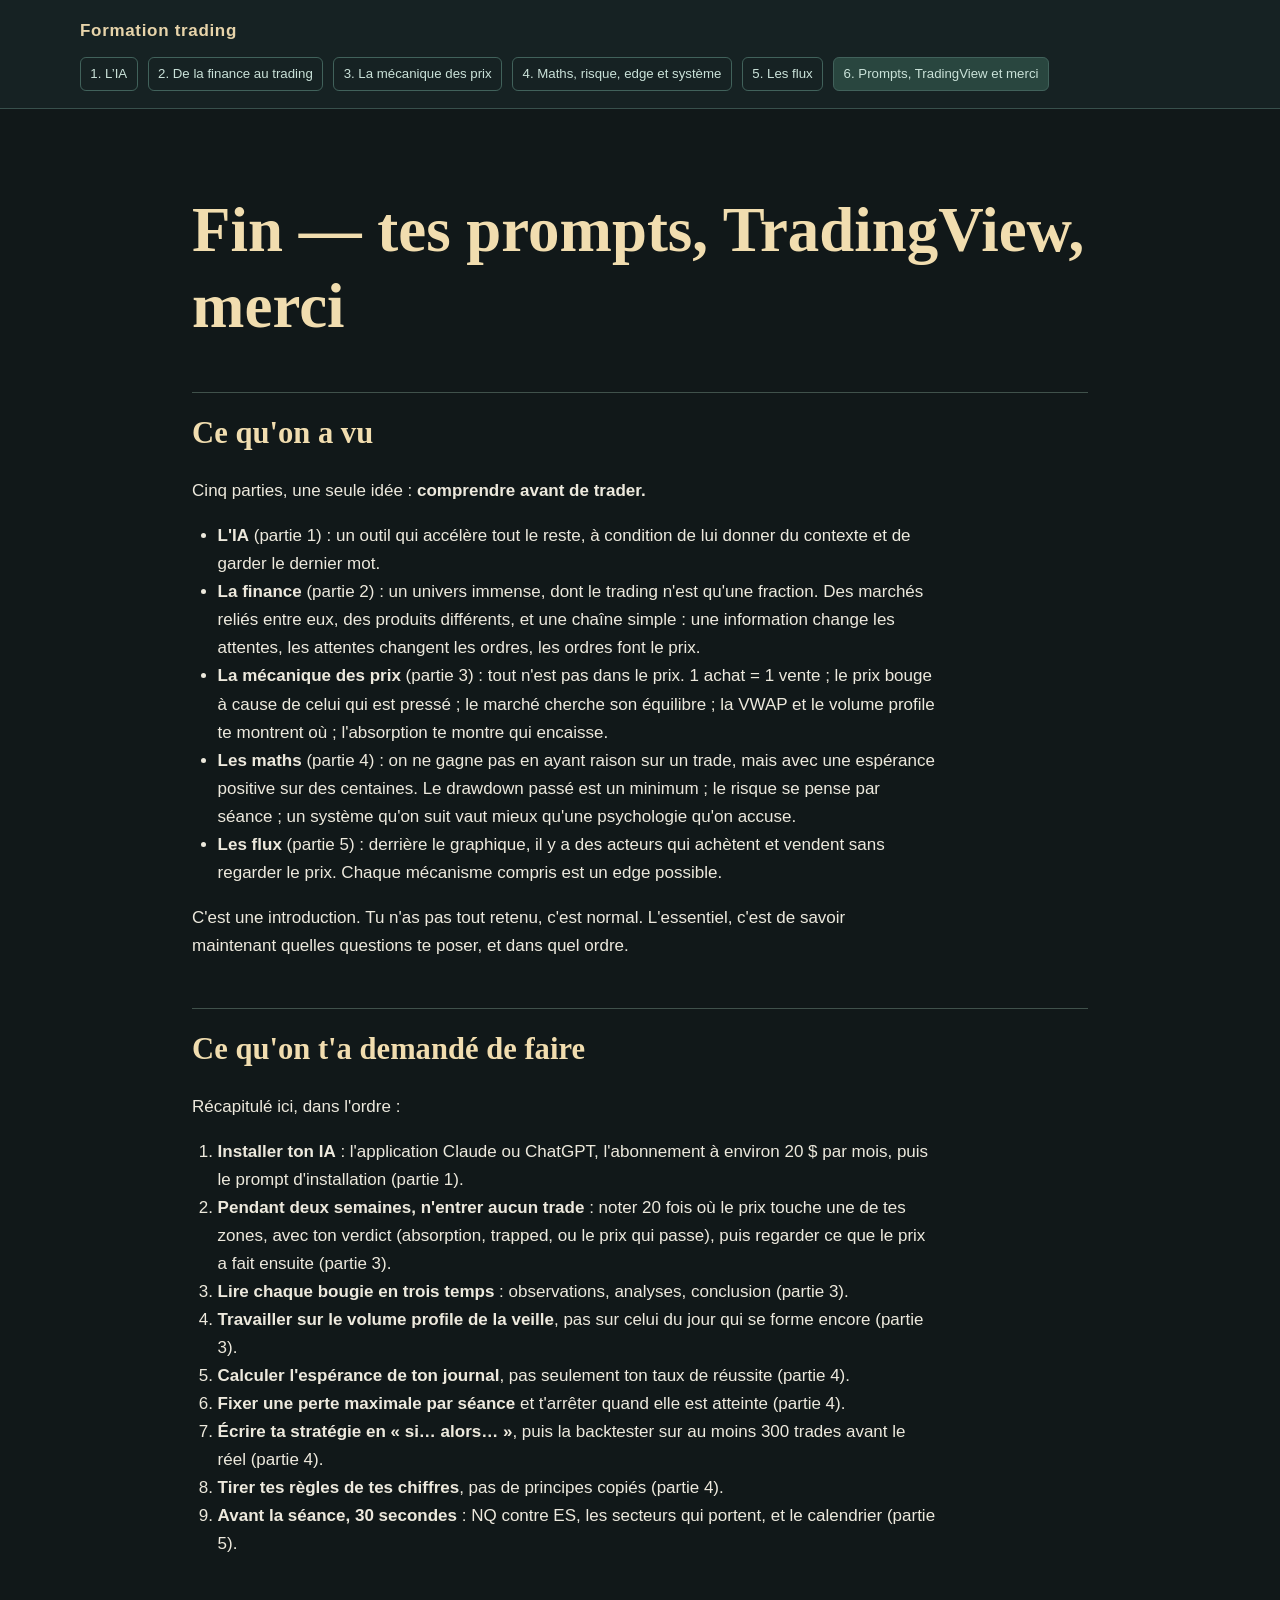
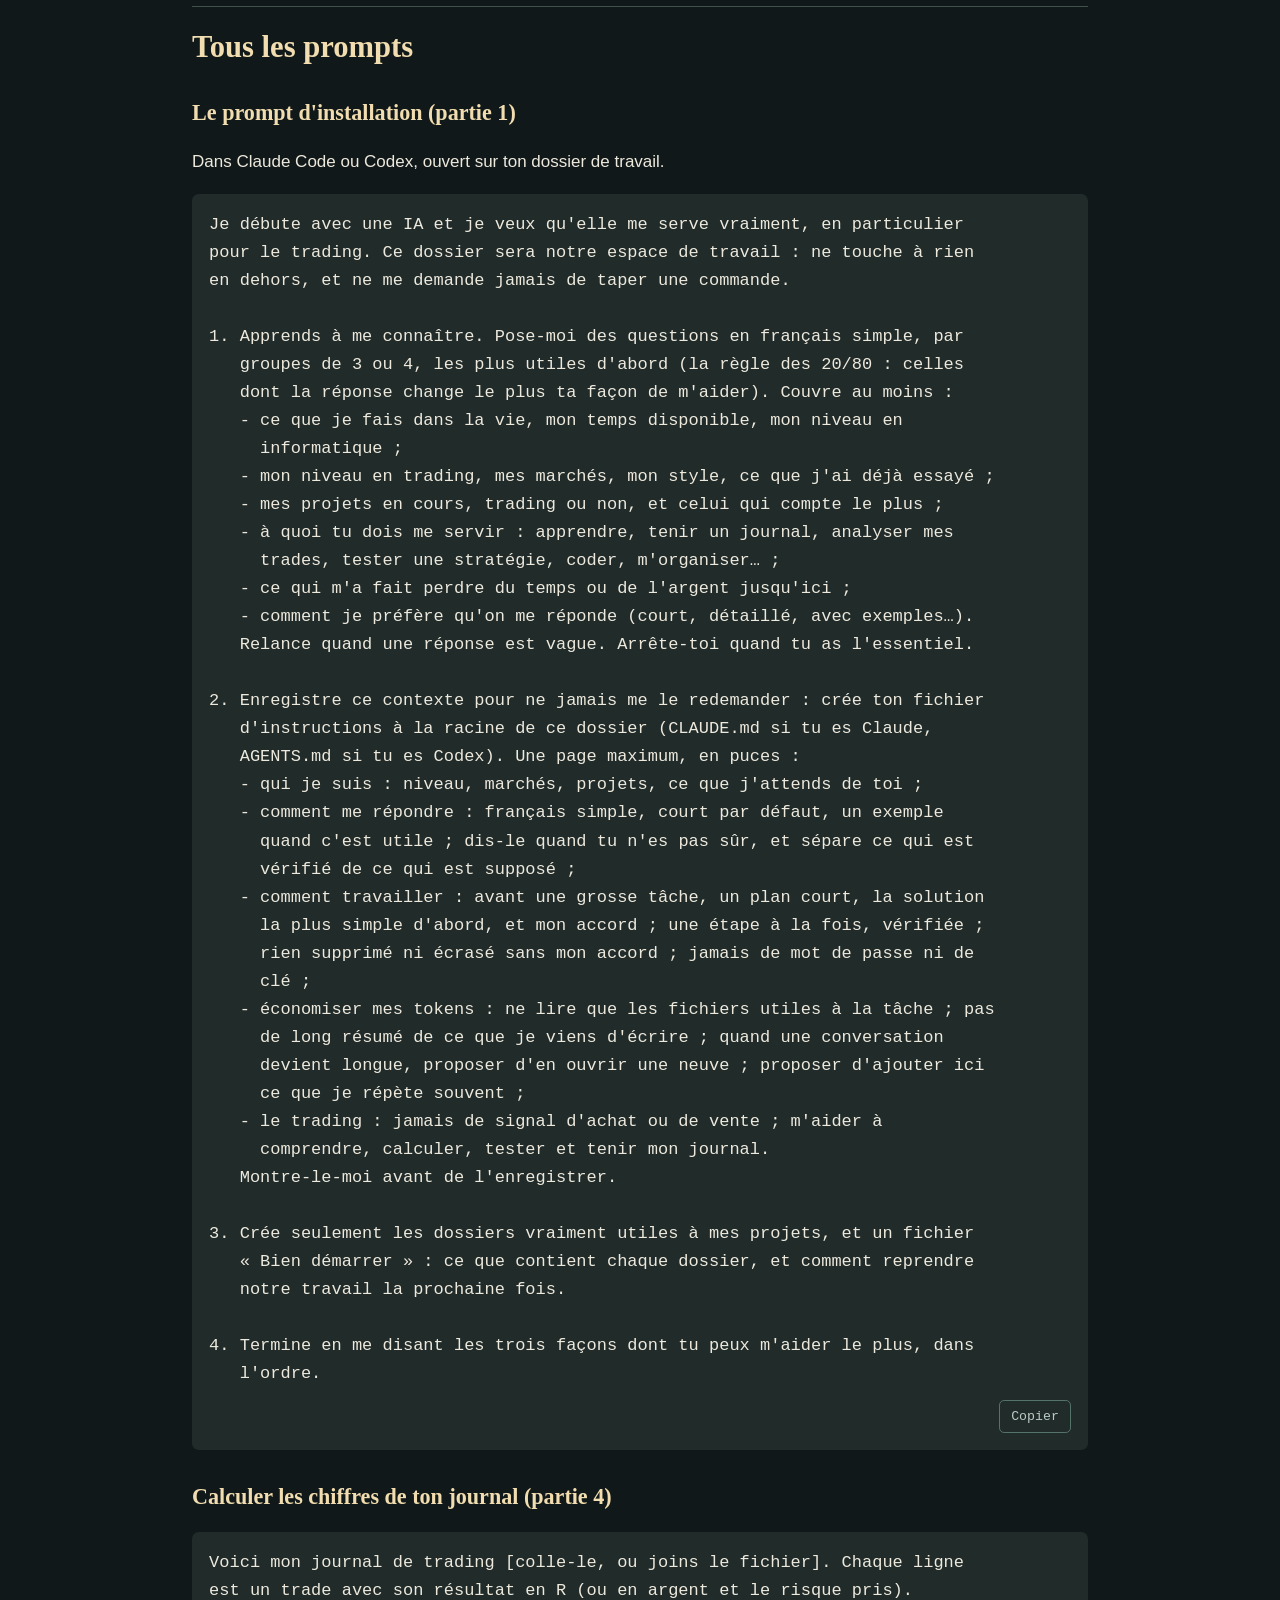
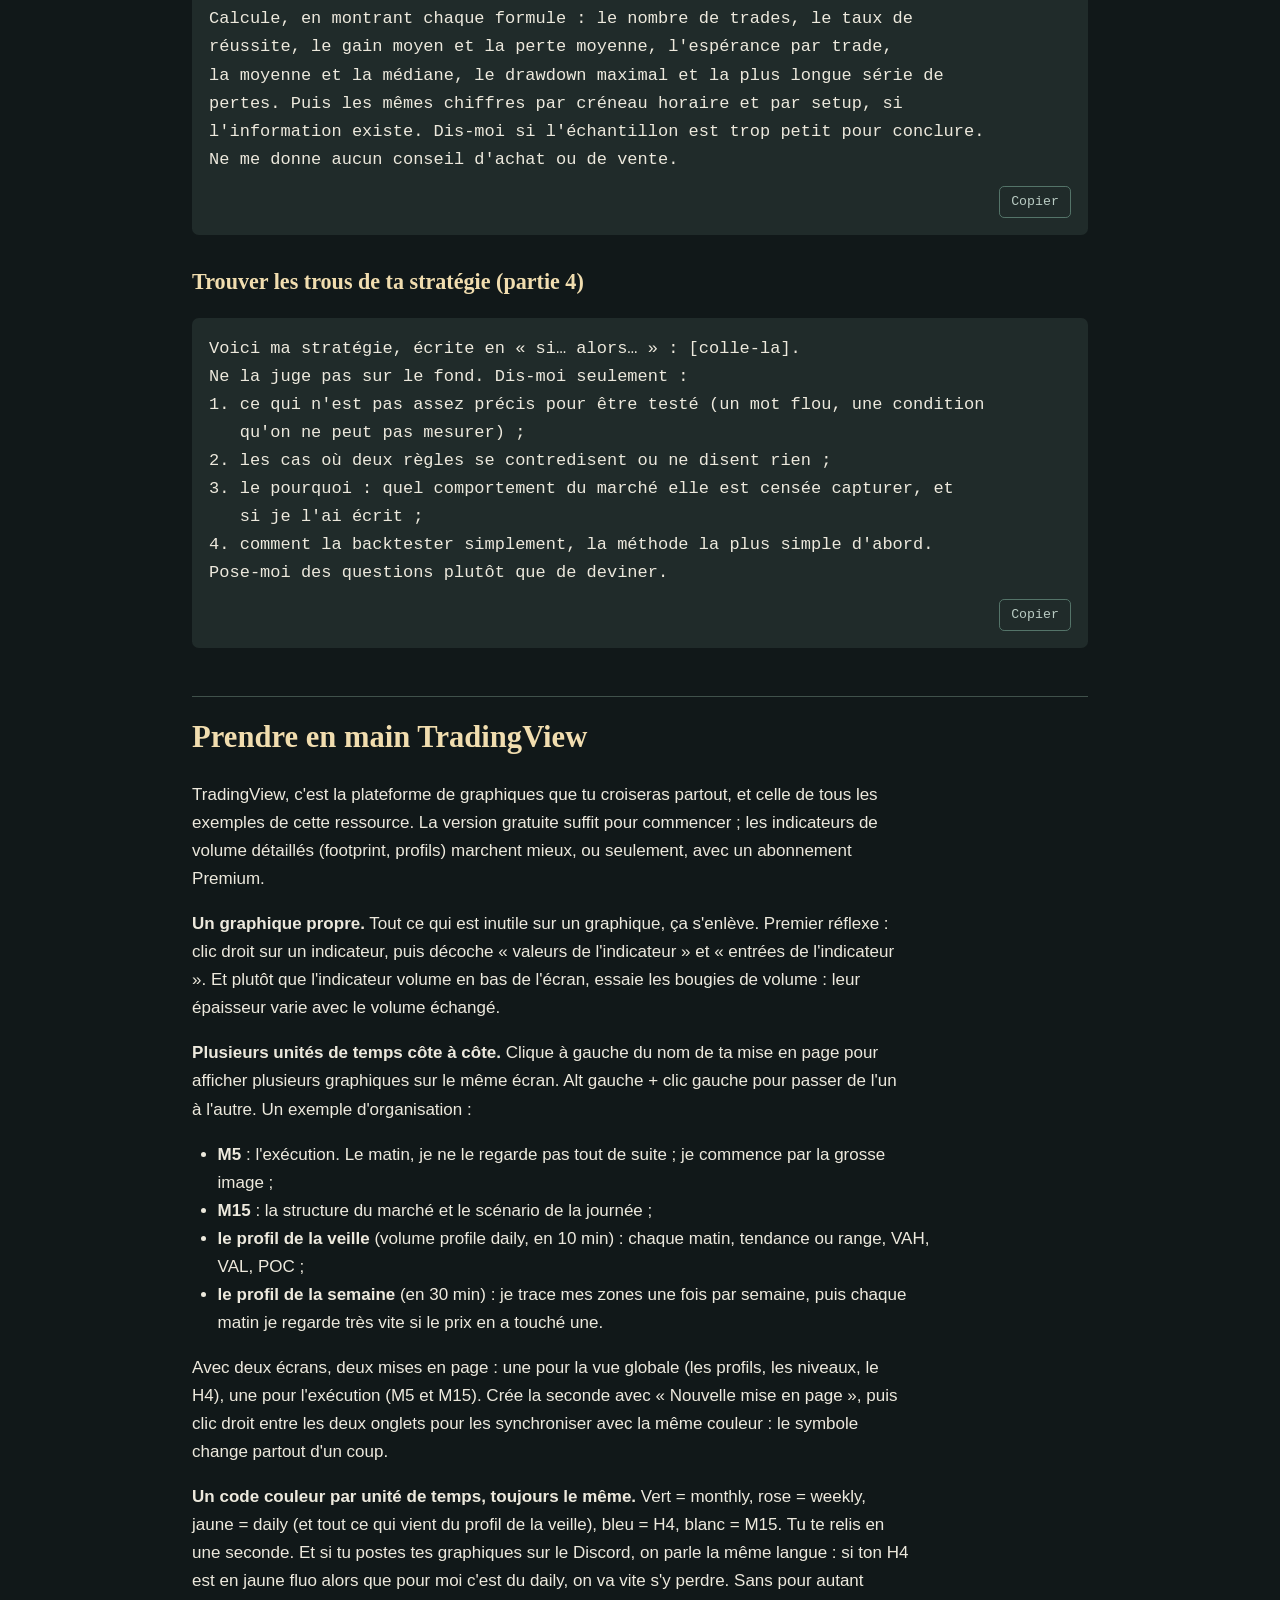
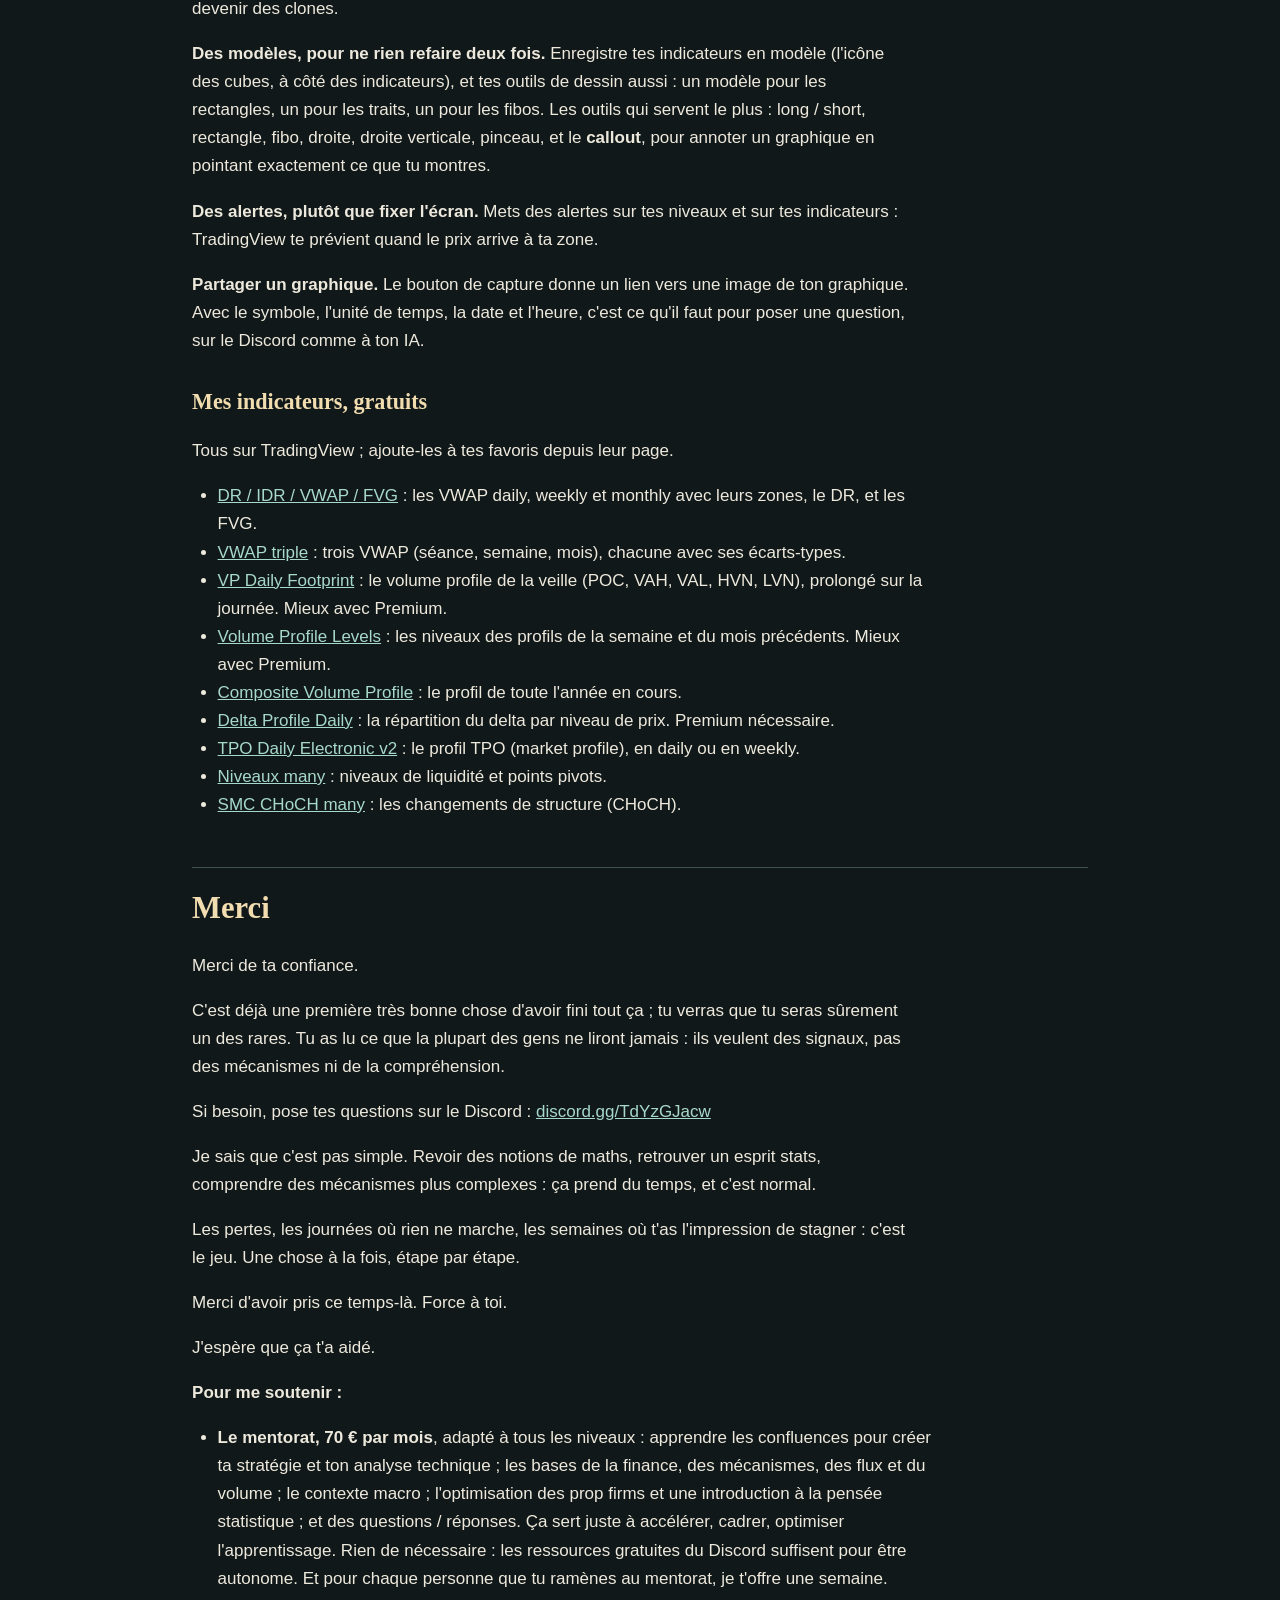
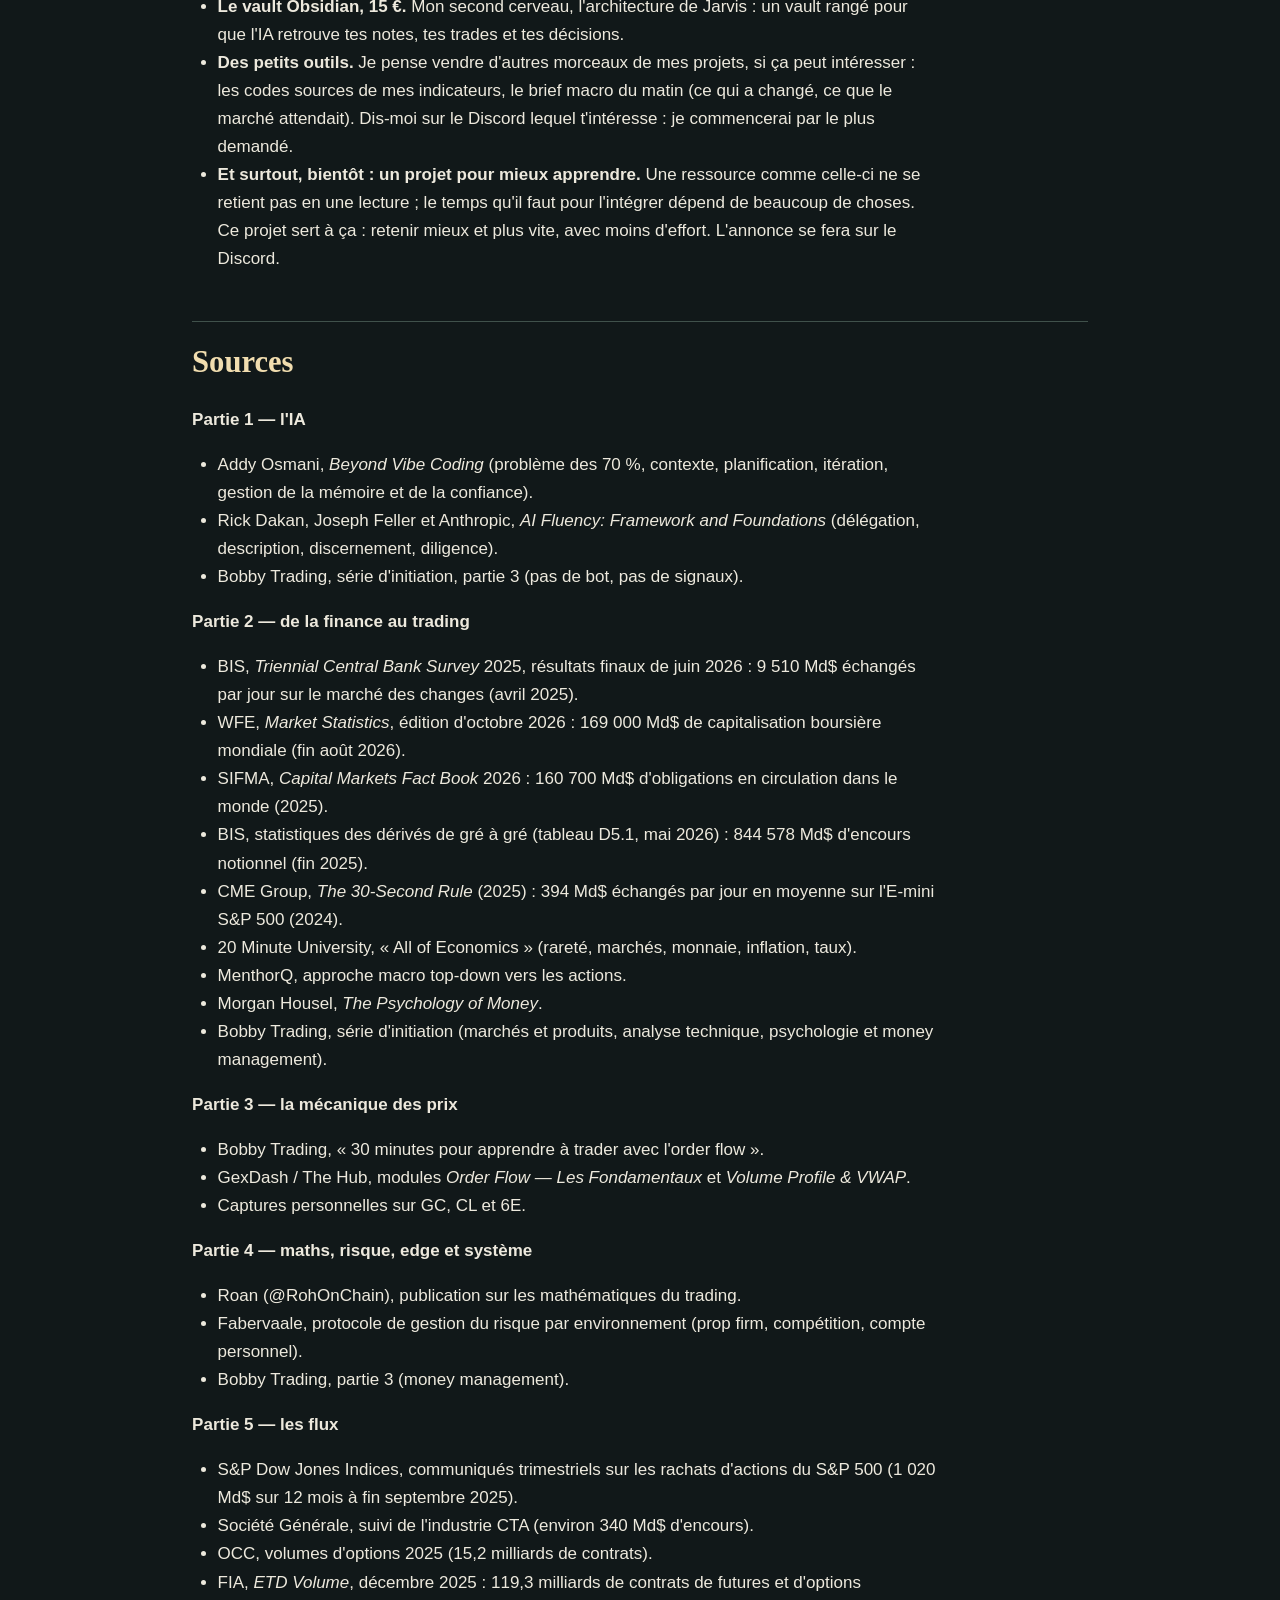
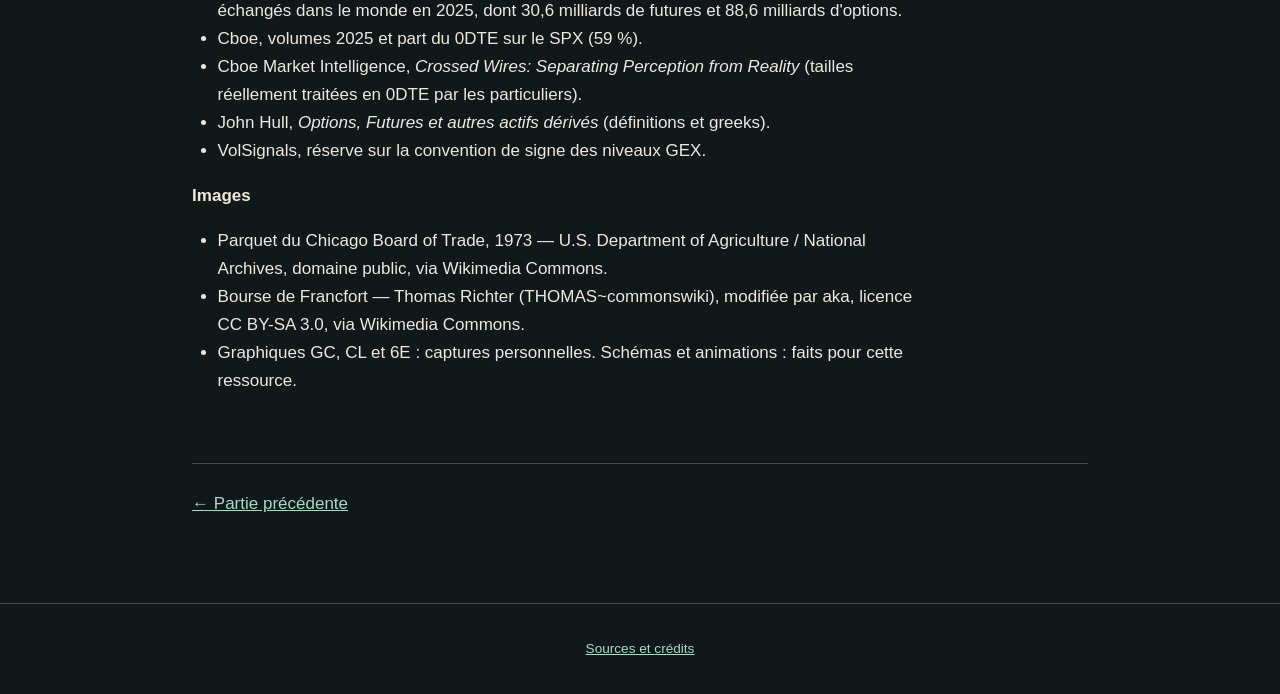
<file: 6.html>
<!doctype html><html lang="fr"><head><meta charset="utf-8"><meta name="viewport" content="width=device-width, initial-scale=1"><title>6. Prompts, TradingView et merci · Formation trading</title><link rel="stylesheet" href="style.css"></head><body><a class="skip" href="#contenu">Aller au contenu</a><header><a class="brand" href="index.html">Formation trading</a><nav aria-label="Sommaire"><a href="1.html" class="">1. L’IA</a><a href="2.html" class="">2. De la finance au trading</a><a href="3.html" class="">3. La mécanique des prix</a><a href="4.html" class="">4. Maths, risque, edge et système</a><a href="5.html" class="">5. Les flux</a><a href="6.html" class="active">6. Prompts, TradingView et merci</a></nav></header><main id="contenu"><h1>Fin — tes prompts, TradingView, merci</h1>
<h2>Ce qu'on a vu</h2>
<p>Cinq parties, une seule idée : <strong>comprendre avant de trader.</strong></p>
<ul>
<li><strong>L'IA</strong> (partie 1) : un outil qui accélère tout le reste, à condition de lui donner du contexte et de garder le dernier mot.</li>
<li><strong>La finance</strong> (partie 2) : un univers immense, dont le trading n'est qu'une fraction. Des marchés reliés entre eux, des produits différents, et une chaîne simple : une information change les attentes, les attentes changent les ordres, les ordres font le prix.</li>
<li><strong>La mécanique des prix</strong> (partie 3) : tout n'est pas dans le prix. 1 achat = 1 vente ; le prix bouge à cause de celui qui est pressé ; le marché cherche son équilibre ; la VWAP et le volume profile te montrent où ; l'absorption te montre qui encaisse.</li>
<li><strong>Les maths</strong> (partie 4) : on ne gagne pas en ayant raison sur un trade, mais avec une espérance positive sur des centaines. Le drawdown passé est un minimum ; le risque se pense par séance ; un système qu'on suit vaut mieux qu'une psychologie qu'on accuse.</li>
<li><strong>Les flux</strong> (partie 5) : derrière le graphique, il y a des acteurs qui achètent et vendent sans regarder le prix. Chaque mécanisme compris est un edge possible.</li>
</ul>
<p>C'est une introduction. Tu n'as pas tout retenu, c'est normal. L'essentiel, c'est de savoir maintenant quelles questions te poser, et dans quel ordre.</p>
<h2>Ce qu'on t'a demandé de faire</h2>
<p>Récapitulé ici, dans l'ordre :</p>
<ol>
<li><strong>Installer ton IA</strong> : l'application Claude ou ChatGPT, l'abonnement à environ 20 $ par mois, puis le prompt d'installation (partie 1).</li>
<li><strong>Pendant deux semaines, n'entrer aucun trade</strong> : noter 20 fois où le prix touche une de tes zones, avec ton verdict (absorption, trapped, ou le prix qui passe), puis regarder ce que le prix a fait ensuite (partie 3).</li>
<li><strong>Lire chaque bougie en trois temps</strong> : observations, analyses, conclusion (partie 3).</li>
<li><strong>Travailler sur le volume profile de la veille</strong>, pas sur celui du jour qui se forme encore (partie 3).</li>
<li><strong>Calculer l'espérance de ton journal</strong>, pas seulement ton taux de réussite (partie 4).</li>
<li><strong>Fixer une perte maximale par séance</strong> et t'arrêter quand elle est atteinte (partie 4).</li>
<li><strong>Écrire ta stratégie en « si… alors… »</strong>, puis la backtester sur au moins 300 trades avant le réel (partie 4).</li>
<li><strong>Tirer tes règles de tes chiffres</strong>, pas de principes copiés (partie 4).</li>
<li><strong>Avant la séance, 30 secondes</strong> : NQ contre ES, les secteurs qui portent, et le calendrier (partie 5).</li>
</ol>
<h2>Tous les prompts</h2>
<h3>Le prompt d'installation (partie 1)</h3>
<p>Dans Claude Code ou Codex, ouvert sur ton dossier de travail.</p>
<pre><code>Je débute avec une IA et je veux qu&#x27;elle me serve vraiment, en particulier
pour le trading. Ce dossier sera notre espace de travail : ne touche à rien
en dehors, et ne me demande jamais de taper une commande.

1. Apprends à me connaître. Pose-moi des questions en français simple, par
   groupes de 3 ou 4, les plus utiles d&#x27;abord (la règle des 20/80 : celles
   dont la réponse change le plus ta façon de m&#x27;aider). Couvre au moins :
   - ce que je fais dans la vie, mon temps disponible, mon niveau en
     informatique ;
   - mon niveau en trading, mes marchés, mon style, ce que j&#x27;ai déjà essayé ;
   - mes projets en cours, trading ou non, et celui qui compte le plus ;
   - à quoi tu dois me servir : apprendre, tenir un journal, analyser mes
     trades, tester une stratégie, coder, m&#x27;organiser… ;
   - ce qui m&#x27;a fait perdre du temps ou de l&#x27;argent jusqu&#x27;ici ;
   - comment je préfère qu&#x27;on me réponde (court, détaillé, avec exemples…).
   Relance quand une réponse est vague. Arrête-toi quand tu as l&#x27;essentiel.

2. Enregistre ce contexte pour ne jamais me le redemander : crée ton fichier
   d&#x27;instructions à la racine de ce dossier (CLAUDE.md si tu es Claude,
   AGENTS.md si tu es Codex). Une page maximum, en puces :
   - qui je suis : niveau, marchés, projets, ce que j&#x27;attends de toi ;
   - comment me répondre : français simple, court par défaut, un exemple
     quand c&#x27;est utile ; dis-le quand tu n&#x27;es pas sûr, et sépare ce qui est
     vérifié de ce qui est supposé ;
   - comment travailler : avant une grosse tâche, un plan court, la solution
     la plus simple d&#x27;abord, et mon accord ; une étape à la fois, vérifiée ;
     rien supprimé ni écrasé sans mon accord ; jamais de mot de passe ni de
     clé ;
   - économiser mes tokens : ne lire que les fichiers utiles à la tâche ; pas
     de long résumé de ce que je viens d&#x27;écrire ; quand une conversation
     devient longue, proposer d&#x27;en ouvrir une neuve ; proposer d&#x27;ajouter ici
     ce que je répète souvent ;
   - le trading : jamais de signal d&#x27;achat ou de vente ; m&#x27;aider à
     comprendre, calculer, tester et tenir mon journal.
   Montre-le-moi avant de l&#x27;enregistrer.

3. Crée seulement les dossiers vraiment utiles à mes projets, et un fichier
   « Bien démarrer » : ce que contient chaque dossier, et comment reprendre
   notre travail la prochaine fois.

4. Termine en me disant les trois façons dont tu peux m&#x27;aider le plus, dans
   l&#x27;ordre.</code><button type="button" class="copy-code">Copier</button></pre>
<h3>Calculer les chiffres de ton journal (partie 4)</h3>
<pre><code>Voici mon journal de trading [colle-le, ou joins le fichier]. Chaque ligne
est un trade avec son résultat en R (ou en argent et le risque pris).
Calcule, en montrant chaque formule : le nombre de trades, le taux de
réussite, le gain moyen et la perte moyenne, l&#x27;espérance par trade,
la moyenne et la médiane, le drawdown maximal et la plus longue série de
pertes. Puis les mêmes chiffres par créneau horaire et par setup, si
l&#x27;information existe. Dis-moi si l&#x27;échantillon est trop petit pour conclure.
Ne me donne aucun conseil d&#x27;achat ou de vente.</code><button type="button" class="copy-code">Copier</button></pre>
<h3>Trouver les trous de ta stratégie (partie 4)</h3>
<pre><code>Voici ma stratégie, écrite en « si… alors… » : [colle-la].
Ne la juge pas sur le fond. Dis-moi seulement :
1. ce qui n&#x27;est pas assez précis pour être testé (un mot flou, une condition
   qu&#x27;on ne peut pas mesurer) ;
2. les cas où deux règles se contredisent ou ne disent rien ;
3. le pourquoi : quel comportement du marché elle est censée capturer, et
   si je l&#x27;ai écrit ;
4. comment la backtester simplement, la méthode la plus simple d&#x27;abord.
Pose-moi des questions plutôt que de deviner.</code><button type="button" class="copy-code">Copier</button></pre>
<h2>Prendre en main TradingView</h2>
<p>TradingView, c'est la plateforme de graphiques que tu croiseras partout, et celle de tous les exemples de cette ressource. La version gratuite suffit pour commencer ; les indicateurs de volume détaillés (footprint, profils) marchent mieux, ou seulement, avec un abonnement Premium.</p>
<p><strong>Un graphique propre.</strong> Tout ce qui est inutile sur un graphique, ça s'enlève. Premier réflexe : clic droit sur un indicateur, puis décoche « valeurs de l'indicateur » et « entrées de l'indicateur ». Et plutôt que l'indicateur volume en bas de l'écran, essaie les bougies de volume : leur épaisseur varie avec le volume échangé.</p>
<p><strong>Plusieurs unités de temps côte à côte.</strong> Clique à gauche du nom de ta mise en page pour afficher plusieurs graphiques sur le même écran. Alt gauche + clic gauche pour passer de l'un à l'autre. Un exemple d'organisation :</p>
<ul>
<li><strong>M5</strong> : l'exécution. Le matin, je ne le regarde pas tout de suite ; je commence par la grosse image ;</li>
<li><strong>M15</strong> : la structure du marché et le scénario de la journée ;</li>
<li><strong>le profil de la veille</strong> (volume profile daily, en 10 min) : chaque matin, tendance ou range, VAH, VAL, POC ;</li>
<li><strong>le profil de la semaine</strong> (en 30 min) : je trace mes zones une fois par semaine, puis chaque matin je regarde très vite si le prix en a touché une.</li>
</ul>
<p>Avec deux écrans, deux mises en page : une pour la vue globale (les profils, les niveaux, le H4), une pour l'exécution (M5 et M15). Crée la seconde avec « Nouvelle mise en page », puis clic droit entre les deux onglets pour les synchroniser avec la même couleur : le symbole change partout d'un coup.</p>
<p><strong>Un code couleur par unité de temps, toujours le même.</strong> Vert = monthly, rose = weekly, jaune = daily (et tout ce qui vient du profil de la veille), bleu = H4, blanc = M15. Tu te relis en une seconde. Et si tu postes tes graphiques sur le Discord, on parle la même langue : si ton H4 est en jaune fluo alors que pour moi c'est du daily, on va vite s'y perdre. Sans pour autant devenir des clones.</p>
<p><strong>Des modèles, pour ne rien refaire deux fois.</strong> Enregistre tes indicateurs en modèle (l'icône des cubes, à côté des indicateurs), et tes outils de dessin aussi : un modèle pour les rectangles, un pour les traits, un pour les fibos. Les outils qui servent le plus : long / short, rectangle, fibo, droite, droite verticale, pinceau, et le <strong>callout</strong>, pour annoter un graphique en pointant exactement ce que tu montres.</p>
<p><strong>Des alertes, plutôt que fixer l'écran.</strong> Mets des alertes sur tes niveaux et sur tes indicateurs : TradingView te prévient quand le prix arrive à ta zone.</p>
<p><strong>Partager un graphique.</strong> Le bouton de capture donne un lien vers une image de ton graphique. Avec le symbole, l'unité de temps, la date et l'heure, c'est ce qu'il faut pour poser une question, sur le Discord comme à ton IA.</p>
<h3>Mes indicateurs, gratuits</h3>
<p>Tous sur TradingView ; ajoute-les à tes favoris depuis leur page.</p>
<ul>
<li><a href="https://www.tradingview.com/script/11rnSkIL-DR-IDR-VWAP-FVG/" rel="noopener" target="_blank">DR / IDR / VWAP / FVG</a> : les VWAP daily, weekly et monthly avec leurs zones, le DR, et les FVG.</li>
<li><a href="https://www.tradingview.com/script/m4oN87Ur-VWAP-triple/" rel="noopener" target="_blank">VWAP triple</a> : trois VWAP (séance, semaine, mois), chacune avec ses écarts-types.</li>
<li><a href="https://www.tradingview.com/script/2KPQ4YbO-VP-Daily-Footprint/" rel="noopener" target="_blank">VP Daily Footprint</a> : le volume profile de la veille (POC, VAH, VAL, HVN, LVN), prolongé sur la journée. Mieux avec Premium.</li>
<li><a href="https://www.tradingview.com/script/MJ9s9BxB-Volume-Profile-Levels/" rel="noopener" target="_blank">Volume Profile Levels</a> : les niveaux des profils de la semaine et du mois précédents. Mieux avec Premium.</li>
<li><a href="https://www.tradingview.com/script/C0WsNsTj-Composite-Volume-Profile/" rel="noopener" target="_blank">Composite Volume Profile</a> : le profil de toute l'année en cours.</li>
<li><a href="https://www.tradingview.com/script/C9uHSGvw-Delta-Profile-Daily/" rel="noopener" target="_blank">Delta Profile Daily</a> : la répartition du delta par niveau de prix. Premium nécessaire.</li>
<li><a href="https://www.tradingview.com/script/kuRlS66e-TPO-Daily-Electronic-v2/" rel="noopener" target="_blank">TPO Daily Electronic v2</a> : le profil TPO (market profile), en daily ou en weekly.</li>
<li><a href="https://www.tradingview.com/script/gz2WLAZm-Niveaux-many/" rel="noopener" target="_blank">Niveaux many</a> : niveaux de liquidité et points pivots.</li>
<li><a href="https://www.tradingview.com/script/iVSxDoHs-SMC-Choch-many/" rel="noopener" target="_blank">SMC CHoCH many</a> : les changements de structure (CHoCH).</li>
</ul>
<h2>Merci</h2>
<p>Merci de ta confiance.</p>
<p>C'est déjà une première très bonne chose d'avoir fini tout ça ; tu verras que tu seras sûrement un des rares. Tu as lu ce que la plupart des gens ne liront jamais : ils veulent des signaux, pas des mécanismes ni de la compréhension.</p>
<p>Si besoin, pose tes questions sur le Discord : <a href="https://discord.gg/TdYzGJacw" rel="noopener" target="_blank">discord.gg/TdYzGJacw</a></p>
<p>Je sais que c'est pas simple. Revoir des notions de maths, retrouver un esprit stats, comprendre des mécanismes plus complexes : ça prend du temps, et c'est normal.</p>
<p>Les pertes, les journées où rien ne marche, les semaines où t'as l'impression de stagner : c'est le jeu. Une chose à la fois, étape par étape.</p>
<p>Merci d'avoir pris ce temps-là. Force à toi.</p>
<p>J'espère que ça t'a aidé.</p>
<p><strong>Pour me soutenir :</strong></p>
<ul>
<li><strong>Le mentorat, 70 € par mois</strong>, adapté à tous les niveaux : apprendre les confluences pour créer ta stratégie et ton analyse technique ; les bases de la finance, des mécanismes, des flux et du volume ; le contexte macro ; l'optimisation des prop firms et une introduction à la pensée statistique ; et des questions / réponses. Ça sert juste à accélérer, cadrer, optimiser l'apprentissage. Rien de nécessaire : les ressources gratuites du Discord suffisent pour être autonome. Et pour chaque personne que tu ramènes au mentorat, je t'offre une semaine.</li>
<li><strong>Le vault Obsidian, 15 €.</strong> Mon second cerveau, l'architecture de Jarvis : un vault rangé pour que l'IA retrouve tes notes, tes trades et tes décisions.</li>
<li><strong>Des petits outils.</strong> Je pense vendre d'autres morceaux de mes projets, si ça peut intéresser : les codes sources de mes indicateurs, le brief macro du matin (ce qui a changé, ce que le marché attendait). Dis-moi sur le Discord lequel t'intéresse : je commencerai par le plus demandé.</li>
<li><strong>Et surtout, bientôt : un projet pour mieux apprendre.</strong> Une ressource comme celle-ci ne se retient pas en une lecture ; le temps qu'il faut pour l'intégrer dépend de beaucoup de choses. Ce projet sert à ça : retenir mieux et plus vite, avec moins d'effort. L'annonce se fera sur le Discord.</li>
</ul>
<h2 id="sources">Sources</h2>
<p><strong>Partie 1 — l'IA</strong></p>
<ul>
<li>Addy Osmani, <em>Beyond Vibe Coding</em> (problème des 70 %, contexte, planification, itération, gestion de la mémoire et de la confiance).</li>
<li>Rick Dakan, Joseph Feller et Anthropic, <em>AI Fluency: Framework and Foundations</em> (délégation, description, discernement, diligence).</li>
<li>Bobby Trading, série d'initiation, partie 3 (pas de bot, pas de signaux).</li>
</ul>
<p><strong>Partie 2 — de la finance au trading</strong></p>
<ul>
<li>BIS, <em>Triennial Central Bank Survey</em> 2025, résultats finaux de juin 2026 : 9 510 Md$ échangés par jour sur le marché des changes (avril 2025).</li>
<li>WFE, <em>Market Statistics</em>, édition d'octobre 2026 : 169 000 Md$ de capitalisation boursière mondiale (fin août 2026).</li>
<li>SIFMA, <em>Capital Markets Fact Book</em> 2026 : 160 700 Md$ d'obligations en circulation dans le monde (2025).</li>
<li>BIS, statistiques des dérivés de gré à gré (tableau D5.1, mai 2026) : 844 578 Md$ d'encours notionnel (fin 2025).</li>
<li>CME Group, <em>The 30-Second Rule</em> (2025) : 394 Md$ échangés par jour en moyenne sur l'E-mini S&P 500 (2024).</li>
<li>20 Minute University, « All of Economics » (rareté, marchés, monnaie, inflation, taux).</li>
<li>MenthorQ, approche macro top-down vers les actions.</li>
<li>Morgan Housel, <em>The Psychology of Money</em>.</li>
<li>Bobby Trading, série d'initiation (marchés et produits, analyse technique, psychologie et money management).</li>
</ul>
<p><strong>Partie 3 — la mécanique des prix</strong></p>
<ul>
<li>Bobby Trading, « 30 minutes pour apprendre à trader avec l'order flow ».</li>
<li>GexDash / The Hub, modules <em>Order Flow — Les Fondamentaux</em> et <em>Volume Profile & VWAP</em>.</li>
<li>Captures personnelles sur GC, CL et 6E.</li>
</ul>
<p><strong>Partie 4 — maths, risque, edge et système</strong></p>
<ul>
<li>Roan (@RohOnChain), publication sur les mathématiques du trading.</li>
<li>Fabervaale, protocole de gestion du risque par environnement (prop firm, compétition, compte personnel).</li>
<li>Bobby Trading, partie 3 (money management).</li>
</ul>
<p><strong>Partie 5 — les flux</strong></p>
<ul>
<li>S&P Dow Jones Indices, communiqués trimestriels sur les rachats d'actions du S&P 500 (1 020 Md$ sur 12 mois à fin septembre 2025).</li>
<li>Société Générale, suivi de l'industrie CTA (environ 340 Md$ d'encours).</li>
<li>OCC, volumes d'options 2025 (15,2 milliards de contrats).</li>
<li>FIA, <em>ETD Volume</em>, décembre 2025 : 119,3 milliards de contrats de futures et d'options échangés dans le monde en 2025, dont 30,6 milliards de futures et 88,6 milliards d'options.</li>
<li>Cboe, volumes 2025 et part du 0DTE sur le SPX (59 %).</li>
<li>Cboe Market Intelligence, <em>Crossed Wires: Separating Perception from Reality</em> (tailles réellement traitées en 0DTE par les particuliers).</li>
<li>John Hull, <em>Options, Futures et autres actifs dérivés</em> (définitions et greeks).</li>
<li>VolSignals, réserve sur la convention de signe des niveaux GEX.</li>
</ul>
<p><strong>Images</strong></p>
<ul>
<li>Parquet du Chicago Board of Trade, 1973 — U.S. Department of Agriculture / National Archives, domaine public, via Wikimedia Commons.</li>
<li>Bourse de Francfort — Thomas Richter (THOMAS~commonswiki), modifiée par aka, licence CC BY-SA 3.0, via Wikimedia Commons.</li>
<li>Graphiques GC, CL et 6E : captures personnelles. Schémas et animations : faits pour cette ressource.</li>
</ul><div class="pager"><a href="5.html">← Partie précédente</a><span></span></div></main><footer><a href="6.html#sources">Sources et crédits</a></footer><script src="anim.js" defer></script><script>
document.querySelectorAll('.copy-code').forEach(button => {
  button.addEventListener('click', async () => {
    try {
      await navigator.clipboard.writeText(button.parentElement.querySelector('code').textContent);
      button.textContent = 'Copié';
      setTimeout(() => { button.textContent = 'Copier'; }, 1600);
    } catch (error) {
      button.textContent = 'Copie indisponible';
      setTimeout(() => { button.textContent = 'Copier'; }, 1600);
    }
  });
});
</script></body></html>
</file>
<file: style.css>
:root{font-family:Inter,Segoe UI,Arial,sans-serif;color:#ede9dd;background:#111819;font-size:17px;line-height:1.65}*{box-sizing:border-box}body{margin:0}a{color:#a7d9c9}a:hover{color:#fff}header{background:#162223;border-bottom:1px solid #38504c;padding:1rem max(1rem,calc((100vw - 1120px)/2));position:relative}.brand{display:block;color:#e7d4aa;text-decoration:none;font-weight:700;letter-spacing:.04em;margin-bottom:.7rem}nav[aria-label=Sommaire]{display:flex;gap:.6rem;flex-wrap:wrap}nav[aria-label=Sommaire] a{font-size:.78rem;line-height:1.25;padding:.45rem .55rem;border:1px solid #41625b;border-radius:.35rem;text-decoration:none;color:#cae2d9}.active,nav a:hover{background:#29463f}main{max-width:940px;margin:auto;padding:2.5rem 1.3rem 5rem}h1,h2,h3{font-family:Georgia,serif;line-height:1.2;color:#f1ddaf}h1{font-size:clamp(2.2rem,5vw,3.7rem)}h2{font-size:1.8rem;margin-top:2.8rem;border-top:1px solid #40514b;padding-top:1.3rem}h3{font-size:1.3rem;margin-top:2rem}p,li{max-width:76ch}ul,ol{padding-left:1.5rem}blockquote{background:#23312e;border-left:4px solid #b7ad79;margin:1.4rem 0;padding:.5rem 1.2rem}blockquote p{margin:.5rem 0}mark{background:#665330;color:#fff0c8;padding:.05rem .2rem}table{display:block;overflow-x:auto;border-collapse:collapse;max-width:100%;font-size:.88rem}th,td{border:1px solid #50635d;padding:.45rem .65rem;min-width:120px}th{background:#23312e}code{font-family:Consolas,monospace}pre{overflow-x:auto;background:#202b2a;padding:1rem;border-radius:.4rem}pre code{white-space:pre-wrap}.draft{border-left:3px solid #cfad6c;padding:.6rem 1rem;background:#2b2922;color:#f3dfb5}.figure{border:1px solid #547469;background:#1b2a28;border-radius:1rem;padding:1rem;margin:2rem 0}.figure figcaption{font-family:Georgia,serif;font-size:1.35rem;color:#f1ddaf;font-weight:700}.figure ol{display:grid;grid-template-columns:repeat(4,minmax(0,1fr));gap:.65rem;list-style:none;padding:0}.figure li{background:#29413b;border-top:4px solid #c8af75;border-radius:.45rem;padding:.8rem;min-height:10rem}.figure li strong{display:block;color:#fff}.figure li p{font-size:.84rem;margin:.5rem 0}.step{display:block;color:#d6bf89;font-size:1.5rem;font-weight:800}.figure small{color:#b9cbc3}.pager{display:flex;justify-content:space-between;gap:1rem;border-top:1px solid #40514b;padding-top:1.5rem;margin-top:4rem}.toc{display:grid;grid-template-columns:repeat(2,minmax(0,1fr));gap:.7rem;margin:2rem 0}.toc a{border:1px solid #547469;padding:1rem;border-radius:.5rem;text-decoration:none}footer{border-top:1px solid #40514b;text-align:center;padding:2rem;color:#b6c5bd;font-size:.8rem}.skip{position:absolute;left:-10000px}.skip:focus{left:1rem;top:1rem;background:#fff;color:#111;padding:.5rem;z-index:10}@media(max-width:680px){main{padding:1.3rem 1rem 3rem}nav[aria-label=Sommaire]{overflow-x:auto;flex-wrap:nowrap;padding-bottom:.3rem}nav[aria-label=Sommaire] a{white-space:nowrap}.figure ol,.toc{grid-template-columns:1fr 1fr}.figure li{min-height:0}}@media(max-width:420px){.figure ol,.toc{grid-template-columns:1fr}}
.capture,.figure{max-width:calc(76ch + 6rem)}.capture{margin:2rem 0}.capture img{display:block;max-width:100%;height:auto;border:1px solid #547469;border-radius:.4rem}.capture figcaption{font-size:.84rem;color:#b9cbc3;margin-top:.5rem}

/* Figures animées : couleurs de la charte existante, un geste par état. */
.scene{display:block;width:100%;height:auto;margin:.4rem 0 .8rem;font-family:inherit}
.scene text{fill:#ede9dd}.scene .doux{fill:#b9cbc3}.scene .or{fill:#e7d4aa}.scene .up{fill:#8fd1b4}.scene .dn{fill:#e39a86}
.scene .grille{stroke:#40514b;stroke-width:1}.scene .cadre{fill:#1f302d;stroke:#40514b}.scene .boite{fill:#29413b;stroke:#547469}
.scene .jeton{fill:#b9cbc3}.scene .barre,.scene .vol{fill:#6f8d85}.scene .bougie{fill:#a7d9c9}.scene .point{fill:#a7d9c9}
.scene .or-plein,.scene .tete{fill:#c8af75}.scene .prix{stroke:#ede9dd;stroke-width:2.5}.scene .vwap{stroke:#c8af75;stroke-width:3}
.scene .sombre{fill:#1f302d}
.scene .bande{stroke:#c8af75;stroke-width:1.5;stroke-dasharray:6 5}.scene .repere{stroke:#c8af75;stroke-width:1.5;stroke-dasharray:5 5}
.scene .fleche,.scene .fleche-up,.scene .retour{stroke:#c8af75;stroke-width:2}.scene .fleche-up{stroke:#8fd1b4}.scene .retour{stroke-dasharray:6 5}
.scene .up-l{stroke:#8fd1b4;stroke-width:3}.scene .or-l{stroke:#c8af75;stroke-width:3}.scene .dn-l{stroke:#e39a86;stroke-width:3}
.anim [class*=" k"],.anim [class^="k"],.anim [class*=" only"],.anim [class^="only"]{opacity:0;transition:opacity .5s ease,stroke-dashoffset 1.1s ease,transform .6s ease}
.anim .draw{stroke-dasharray:1;stroke-dashoffset:1}.anim .retour.draw{stroke-dasharray:none}
.anim .grow{transform:scaleX(0);transform-box:fill-box;transform-origin:left}
.anim .o2,.anim .o4{transition:opacity .35s ease}
.figure.anim li{transition:border-color .3s,background .3s}.figure.anim li.on{background:#335249;border-top-color:#f1ddaf}
.rejouer,.choix button{font:inherit;font-size:.82rem;color:#e7d4aa;background:none;border:1px solid #547469;border-radius:.35rem;padding:.35rem .7rem;cursor:pointer;margin:.2rem .4rem .2rem 0}
.rejouer:hover,.choix button:hover{background:#29463f}.choix{margin:.3rem 0}.verdict{margin:.4rem 0;color:#f3dfb5;min-height:1.4em}
@media(prefers-reduced-motion:reduce){.anim *{transition:none!important}}
.anim[data-state="1"] .k1,.anim[data-state="2"] .k1,.anim[data-state="3"] .k1,.anim[data-state="4"] .k1{opacity:1;stroke-dashoffset:0;transform:none}
.anim[data-state="1"] .o1,.anim[data-state="2"] .o1,.anim[data-state="3"] .o1,.anim[data-state="4"] .o1{opacity:0}
.anim[data-state="1"] .only1{opacity:1;stroke-dashoffset:0}
.anim[data-state="2"] .k2,.anim[data-state="3"] .k2,.anim[data-state="4"] .k2{opacity:1;stroke-dashoffset:0;transform:none}
.anim[data-state="2"] .o2,.anim[data-state="3"] .o2,.anim[data-state="4"] .o2{opacity:0}
.anim[data-state="2"] .only2{opacity:1;stroke-dashoffset:0}
.anim[data-state="3"] .k3,.anim[data-state="4"] .k3{opacity:1;stroke-dashoffset:0;transform:none}
.anim[data-state="3"] .o3,.anim[data-state="4"] .o3{opacity:0}
.anim[data-state="3"] .only3{opacity:1;stroke-dashoffset:0}
.anim[data-state="4"] .k4{opacity:1;stroke-dashoffset:0;transform:none}
.anim[data-state="4"] .o4{opacity:0}
.anim[data-state="4"] .only4{opacity:1;stroke-dashoffset:0}
@media(max-width:680px){.scene-wrap{overflow-x:auto}.scene{min-width:560px}}
@media(max-width:420px){.figure.anim ol{grid-template-columns:1fr 1fr}.figure.anim li{padding:.6rem}.figure.anim li p{font-size:.78rem}}
.choix .question{margin:.2rem 0 .4rem;color:#e7d4aa;font-weight:700}
.zoom{cursor:zoom-in}.fige{overflow:hidden}
.visionneuse{position:fixed;inset:0;z-index:20;background:rgba(8,12,12,.93);display:flex;align-items:center;justify-content:center;padding:3.5rem 1rem 1rem;cursor:zoom-out}
.visionneuse[hidden]{display:none}.visionneuse img{max-width:100%;max-height:100%;border-radius:.4rem}
.fermer{position:absolute;top:.8rem;right:.8rem;font:inherit;font-size:.95rem;color:#111;background:#e7d4aa;border:0;border-radius:.35rem;padding:.45rem .8rem;cursor:pointer}

.callout{background:#202e2b;border-left:3px solid #547469;border-radius:.35rem;margin:1.4rem 0;padding:.6rem 1.2rem}.callout p{margin:.5rem 0}.callout-important{border-left:5px solid #e7d4aa;background:#29413b}.callout-important>p:first-child{color:#f1ddaf;font-size:1.1rem}.callout-warning{border-left-color:#e39a86}.callout-tip{border-left-color:#8fd1b4}
.copy-code{display:block;margin:.7rem 0 0 auto;font:inherit;font-size:.78rem;color:#b9cbc3;background:none;border:1px solid #547469;border-radius:.3rem;padding:.25rem .65rem;cursor:pointer}.copy-code:hover{background:#29463f;color:#fff}

/* Captures empilées : la même échelle pour l'image et ses cadres. */
.capture-stack{position:relative;aspect-ratio:2714/1443;margin:.8rem 0;background:#111819;border-radius:.4rem;overflow:hidden}
.capture-stack a{display:block;position:absolute;inset:0}
.capture-stack img{position:absolute;inset:0;width:100%;height:100%;object-fit:contain;pointer-events:none}
.highlight{position:absolute;border:2px solid #c8af75;border-radius:.3rem;box-shadow:0 0 0 1px #111819;pointer-events:none}
.game-stats{display:flex;flex-wrap:wrap;gap:.4rem 1.2rem;font-size:.9rem}.game-stats strong{color:#e7d4aa}.demo-label{font-size:.8rem;color:#b9cbc3}
.choix button[aria-pressed="true"]{background:#335249;border-color:#f1ddaf}

#figure-14>small:last-child,#figure-15>small:last-child{display:none}

/* Figure 18 : plus large que la colonne, en relief. */
.scene .dalle{fill:url(#dalle18);stroke:#5d8278}
@media(min-width:1000px){#figure-18{max-width:none;width:min(1100px,calc(100vw - 3rem));margin-left:calc(50% - min(550px,calc(50vw - 1.5rem)))}}
@media(max-width:680px){#figure-18 .scene{min-width:760px}}
</file>
